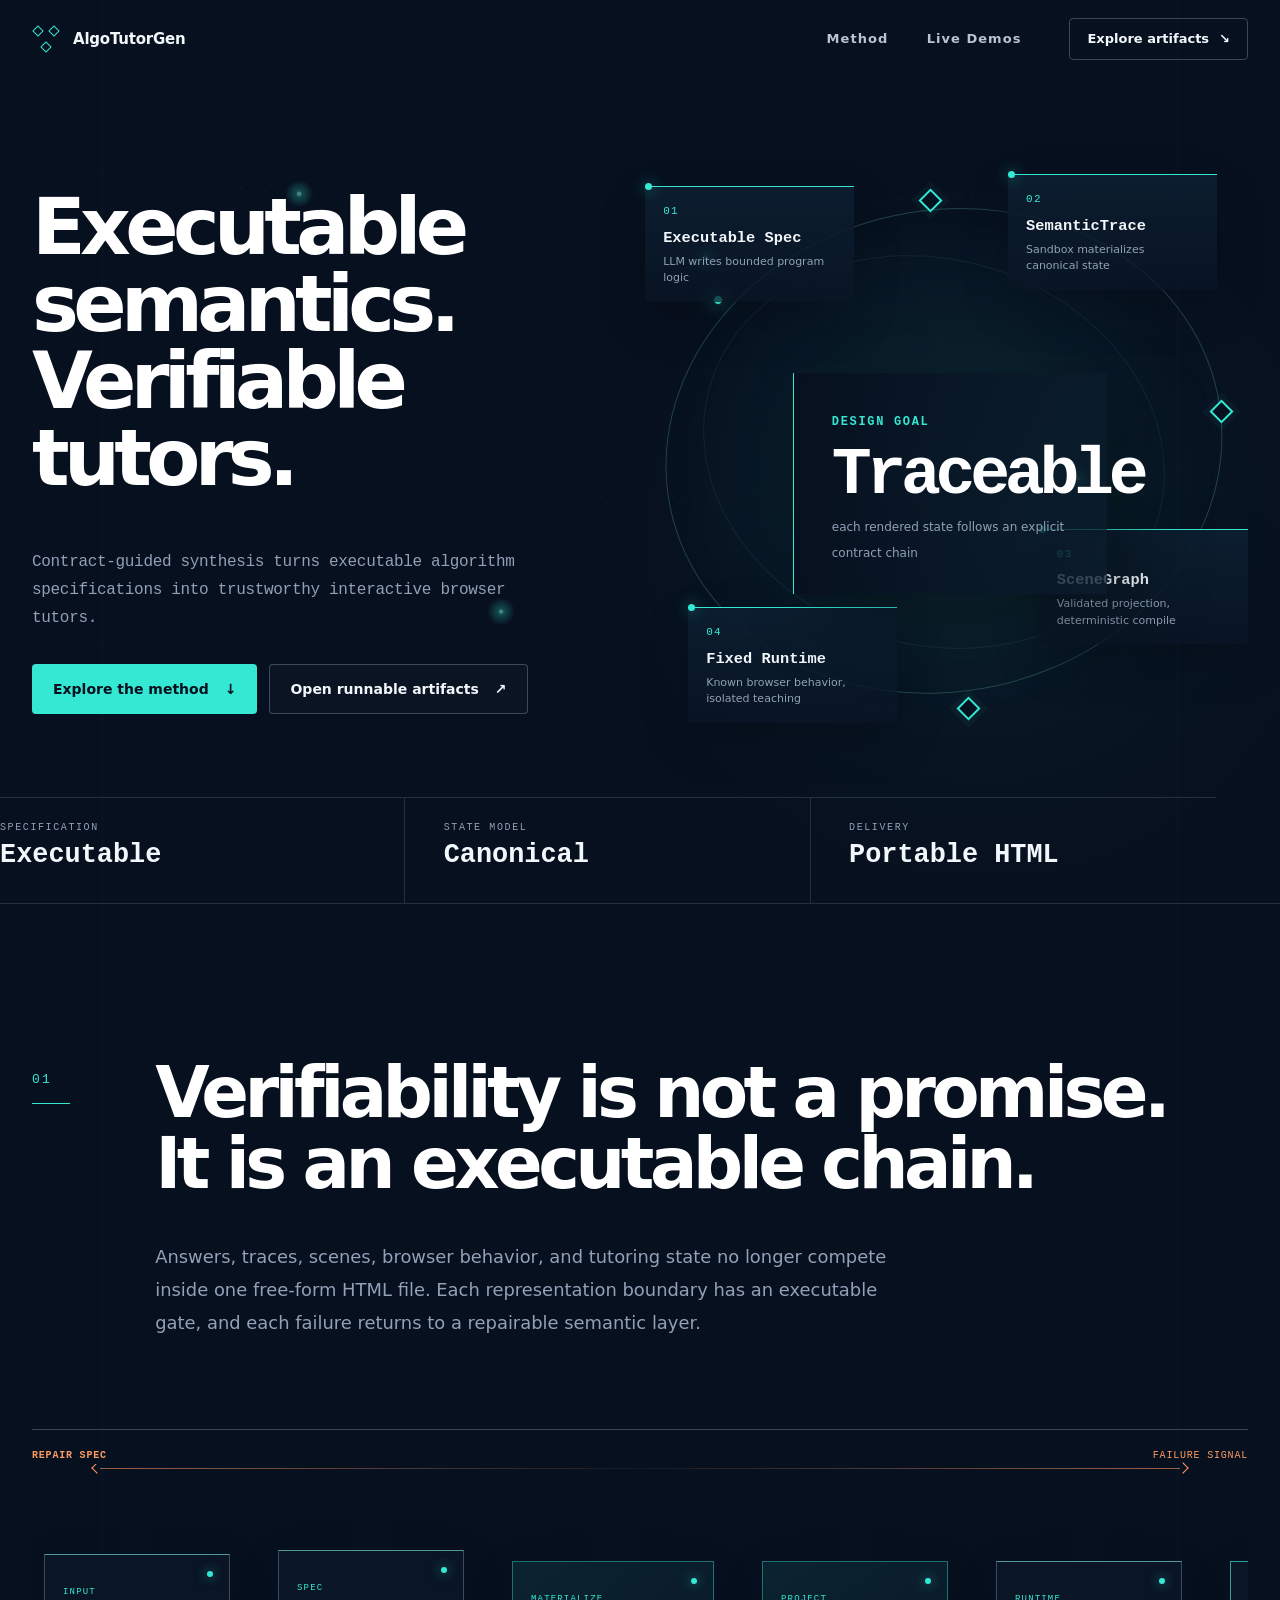
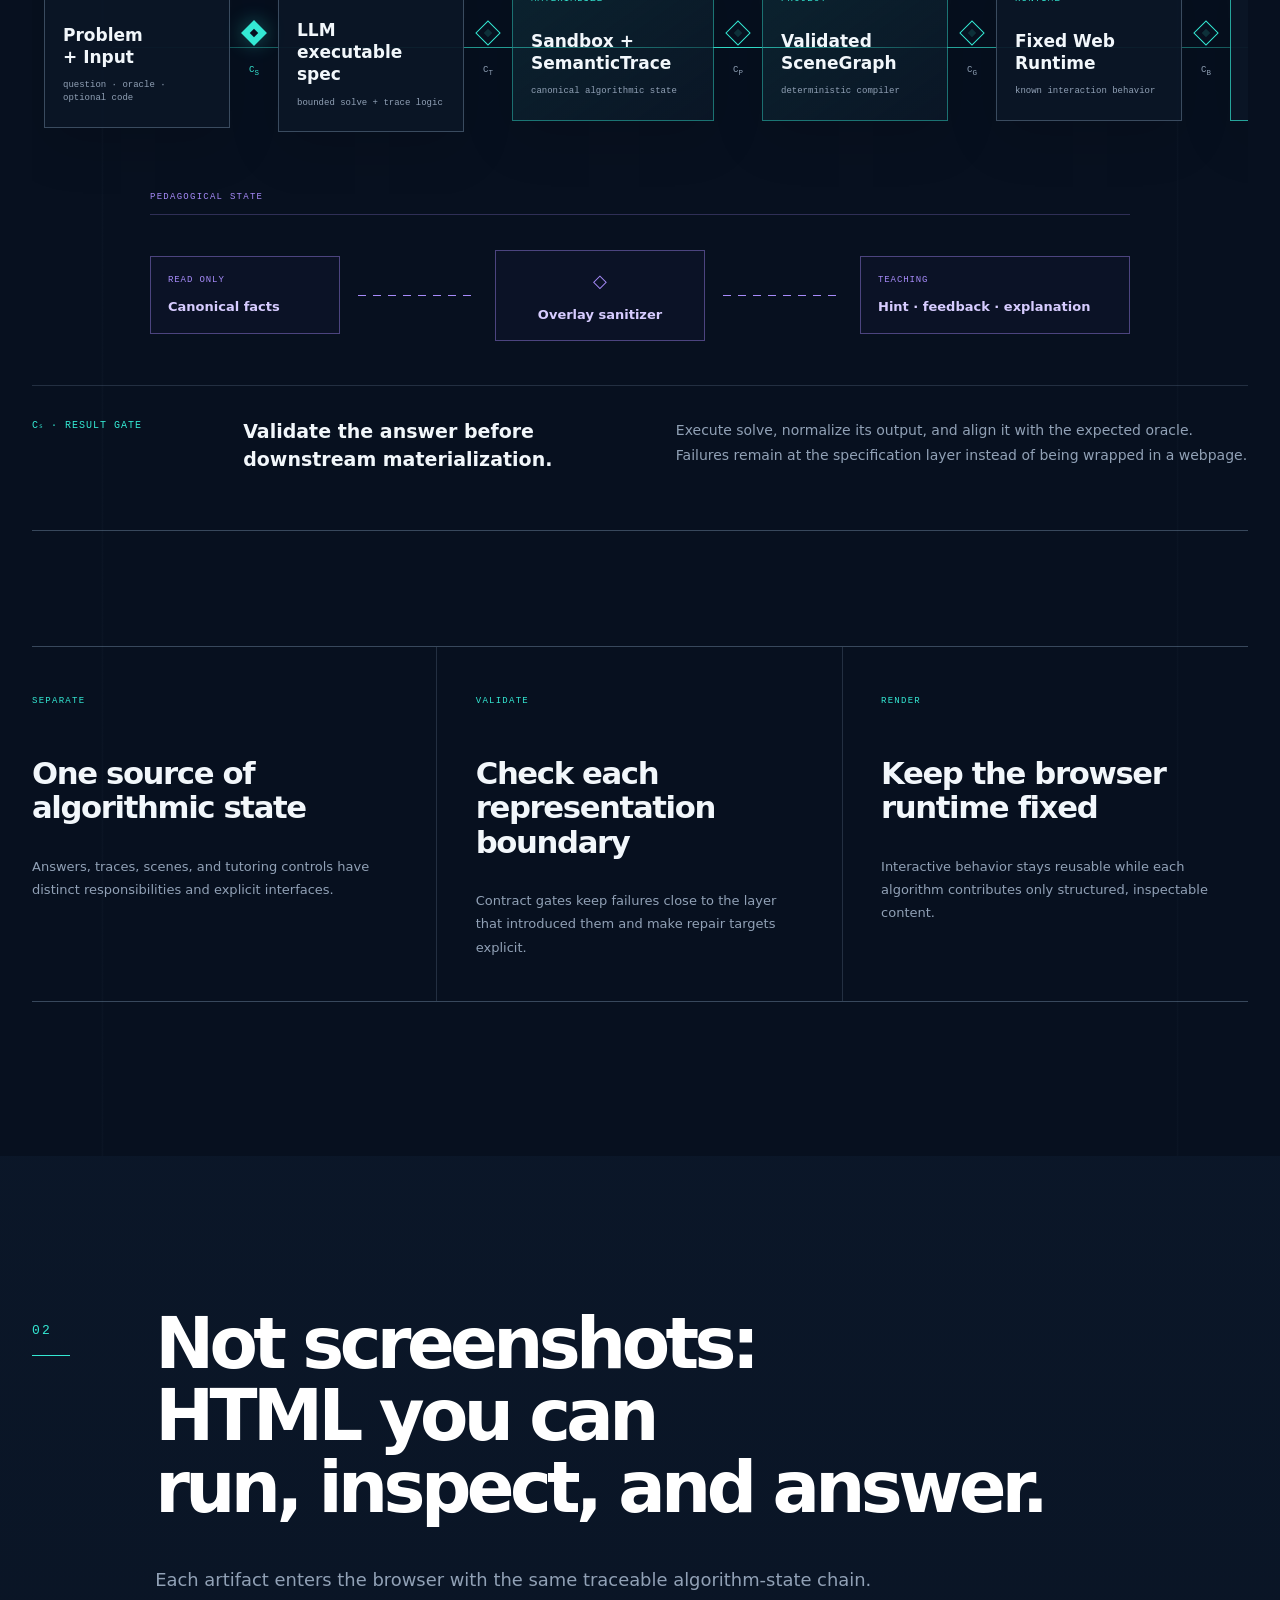
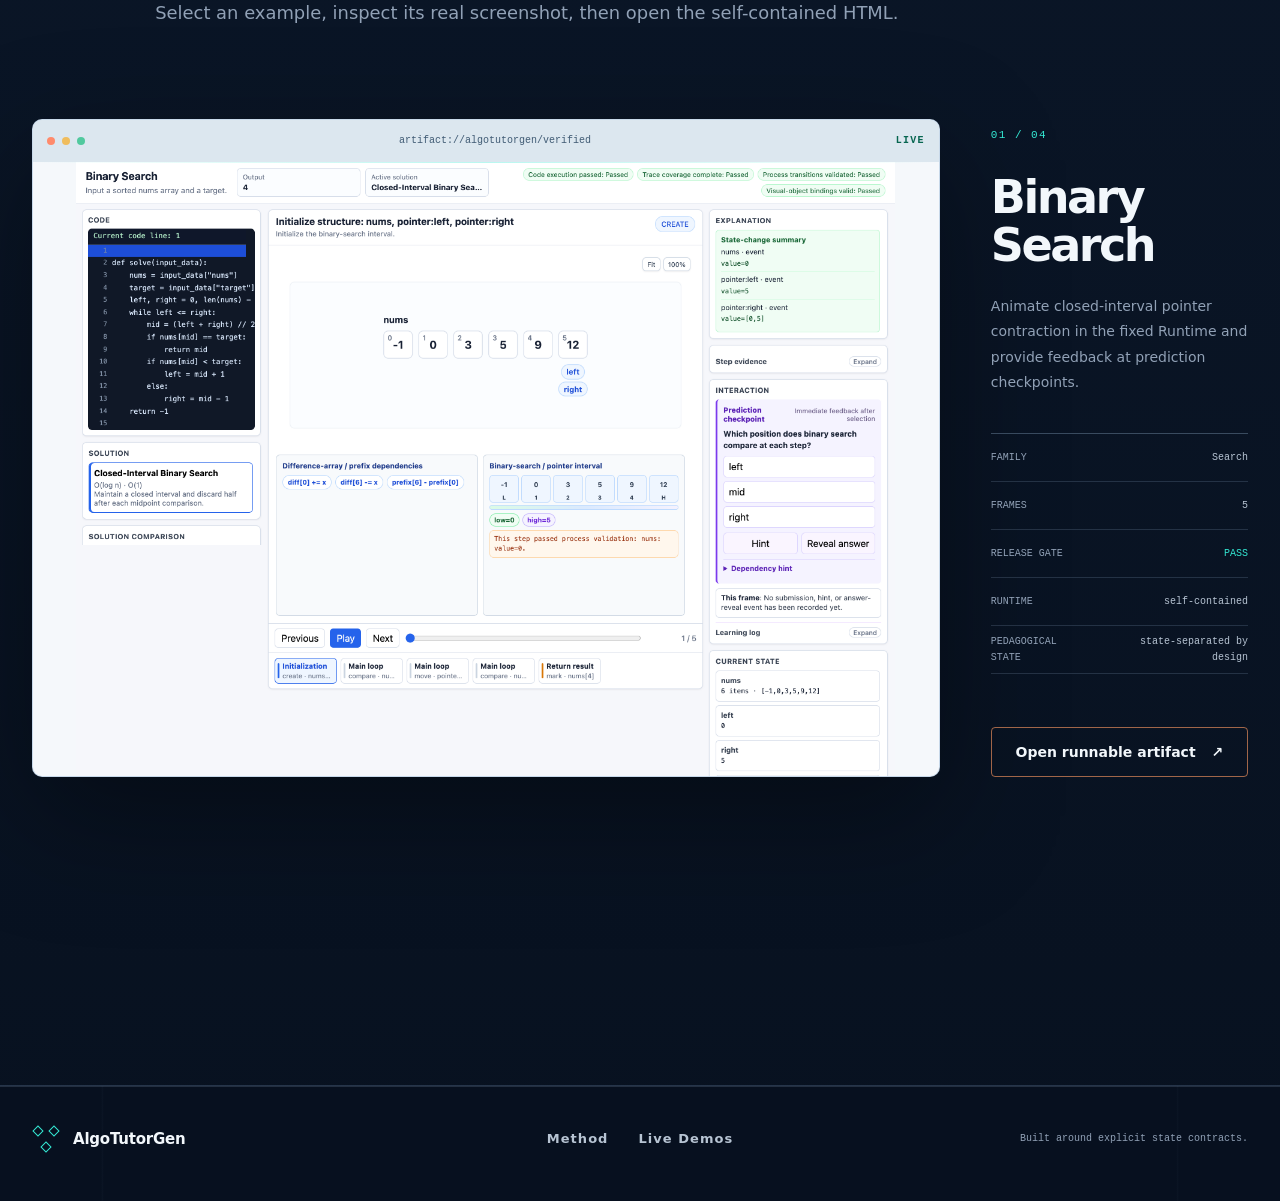
<file: index.html>
<!doctype html>
<html lang="en">
<head>
  <meta charset="utf-8">
  <meta name="viewport" content="width=device-width, initial-scale=1">
  <meta name="theme-color" content="#07101f">
  <meta name="robots" content="noindex, nofollow, noarchive, nosnippet">
  <meta name="referrer" content="no-referrer">
  <meta name="description" content="AlgoTutorGen turns executable algorithm specifications into interactive browser tutors. Explore the contract-guided workflow and four runnable HTML demos.">
  <meta property="og:type" content="website">
  <meta property="og:title" content="AlgoTutorGen">
  <meta property="og:description" content="Executable semantics. Interactive tutors. Explore the workflow and runnable demos.">
  <title>AlgoTutorGen · Interactive Algorithm Tutors</title>
  <link rel="icon" href="./favicon.ico">
  <link rel="stylesheet" href="./styles.css">
  <script>document.documentElement.classList.add('js');if(matchMedia('(prefers-reduced-motion: reduce)').matches)document.documentElement.classList.add('reduce-motion');</script>
</head>
<body>
  <a class="skip-link" href="#main">Skip to content</a>
  <div class="scroll-progress" aria-hidden="true"><span id="scroll-progress-bar"></span></div>

  <header class="site-header" id="top">
    <div class="header-inner">
      <a class="brand" href="#main" aria-label="AlgoTutorGen home">
        <span class="brand-mark" aria-hidden="true"><i></i><i></i><i></i></span>
        <span>AlgoTutorGen</span>
      </a>
      <nav class="desktop-nav" aria-label="Primary navigation">
        <a href="#method">Method</a>
        <a href="#artifacts">Live Demos</a>
      </nav>
      <div class="header-actions">
        <a class="header-action" href="#artifacts">Explore artifacts <span aria-hidden="true">↘</span></a>
        <button class="menu-toggle" type="button" aria-expanded="false" aria-controls="mobile-nav" aria-label="Open navigation menu">
          <span></span><span></span>
        </button>
      </div>
    </div>
    <nav class="mobile-nav" id="mobile-nav" aria-label="Mobile navigation" hidden>
      <a href="#method">Method</a>
      <a href="#artifacts">Live Demos</a>
    </nav>
  </header>

  <main id="main">
    <section class="hero" aria-labelledby="hero-title">
      <canvas id="trace-canvas" aria-hidden="true"></canvas>
      <div class="hero-grid page-shell">
        <div class="hero-copy" data-reveal>
          <h1 class="hero-title" id="hero-title">Executable semantics.<br>Verifiable tutors.</h1>
          <p class="hero-lede">Contract-guided synthesis turns executable algorithm specifications into trustworthy interactive browser tutors.</p>
          <div class="hero-actions">
            <a class="button button-primary" href="#method">Explore the method <span aria-hidden="true">↓</span></a>
            <a class="button button-ghost" href="#artifacts">Open runnable artifacts <span aria-hidden="true">↗</span></a>
          </div>
        </div>

        <div class="hero-visual" data-reveal>
          <div class="orbit-halo" aria-hidden="true"></div>
          <div class="contract-orbit" aria-label="Contract chain from an executable specification to a fixed Web Runtime">
            <div class="orbit-path" aria-hidden="true">
              <span class="trace-dot trace-dot-a"></span>
              <span class="trace-dot trace-dot-b"></span>
            </div>
            <div class="orbit-node orbit-node-spec">
              <span class="orbit-index">01</span>
              <strong>Executable Spec</strong>
              <small>LLM writes bounded program logic</small>
            </div>
            <span class="orbit-gate gate-a" aria-label="Result contract gate"></span>
            <div class="orbit-node orbit-node-trace">
              <span class="orbit-index">02</span>
              <strong>SemanticTrace</strong>
              <small>Sandbox materializes canonical state</small>
            </div>
            <span class="orbit-gate gate-b" aria-label="Trace contract gate"></span>
            <div class="orbit-node orbit-node-scene">
              <span class="orbit-index">03</span>
              <strong>SceneGraph</strong>
              <small>Validated projection, deterministic compile</small>
            </div>
            <span class="orbit-gate gate-c" aria-label="Scene contract gate"></span>
            <div class="orbit-node orbit-node-runtime">
              <span class="orbit-index">04</span>
              <strong>Fixed Runtime</strong>
              <small>Known browser behavior, isolated teaching</small>
            </div>
            <div class="design-card">
              <span class="design-label">DESIGN GOAL</span>
              <strong>Traceable</strong>
              <small>each rendered state follows an explicit contract chain</small>
            </div>
          </div>
        </div>
      </div>

      <dl class="feature-rail page-shell">
        <div><dt>specification</dt><dd>Executable</dd></div>
        <div><dt>state model</dt><dd>Canonical</dd></div>
        <div><dt>delivery</dt><dd>Portable HTML</dd></div>
      </dl>
    </section>

    <section id="method" class="section method-section" aria-labelledby="method-title">
      <div class="page-shell">
        <header class="section-heading method-heading" data-reveal>
          <span class="section-number" aria-hidden="true">01</span>
          <div>
            <h2 id="method-title">Verifiability is not a promise.<br>It is an executable chain.</h2>
            <p>Answers, traces, scenes, browser behavior, and tutoring state no longer compete inside one free-form HTML file. Each representation boundary has an executable gate, and each failure returns to a repairable semantic layer.</p>
          </div>
        </header>

        <div class="pipeline-shell" data-reveal>
          <div class="repair-loop" aria-hidden="true"><span>failure signal</span><i></i><b>repair spec</b></div>
          <div class="pipeline-scroll" tabindex="0" aria-label="Scroll horizontally to inspect the complete method chain">
            <div class="pipeline" aria-label="Method chain from a problem to interactive HTML">
              <div class="pipe-node pipe-input"><span>INPUT</span><strong>Problem<br>+ Input</strong><small>question · oracle · optional code</small></div>
              <button class="gate-button is-active" type="button" data-gate="result" aria-pressed="true" aria-label="Inspect the Result gate"><i></i><span>C<sub>S</sub></span></button>
              <div class="pipe-node"><span>SPEC</span><strong>LLM executable<br>spec</strong><small>bounded solve + trace logic</small></div>
              <button class="gate-button" type="button" data-gate="trace" aria-pressed="false" aria-label="Inspect the Trace gate"><i></i><span>C<sub>T</sub></span></button>
              <div class="pipe-node pipe-cyan"><span>MATERIALIZE</span><strong>Sandbox +<br>SemanticTrace</strong><small>canonical algorithmic state</small></div>
              <button class="gate-button" type="button" data-gate="process" aria-pressed="false" aria-label="Inspect the Process gate"><i></i><span>C<sub>P</sub></span></button>
              <div class="pipe-node pipe-cyan"><span>PROJECT</span><strong>Validated<br>SceneGraph</strong><small>deterministic compiler</small></div>
              <button class="gate-button" type="button" data-gate="scene" aria-pressed="false" aria-label="Inspect the Scene gate"><i></i><span>C<sub>G</sub></span></button>
              <div class="pipe-node"><span>RUNTIME</span><strong>Fixed Web<br>Runtime</strong><small>known interaction behavior</small></div>
              <button class="gate-button" type="button" data-gate="release" aria-pressed="false" aria-label="Inspect the Release gate"><i></i><span>C<sub>B</sub></span></button>
              <div class="pipe-node pipe-output"><span>ARTIFACT</span><strong>Interactive<br>HTML</strong><small>self-contained browser tutor</small></div>
            </div>
          </div>

          <div class="teaching-branch" aria-label="Read-only pedagogical-state branch">
            <span class="branch-label">PEDAGOGICAL STATE</span>
            <div class="branch-node"><small>READ ONLY</small><strong>Canonical facts</strong></div>
            <i aria-hidden="true"></i>
            <div class="branch-sanitizer"><span aria-hidden="true">◇</span><strong>Overlay sanitizer</strong></div>
            <i aria-hidden="true"></i>
            <div class="branch-node"><small>TEACHING</small><strong>Hint · feedback · explanation</strong></div>
          </div>

          <div class="gate-detail" id="gate-detail" aria-live="polite">
            <span>C<sub>S</sub> · RESULT GATE</span>
            <strong>Validate the answer before downstream materialization.</strong>
            <p>Execute <code>solve</code>, normalize its output, and align it with the expected oracle. Failures remain at the specification layer instead of being wrapped in a polished page.</p>
          </div>
        </div>

        <div class="principle-grid" data-reveal>
          <article>
            <span class="principle-code">SEPARATE</span>
            <strong>One source of algorithmic state</strong>
            <p>Answers, traces, scenes, and tutoring controls have distinct responsibilities and explicit interfaces.</p>
          </article>
          <article>
            <span class="principle-code">VALIDATE</span>
            <strong>Check each representation boundary</strong>
            <p>Contract gates keep failures close to the layer that introduced them and make repair targets explicit.</p>
          </article>
          <article>
            <span class="principle-code">RENDER</span>
            <strong>Keep the browser runtime fixed</strong>
            <p>Interactive behavior stays reusable while each algorithm contributes only structured, inspectable content.</p>
          </article>
        </div>
      </div>
    </section>

    <section id="artifacts" class="section artifacts-section" aria-labelledby="artifacts-title">
      <div class="page-shell">
        <header class="section-heading artifacts-heading" data-reveal>
          <span class="section-number" aria-hidden="true">02</span>
          <div>
            <h2 id="artifacts-title">Not screenshots: HTML you can<br>run, inspect, and answer.</h2>
            <p>Each artifact enters the browser with the same traceable algorithm-state chain. Select an example, inspect its real screenshot, then open the self-contained HTML.</p>
          </div>
        </header>

        <div class="artifact-stage" id="artifact-panel" role="tabpanel" aria-label="Selected runnable artifact" data-reveal>
          <div class="browser-frame">
            <div class="browser-chrome" aria-hidden="true">
              <span class="window-dot"></span><span class="window-dot"></span><span class="window-dot"></span>
              <div class="browser-address">artifact://algotutorgen/verified</div>
              <span class="browser-status">LIVE</span>
            </div>
            <div class="artifact-image-wrap">
              <img id="artifact-image" src="./assets/binary-search.png" alt="Interactive binary-search tutor screenshot" loading="lazy">
              <span class="image-scanline" aria-hidden="true"></span>
            </div>
          </div>

          <aside class="artifact-inspector" aria-label="Selected artifact details">
            <span class="artifact-index" id="artifact-index">01 / 04</span>
            <h3 id="artifact-title">Binary Search</h3>
            <p id="artifact-summary">Animate closed-interval pointer contraction in the fixed runtime and provide feedback at a prediction checkpoint.</p>
            <dl>
              <div><dt>family</dt><dd id="artifact-family">Search</dd></div>
              <div><dt>frames</dt><dd id="artifact-frames">5</dd></div>
              <div><dt>release gate</dt><dd class="pass">PASS</dd></div>
              <div><dt>runtime</dt><dd>self-contained</dd></div>
              <div><dt>pedagogical state</dt><dd>state-separated by design</dd></div>
            </dl>
            <a class="button button-outline-orange" id="artifact-link" href="./artifacts/binary-search.html" target="_blank" rel="noreferrer">Open runnable artifact <span aria-hidden="true">↗</span></a>
          </aside>
        </div>

        <div class="artifact-rail" role="tablist" aria-label="Runnable algorithm artifacts" data-reveal>
          <div class="artifact-tab is-active">
            <button type="button" role="tab" data-artifact="binary-search" aria-selected="true" aria-controls="artifact-panel" tabindex="0"><span>01</span><img src="./assets/binary-search.png" alt="" aria-hidden="true"><strong>Binary Search</strong><small>Search</small></button>
            <a href="./artifacts/binary-search.html" target="_blank" rel="noreferrer" aria-label="Open the Binary Search HTML directly">↗</a>
          </div>
          <div class="artifact-tab">
            <button type="button" role="tab" data-artifact="dijkstra" aria-selected="false" aria-controls="artifact-panel" tabindex="-1"><span>02</span><img src="./assets/dijkstra-shortest-path.png" alt="" aria-hidden="true"><strong>Dijkstra Shortest Path</strong><small>Graph</small></button>
            <a href="./artifacts/dijkstra-shortest-path.html" target="_blank" rel="noreferrer" aria-label="Open the Dijkstra Shortest Path HTML directly">↗</a>
          </div>
          <div class="artifact-tab">
            <button type="button" role="tab" data-artifact="unique-paths" aria-selected="false" aria-controls="artifact-panel" tabindex="-1"><span>03</span><img src="./assets/unique-paths.png" alt="" aria-hidden="true"><strong>Unique Paths</strong><small>Dynamic Programming</small></button>
            <a href="./artifacts/unique-paths.html" target="_blank" rel="noreferrer" aria-label="Open the Unique Paths HTML directly">↗</a>
          </div>
          <div class="artifact-tab">
            <button type="button" role="tab" data-artifact="trie" aria-selected="false" aria-controls="artifact-panel" tabindex="-1"><span>04</span><img src="./assets/trie-prefix-match.png" alt="" aria-hidden="true"><strong>Trie Prefix Match</strong><small>String / Tree</small></button>
            <a href="./artifacts/trie-prefix-match.html" target="_blank" rel="noreferrer" aria-label="Open the Trie Prefix Match HTML directly">↗</a>
          </div>
        </div>
      </div>
    </section>

  </main>

  <footer class="site-footer">
    <div class="page-shell footer-grid">
      <a class="brand" href="#top" aria-label="Return to the top"><span class="brand-mark" aria-hidden="true"><i></i><i></i><i></i></span><span>AlgoTutorGen</span></a>
      <nav aria-label="Footer navigation"><a href="#method">Method</a><a href="#artifacts">Live Demos</a></nav>
      <p>Built around explicit state contracts.</p>
    </div>
  </footer>

  <noscript><p class="noscript-note">The method overview and demo links remain readable without JavaScript. Enable it to inspect gates and explore artifacts.</p></noscript>
  <script defer src="./app.js"></script>
</body>
</html>
</file>
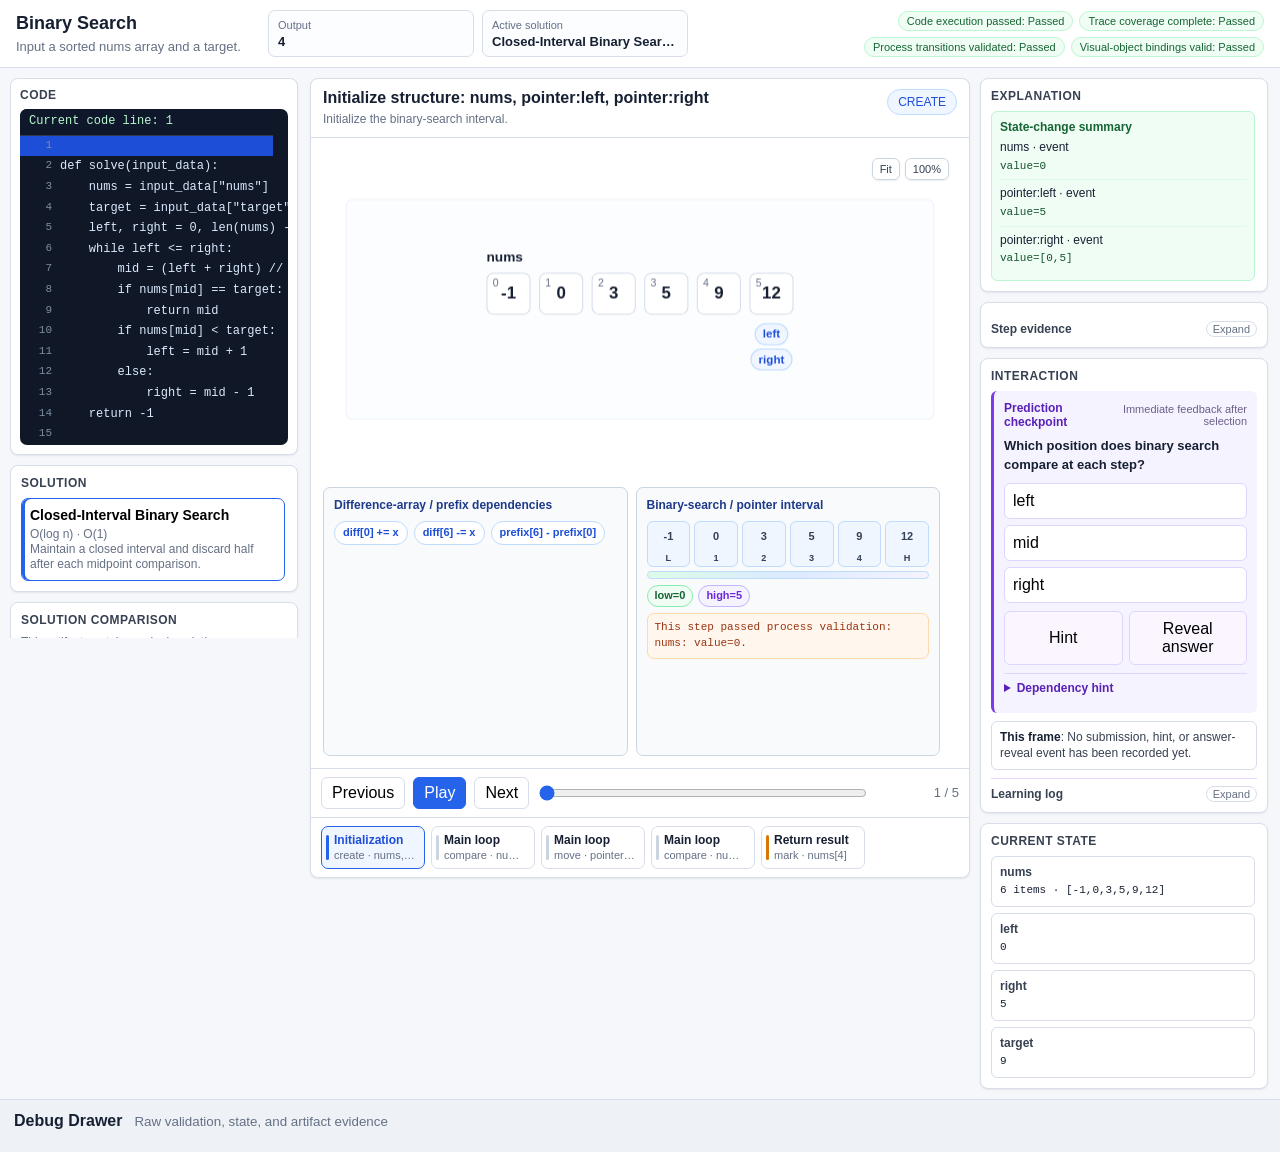
<file: artifacts/binary-search.html>
<!doctype html>
<html lang="en">
<head>
<meta charset="utf-8">
<meta name="viewport" content="width=device-width, initial-scale=1">
<meta name="robots" content="noindex, nofollow, noarchive, nosnippet">
<meta name="referrer" content="no-referrer">
<title>Binary Search</title>
<link rel="icon" href="../favicon.ico">
<style>
:root {
  --bg:#f6f7fb; --panel:#fff; --ink:#172033; --muted:#657085; --line:#d7deea;
  --blue:#2563eb; --green:#16a34a; --amber:#d97706; --red:#dc2626; --violet:#7c3aed;
  --shadow:0 1px 2px rgba(15,23,42,.08);
}
* { box-sizing:border-box; }
body { margin:0; font-family:-apple-system,BlinkMacSystemFont,"Segoe UI","Microsoft YaHei",sans-serif; color:var(--ink); background:var(--bg); }
button,input,textarea { font:inherit; }
.app { min-height:100vh; display:grid; grid-template-rows:auto 1fr auto; }
.topbar { background:#fff; border-bottom:1px solid var(--line); padding:10px 16px; display:grid; grid-template-columns:minmax(240px,1fr) minmax(260px,420px) auto; gap:12px; align-items:center; }
.top-title { min-width:0; }
h1 { margin:0; font-size:18px; letter-spacing:0; }
.subtitle { margin:5px 0 0; color:var(--muted); font-size:13px; }
.top-summary { display:grid; grid-template-columns:repeat(2,minmax(0,1fr)); gap:8px; min-width:0; }
.summary-card { border:1px solid var(--line); border-radius:7px; background:#fbfdff; padding:7px 9px; min-width:0; }
.summary-card span { display:block; color:var(--muted); font-size:11px; line-height:1.3; }
.summary-card strong { display:block; margin-top:2px; font-size:13px; overflow:hidden; text-overflow:ellipsis; white-space:nowrap; }
.badges { display:flex; flex-wrap:wrap; justify-content:flex-end; gap:6px; }
.badge { border:1px solid var(--line); border-radius:999px; padding:3px 8px; background:#fff; color:var(--muted); font-size:11px; }
.badge.ok { color:#166534; border-color:#bbf7d0; background:#f0fdf4; }
.badge.warn { color:#92400e; border-color:#fde68a; background:#fffbeb; }
.workspace { display:grid; grid-template-columns:minmax(280px,300px) minmax(660px,1fr) minmax(280px,300px); gap:10px; padding:10px; min-height:0; align-items:start; }
.col { display:grid; gap:10px; align-content:start; min-width:0; }
.task-col,.teaching-col { align-content:start; padding-right:2px; }
.task-col { max-height:min(560px, calc(100vh - 86px)); }
.task-col { overflow:auto; }
.teaching-col { overflow:visible; }
.panel { background:var(--panel); border:1px solid var(--line); border-radius:8px; box-shadow:var(--shadow); min-width:0; }
.section { padding:10px; }
.section h2 { margin:0 0 8px; color:#374151; font-size:12px; letter-spacing:.04em; text-transform:uppercase; }
.tabs { display:grid; gap:6px; max-height:160px; overflow:auto; padding-right:2px; }
.tab { border:1px solid var(--line); border-radius:7px; background:#fff; padding:8px; cursor:pointer; text-align:left; }
.tab.active { border-color:var(--blue); box-shadow:inset 3px 0 0 var(--blue); }
.tab strong { display:block; font-size:14px; }
.tab span { display:block; margin-top:4px; color:var(--muted); font-size:12px; line-height:1.25; }
.variant-compare { display:grid; gap:6px; min-width:0; max-width:100%; max-height:160px; overflow:auto; padding-right:2px; }
.variant-compare-card { border:1px solid var(--line); border-radius:7px; background:#fff; padding:8px; display:grid; gap:6px; min-width:0; max-width:100%; overflow-wrap:anywhere; }
.variant-compare-card.active { border-color:#86efac; background:#f0fdf4; }
.variant-compare-card > * { min-width:0; max-width:100%; }
.variant-compare-card strong { display:block; font-size:13px; color:#172033; }
.variant-compare-meta { display:grid; gap:4px; min-width:0; color:var(--muted); font-size:12px; line-height:1.35; }
.variant-compare-meta span { min-width:0; overflow-wrap:anywhere; }
.variant-compare-status { width:auto; justify-self:start; max-width:100%; min-width:0; border:1px solid #bbf7d0; border-radius:999px; padding:2px 7px; color:#166534; background:#f0fdf4; font-size:11px; overflow-wrap:anywhere; }
.variant-compare-status.warn { border-color:#fde68a; color:#92400e; background:#fffbeb; }
.variant-compare-card button { width:100%; border:1px solid #bfdbfe; border-radius:6px; background:#eff6ff; color:#1d4ed8; padding:6px 8px; cursor:pointer; text-align:center; }
.variant-compare-card button:focus-visible { outline:2px solid #2563eb; outline-offset:2px; }
pre { margin:0; white-space:pre-wrap; overflow:auto; font-size:12px; line-height:1.4; }
.jsonbox { max-height:120px; border:1px solid var(--line); border-radius:6px; padding:8px; background:#fbfdff; }
.jsonbox.compact { max-height:96px; }
.hero { height:clamp(460px,calc(100dvh - 20px),800px); min-height:0; display:grid; grid-template-rows:auto minmax(0,1fr) auto auto; }
.step-head { padding:10px 12px; border-bottom:1px solid var(--line); display:grid; grid-template-columns:1fr auto; gap:10px; }
.step-head h2 { margin:0; font-size:16px; }
.step-head p { margin:4px 0 0; color:var(--muted); font-size:12px; line-height:1.35; max-height:36px; overflow:auto; }
.pill { border-radius:999px; border:1px solid #bfdbfe; background:#eff6ff; color:#1d4ed8; padding:5px 10px; height:fit-content; font-size:12px; text-transform:uppercase; }
.canvas { padding:12px; overflow:hidden; min-height:0; height:auto; }
.stage-grid { height:100%; min-height:0; display:grid; grid-template-rows:minmax(0,1fr) minmax(160px,min(46%,300px)); gap:8px; }
.scene-fit { position:relative; width:100%; height:100%; overflow:hidden; min-width:0; min-height:0; cursor:grab; touch-action:none; }
.scene-fit.dragging { cursor:grabbing; }
.scene-fit.scroll-fit { overflow:auto; scrollbar-gutter:stable; }
.scene-fit.pan-scroll { overflow:auto; scrollbar-gutter:stable both-edges; }
.view-tools { position:absolute; top:8px; right:8px; z-index:8; display:flex; gap:5px; pointer-events:auto; }
.view-tools button { border:1px solid #cbd5e1; border-radius:6px; background:rgba(255,255,255,.92); color:#334155; padding:4px 7px; font-size:11px; cursor:pointer; box-shadow:0 1px 2px rgba(15,23,42,.08); }
.view-tools button:hover { border-color:#93c5fd; color:#1d4ed8; background:#eff6ff; }
.stage-supplement { min-height:0; overflow:auto; overscroll-behavior:contain; scrollbar-gutter:stable; display:grid; gap:8px; padding-right:2px; }
.stage-supplement:has(.support-dock) > .visual-quality-telemetry,
.stage-supplement:has(.support-dock) > #dependency-detail { display:none; }
.stage-supplement:has(.visual-card) > #dependency-detail { display:none; }
.spatial-wrap { display:grid; gap:6px; min-height:0; }
.spatial-stage { width:100%; height:clamp(240px,34vh,330px); border:1px solid var(--line); border-radius:8px; background:#0b1220; display:block; }
.spatial-label { color:var(--muted); font-size:12px; }
.spatial-fallback { color:#92400e; background:#fffbeb; border:1px solid #fde68a; border-radius:6px; padding:8px 10px; font-size:12px; }
.controls { border-top:1px solid var(--line); padding:8px 10px; display:grid; grid-template-columns:auto auto auto 1fr auto; gap:8px; align-items:center; }
.controls button { border:1px solid var(--line); background:#fff; border-radius:6px; padding:6px 10px; cursor:pointer; }
.controls .primary { border-color:var(--blue); background:var(--blue); color:#fff; }
.range { width:100%; accent-color:var(--blue); }
.counter { color:var(--muted); font-size:13px; min-width:86px; text-align:right; }
.timeline { border-top:1px solid var(--line); display:flex; gap:6px; padding:8px 10px; overflow-x:auto; }
.tick { position:relative; width:104px; min-width:104px; min-height:42px; border:1px solid var(--line); border-radius:7px; background:#fff; color:var(--muted); cursor:pointer; font-size:11px; text-align:left; padding:6px 7px 6px 12px; display:grid; gap:2px; align-content:center; }
.tick::before { content:''; position:absolute; left:4px; top:8px; bottom:8px; width:3px; border-radius:999px; background:#cbd5e1; }
.tick.keyframe::before { background:var(--amber); }
.tick.active { background:#eff6ff; border-color:var(--blue); color:#1d4ed8; }
.tick.active::before { background:var(--blue); }
.tick-label { color:#172033; font-size:12px; font-weight:700; line-height:1.2; overflow:hidden; text-overflow:ellipsis; white-space:nowrap; }
.tick.active .tick-label { color:#1d4ed8; }
.tick-op { color:var(--muted); font-size:11px; line-height:1.2; overflow:hidden; text-overflow:ellipsis; white-space:nowrap; }
.objects { display:grid; gap:10px; width:max-content; max-width:none; min-width:0; transform-origin:top left; }
.scene-scroll-surface { position:relative; width:100%; height:100%; min-width:100%; min-height:100%; }
.scene-scroll-surface > .objects,
.scene-fit > .objects { position:absolute; top:0; left:0; }
.scene-world { will-change:transform; }
.primary-scene { align-items:start; padding-top:56px; }
.compound-scene { width:min(760px,78vw); grid-template-columns:repeat(auto-fit,minmax(min(280px,100%),1fr)); align-items:start; gap:12px; }
.primitive-panel { min-width:0; max-width:100%; overflow:visible; border:1px solid #eef2f7; border-radius:7px; background:#fbfdff; padding:10px; }
.primary-scene > .primitive-panel { min-width:min(560px,74vw); min-height:210px; display:grid; align-content:center; justify-content:center; }
.primary-scene > .primitive-panel.primitive-graph,
.primary-scene > .primitive-panel.primitive-tree,
.primary-scene > .primitive-panel.primitive-recursion_tree,
.primary-scene > .primitive-panel.primitive-geometry,
.primary-scene > .primitive-panel.primitive-linked_list { min-width:min(760px,82vw); min-height:360px; }
.primary-scene.compound-scene > .primitive-panel { min-width:min(360px,42vw); min-height:180px; padding:8px; justify-content:stretch; }
.primary-scene.compound-scene > .primitive-panel.primitive-graph,
.primary-scene.compound-scene > .primitive-panel.primitive-tree,
.primary-scene.compound-scene > .primitive-panel.primitive-recursion_tree,
.primary-scene.compound-scene > .primitive-panel.primitive-geometry,
.primary-scene.compound-scene > .primitive-panel.primitive-linked_list { min-width:min(420px,46vw); min-height:240px; }
.primary-scene.compound-scene > .primitive-panel.primitive-matrix,
.primary-scene.compound-scene > .primitive-panel.primitive-array,
.primary-scene.compound-scene > .primitive-panel.primitive-string,
.primary-scene.compound-scene > .primitive-panel.primitive-string_list { min-width:min(300px,34vw); min-height:170px; }
.primary-scene.compound-scene .view-title { font-size:12px; margin-bottom:6px; }
.primary-scene.compound-scene .graph-svg,
.primary-scene.compound-scene .tree-svg,
.primary-scene.compound-scene .geometry-svg,
.primary-scene.compound-scene .heap-svg,
.primary-scene.compound-scene .cycle-list-svg { height:clamp(190px,28vh,260px); }
.primary-scene.compound-scene .array-wrap { width:100%; }
.primary-scene.compound-scene .array { width:100%; max-width:100%; }
.primary-scene.compound-scene .cell { min-width:38px; min-height:36px; }
.dock-grid .graph-svg,
.dock-grid .tree-svg,
.dock-grid .geometry-svg,
.dock-grid .heap-svg,
.dock-grid .cycle-list-svg { height:96px; }
.scene-fit > .semantic-anchor-band { position:absolute; top:10px; left:10px; z-index:6; }
.semantic-anchor-band { width:min(520px,54vw); max-height:72px; overflow:hidden; border:1px solid #bfdbfe; border-radius:8px; background:rgba(239,246,255,.96); padding:8px 10px; display:flex; flex-wrap:wrap; align-items:center; gap:7px; box-shadow:0 1px 4px rgba(15,23,42,.10); }
.semantic-anchor-label { color:#1e3a8a; font-size:12px; font-weight:800; margin-right:2px; }
.semantic-anchor-chip { border:1px solid #bfdbfe; border-radius:999px; background:#fff; color:#1d4ed8; padding:4px 9px; font-size:12px; font-weight:750; overflow-wrap:anywhere; }
.semantic-anchor-chip[target-kind="dependency"] { border-color:#fcd34d; background:#fffbeb; color:#92400e; }
.semantic-anchor-chip[target-kind="target"] { border-color:#93c5fd; background:#dbeafe; color:#1d4ed8; }
.support-dock { min-height:0; max-height:100%; overflow:auto; border:1px solid #e2e8f0; border-radius:7px; background:#f8fafc; padding:8px; scrollbar-gutter:stable; }
.support-dock h3,.raw-state-dock h3 { margin:0 0 6px; color:#475569; font-size:12px; }
.dock-grid { display:grid; grid-template-columns:repeat(auto-fit,minmax(min(180px,100%),1fr)); gap:8px; min-width:0; }
.dock-grid .primitive-panel { padding:7px; background:#fff; }
.dock-grid .view-title { font-size:12px; margin-bottom:5px; }
.raw-state-dock { min-height:0; max-height:84px; overflow:hidden; border:1px dashed #cbd5e1; border-radius:7px; background:#fff; padding:7px 8px; }
.raw-state-dock summary { color:#64748b; font-size:12px; }
.primitive-panel .view-title { font-size:13px; margin-bottom:8px; }
.view-title { margin:0 0 10px; font-size:15px; }
.frame-stage-card { width:min(520px,70vw); min-height:168px; display:grid; align-content:center; justify-items:center; gap:10px; border:1px solid #bfdbfe; border-radius:8px; background:#eff6ff; color:#1e3a8a; padding:18px; text-align:center; }
.primary-scene.compound-scene .frame-stage-card { width:100%; min-height:132px; padding:12px; }
.dock-grid .frame-stage-card { width:100%; min-height:56px; padding:8px; gap:4px; }
.frame-stage-card strong { font-size:20px; max-width:100%; overflow-wrap:anywhere; }
.primary-scene.compound-scene .frame-stage-card strong { font-size:16px; line-height:1.25; }
.dock-grid .frame-stage-card strong { font-size:12px; line-height:1.2; }
.frame-stage-card span { font-size:12px; color:#475569; overflow-wrap:anywhere; }
.answer-badge { position:absolute; top:10px; right:10px; z-index:6; max-width:min(320px,42vw); border:1px solid #86efac; border-radius:8px; background:rgba(240,253,244,.96); color:#14532d; padding:8px 10px; box-shadow:0 1px 4px rgba(15,23,42,.12); font-size:12px; line-height:1.35; overflow-wrap:anywhere; }
.answer-badge strong { display:block; margin-bottom:2px; color:#166534; font-size:12px; }
.array { display:flex; flex-wrap:wrap; gap:8px; align-items:flex-end; }
.array-wrap { display:grid; gap:8px; width:fit-content; max-width:100%; }
.cell { position:relative; min-width:42px; min-height:40px; border:1px solid var(--line); border-radius:7px; background:#fff; display:grid; place-items:center; font-weight:650; }
.primary-scene.compound-scene .array-wrap { width:100%; min-width:0; }
.primary-scene.compound-scene .array { width:100%; max-width:100%; min-width:0; }
.primary-scene.compound-scene .cell { min-width:38px; min-height:36px; }
.cell .idx { position:absolute; top:3px; left:5px; color:var(--muted); font-size:10px; font-weight:500; }
.pointer-row { display:grid; gap:8px; }
.pointer-slot { min-width:42px; min-height:24px; display:flex; flex-wrap:wrap; align-items:flex-start; justify-content:center; gap:3px; }
.primary-scene.compound-scene .pointer-row { display:flex; flex-wrap:wrap; width:100%; gap:6px; }
.primary-scene.compound-scene .pointer-slot { width:38px; min-width:38px; min-height:20px; }
.pointer-tag { border:1px solid #bfdbfe; background:#eff6ff; color:#1d4ed8; border-radius:999px; padding:2px 7px; font-size:11px; line-height:1.4; font-weight:650; }
.hot { border-color:var(--blue)!important; background:#eff6ff!important; color:#1d4ed8; }
.dep { border-color:var(--amber)!important; background:#fffbeb!important; }
.answer { border-color:var(--green)!important; background:#f0fdf4!important; }
.conflict { border-color:var(--red)!important; background:#fef2f2!important; }
.matrix { display:grid; gap:4px; width:fit-content; max-width:none; overflow:visible; }
.mcell { width:44px; height:34px; border:1px solid var(--line); border-radius:5px; background:#fff; display:grid; place-items:center; font-size:12px; font-weight:620; }
.mcell.pattern-dp-formula-substitution.role-dp-target { border-color:#2563eb; background:#dbeafe; color:#1d4ed8; }
.mcell.pattern-dp-formula-substitution.role-dp-dependency { border-color:#f59e0b; background:#fffbeb; }
.set-grid { display:grid; grid-template-columns:repeat(auto-fit,minmax(98px,1fr)); gap:8px; width:min(720px,78vw); max-width:100%; }
.set-card { min-height:52px; border:1px solid var(--line); border-radius:7px; background:#fff; padding:7px; display:grid; grid-template-columns:auto 1fr; gap:6px; align-items:center; }
.set-card.hot,.set-card.answer { border-color:#16a34a; background:#f0fdf4; }
.set-index { min-width:24px; height:24px; border-radius:999px; border:1px solid #cbd5e1; background:#f8fafc; color:#64748b; display:grid; place-items:center; font-size:11px; font-weight:700; }
.set-values { display:flex; flex-wrap:wrap; gap:4px; align-items:center; min-width:0; }
.set-token { min-width:26px; min-height:24px; border:1px solid #bfdbfe; border-radius:6px; background:#eff6ff; color:#1d4ed8; display:grid; place-items:center; padding:2px 6px; font-size:12px; font-weight:700; }
.set-empty { color:#94a3b8; font-size:12px; font-weight:700; }
.cell.pattern-string-window { border-color:#f59e0b; background:#fffbeb; }
.cell.pattern-string-alignment.role-cursor { border-color:#2563eb; background:#dbeafe; color:#1d4ed8; }
.stack { width:min(360px,100%); display:flex; flex-direction:column-reverse; gap:6px; }
.queue { max-width:100%; display:flex; flex-wrap:wrap; gap:8px; align-items:center; }
.stack-item { border:1px solid var(--line); border-radius:6px; padding:9px 10px; background:#fff; }
.mapgrid { display:grid; gap:6px; }
.maprow { display:grid; grid-template-columns:minmax(80px,130px) 1fr; gap:8px; align-items:start; border:1px solid var(--line); border-radius:6px; padding:7px 8px; background:#fff; }
.graph-svg { width:100%; height:clamp(300px,42vh,380px); border:1px solid var(--line); border-radius:8px; background:#fbfdff; }
.edge { stroke:#b8c1d1; stroke-width:1.6; }
.edge.matching-edge,.edge.accepted-edge { stroke:#16a34a; stroke-width:4; }
.edge.rejected-edge { stroke:#dc2626; stroke-width:3; stroke-dasharray:6 5; }
.node circle { fill:#fff; stroke:#94a3b8; stroke-width:2; }
.node.hot circle { fill:#dbeafe; stroke:var(--blue); stroke-width:3; }
.node.dep circle { fill:#fffbeb; stroke:var(--amber); }
.node.answer circle { fill:#dcfce7; stroke:var(--green); }
.node.role-answer circle,.node.pattern-answer-projection circle { fill:#dcfce7; stroke:var(--green); stroke-width:3; }
.node.pattern-graph-frontier circle { stroke:#0f766e; stroke-width:3; }
.node.pattern-graph-path-highlight circle,.node.pattern-backtracking-choice circle { stroke:#16a34a; stroke-width:3; }
.node.pattern-backtracking-undo circle { stroke:#dc2626; stroke-dasharray:4 3; }
.edge.hot,.edge.dep,.edge.pattern-graph-relax-edge { stroke:#f59e0b; stroke-width:3; }
.edge.answer,.edge.pattern-graph-path-highlight,.edge.pattern-network-flow-augmenting-path { stroke:#16a34a; stroke-width:3; }
.edge.role-answer,.edge.pattern-answer-projection { stroke:#16a34a; stroke-width:3.2; }
.edge.pattern-network-flow-edge-label { stroke:#2563eb; stroke-width:2.4; }
.edge-label { fill:#334155; font-size:12px; font-weight:700; paint-order:stroke; stroke:#fff; stroke-width:3px; }
.flow-bottleneck-label rect { fill:#f0fdf4; stroke:#16a34a; stroke-width:1.2; rx:7; }
.flow-bottleneck-label text { fill:#166534; font-size:11px; font-weight:800; paint-order:stroke; stroke:#fff; stroke-width:2px; }
.return-bubble rect { fill:#f0fdf4; stroke:#16a34a; stroke-width:1.2; rx:7; }
.return-bubble text { fill:#166534; font-size:11px; font-weight:700; }
.tree-svg,.geometry-svg { width:100%; height:clamp(300px,42vh,380px); border:1px solid var(--line); border-radius:8px; background:#fbfdff; }
.geo-axis { stroke:#e5e7eb; stroke-width:1; }
.geo-segment { stroke:#64748b; stroke-width:2; fill:none; }
.geo-hull { stroke:#16a34a; stroke-width:2.4; fill:none; }
.geo-sweep { stroke:#dc2626; stroke-width:2; stroke-dasharray:6 5; }
.geo-candidate-point circle { fill:#dbeafe; stroke:#2563eb; stroke-width:3; r:10; }
.geo-hull-ghost-svg circle { fill:#f8fafc; stroke:#94a3b8; stroke-width:2; stroke-dasharray:4 3; opacity:.82; }
.geo-cross-vector { stroke:#dc2626; stroke-width:2.4; marker-end:url(#geo-arrowhead); }
.geo-cross-label { fill:#b91c1c; font-size:12px; font-weight:800; paint-order:stroke; stroke:#fff; stroke-width:3px; }
.heap { display:grid; gap:10px; justify-items:center; width:fit-content; max-width:100%; }
.heap-level { display:flex; gap:8px; justify-content:center; }
.linked-list-view { display:flex; align-items:center; gap:8px; min-width:max-content; padding:8px 2px 16px; }
.linked-node-wrap { display:grid; justify-items:center; gap:5px; }
.pointer-badges { min-height:22px; display:flex; flex-wrap:wrap; gap:4px; justify-content:center; }
.pointer-badge { border:1px solid #bfdbfe; border-radius:999px; background:#eff6ff; color:#1d4ed8; padding:1px 6px; font-size:11px; font-weight:700; }
.linked-node { min-width:54px; min-height:42px; border:1px solid var(--line); border-radius:7px; background:#fff; display:grid; place-items:center; font-weight:700; padding:4px 8px; }
.linked-arrow { color:#64748b; font-size:18px; font-weight:800; }
.linked-arrow.ghost { color:#dc2626; text-decoration:line-through; opacity:.78; }
.linked-arrow.cycle { color:#7c3aed; }
.cycle-list-svg { width:100%; height:clamp(300px,42vh,380px); border:1px solid var(--line); border-radius:8px; background:#fbfdff; }
.cycle-edge { stroke:#64748b; stroke-width:2.2; fill:none; marker-end:url(#cycle-arrowhead); }
.cycle-edge.cycle { stroke:#7c3aed; stroke-width:3; stroke-dasharray:7 5; }
.cycle-node circle { fill:#fff; stroke:#94a3b8; stroke-width:2.4; }
.cycle-node.hot circle { fill:#dbeafe; stroke:#2563eb; stroke-width:3.2; }
.cycle-token { fill:#1d4ed8; font-size:11px; font-weight:800; paint-order:stroke; stroke:#fff; stroke-width:3px; }
.math-bit-panel { border:1px solid #dbeafe; border-radius:7px; background:#eff6ff; padding:9px 10px; display:grid; gap:8px; }
.math-bit-panel h3 { margin:0; color:#1e3a8a; font-size:12px; }
.math-bit-grid { display:grid; gap:7px; }
.gcd-chain,.fast-power-row { display:flex; flex-wrap:wrap; align-items:center; gap:6px; color:#172033; font-size:12px; }
.math-token { border:1px solid #bfdbfe; border-radius:999px; background:#fff; color:#1d4ed8; padding:2px 8px; font-weight:700; }
.gcd-hero { width:min(760px,82vw); min-height:260px; display:grid; align-content:center; gap:14px; border:1px solid #bfdbfe; border-radius:8px; background:#f8fbff; padding:22px; }
.gcd-formula-line { display:flex; flex-wrap:wrap; align-items:center; gap:8px; font-family:ui-monospace,SFMono-Regular,Menlo,Consolas,monospace; font-size:24px; font-weight:800; color:#172033; }
.gcd-formula-line .remainder { border:2px solid #f59e0b; background:#fffbeb; color:#92400e; border-radius:8px; padding:2px 8px; }
.gcd-transition { display:flex; flex-wrap:wrap; align-items:center; gap:8px; color:#1e3a8a; font-size:15px; font-weight:750; }
.gcd-backsub { border:1px solid #c7d2fe; border-radius:7px; background:#eef2ff; color:#312e81; padding:8px 10px; font-size:13px; line-height:1.4; }
.bit-row { display:grid; grid-template-columns:64px 1fr; gap:7px; align-items:center; color:#172033; font-size:12px; }
.bit-cells { display:flex; gap:3px; }
.bit-cell { width:22px; height:24px; border:1px solid #cbd5e1; border-radius:5px; background:#fff; display:grid; place-items:center; font-family:ui-monospace,SFMono-Regular,Menlo,Consolas,monospace; font-size:12px; font-weight:700; }
.bit-cell.on { border-color:#2563eb; background:#dbeafe; color:#1d4ed8; }
.sieve-grid { display:flex; flex-wrap:wrap; gap:5px; }
.sieve-num { width:30px; height:28px; border:1px solid #cbd5e1; border-radius:6px; background:#fff; display:grid; place-items:center; font-size:12px; font-weight:700; }
.sieve-num.prime { border-color:#16a34a; background:#f0fdf4; color:#166534; }
.sieve-num.composite { color:#94a3b8; text-decoration:line-through; background:#f8fafc; }
.dependency-flow { display:grid; gap:7px; margin-top:10px; max-width:100%; min-width:0; border:1px solid #fed7aa; border-radius:7px; background:#fff7ed; padding:9px 10px; }
.dependency-flow h3 { margin:0; color:#9a3412; font-size:12px; letter-spacing:0; }
.dependency-edge { display:flex; flex-wrap:wrap; align-items:center; gap:6px; min-width:0; color:#7c2d12; font-size:12px; line-height:1.45; overflow-wrap:anywhere; }
.dependency-node { min-width:0; max-width:100%; border:1px solid var(--line); border-radius:999px; padding:2px 8px; background:#fff; color:#172033; overflow-wrap:anywhere; }
.dependency-node.dep { border-color:#fcd34d; background:#fffbeb; color:#92400e; }
.dependency-node.target { border-color:#86efac; background:#f0fdf4; color:#166534; }
.dependency-arrow { color:#c2410c; font-weight:700; }
.dependency-detail { border:1px solid #c7d2fe; border-radius:7px; background:#eef2ff; color:#312e81; padding:9px 10px; font-size:12px; line-height:1.45; overflow-wrap:anywhere; }
.dependency-detail strong { display:block; margin-bottom:5px; color:#1e1b4b; font-size:12px; }
.dependency-detail p { margin:3px 0; }
.visual-patterns { display:grid; grid-template-columns:repeat(auto-fit,minmax(min(220px,100%),1fr)); gap:8px; margin-top:10px; min-width:0; }
.visual-card { border:1px solid #dbeafe; border-radius:7px; background:#eff6ff; padding:9px 10px; color:#172033; font-size:12px; line-height:1.45; overflow-wrap:anywhere; }
.visual-card strong { display:block; margin-bottom:5px; color:#1e3a8a; font-size:12px; }
.visual-card code { display:block; margin-top:4px; color:#1e3a8a; white-space:pre-wrap; font-family:ui-monospace,SFMono-Regular,Menlo,Consolas,monospace; font-size:11px; }
.visual-chip-row { display:flex; flex-wrap:wrap; gap:5px; margin-top:5px; }
.visual-chip { border:1px solid #bfdbfe; border-radius:999px; background:#fff; padding:2px 7px; color:#1d4ed8; font-size:11px; }
.binary-pointer-panel,.digit-dp-card,.monotonic-stack-panel,.heap-sift-panel,.graph-metric-overlay,.tree-dp-overlay,.dp-dependency-window,.string-specialized-card,.fenwick-lowbit-panel,.sparse-table-blocks,.diff-prefix-panel,.geometry-relation-card,.network-augmenting-path-panel { background:#f8fafc; border-color:#cbd5e1; }
.dp-window-grid { display:grid; grid-template-columns:repeat(auto-fit,minmax(72px,1fr)); gap:6px; margin-top:6px; }
.dp-window-cell { min-height:38px; border:1px solid #d7deea; border-radius:6px; background:#fff; display:grid; gap:2px; place-items:center; font-size:11px; font-weight:700; }
.dp-current-cell { border-color:#2563eb; background:#dbeafe; color:#1d4ed8; }
.dp-dependency-arrow { display:inline-flex; align-items:center; gap:4px; color:#92400e; font-weight:700; }
.string-specialized-tracks,.range-hop-row,.sparse-block-row,.diff-impact-row,.augmenting-path-chain,.flow-delta-row { display:flex; flex-wrap:wrap; gap:6px; align-items:center; margin-top:6px; }
.string-track { border:1px solid #bfdbfe; border-radius:7px; background:#fff; padding:5px 7px; display:grid; gap:3px; min-width:110px; }
.kmp-fallback-arc,.rolling-hash-track,.z-box-band,.manacher-radius-arc { border:1px solid #fed7aa; border-radius:999px; background:#fff7ed; color:#9a3412; padding:5px 10px; font-size:12px; font-weight:800; }
.z-box-band { border-color:#fb923c; background:#ffedd5; }
.manacher-radius-arc { border-color:#c084fc; background:#f5f3ff; color:#6d28d9; }
.fenwick-hop-arrow,.sparse-query-block,.diff-impact-point,.flow-delta-pill { border:1px solid #bfdbfe; border-radius:999px; background:#fff; color:#1d4ed8; padding:3px 8px; font-size:11px; font-weight:700; }
.geometry-relation-row { display:flex; flex-wrap:wrap; gap:6px; align-items:center; margin-top:6px; }
.cross-turn-badge { border:1px solid #fecaca; border-radius:999px; background:#fef2f2; color:#b91c1c; padding:3px 8px; font-size:11px; font-weight:700; }
.geo-cross-arrow { color:#dc2626; font-weight:800; }
.hull-ghost-point { border:1px dashed #94a3b8; border-radius:999px; background:#f8fafc; color:#64748b; padding:3px 8px; font-size:11px; }
.bottleneck-badge { border:1px solid #86efac; border-radius:999px; background:#f0fdf4; color:#166534; padding:3px 8px; font-size:11px; font-weight:700; }
.graph-node-inline-metrics { fill:#475569; font-size:10px; font-weight:700; paint-order:stroke; stroke:#fff; stroke-width:3px; }
.visual-quality-telemetry { display:none; border:1px dashed #cbd5e1; border-radius:7px; background:#fff; color:#64748b; padding:6px 8px; font-size:11px; flex-wrap:wrap; gap:6px; }
.visual-quality-telemetry .visual-chip { color:#475569; border-color:#d7deea; background:#f8fafc; }
.pointer-track { display:grid; grid-template-columns:repeat(var(--slot-count, 8), minmax(30px,1fr)); gap:4px; margin-top:6px; align-items:end; }
.pointer-slot-cell { min-height:46px; border:1px solid #d7deea; border-radius:6px; background:#fff; display:grid; grid-template-rows:1fr auto; place-items:center; font-size:11px; font-weight:700; color:#334155; position:relative; overflow:hidden; }
.pointer-slot-cell.excluded { background:#f1f5f9; color:#94a3b8; }
.pointer-slot-cell.in-range { border-color:#bfdbfe; background:#eff6ff; }
.search-interval-band { grid-column:span var(--slot-count, 8); height:8px; border-radius:999px; background:linear-gradient(90deg,#dcfce7,#dbeafe,#f5f3ff); border:1px solid #bfdbfe; }
.pointer-marker-row { display:flex; flex-wrap:wrap; gap:5px; margin-top:6px; }
.pointer-marker { border:1px solid #bfdbfe; border-radius:999px; background:#fff; padding:2px 7px; font-size:11px; font-weight:700; }
.marker-low { border-color:#86efac; color:#166534; background:#f0fdf4; }
.marker-mid { border-color:#93c5fd; color:#1d4ed8; background:#eff6ff; }
.marker-high { border-color:#c4b5fd; color:#6d28d9; background:#f5f3ff; }
.digit-dp-state { display:grid; grid-template-columns:repeat(auto-fit,minmax(86px,1fr)); gap:6px; margin-top:6px; }
.digit-dp-pill { border:1px solid #bfdbfe; border-radius:7px; background:#fff; padding:6px 7px; display:grid; gap:2px; }
.digit-dp-pill span { color:#64748b; font-size:10px; text-transform:uppercase; }
.digit-dp-pill strong { color:#1e3a8a; font-size:13px; }
.digit-row { display:flex; flex-wrap:wrap; gap:4px; margin-top:6px; }
.digit-cell { width:28px; height:28px; border:1px solid #cbd5e1; border-radius:6px; background:#fff; display:grid; place-items:center; font-weight:700; }
.digit-cell.hot { border-color:#2563eb; background:#dbeafe; color:#1d4ed8; }
.mono-layout { display:grid; grid-template-columns:minmax(0,1fr) minmax(92px,150px); gap:8px; align-items:start; }
.mono-array { display:flex; flex-wrap:wrap; gap:5px; }
.mono-cell { min-width:32px; min-height:34px; border:1px solid #d7deea; border-radius:6px; background:#fff; display:grid; place-items:center; font-weight:700; position:relative; }
.mono-cell.current { border-color:#2563eb; background:#dbeafe; color:#1d4ed8; }
.mono-stack { display:grid; gap:4px; align-content:end; }
.mono-stack-item { border:1px solid #fcd34d; border-radius:6px; background:#fffbeb; padding:4px 6px; font-size:11px; color:#92400e; }
.stack-pop-arrow { margin-top:6px; color:#c2410c; font-weight:700; font-size:12px; }
.heap-sift-row { display:flex; flex-wrap:wrap; align-items:center; gap:5px; margin-top:6px; }
.heap-sift-node { min-width:30px; min-height:30px; border:1px solid #cbd5e1; border-radius:999px; background:#fff; display:grid; place-items:center; font-size:12px; font-weight:700; }
.heap-sift-path { border-color:#2563eb; background:#dbeafe; color:#1d4ed8; }
.heap-svg { width:100%; height:clamp(300px,42vh,380px); border:1px solid var(--line); border-radius:8px; background:#fbfdff; }
.heap-edge { stroke:#94a3b8; stroke-width:2; }
.heap-edge.heap-sift-path { stroke:#2563eb; stroke-width:3.2; }
.heap-node circle { fill:#fff; stroke:#94a3b8; stroke-width:2.4; }
.heap-node.hot circle,.heap-node.heap-sift-path circle { fill:#dbeafe; stroke:#2563eb; stroke-width:3.2; }
.kruskal-edge-track,.backtracking-track,.bitmask-transition-track { display:flex; flex-wrap:wrap; gap:6px; align-items:center; margin-top:6px; }
.kruskal-edge-pill,.backtracking-pill,.bitmask-pill { border:1px solid #cbd5e1; border-radius:999px; background:#fff; color:#334155; padding:4px 8px; font-size:11px; font-weight:750; }
.kruskal-edge-pill.current { border-color:#93c5fd; background:#eff6ff; color:#1d4ed8; }
.kruskal-edge-pill.accept { border-color:#86efac; background:#f0fdf4; color:#166534; }
.kruskal-edge-pill.reject { border-color:#fecaca; background:#fef2f2; color:#991b1b; }
.graph-metric-grid,.tree-dp-grid { display:grid; grid-template-columns:repeat(auto-fit,minmax(92px,1fr)); gap:5px; margin-top:6px; }
.graph-node-metric,.tree-dp-badge { border:1px solid #d7deea; border-radius:7px; background:#fff; padding:5px 6px; font-size:11px; line-height:1.35; }
.graph-node-metric strong,.tree-dp-badge strong { display:block; color:#172033; font-size:12px; margin:0 0 2px; }
.relax-formula { margin-top:6px; border:1px solid #fed7aa; border-radius:7px; background:#fff7ed; color:#9a3412; padding:6px 7px; font-family:ui-monospace,SFMono-Regular,Menlo,Consolas,monospace; font-size:11px; overflow-wrap:anywhere; }
.frontier-dock { display:flex; flex-wrap:wrap; gap:5px; margin-top:6px; }
.frontier-dock .visual-chip { border-color:#99f6e4; color:#0f766e; background:#f0fdfa; }
.string-alignment { display:grid; gap:4px; overflow-x:auto; padding-bottom:2px; }
.string-row { display:flex; gap:4px; align-items:center; min-height:28px; }
.string-row-label { width:52px; flex:0 0 52px; color:#475569; font-weight:700; }
.visual-char { width:26px; height:24px; border:1px solid #cbd5e1; border-radius:5px; background:#fff; display:grid; place-items:center; font-weight:700; }
.visual-char.window { border-color:#f59e0b; background:#fffbeb; }
.visual-char.cursor { border-color:#2563eb; background:#dbeafe; color:#1d4ed8; }
.clickable-object { cursor:pointer; }
.clickable-object:hover { outline:2px solid #60a5fa; outline-offset:1px; }
.code-panel { padding:9px; }
.code-panel h2 { margin-bottom:7px; }
.code { max-width:100%; background:#101827; color:#dbeafe; border-radius:7px; overflow:auto; scrollbar-gutter:stable; }
.code pre { overflow:auto; }
.code-sync { display:flex; align-items:center; gap:8px; padding:5px 9px; border-bottom:1px solid rgba(148,163,184,.25); background:#0f172a; color:#bfdbfe; font-family:ui-monospace,SFMono-Regular,Menlo,Consolas,monospace; font-size:12px; line-height:1.3; }
.code-sync.ok { color:#bbf7d0; }
.code-sync.warn { color:#fde68a; background:#1f2937; }
.line { display:grid; grid-template-columns:28px minmax(max-content,1fr); gap:8px; width:max-content; min-width:100%; padding:1px 8px 1px 4px; font-family:ui-monospace,SFMono-Regular,Menlo,Consolas,monospace; font-size:12px; line-height:1.55; }
.lineno { color:#7f8ea3; text-align:right; font-size:11px; user-select:none; }
.code-text { min-width:max-content; white-space:pre; }
.line.active { background:#1d4ed8; color:#fff; }
.line.fallback { background:#1f2937; color:#cbd5e1; }
.line.fallback .lineno { color:#fde68a; }
.state-grid { display:grid; gap:6px; overflow:visible; padding-right:2px; }
.state-row { border:1px solid var(--line); border-radius:6px; padding:8px; background:#fff; }
.state-row strong { display:block; margin-bottom:4px; color:#374151; font-size:12px; }
.state-row code { display:block; color:#172033; overflow-wrap:anywhere; font-family:ui-monospace,SFMono-Regular,Menlo,Consolas,monospace; font-size:11px; line-height:1.35; }
.interaction { border-left:3px solid var(--violet); background:#f5f3ff; padding:10px; border-radius:6px; }
.interaction button { display:block; width:100%; margin:6px 0; border:1px solid #ddd6fe; background:#fff; border-radius:6px; padding:8px; text-align:left; cursor:pointer; }
.interaction button:focus-visible { outline:2px solid #7c3aed; outline-offset:2px; }
.interaction input { width:100%; min-width:0; padding:8px; border:1px solid var(--line); border-radius:6px; background:#fff; }
.checkpoint-prompt { display:block; margin:0 0 8px; color:#172033; font-size:13px; line-height:1.45; }
.checkpoint-meta { display:flex; align-items:center; justify-content:space-between; gap:8px; margin-bottom:8px; color:#5b21b6; font-size:12px; }
.checkpoint-meta span { font-weight:800; }
.checkpoint-meta small { color:#6d5f89; font-size:11px; text-align:right; }
.checkpoint-option.selected { border-color:#7c3aed; background:#ede9fe; color:#4c1d95; }
.checkpoint-option.correct { border-color:#86efac; background:#f0fdf4; color:#166534; }
.checkpoint-option.wrong { border-color:#fecaca; background:#fef2f2; color:#991b1b; }
.checkpoint-actions { display:grid; grid-template-columns:repeat(2,minmax(0,1fr)); gap:6px; margin-top:8px; }
.checkpoint-actions button { margin:0; text-align:center; background:#faf5ff; }
.checkpoint-input-row { display:grid; grid-template-columns:minmax(0,1fr) auto; gap:6px; align-items:center; }
.checkpoint-input-row button { width:auto; min-width:58px; margin:0; text-align:center; }
.checkpoint-deps { border-top:1px solid #ddd6fe; margin-top:8px; padding-top:7px; }
.checkpoint-deps summary { color:#5b21b6; font-size:12px; font-weight:700; cursor:pointer; }
.checkpoint-deps p { margin:6px 0 0; color:#4c1d95; font-size:12px; line-height:1.45; overflow-wrap:anywhere; }
.feedback { margin-top:8px; color:#4c1d95; font-size:13px; }
.feedback.correct { color:#166534; }
.feedback.wrong { color:#991b1b; }
.feedback.hint { color:#4c1d95; background:#faf5ff; border:1px solid #ddd6fe; border-radius:6px; padding:7px 8px; }
.feedback-source { display:block; margin-top:4px; color:var(--muted); font-size:11px; }
.learning-log-frame { margin-top:8px; border:1px solid #d7deea; border-radius:6px; background:#fff; padding:7px 8px; color:#374151; font-size:12px; line-height:1.4; }
.learning-log-frame strong { color:#172033; }
.learning-log-details { border-top:1px solid #e9d5ff; padding-top:7px; }
.learning-log-summary { display:grid; grid-template-columns:repeat(2,minmax(0,1fr)); gap:6px; }
.log-stat { border:1px solid #d7deea; border-radius:6px; background:#fff; padding:6px 7px; min-width:0; }
.log-stat span { display:block; color:var(--muted); font-size:11px; line-height:1.3; }
.log-stat strong { display:block; margin-top:2px; color:#172033; font-size:13px; }
.learning-log-actions { display:grid; grid-template-columns:repeat(2,minmax(0,1fr)); gap:6px; margin:7px 0; }
.learning-log-actions button { margin:0; border:1px solid #d7deea; border-radius:6px; background:#fff; color:#374151; padding:6px 8px; text-align:center; cursor:pointer; }
.learning-log-actions button:hover { border-color:#93c5fd; color:#1d4ed8; background:#eff6ff; }
.learning-log-preview { max-height:112px; overflow:auto; border:1px solid #d7deea; border-radius:6px; background:#fbfdff; padding:7px; color:#334155; font-size:11px; line-height:1.45; }
.log-line { margin:0 0 4px; overflow-wrap:anywhere; }
.log-line:last-child { margin-bottom:0; }
.learning-log-empty { margin:0; color:var(--muted); font-size:12px; }
.teaching { display:grid; gap:6px; overflow:visible; padding-right:2px; }
.teach-row { border:1px solid var(--line); border-radius:6px; padding:8px; background:#fff; }
.teach-row.formula { border-color:#bfdbfe; background:#eff6ff; }
.teach-row.invariant { border-color:#bbf7d0; background:#f0fdf4; }
.teach-row.common_mistake { border-color:#fecaca; background:#fef2f2; }
.teach-row.hint { border-color:#ddd6fe; background:#f5f3ff; }
.teach-row strong { display:block; margin-bottom:4px; color:#374151; font-size:12px; }
.teach-row p { margin:0; color:#172033; font-size:13px; line-height:1.45; }
.teach-row code { display:block; color:#1e3a8a; white-space:pre-wrap; overflow-wrap:anywhere; font-family:ui-monospace,SFMono-Regular,Menlo,Consolas,monospace; font-size:12px; line-height:1.45; }
.formula-expander summary { cursor:pointer; display:flex; align-items:center; justify-content:space-between; gap:8px; list-style:none; }
.formula-expander summary::-webkit-details-marker { display:none; }
.formula-expander summary span { border:1px solid #bfdbfe; border-radius:999px; background:#fff; color:#1d4ed8; padding:2px 7px; font-size:11px; }
.formula-expansion { display:grid; gap:5px; margin-top:7px; }
.formula-expansion-row { display:grid; grid-template-columns:minmax(74px,110px) minmax(0,1fr); gap:7px; align-items:start; color:#172033; font-size:12px; line-height:1.4; }
.formula-expansion-row span:first-child { color:#475569; font-weight:700; }
.formula-expansion-row code { color:#1e3a8a; }
.change-summary { border:1px solid #bbf7d0; border-radius:6px; padding:8px; background:#f0fdf4; }
.change-summary strong { display:block; margin-bottom:5px; color:#166534; font-size:12px; }
.change-row { display:grid; gap:3px; padding:5px 0; border-top:1px solid #dcfce7; font-size:12px; line-height:1.4; }
.change-row:first-of-type { border-top:0; padding-top:0; }
.change-row code { overflow-wrap:anywhere; font-family:ui-monospace,SFMono-Regular,Menlo,Consolas,monospace; font-size:11px; color:#14532d; }
.evidence,.step-evidence { display:grid; gap:6px; overflow:visible; padding-right:2px; }
.evidence-block { border:1px solid var(--line); border-radius:6px; padding:7px; background:#fff; min-width:0; }
.evidence-block strong { display:block; margin-bottom:5px; color:#374151; font-size:12px; }
.evidence-line { display:grid; grid-template-columns:minmax(82px,120px) minmax(0,1fr); gap:8px; align-items:start; padding:3px 0; font-size:12px; line-height:1.4; }
.evidence-line span:first-child { color:var(--muted); }
.evidence-line code,.diff-row code { overflow-wrap:anywhere; font-family:ui-monospace,SFMono-Regular,Menlo,Consolas,monospace; font-size:11px; }
.evidence-list { margin:0; padding-left:17px; color:#172033; font-size:12px; line-height:1.45; }
.evidence-list li { margin:3px 0; }
.status-line { display:grid; gap:6px; }
.status-item { display:flex; align-items:center; gap:7px; color:#172033; font-size:12px; line-height:1.4; }
.status-dot { width:8px; height:8px; border-radius:999px; background:#d97706; flex:0 0 auto; }
.status-item.ok .status-dot { background:#16a34a; }
.status-item.warn .status-dot { background:#d97706; }
.chip-row { display:flex; flex-wrap:wrap; gap:5px; }
.chip { border:1px solid var(--line); border-radius:999px; padding:2px 7px; color:var(--muted); background:#fff; font-size:11px; }
.chip.ok { color:#166534; border-color:#bbf7d0; background:#f0fdf4; }
.chip.warn { color:#92400e; border-color:#fde68a; background:#fffbeb; }
.chip.bad { color:#991b1b; border-color:#fecaca; background:#fef2f2; }
.diff-row { display:grid; gap:4px; padding:6px 0; border-top:1px solid #eef2f7; font-size:12px; }
.diff-row:first-child { border-top:0; padding-top:0; }
.diff-kind { width:max-content; border-radius:999px; padding:1px 6px; background:#eff6ff; color:#1d4ed8; font-size:11px; }
.mlgrid { display:grid; grid-template-columns:repeat(auto-fit,minmax(150px,1fr)); gap:8px; }
.mlitem { border:1px solid var(--line); border-radius:6px; padding:8px; background:#fbfdff; min-width:0; }
.mlitem strong { display:block; color:#374151; font-size:12px; margin-bottom:5px; }
.spark { width:100%; height:56px; border:1px solid var(--line); border-radius:5px; background:#fff; }
.debug-drawer { border-top:1px solid var(--line); background:#eef2f7; padding:0 10px 10px; }
.debug-drawer summary { list-style:none; display:flex; gap:12px; align-items:baseline; padding:12px 4px; cursor:pointer; color:#172033; }
.debug-drawer summary::-webkit-details-marker { display:none; }
.debug-drawer summary span { font-weight:700; }
.debug-drawer summary small { color:var(--muted); }
.debug-grid { display:grid; grid-template-columns:repeat(4,minmax(0,1fr)); gap:10px; }
.debug-json { max-height:260px; }
.debug-download { display:inline-block; margin:0 0 8px; color:#1d4ed8; font-size:12px; text-decoration:none; }
.debug-download:hover { text-decoration:underline; }
.compact-details { margin-top:8px; }
.compact-details summary { list-style:none; display:flex; align-items:center; justify-content:space-between; gap:8px; cursor:pointer; color:#374151; font-size:12px; font-weight:700; }
.compact-details summary::-webkit-details-marker { display:none; }
.compact-details summary::after { content:'Expand'; border:1px solid var(--line); border-radius:999px; padding:1px 6px; color:var(--muted); background:#fff; font-size:11px; font-weight:500; }
.compact-details[open] summary::after { content:'Collapse'; }
.compact-details > :not(summary) { margin-top:7px; }
@media (max-width:1100px) {
  .workspace { grid-template-columns:1fr; }
  .topbar { grid-template-columns:1fr; }
  .badges { justify-content:flex-start; }
  .debug-grid { grid-template-columns:1fr; }
  .task-col { max-height:360px; overflow:auto; padding-right:2px; }
  .teaching-col { max-height:none; overflow:visible; padding-right:2px; }
}
@media (max-width:560px) {
  .topbar,.workspace { padding:10px; }
  .top-summary { grid-template-columns:1fr; }
  .hero { min-height:0; grid-template-rows:auto minmax(300px,380px) auto auto; }
  .canvas { height:380px; max-height:none; min-height:300px; }
  .spatial-stage { height:280px; }
  .controls { grid-template-columns:repeat(3,1fr); }
  .controls .range { grid-column:1 / -1; }
  .counter { grid-column:1 / -1; text-align:left; min-width:0; }
  .controls button { min-width:0; padding:8px 6px; }
  .checkpoint-input-row,.learning-log-summary,.learning-log-actions { grid-template-columns:1fr; }
  .checkpoint-input-row button { width:100%; }
  .maprow,.evidence-line { grid-template-columns:1fr; }
}
</style>
</head>
<body>
<div class="app" data-render-target="teaching_2d">
  <header class="topbar">
    <div class="top-title"><h1 id="title"></h1><p id="subtitle" class="subtitle"></p></div>
    <div class="top-summary" aria-label="Current task summary">
      <div class="summary-card"><span>Output</span><strong id="top-result"></strong></div>
      <div class="summary-card"><span>Active solution</span><strong id="top-solution"></strong></div>
    </div>
    <div id="badges" class="badges"></div>
  </header>
  <main class="workspace">
    <aside class="col task-col">
      <section id="code-panel" class="panel section code-panel">
        <h2>Code</h2>
        <div id="code" class="code"></div>
      </section>
      <section class="panel section">
        <h2>Solution</h2>
        <div id="tabs" class="tabs"></div>
      </section>
      <section id="variant-compare-panel" class="panel section variant-compare-panel">
        <h2>Solution comparison</h2>
        <div id="variant-compare" class="variant-compare"></div>
      </section>
    </aside>
    <section class="col">
      <div class="panel hero">
        <div class="step-head">
          <div><h2 id="step-title"></h2><p id="step-desc"></p></div>
          <div id="op" class="pill"></div>
        </div>
        <div id="canvas" class="canvas"></div>
        <div class="controls">
          <button id="prev">Previous</button>
          <button id="play" class="primary">Play</button>
          <button id="next">Next</button>
          <input id="range" class="range" type="range" min="0" value="0">
          <div id="counter" class="counter"></div>
        </div>
        <div id="timeline" class="timeline" aria-label="Semantic timeline"></div>
      </div>
    </section>
    <aside class="col teaching-col">
      <section id="teaching-panel" class="panel section"><h2>Explanation</h2><div id="teaching"></div></section>
      <section id="step-evidence-panel" class="panel section">
        <details class="compact-details step-evidence-details">
          <summary>Step evidence</summary>
          <div id="step-evidence" class="step-evidence"></div>
        </details>
      </section>
      <section class="panel section"><h2>Interaction</h2><div id="interaction"></div></section>
      <section class="panel section"><h2>Current state</h2><div id="state" class="state-grid"></div></section>
    </aside>
  </main>
  <details id="debug-drawer" class="debug-drawer">
    <summary><span>Debug Drawer</span><small>Raw validation, state, and artifact evidence</small></summary>
    <div class="debug-grid">
      <section class="panel section"><h2>raw validation report</h2><div id="debug-evidence" class="evidence"></div><pre id="debug-validation-json" class="jsonbox debug-json"></pre></section>
      <section class="panel section"><h2>raw state JSON</h2><div id="debug-state" class="state-grid"></div></section>
      <section class="panel section"><h2>release gate</h2><div id="debug-release" class="evidence"></div></section>
      <section class="panel section"><h2>artifact JSON</h2><a id="debug-artifact-download" class="debug-download" download="algolab-artifact.json">Download artifact JSON</a><pre id="debug-artifact" class="jsonbox debug-json"></pre></section>
    </div>
  </details>
</div>
<script>
(function () {
  if (window.THREE && window.THREE.WebGLRenderer) {
    window.AlgoLabSpatialRuntime = { source: 'threejs' };
    return;
  }

  function hexToRgba(color, alpha) {
    const raw = String(color || '#94a3b8').replace('#', '');
    const full = raw.length === 3 ? raw.split('').map(c => c + c).join('') : raw.padEnd(6, '0').slice(0, 6);
    const value = parseInt(full, 16);
    return [((value >> 16) & 255) / 255, ((value >> 8) & 255) / 255, (value & 255) / 255, alpha ?? 1];
  }
  function compile(gl, type, source) {
    const shader = gl.createShader(type);
    gl.shaderSource(shader, source);
    gl.compileShader(shader);
    if (!gl.getShaderParameter(shader, gl.COMPILE_STATUS)) throw new Error(gl.getShaderInfoLog(shader) || 'shader compile failed');
    return shader;
  }
  function program(gl) {
    const vertex = compile(gl, gl.VERTEX_SHADER, `
      attribute vec3 a_position;
      uniform float u_pointSize;
      void main() {
        gl_Position = vec4(a_position.xy, 0.0, 1.0);
        gl_PointSize = u_pointSize;
      }`);
    const fragment = compile(gl, gl.FRAGMENT_SHADER, `
      precision mediump float;
      uniform vec4 u_color;
      uniform float u_round;
      void main() {
        if (u_round > 0.5) {
          vec2 d = gl_PointCoord - vec2(0.5);
          if (dot(d, d) > 0.25) discard;
        }
        gl_FragColor = u_color;
      }`);
    const result = gl.createProgram();
    gl.attachShader(result, vertex);
    gl.attachShader(result, fragment);
    gl.linkProgram(result);
    if (!gl.getProgramParameter(result, gl.LINK_STATUS)) throw new Error(gl.getProgramInfoLog(result) || 'program link failed');
    return result;
  }

  class Vector3 {
    constructor(x = 0, y = 0, z = 0) { this.x = x; this.y = y; this.z = z; }
    set(x, y, z) { this.x = x; this.y = y; this.z = z; return this; }
    clone() { return new Vector3(this.x, this.y, this.z); }
  }
  class Scene {
    constructor() { this.children = []; }
    add(...items) { this.children.push(...items.filter(Boolean)); }
    clear() { this.children = []; }
  }
  class PerspectiveCamera {
    constructor(fov = 45, aspect = 1, near = 0.1, far = 100) {
      this.fov = fov; this.aspect = aspect; this.near = near; this.far = far;
      this.position = new Vector3(0, 0, 8);
      this.target = new Vector3(0, 0, 0);
    }
    lookAt(target) { this.target = target && target.clone ? target.clone() : new Vector3(); }
    updateProjectionMatrix() {}
  }
  class Geometry {
    constructor(kind, options = {}) { this.kind = kind; this.options = options; this.size = options.size || options.radius || 1; }
  }
  class SphereGeometry extends Geometry {
    constructor(radius = 1) { super('sphere', { radius, size: radius }); }
  }
  class BoxGeometry extends Geometry {
    constructor(width = 1, height = 1, depth = 1) { super('box', { width, height, depth, size: Math.max(width, height, depth) }); }
  }
  class CylinderGeometry extends Geometry {
    constructor(radiusTop = 1, radiusBottom = 1, height = 1) { super('cylinder', { radiusTop, radiusBottom, height, size: Math.max(radiusTop, radiusBottom, height * 0.35) }); }
  }
  class BufferGeometry {
    constructor() { this.points = []; }
    setFromPoints(points) { this.points = points; return this; }
  }
  class MeshBasicMaterial {
    constructor(options = {}) { this.color = options.color || '#94a3b8'; this.opacity = options.opacity ?? 1; }
  }
  class LineBasicMaterial extends MeshBasicMaterial {}
  class Mesh {
    constructor(geometry, material) {
      this.geometry = geometry; this.material = material;
      this.position = new Vector3();
      this.userData = {};
    }
  }
  class Line extends Mesh {}
  class WebGLRenderer {
    constructor(options = {}) {
      this.canvas = options.canvas || document.createElement('canvas');
      this.gl = this.canvas.getContext('webgl', { antialias: options.antialias !== false, preserveDrawingBuffer: true })
        || this.canvas.getContext('experimental-webgl', { preserveDrawingBuffer: true });
      if (!this.gl) throw new Error('WebGL unavailable');
      this.program = program(this.gl);
      this.positionLocation = this.gl.getAttribLocation(this.program, 'a_position');
      this.colorLocation = this.gl.getUniformLocation(this.program, 'u_color');
      this.pointSizeLocation = this.gl.getUniformLocation(this.program, 'u_pointSize');
      this.roundLocation = this.gl.getUniformLocation(this.program, 'u_round');
      this.buffer = this.gl.createBuffer();
      this.clearColor = [0.043, 0.071, 0.125, 1];
    }
    setPixelRatio() {}
    setClearColor(color, alpha = 1) { this.clearColor = hexToRgba(color, alpha); }
    setSize(width, height, updateStyle = true) {
      this.canvas.width = Math.max(1, Math.floor(width));
      this.canvas.height = Math.max(1, Math.floor(height));
      if (updateStyle) {
        this.canvas.style.width = `${this.canvas.width}px`;
        this.canvas.style.height = `${this.canvas.height}px`;
      }
      this.gl.viewport(0, 0, this.canvas.width, this.canvas.height);
    }
    render(scene, camera) {
      const gl = this.gl;
      gl.useProgram(this.program);
      gl.clearColor(this.clearColor[0], this.clearColor[1], this.clearColor[2], this.clearColor[3]);
      gl.clear(gl.COLOR_BUFFER_BIT | gl.DEPTH_BUFFER_BIT);
      gl.bindBuffer(gl.ARRAY_BUFFER, this.buffer);
      gl.enableVertexAttribArray(this.positionLocation);
      gl.vertexAttribPointer(this.positionLocation, 3, gl.FLOAT, false, 0, 0);
      const lines = scene.children.filter(item => item instanceof Line);
      const meshes = scene.children.filter(item => !(item instanceof Line)).sort((a, b) => (a.position.z || 0) - (b.position.z || 0));
      for (const line of lines) this.drawLine(line, camera);
      for (const mesh of meshes) this.drawMesh(mesh, camera);
      gl.flush();
    }
    project(point, camera) {
      const aspect = Math.max(0.5, camera.aspect || 1);
      const depth = Math.max(1.3, camera.position.z - (point.z || 0));
      const scale = 7 / depth;
      return {
        x: Math.max(-1, Math.min(1, (point.x * scale) / (4.8 * aspect))),
        y: Math.max(-1, Math.min(1, (point.y * scale) / 3.25)),
        scale,
      };
    }
    drawLine(line, camera) {
      const points = (line.geometry && line.geometry.points) || [];
      if (points.length < 2) return;
      const a = this.project(points[0], camera);
      const b = this.project(points[1], camera);
      this.gl.bufferData(this.gl.ARRAY_BUFFER, new Float32Array([a.x, a.y, 0, b.x, b.y, 0]), this.gl.STREAM_DRAW);
      this.gl.uniform4fv(this.colorLocation, hexToRgba(line.material.color, line.material.opacity));
      this.gl.uniform1f(this.pointSizeLocation, 1);
      this.gl.uniform1f(this.roundLocation, 0);
      this.gl.drawArrays(this.gl.LINES, 0, 2);
    }
    drawMesh(mesh, camera) {
      const p = this.project(mesh.position, camera);
      const base = mesh.geometry && mesh.geometry.kind === 'box' ? 34 : 42;
      const size = Math.max(16, Math.min(78, base * (mesh.geometry?.size || 1) * (0.65 + p.scale * 0.35)));
      this.gl.bufferData(this.gl.ARRAY_BUFFER, new Float32Array([p.x, p.y, 0]), this.gl.STREAM_DRAW);
      this.gl.uniform4fv(this.colorLocation, hexToRgba(mesh.material.color, mesh.material.opacity));
      this.gl.uniform1f(this.pointSizeLocation, size);
      this.gl.uniform1f(this.roundLocation, mesh.geometry && mesh.geometry.kind === 'box' ? 0 : 1);
      this.gl.drawArrays(this.gl.POINTS, 0, 1);
    }
  }

  window.THREE = {
    Vector3,
    Scene,
    PerspectiveCamera,
    WebGLRenderer,
    SphereGeometry,
    BoxGeometry,
    CylinderGeometry,
    BufferGeometry,
    MeshBasicMaterial,
    LineBasicMaterial,
    Mesh,
    Line,
  };
  window.AlgoLabSpatialRuntime = { source: 'inline-three-compatible-webgl' };
})();
</script>
<script>
const ARTIFACT = {"schema_version":"algolab-build-v1","problem_title":"Binary Search","input_contract":"Input a sorted nums array and a target.","input_data":{"nums":[-1,0,3,5,9,12],"target":9},"expected_result":4,"verifier_result":4,"variants":[{"id":"binary_search","name":"Closed-Interval Binary Search","strategy":"Maintain a closed interval and discard half after each midpoint comparison.","time_complexity":"O(log n)","space_complexity":"O(1)","code":"\ndef solve(input_data):\n    nums = input_data[\"nums\"]\n    target = input_data[\"target\"]\n    left, right = 0, len(nums) - 1\n    while left <= right:\n        mid = (left + right) // 2\n        if nums[mid] == target:\n            return mid\n        if nums[mid] < target:\n            left = mid + 1\n        else:\n            right = mid - 1\n    return -1\n","tracker_code":"\ndef trace(input_data):\n    nums = input_data[\"nums\"]\n    target = input_data[\"target\"]\n    left, right = 0, len(nums) - 1\n    events = [{\"step\": 0, \"op\": \"create\", \"targets\": [{\"id\": \"nums\"}, {\"id\": \"pointer:left\"}, {\"id\": \"pointer:right\"}], \"value\": [left, right], \"state\": {\"nums\": nums, \"left\": left, \"right\": right, \"target\": target}, \"reason\": \"Initialize the binary-search interval.\", \"code_line\": 1}]\n    result = -1\n    while left <= right:\n        mid = (left + right) // 2\n        events.append({\"step\": len(events), \"op\": \"compare\", \"targets\": [{\"id\": f\"nums[{mid}]\"}, {\"id\": \"pointer:mid\"}], \"value\": mid, \"state\": {\"nums\": nums, \"left\": left, \"right\": right, \"mid\": mid, \"target\": target}, \"role\": \"candidate\", \"reason\": \"Compare the midpoint value with the target.\", \"code_line\": 3})\n        if nums[mid] == target:\n            result = mid\n            events.append({\"step\": len(events), \"op\": \"mark\", \"targets\": [{\"id\": f\"nums[{mid}]\"}], \"state\": {\"nums\": nums, \"left\": left, \"right\": right, \"mid\": mid, \"target\": target}, \"role\": \"answer\", \"reason\": \"The midpoint equals the target; return its index.\", \"code_line\": 4})\n            break\n        if nums[mid] < target:\n            left = mid + 1\n        else:\n            right = mid - 1\n        events.append({\"step\": len(events), \"op\": \"move\", \"targets\": [{\"id\": \"pointer:left\"}, {\"id\": \"pointer:right\"}], \"value\": [left, right], \"state\": {\"nums\": nums, \"left\": left, \"right\": right, \"target\": target}, \"role\": \"current\", \"reason\": \"Shrink the search interval according to the comparison.\", \"code_line\": 6})\n    if result == -1:\n        events.append({\"step\": len(events), \"op\": \"explain\", \"state\": {\"nums\": nums, \"left\": left, \"right\": right, \"target\": target}, \"reason\": \"The search interval is empty; the target is absent.\", \"code_line\": 9})\n    return {\"schema_version\": \"semantic-trace-v1\", \"algorithm\": \"Binary Search\", \"input_data\": input_data, \"result\": result, \"pseudocode\": [\"Maintain the closed interval [left, right]\", \"Discard half of the interval after comparing the midpoint\"], \"events\": events}\n","result":4,"trace":{"schema_version":"semantic-trace-v1","algorithm":"Binary Search","input_data":{"nums":[-1,0,3,5,9,12],"target":9},"result":4,"pseudocode":["Maintain the closed interval [left, right]","Discard half of the interval after comparing the midpoint"],"events":[{"step":0,"op":"create","targets":[{"id":"nums"},{"id":"pointer:left"},{"id":"pointer:right"}],"value":[0,5],"before":null,"after":null,"deps":[],"role":"","reason":"Initialize the binary-search interval.","state":{"nums":[-1,0,3,5,9,12],"left":0,"right":5,"target":9},"code_line":1,"interaction":null,"teaching":null},{"step":1,"op":"compare","targets":[{"id":"nums[2]"},{"id":"pointer:mid"}],"value":2,"before":null,"after":null,"deps":[],"role":"candidate","reason":"Compare the midpoint value with the target.","state":{"nums":[-1,0,3,5,9,12],"left":0,"right":5,"mid":2,"target":9},"code_line":3,"interaction":null,"teaching":null},{"step":2,"op":"move","targets":[{"id":"pointer:left"},{"id":"pointer:right"}],"value":[3,5],"before":null,"after":null,"deps":[],"role":"current","reason":"Shrink the search interval according to the comparison.","state":{"nums":[-1,0,3,5,9,12],"left":3,"right":5,"target":9},"code_line":6,"interaction":null,"teaching":null},{"step":3,"op":"compare","targets":[{"id":"nums[4]"},{"id":"pointer:mid"}],"value":4,"before":null,"after":null,"deps":[],"role":"candidate","reason":"Compare the midpoint value with the target.","state":{"nums":[-1,0,3,5,9,12],"left":3,"right":5,"mid":4,"target":9},"code_line":3,"interaction":null,"teaching":null},{"step":4,"op":"mark","targets":[{"id":"nums[4]"}],"value":null,"before":null,"after":null,"deps":[],"role":"answer","reason":"The midpoint equals the target; return its index.","state":{"nums":[-1,0,3,5,9,12],"left":3,"right":5,"mid":4,"target":9},"code_line":4,"interaction":null,"teaching":null}]}}],"scenes":{"binary_search":{"schema_version":"scene-graph-v1","algorithm":"Binary Search","input_data":{"nums":[-1,0,3,5,9,12],"target":9},"result":4,"pseudocode":["Maintain the closed interval [left, right]","Discard half of the interval after comparing the midpoint"],"frames":[{"step":0,"title":"Initialize structure: nums, pointer:left, pointer:right","description":"Initialize the binary-search interval.","operation":"create","code_line":1,"objects":[{"id":"nums","type":"container","value":null,"label":"nums","parent":"","row":null,"col":null,"index":null,"source":"","target":"","role":"","meta":{"layout":"array"}},{"id":"nums[0]","type":"cell","value":-1,"label":"","parent":"nums","row":null,"col":null,"index":0,"source":"","target":"","role":"","meta":{}},{"id":"nums[1]","type":"cell","value":0,"label":"","parent":"nums","row":null,"col":null,"index":1,"source":"","target":"","role":"","meta":{}},{"id":"nums[2]","type":"cell","value":3,"label":"","parent":"nums","row":null,"col":null,"index":2,"source":"","target":"","role":"","meta":{}},{"id":"nums[3]","type":"cell","value":5,"label":"","parent":"nums","row":null,"col":null,"index":3,"source":"","target":"","role":"","meta":{}},{"id":"nums[4]","type":"cell","value":9,"label":"","parent":"nums","row":null,"col":null,"index":4,"source":"","target":"","role":"","meta":{}},{"id":"nums[5]","type":"cell","value":12,"label":"","parent":"nums","row":null,"col":null,"index":5,"source":"","target":"","role":"","meta":{}},{"id":"left","type":"label","value":0,"label":"left","parent":"","row":null,"col":null,"index":null,"source":"","target":"","role":"","meta":{}},{"id":"right","type":"label","value":5,"label":"right","parent":"","row":null,"col":null,"index":null,"source":"","target":"","role":"","meta":{}},{"id":"target","type":"label","value":9,"label":"target","parent":"","row":null,"col":null,"index":null,"source":"","target":"","role":"","meta":{}},{"id":"pointer:left","type":"pointer","value":null,"label":"left","parent":"nums","row":null,"col":null,"index":5,"source":"","target":"nums[5]","role":"","meta":{"array":"nums"}},{"id":"pointer:right","type":"pointer","value":null,"label":"right","parent":"nums","row":null,"col":null,"index":5,"source":"","target":"nums[5]","role":"","meta":{"array":"nums"}},{"id":"callout:0","type":"callout","value":"Initialize the binary-search interval.","label":"Explanation","parent":"","row":null,"col":null,"index":null,"source":"","target":"","role":"reason","meta":{}}],"marks":[],"state":{"nums":[-1,0,3,5,9,12],"left":0,"right":5,"target":9},"interaction":{"type":"choice","prompt":"Which position does binary search compare at each step?","options":["left","mid","right"],"answer":"mid","explanation":"The midpoint determines whether the next iteration keeps the left or right half.","wrong_explanation":"Binary search must compare mid in every iteration; inspecting a boundary alone cannot eliminate half of the interval.","option_explanations":{"left":"left is the current interval boundary, not the comparison point for this iteration.","right":"right is the current interval boundary, not the comparison point for this iteration."}},"teaching":{"what":"Initialize structure: nums, pointer:left, pointer:right","why":"Initialize the binary-search interval.","formula":"","invariant":"","common_mistake":"","hint":"Focus on nums, pointer:left, pointer:right"},"evidence":{"operation":"create","targets":["nums","pointer:left","pointer:right"],"deps":[],"role":"","value":[0,5],"before":null,"after":null,"changes":[{"target":"nums","operation":"create","source":"event","value":0},{"target":"pointer:left","operation":"create","source":"event","value":5},{"target":"pointer:right","operation":"create","source":"event","value":[0,5]}],"reason":"Initialize the binary-search interval.","code_line":1,"timeline":{"phase":"Initialization","operation":"create","keyframe":true,"keyframe_label":"Initialize the binary-search interval.","targets":["nums","pointer:left","pointer:right"],"role":""},"process":{"status":"Validated","kind":"General process evidence","summary":"This step passed process validation: nums: value=0.","checks":[{"label":"Target objects","text":"nums, pointer:left, pointer:right"},{"label":"State evidence","text":"nums: value=0"}]},"visual_patterns":[]}},{"step":1,"title":"Compare candidate: nums[2], pointer:mid","description":"Compare the midpoint value with the target.","operation":"compare","code_line":3,"objects":[{"id":"nums","type":"container","value":null,"label":"nums","parent":"","row":null,"col":null,"index":null,"source":"","target":"","role":"","meta":{"layout":"array"}},{"id":"nums[0]","type":"cell","value":-1,"label":"","parent":"nums","row":null,"col":null,"index":0,"source":"","target":"","role":"","meta":{}},{"id":"nums[1]","type":"cell","value":0,"label":"","parent":"nums","row":null,"col":null,"index":1,"source":"","target":"","role":"","meta":{}},{"id":"nums[2]","type":"cell","value":3,"label":"","parent":"nums","row":null,"col":null,"index":2,"source":"","target":"","role":"","meta":{}},{"id":"nums[3]","type":"cell","value":5,"label":"","parent":"nums","row":null,"col":null,"index":3,"source":"","target":"","role":"","meta":{}},{"id":"nums[4]","type":"cell","value":9,"label":"","parent":"nums","row":null,"col":null,"index":4,"source":"","target":"","role":"","meta":{}},{"id":"nums[5]","type":"cell","value":12,"label":"","parent":"nums","row":null,"col":null,"index":5,"source":"","target":"","role":"","meta":{}},{"id":"left","type":"label","value":0,"label":"left","parent":"","row":null,"col":null,"index":null,"source":"","target":"","role":"","meta":{}},{"id":"right","type":"label","value":5,"label":"right","parent":"","row":null,"col":null,"index":null,"source":"","target":"","role":"","meta":{}},{"id":"mid","type":"label","value":2,"label":"mid","parent":"","row":null,"col":null,"index":null,"source":"","target":"","role":"","meta":{}},{"id":"target","type":"label","value":9,"label":"target","parent":"","row":null,"col":null,"index":null,"source":"","target":"","role":"","meta":{}},{"id":"pointer:mid","type":"pointer","value":null,"label":"mid","parent":"nums","row":null,"col":null,"index":2,"source":"","target":"nums[2]","role":"","meta":{"array":"nums"}},{"id":"callout:1","type":"callout","value":"Compare the midpoint value with the target.","label":"Explanation","parent":"","row":null,"col":null,"index":null,"source":"","target":"","role":"reason","meta":{}}],"marks":[{"target":"nums[2]","role":"candidate","label":""},{"target":"pointer:mid","role":"candidate","label":""}],"state":{"nums":[-1,0,3,5,9,12],"left":0,"right":5,"mid":2,"target":9},"interaction":{"type":"input","prompt":"What is the target index in this example?","answer":"4","explanation":"The expected value gives the target index in the array."},"teaching":{"what":"Compare candidate: nums[2], pointer:mid","why":"Compare the midpoint value with the target.","formula":"","invariant":"","common_mistake":"","hint":"Focus on nums[2], pointer:mid"},"evidence":{"operation":"compare","targets":["nums[2]","pointer:mid"],"deps":[],"role":"candidate","value":2,"before":null,"after":null,"changes":[{"target":"nums[2]","operation":"compare","source":"event","value":2},{"target":"pointer:mid","operation":"compare","source":"event","value":2}],"reason":"Compare the midpoint value with the target.","code_line":3,"timeline":{"phase":"Main loop","operation":"compare","keyframe":false,"keyframe_label":"Compare the midpoint value with the target.","targets":["nums[2]","pointer:mid"],"role":"candidate"},"process":{"status":"Validated","kind":"General process evidence","summary":"This step passed process validation: nums[2]: value=2.","checks":[{"label":"Target objects","text":"nums[2], pointer:mid"},{"label":"State evidence","text":"nums[2]: value=2"}]},"visual_patterns":[]}},{"step":2,"title":"Move pointers: pointer:left, pointer:right","description":"Shrink the search interval according to the comparison.","operation":"move","code_line":6,"objects":[{"id":"nums","type":"container","value":null,"label":"nums","parent":"","row":null,"col":null,"index":null,"source":"","target":"","role":"","meta":{"layout":"array"}},{"id":"nums[0]","type":"cell","value":-1,"label":"","parent":"nums","row":null,"col":null,"index":0,"source":"","target":"","role":"","meta":{}},{"id":"nums[1]","type":"cell","value":0,"label":"","parent":"nums","row":null,"col":null,"index":1,"source":"","target":"","role":"","meta":{}},{"id":"nums[2]","type":"cell","value":3,"label":"","parent":"nums","row":null,"col":null,"index":2,"source":"","target":"","role":"","meta":{}},{"id":"nums[3]","type":"cell","value":5,"label":"","parent":"nums","row":null,"col":null,"index":3,"source":"","target":"","role":"","meta":{}},{"id":"nums[4]","type":"cell","value":9,"label":"","parent":"nums","row":null,"col":null,"index":4,"source":"","target":"","role":"","meta":{}},{"id":"nums[5]","type":"cell","value":12,"label":"","parent":"nums","row":null,"col":null,"index":5,"source":"","target":"","role":"","meta":{}},{"id":"left","type":"label","value":3,"label":"left","parent":"","row":null,"col":null,"index":null,"source":"","target":"","role":"","meta":{}},{"id":"right","type":"label","value":5,"label":"right","parent":"","row":null,"col":null,"index":null,"source":"","target":"","role":"","meta":{}},{"id":"target","type":"label","value":9,"label":"target","parent":"","row":null,"col":null,"index":null,"source":"","target":"","role":"","meta":{}},{"id":"pointer:left","type":"pointer","value":null,"label":"left","parent":"nums","row":null,"col":null,"index":3,"source":"","target":"nums[3]","role":"","meta":{"array":"nums"}},{"id":"pointer:right","type":"pointer","value":null,"label":"right","parent":"nums","row":null,"col":null,"index":5,"source":"","target":"nums[5]","role":"","meta":{"array":"nums"}},{"id":"callout:2","type":"callout","value":"Shrink the search interval according to the comparison.","label":"Explanation","parent":"","row":null,"col":null,"index":null,"source":"","target":"","role":"reason","meta":{}}],"marks":[{"target":"pointer:left","role":"current","label":""},{"target":"pointer:right","role":"current","label":""}],"state":{"nums":[-1,0,3,5,9,12],"left":3,"right":5,"target":9},"interaction":null,"teaching":{"what":"Move pointers: pointer:left, pointer:right","why":"Shrink the search interval according to the comparison.","formula":"","invariant":"","common_mistake":"","hint":"Focus on pointer:left, pointer:right"},"evidence":{"operation":"move","targets":["pointer:left","pointer:right"],"deps":[],"role":"current","value":[3,5],"before":null,"after":null,"changes":[{"target":"pointer:left","operation":"move","source":"event","value":3},{"target":"pointer:right","operation":"move","source":"event","value":5}],"reason":"Shrink the search interval according to the comparison.","code_line":6,"timeline":{"phase":"Main loop","operation":"move","keyframe":false,"keyframe_label":"Shrink the search interval according to the comparison.","targets":["pointer:left","pointer:right"],"role":"current"},"process":{"status":"Validated","kind":"Interval-shrink validation","summary":"Interval-shrink validation passed: pointers pointer:left and pointer:right moved, and the new interval still contains every possible answer.","checks":[{"label":"New interval","text":"[left, right] = [3, 5]"},{"label":"Target objects","text":"pointer:left, pointer:right"},{"label":"State evidence","text":"pointer:left: value=3"}]},"visual_patterns":[]}},{"step":3,"title":"Compare candidate: nums[4], pointer:mid","description":"Compare the midpoint value with the target.","operation":"compare","code_line":3,"objects":[{"id":"nums","type":"container","value":null,"label":"nums","parent":"","row":null,"col":null,"index":null,"source":"","target":"","role":"","meta":{"layout":"array"}},{"id":"nums[0]","type":"cell","value":-1,"label":"","parent":"nums","row":null,"col":null,"index":0,"source":"","target":"","role":"","meta":{}},{"id":"nums[1]","type":"cell","value":0,"label":"","parent":"nums","row":null,"col":null,"index":1,"source":"","target":"","role":"","meta":{}},{"id":"nums[2]","type":"cell","value":3,"label":"","parent":"nums","row":null,"col":null,"index":2,"source":"","target":"","role":"","meta":{}},{"id":"nums[3]","type":"cell","value":5,"label":"","parent":"nums","row":null,"col":null,"index":3,"source":"","target":"","role":"","meta":{}},{"id":"nums[4]","type":"cell","value":9,"label":"","parent":"nums","row":null,"col":null,"index":4,"source":"","target":"","role":"","meta":{}},{"id":"nums[5]","type":"cell","value":12,"label":"","parent":"nums","row":null,"col":null,"index":5,"source":"","target":"","role":"","meta":{}},{"id":"left","type":"label","value":3,"label":"left","parent":"","row":null,"col":null,"index":null,"source":"","target":"","role":"","meta":{}},{"id":"right","type":"label","value":5,"label":"right","parent":"","row":null,"col":null,"index":null,"source":"","target":"","role":"","meta":{}},{"id":"mid","type":"label","value":4,"label":"mid","parent":"","row":null,"col":null,"index":null,"source":"","target":"","role":"","meta":{}},{"id":"target","type":"label","value":9,"label":"target","parent":"","row":null,"col":null,"index":null,"source":"","target":"","role":"","meta":{}},{"id":"pointer:mid","type":"pointer","value":null,"label":"mid","parent":"nums","row":null,"col":null,"index":4,"source":"","target":"nums[4]","role":"","meta":{"array":"nums"}},{"id":"callout:3","type":"callout","value":"Compare the midpoint value with the target.","label":"Explanation","parent":"","row":null,"col":null,"index":null,"source":"","target":"","role":"reason","meta":{}}],"marks":[{"target":"nums[4]","role":"candidate","label":""},{"target":"pointer:mid","role":"candidate","label":""}],"state":{"nums":[-1,0,3,5,9,12],"left":3,"right":5,"mid":4,"target":9},"interaction":null,"teaching":{"what":"Compare candidate: nums[4], pointer:mid","why":"Compare the midpoint value with the target.","formula":"","invariant":"","common_mistake":"","hint":"Focus on nums[4], pointer:mid"},"evidence":{"operation":"compare","targets":["nums[4]","pointer:mid"],"deps":[],"role":"candidate","value":4,"before":null,"after":null,"changes":[{"target":"nums[4]","operation":"compare","source":"event","value":4},{"target":"pointer:mid","operation":"compare","source":"event","value":4}],"reason":"Compare the midpoint value with the target.","code_line":3,"timeline":{"phase":"Main loop","operation":"compare","keyframe":false,"keyframe_label":"Compare the midpoint value with the target.","targets":["nums[4]","pointer:mid"],"role":"candidate"},"process":{"status":"Validated","kind":"General process evidence","summary":"This step passed process validation: nums[4]: value=4.","checks":[{"label":"Target objects","text":"nums[4], pointer:mid"},{"label":"State evidence","text":"nums[4]: value=4"}]},"visual_patterns":[]}},{"step":4,"title":"Mark object: nums[4]","description":"The midpoint equals the target; return its index.","operation":"mark","code_line":4,"objects":[{"id":"nums","type":"container","value":null,"label":"nums","parent":"","row":null,"col":null,"index":null,"source":"","target":"","role":"","meta":{"layout":"array"}},{"id":"nums[0]","type":"cell","value":-1,"label":"","parent":"nums","row":null,"col":null,"index":0,"source":"","target":"","role":"","meta":{}},{"id":"nums[1]","type":"cell","value":0,"label":"","parent":"nums","row":null,"col":null,"index":1,"source":"","target":"","role":"","meta":{}},{"id":"nums[2]","type":"cell","value":3,"label":"","parent":"nums","row":null,"col":null,"index":2,"source":"","target":"","role":"","meta":{}},{"id":"nums[3]","type":"cell","value":5,"label":"","parent":"nums","row":null,"col":null,"index":3,"source":"","target":"","role":"","meta":{}},{"id":"nums[4]","type":"cell","value":9,"label":"","parent":"nums","row":null,"col":null,"index":4,"source":"","target":"","role":"","meta":{}},{"id":"nums[5]","type":"cell","value":12,"label":"","parent":"nums","row":null,"col":null,"index":5,"source":"","target":"","role":"","meta":{}},{"id":"left","type":"label","value":3,"label":"left","parent":"","row":null,"col":null,"index":null,"source":"","target":"","role":"","meta":{}},{"id":"right","type":"label","value":5,"label":"right","parent":"","row":null,"col":null,"index":null,"source":"","target":"","role":"","meta":{}},{"id":"mid","type":"label","value":4,"label":"mid","parent":"","row":null,"col":null,"index":null,"source":"","target":"","role":"","meta":{}},{"id":"target","type":"label","value":9,"label":"target","parent":"","row":null,"col":null,"index":null,"source":"","target":"","role":"","meta":{}},{"id":"callout:4","type":"callout","value":"The midpoint equals the target; return its index.","label":"Explanation","parent":"","row":null,"col":null,"index":null,"source":"","target":"","role":"reason","meta":{}}],"marks":[{"target":"nums[4]","role":"answer","label":""}],"state":{"nums":[-1,0,3,5,9,12],"left":3,"right":5,"mid":4,"target":9},"interaction":null,"teaching":{"what":"Mark object: nums[4]","why":"The midpoint equals the target; return its index.","formula":"","invariant":"","common_mistake":"","hint":"Focus on nums[4]"},"evidence":{"operation":"mark","targets":["nums[4]"],"deps":[],"role":"answer","value":null,"before":null,"after":null,"changes":[],"reason":"The midpoint equals the target; return its index.","code_line":4,"timeline":{"phase":"Return result","operation":"mark","keyframe":true,"keyframe_label":"The midpoint equals the target; return its index.","targets":["nums[4]"],"role":"answer"},"process":{"status":"Validated","kind":"General process evidence","summary":"This step passed process validation: mark acts on nums[4].","checks":[{"label":"Target objects","text":"nums[4]"}]},"visual_patterns":[]}}]}},"validation":{"errors":[],"warnings":[],"checks":["contract: contract schema_version / Pydantic schema passed","contract: input_schema defines the input fields","contract: output_schema defines the output representation","contract: request.input_data matches the input_schema fields","contract: request.expected_result matches the contract test_cases","contract: contract test_cases can be executed in subsequent stages","contract: test_cases[0] oracle passed","contract: test_cases[1] oracle passed","contract: test_cases[2] oracle passed","contract: request oracle passed","Independent verifier passed","Closed-Interval Binary Search: solve/trace/process/scene all passed","contract tests: 3/3 passed","demo readiness: Closed-Interval Binary Search: demo readiness schema passed"],"degradations":[],"contract_validation":{"schema_version":"contract-validation-report-v1","errors":[],"warnings":[],"checks":["contract schema_version / Pydantic schema passed","input_schema defines the input fields","output_schema defines the output representation","request.input_data matches the input_schema fields","request.expected_result matches the contract test_cases","contract test_cases can be executed in subsequent stages","test_cases[0] oracle passed","test_cases[1] oracle passed","test_cases[2] oracle passed","request oracle passed"],"release_gate":{"contract_ready":true,"schema_ready":true,"oracle_ready":true,"expected_consistent":true,"generated_tests_pass":true,"blocking_reasons":[]}},"contract_test_results":[{"case_index":0,"variant_id":"binary_search","ok":true,"input":{"nums":[-1,0,3,5,9,12],"target":9},"expected":4,"oracle_result":4,"solve_result":4,"error":""},{"case_index":1,"variant_id":"binary_search","ok":true,"input":{"nums":[-1,0,3,5,9,12],"target":2},"expected":-1,"oracle_result":-1,"solve_result":-1,"error":""},{"case_index":2,"variant_id":"binary_search","ok":true,"input":{"nums":[5],"target":5},"expected":0,"oracle_result":0,"solve_result":0,"error":""}],"demo_readiness":{"status":"pass","errors":[],"warnings":[],"checks":["Closed-Interval Binary Search: demo readiness schema passed"],"variants":[{"variant_id":"binary_search","variant_name":"Closed-Interval Binary Search","status":"pass","errors":[],"warnings":[],"checks":["demo readiness schema passed"],"phase_coverage":{"initialization":true,"main_loop":true,"transition":true,"answer":true}}]},"release_gate":{"artifact_ready":true,"process_ready":true,"trace_ready":true,"visual_ready":true,"multi_solution_ready":false,"release_ready":true,"blocking_reasons":[]}},"correctness_contract":{"schema_version":"correctness-contract-v1","input_schema":{"nums":"int[]","target":"int"},"output_schema":"int","preconditions":[],"postconditions":[{"expression":"Binary Search solve output must satisfy the deterministic verifier","severity":"blocking"}],"oracle_strategy":"generated_verifier","oracle_code":"\ndef verify(input_data):\n    nums = input_data[\"nums\"]\n    target = input_data[\"target\"]\n    for i, x in enumerate(nums):\n        if x == target:\n            return i\n    return -1\n","test_cases":[{"input":{"nums":[-1,0,3,5,9,12],"target":9},"expected":4,"name":"binary_search_sample_0","note":""},{"input":{"nums":[-1,0,3,5,9,12],"target":2},"expected":-1,"name":"binary_search_sample_1","note":""},{"input":{"nums":[5],"target":5},"expected":0,"name":"binary_search_sample_2","note":""}],"metamorphic_relations":[],"process_invariants":["expected layout: array"]},"visual_plan":{"schema_version":"visual-plan-v1","mode":"teaching","stage":"teaching_2d","metaphor":"Binary-search verified teaching workspace","camera":{"type":"fixed","default_view":"top_down","focus_policy":"current_target","allow_controls":true},"animation":{"pace":"medium","transition":"smooth","emphasize":["current","dependency","answer"]},"teaching":{"level":"beginner","show_invariant":true,"quiz_density":"low"},"layout_preferences":{"array":"array"},"baseline_target":"teaching_2d"},"render_report":{"schema_version":"render-report-v1","requested_target":"teaching_2d","actual_target":"teaching_2d","baseline_target":"teaching_2d","used_baseline_renderer":false,"fallback_reasons":[],"browser_smoke":{"checked":false,"passed":null,"reason":"dashboard bundle generation does not run browser smoke"},"visual_plan_validation":{"schema_version":"visual-plan-validation-v1","ok":true,"errors":[],"warnings":[],"requested_target":"teaching_2d","actual_target":"teaching_2d","baseline_target":"teaching_2d","used_baseline_renderer":false,"fallback_reasons":[]},"release_ready":true}};
const RUNTIME_TARGET = "teaching_2d";
const LAYOUT_RENDERERS = {"array": "array", "batch": "ml", "computational_graph": "graph", "decision_boundary": "ml", "deque": "queue", "generic": "map", "geometry": "geometry", "gradient_vector": "ml", "graph": "graph", "heap": "heap", "linked_list": "linked_list", "loss_curve": "ml", "map": "map", "matrix": "matrix", "ml": "ml", "parameter": "ml", "prediction": "ml", "queue": "queue", "recursion_tree": "tree", "set_grid": "set_grid", "stack": "stack", "string": "string", "string_list": "string", "tensor": "ml", "training_epoch": "ml", "tree": "tree", "trie": "tree", "union_find": "tree"};
let variantIndex = 0;
let stepIndex = 0;
let timer = null;
const LEARNING_LOG_KEY = `algolab.learningLog.${simpleHash(stableJson({title: ARTIFACT.problem_title || '', input: ARTIFACT.input_data || {}, variants: (ARTIFACT.variants || []).map(v => v.id || '')}))}`;
let learningLog = loadLearningLog();
let frameVisit = { key:'', touched:false };
const SPATIAL_STATE = { renderer:null, scene:null, camera:null, canvas:null, resizeBound:false, fallbackReason:'', primitives:{}, layouts:[] };
const VIEW_STATE = { scale:1, x:0, y:0, userPan:false, auto:null, boundFit:null, drag:null };
window.SPATIAL_STATE = SPATIAL_STATE;
window.VIEW_STATE = VIEW_STATE;
const $ = id => document.getElementById(id);
const setText = (id, value) => { const node = $(id); if (node) node.textContent = value; };
const esc = x => String(x ?? '').replace(/[&<>"']/g, c => ({'&':'&amp;','<':'&lt;','>':'&gt;','"':'&quot;',"'":'&#39;'}[c]));
const pretty = x => JSON.stringify(x, null, 2);
const sceneIds = () => Object.keys(ARTIFACT.scenes || {});
const variant = () => ARTIFACT.variants[variantIndex];
const scene = () => ARTIFACT.scenes[variant().id];
const frames = () => scene().frames || [];
const frame = () => frames()[stepIndex];
const isSpatialTarget = () => RUNTIME_TARGET === 'spatial_3d' || RUNTIME_TARGET === 'hybrid_2_5d';

function boot() {
  setText('title', ARTIFACT.problem_title || 'Algorithm Visualization Lab');
  setText('subtitle', ARTIFACT.input_contract || 'Compiled from a semantic trace; this page renders only the SceneGraph');
  setText('debug-artifact', pretty(ARTIFACT));
  const artifactDownload = $('debug-artifact-download');
  if (artifactDownload) artifactDownload.href = `data:application/json;charset=utf-8,${encodeURIComponent(pretty(ARTIFACT))}`;
  renderBadges();
  renderEvidence();
  renderTabs();
  renderVariantCompare();
  selectVariant(0);
}
function renderBadges() {
  const g = ARTIFACT.validation.release_gate || {};
  const items = [
    ['Code execution passed', g.artifact_ready],
    ['Trace coverage complete', g.trace_ready],
    ['Process transitions validated', g.process_ready],
    ['Visual-object bindings valid', g.visual_ready],
  ];
  $('badges').innerHTML = items.map(([k,v]) => `<span class="badge ${v?'ok':'warn'}">${k}: ${v?'Passed':'Needs review'}</span>`).join('');
}
function renderTabs() {
  $('tabs').innerHTML = ARTIFACT.variants.map((v,i) => `<button class="tab ${i===variantIndex?'active':''}" onclick="selectVariant(${i})"><strong>${esc(v.name)}</strong><span>${esc(v.time_complexity)} · ${esc(v.space_complexity)}<br>${esc(v.strategy)}</span></button>`).join('');
}
function renderVariantCompare() {
  const node = $('variant-compare');
  if (!node) return;
  const variants = ARTIFACT.variants || [];
  if (variants.length < 2) {
    node.innerHTML = '<p style="color:var(--muted);margin:0;font-size:12px;">This artifact contains a single solution; no comparison is needed.</p>';
    return;
  }
  const baseline = variants[0] || {};
  node.innerHTML = variants.map((v, i) => {
    const sceneForVariant = ARTIFACT.scenes && ARTIFACT.scenes[v.id] || {};
    const sceneFrames = sceneForVariant.frames || [];
    const stepCount = sceneFrames.length;
    const keyStepCount = sceneFrames.filter(isKeyCompareFrame).length || stepCount;
    const consistent = stableJson(v.result) === stableJson(baseline.result);
    return `<article class="variant-compare-card ${i === variantIndex ? 'active' : ''}" data-variant-id="${esc(v.id)}" data-scene-id="${esc(v.id)}" data-step-count="${stepCount}" data-key-step-count="${keyStepCount}"><strong>${esc(v.name || v.id)}</strong><div class="variant-compare-meta"><span>Complexity: ${esc(v.time_complexity || 'Not specified')} / ${esc(v.space_complexity || 'Not specified')}</span><span>Key steps: ${keyStepCount} / ${stepCount}</span><span>SceneGraph: ${esc(v.id)}</span></div><span class="variant-compare-status ${consistent ? '' : 'warn'}">Result consistency: ${consistent ? 'Consistent' : 'Inconsistent'} · ${esc(compactValue(v.result))}</span><button type="button" onclick="selectVariant(${i})">View this solution</button></article>`;
  }).join('');
}
function isKeyCompareFrame(f) {
  const evidence = f && f.evidence || {};
  const timeline = evidence.timeline || {};
  if (timeline.keyframe) return true;
  if (timeline.keyframe === false) return false;
  const op = textOrEmpty(evidence.operation || f && f.operation);
  return ['set','mark','move','compare','push','pop','enter','exit'].includes(op);
}
function selectVariant(i) {
  recordSkipIfNeeded(stepIndex, 'variant');
  variantIndex = i; stepIndex = 0; stop();
  renderTabs();
  renderVariantCompare();
  $('top-result').textContent = compactValue(variant().result);
  $('top-solution').textContent = `${variant().name || variant().id} · ${variant().time_complexity || 'Complexity not specified'}`;
  $('range').max = Math.max(0, frames().length - 1);
  renderEvidence();
  renderStep();
}
function go(i, reason = 'navigate') {
  const target = Math.max(0, Math.min(i, frames().length - 1));
  if (target === stepIndex) {
    renderStep();
    return;
  }
  const from = stepIndex;
  recordSkipIfNeeded(target, reason);
  stepIndex = target;
  renderStep();
  logLearningEvent('navigate', { reason, from_step: from, to_step: target }, { markTouched:false });
}
function renderStep() {
  const f = frame();
  if (!f) return;
  beginFrameVisit();
  $('step-title').textContent = frameTitle(f);
  $('step-desc').textContent = frameDescription(f);
  $('op').textContent = frameOperation(f);
  $('counter').textContent = `${stepIndex + 1} / ${frames().length}`;
  $('range').value = stepIndex;
  renderCanvas(f);
  renderState(f.state || {});
  renderDebugState(f.state || {});
  renderTeaching(f);
  renderStepEvidence(f);
  renderInteraction(f.interaction);
  const code = variant().code || '';
  renderCode(code, codeLineInfo(f, code));
  renderTimeline();
  renderLearningLog();
}
function frameTitle(f) {
  const teaching = f && f.teaching || {};
  if (textOrEmpty(teaching.what)) return textOrEmpty(teaching.what);
  return textOrEmpty(f && f.title) || frameOperation(f) || `Step ${stepIndex + 1}`;
}
function frameDescription(f) {
  const teaching = f && f.teaching || {};
  if (textOrEmpty(teaching.why)) return textOrEmpty(teaching.why);
  return textOrEmpty(f && f.description);
}
function frameOperation(f) {
  return textOrEmpty(f && f.operation) || 'explain';
}
function frameCodeLine(f) {
  const value = Number(f && f.code_line);
  return Number.isInteger(value) && value > 0 ? value : 1;
}
function codeLineInfo(f, code) {
  const lines = String(code || '').split('\n');
  const lineCount = Math.max(1, lines.length);
  const raw = Number(f && f.code_line);
  if (Number.isInteger(raw) && raw > 0 && raw <= lineCount) {
    return { active: raw, label: `Current code line: ${raw}`, status: 'ok', raw };
  }
  if (Number.isInteger(raw) && raw > 0) {
    const active = Math.min(Math.max(raw, 1), lineCount);
    return { active, label: `Current code line: code_line is out of range (${raw}); falling back to line ${active}`, status: 'warn', raw };
  }
  return { active: 1, label: 'Current code line: missing or invalid code_line; falling back to line 1', status: 'warn', raw: null };
}
function markClass(id, marks) {
  const found = (marks || []).find(m => m.target === id);
  if (!found) return '';
  if (found.role === 'dependency') return 'dep';
  if (found.role === 'answer' || found.role === 'visited') return 'answer';
  if (found.role === 'conflict') return 'conflict';
  return 'hot';
}
function groupedObjects(f) {
  const groups = {};
  for (const o of f.objects || []) {
    const parent = o.parent || (o.type === 'node' || o.type === 'edge' ? 'graph' : o.id);
    if (!groups[parent]) groups[parent] = [];
    groups[parent].push(o);
  }
  return groups;
}
function renderCanvas(f) {
  if (isSpatialTarget() && renderSpatialCanvas(f)) {
    return;
  }
  renderTeachingCanvas(f);
}
function renderTeachingCanvas(f) {
  const groups = groupedObjects(f);
  const containers = (f.objects || []).filter(o => o.type === 'container');
  const classified = classifyStageContainers(f, containers);
  const fitMode = fitModeForFrame(f, classified.primary);
  const familyRenderer = familyRendererForFrame(f, classified);
  let html = `<div class="stage-grid" data-family-renderer="${esc(familyRenderer)}" data-visual-quality="${esc(familyRenderer)}" data-raw-state-not-primary="${classified.raw.length ? 'raw_state_not_primary' : 'none'}" data-teaching-relation="${dependencyEdges(f).length || (f.evidence && (f.evidence.process || (f.evidence.visual_patterns || []).length)) ? 'teaching_relation_visible' : 'none'}">`;
  html += `<div class="scene-fit"><div class="view-tools" aria-label="Main-view controls"><button type="button" onclick="resetSceneView()">Fit</button><button type="button" onclick="zoomSceneToOne()">100%</button></div><div class="scene-scroll-surface"><div class="objects scene-world primary-scene ${classified.primary.length > 1 ? 'compound-scene' : ''}" data-primitive-count="${classified.primary.length}" data-fit-mode="${esc(fitMode)}">`;
  html += renderPrimaryStage(classified.primary, groups, f.marks || [], f.objects || []);
  html += '</div></div></div>';
  html += '<div class="stage-supplement">';
  html += renderMathBitPanel(f);
  html += renderVisualPatternPanel(f);
  html += renderVisualQualityTelemetry(f, classified);
  html += renderDependencyFlow(f);
  html += renderSupportDock(classified.support, groups, f.marks || []);
  html += renderRawStateDock(classified.raw, groups, f.marks || []);
  html += '<div id="dependency-detail" class="dependency-detail">Select the current object or a dependency to inspect what it depends on and what it affects.</div>';
  html += '</div>';
  html += '</div>';
  $('canvas').innerHTML = html;
  fitSceneToCanvas();
}
function familyRendererForFrame(f, classified) {
  const layouts = new Set((classified && classified.primary || []).map(c => String(c && c.meta && c.meta.layout || 'generic')));
  const state = f && f.state || {};
  const familyHint = visualFamilyHint(f);
  if (familyHint) return familyHint;
  const patterns = new Set((f && f.evidence && f.evidence.visual_patterns || []).map(item => String(item && item.pattern || item)).filter(Boolean));
  for (const obj of f && f.objects || []) for (const pattern of objectPatterns(obj)) patterns.add(pattern);
  if (patterns.has('network_flow_augmenting_path') || patterns.has('network_flow_edge_label') || state.augmenting_path) return 'network_flow';
  if (layouts.has('geometry')) return 'geometry';
  if (state.mask !== undefined || state.next_mask !== undefined || state.state_mask !== undefined || state.visited_mask !== undefined) return 'bitmask_dp';
  if (state.sorted_edges || state.mst_edges || state.accepted_edges || state.rejected_edges) return 'kruskal';
  if (patterns.has('range_query_path') || patterns.has('range_update_path') || state.query_path || state.update_path) return 'range_structure';
  if (layouts.has('trie')) return 'trie';
  if (layouts.has('graph')) return 'graph';
  if (layouts.has('tree') || layouts.has('recursion_tree')) return treeDpNodeValues(state).length ? 'tree_dp' : 'tree';
  if (state.tight !== undefined || state.memo_hit !== undefined || state.memo_key !== undefined) return 'digit_dp';
  if (layouts.has('set_grid')) return 'math_bit';
  if (layouts.has('matrix')) return 'dp_matrix';
  if (layouts.has('string') || layouts.has('string_list')) return 'string_specialized';
  if (layouts.has('linked_list')) return 'linked_list';
  if (Array.isArray(state.stack) || Array.isArray(state.monotonic_stack)) return 'monotonic_stack';
  if (Array.isArray(state.heap) || Array.isArray(state.min_heap) || Array.isArray(state.max_heap) || Array.isArray(state.priority_queue)) return 'heap';
  return Array.from(layouts).filter(Boolean).join('+') || 'generic';
}
function renderVisualQualityTelemetry(f, classified) {
  const family = familyRendererForFrame(f, classified);
  const primaryCount = classified && classified.primary ? classified.primary.length : 0;
  const supportCount = classified && classified.support ? classified.support.length : 0;
  const rawCount = classified && classified.raw ? classified.raw.length : 0;
  const hasTarget = !!((f && f.evidence && f.evidence.targets || []).length || (f && f.marks || []).some(m => m.role !== 'dependency'));
  const hasRelation = dependencyEdges(f).length || !!(f && f.evidence && (f.evidence.process || (f.evidence.visual_patterns || []).length));
  const chips = [
    visualChip(`family_renderer=${family}`),
    visualChip(`primary=${primaryCount}`),
    visualChip(`support=${supportCount}`),
    visualChip(`raw_dock=${rawCount}`),
    visualChip(`active_target=${hasTarget ? 'visible_or_pending' : 'none'}`),
    visualChip(`teaching_relation=${hasRelation ? 'visible' : 'none'}`),
    visualChip('fit_mode=pending'),
    visualChip('fit_scale=pending'),
    visualChip('utilization=pending'),
  ].join('');
  return `<section id="visual-quality-telemetry" class="visual-quality-telemetry" data-visual-quality="visual_quality" data-family-renderer="${esc(family)}">${chips}</section>`;
}
function classifyStageContainers(f, containers) {
  const rows = (containers || []).map(c => ({ container:c, role:stageRoleForContainer(f, c) }));
  let primary = rows.filter(item => item.role === 'primary').map(item => item.container);
  const support = rows.filter(item => item.role === 'support').map(item => item.container);
  const raw = rows.filter(item => item.role === 'raw').map(item => item.container);
  if (primary.length > 1) {
    const demoted = primary.filter(c => isSecondaryPrimaryContainer(f, c, primary));
    if (demoted.length && primary.length - demoted.length >= 1) {
      primary = primary.filter(c => !demoted.includes(c));
      support.unshift(...demoted);
    }
  }
  if (!primary.length && support.length) primary = [support.shift()];
  if (!primary.length && raw.length) primary = [raw.shift()];
  return { primary, support, raw };
}
function isSecondaryPrimaryContainer(f, c, allPrimary) {
  if (!c || !Array.isArray(allPrimary) || allPrimary.length <= 1) return false;
  const id = String(c.id || '');
  const label = String(c.label || '');
  const layout = String(c && c.meta && c.meta.layout || 'generic');
  const hasStructuralPrimary = allPrimary.some(other => {
    const otherLayout = String(other && other.meta && other.meta.layout || 'generic');
    return other !== c && ['graph','tree','trie','union_find','recursion_tree','linked_list','geometry','computational_graph'].includes(otherLayout);
  });
  if ((layout === 'frame' || id.startsWith('frame:')) && (hasStructuralPrimary || !containerIsActive(f, c)) && allPrimary.some(other => other !== c)) return true;
  const hasGraphPrimary = allPrimary.some(other => {
    const otherLayout = String(other && other.meta && other.meta.layout || 'generic');
    return other !== c && (otherLayout === 'graph' || otherLayout === 'computational_graph');
  });
  const linearAuxLayouts = new Set(['array','string','string_list','queue','deque','stack','heap']);
  if (hasGraphPrimary && linearAuxLayouts.has(layout)) return true;
  if (!isUnionFindLikeContainer(f, c)) return false;
  return allPrimary.some(other => other !== c && !isUnionFindLikeContainer(f, other));
}
function isUnionFindLikeContainer(f, c) {
  const id = String(c && c.id || '');
  const label = String(c && c.label || '');
  const text = `${id} ${label}`.toLowerCase();
  if (text === 'uf uf' || text.includes('\u5e76\u67e5\u96c6') || text.includes('union_find') || text.includes('union-find') || text.includes('disjoint')) return true;
  if (/\buf\b/.test(text) || /\bparent\b/.test(text) && /\brank\b/.test(text)) return true;
  const state = f && f.state || {};
  const value = state[id] !== undefined ? state[id] : state[label];
  return Boolean(value && typeof value === 'object' && !Array.isArray(value) && (Array.isArray(value.parent) || Array.isArray(value['parent'])) && (Array.isArray(value.rank) || Array.isArray(value['rank'])));
}
function stageRoleForContainer(f, c) {
  const id = String(c && c.id || '');
  const label = String(c && c.label || '');
  const text = `${id} ${label}`;
  const layout = String(c && c.meta && c.meta.layout || 'generic');
  if (isAnswerLikeContainer(id)) return 'support';
  const active = containerIsActive(f, c);
  if (/\u9012\u5f52\u6808|call[_ -]?stack|recursion[_ -]?stack/i.test(text)) return 'support';
  if (layout === 'frame' || id.startsWith('frame:')) return active ? 'primary' : 'support';
  const renderer = LAYOUT_RENDERERS[layout] || LAYOUT_RENDERERS.generic || 'map';
  const rawIds = new Set(['capacity','cap','capacities','flow','flows','residual','residual_capacity','residuals','memo','cache','call_stack','query_path','update_path','cover_path','nodes','edges','visited','dist','parent']);
  const rawLayouts = new Set(['map','generic']);
  const primaryLayouts = new Set(['graph','tree','recursion_tree','geometry','matrix','set_grid','array','string','string_list','heap','stack','queue','deque','trie','union_find','linked_list','ml','computational_graph']);
  const supportLayouts = new Set(['stack','queue','deque','heap','array','matrix','string','string_list']);
  const isRaw = rawIds.has(id) || rawLayouts.has(renderer) || rawLayouts.has(layout);
  if (active && primaryLayouts.has(layout)) return 'primary';
  if (active && !isRaw) return 'primary';
  if (primaryLayouts.has(layout) && !isRaw) return 'primary';
  if (supportLayouts.has(layout) && !isRaw) return 'support';
  if (isRaw) return 'raw';
  return 'support';
}
function containerIsActive(f, c) {
  const id = String(c && c.id || '');
  const evidence = f && f.evidence || {};
  const targets = new Set([...(evidence.targets || []), ...((f && f.marks || []).filter(m => m.role !== 'dependency').map(m => m.target))].map(String));
  const deps = new Set([...(evidence.deps || []), ...((f && f.marks || []).filter(m => m.role === 'dependency').map(m => m.target))].map(String));
  return targetTouchesContainer(id, targets) || targetTouchesContainer(id, deps);
}
function isAnswerLikeContainer(id) {
  const raw = String(id || '');
  return ['answer','ans','result'].includes(raw)
    || raw.startsWith('answer[')
    || raw.startsWith('ans[')
    || raw.startsWith('result[');
}
function targetTouchesContainer(containerId, ids) {
  if (!containerId || !ids) return false;
  for (const id of ids) {
    if (id === containerId || id.startsWith(`${containerId}[`) || id.startsWith(`${containerId}:`)) return true;
    if (id.startsWith('pointer:') && containerId && id.endsWith(containerId)) return true;
  }
  return false;
}
function renderPrimaryStage(primary, groups, marks, objects) {
  const f = frame();
  if (!primary.length && isGcdLikeFrame(f)) return renderGcdHero(f);
  const body = primary.length ? primary.map(c => renderPrimitivePanel(c, groups[c.id] || [], marks, 'primary')).join('') : renderLooseObjects(objects || [], marks);
  return body;
}
function renderSemanticAnchorBand(f) {
  const evidence = f && f.evidence || {};
  const marks = f && f.marks || [];
  const answerTarget = answerTargetForFrame(f);
  const hasAnswerBadge = answerValueForFrame(f).value !== undefined || !!answerTarget;
  const targets = unique([...(Array.isArray(evidence.targets) ? evidence.targets : []), ...marks.filter(m => m.role !== 'dependency').map(m => m.target)])
    .filter(id => !(hasAnswerBadge && isAnswerLikeContainer(id)))
    .slice(0, 6);
  const deps = unique([...(Array.isArray(evidence.deps) ? evidence.deps : []), ...marks.filter(m => m.role === 'dependency').map(m => m.target)]).slice(0, 6);
  if (!targets.length && !deps.length) return '';
  const targetChips = targets.map(id => semanticAnchorChip(f, id, 'target')).join('');
  const depChips = deps.map(id => semanticAnchorChip(f, id, 'dependency')).join('');
  return `<section class="semantic-anchor-band" data-stage-role="anchor" data-visual-pattern="semantic_target_anchor" aria-label="Current semantic anchors">${targetChips ? `<span class="semantic-anchor-label">Current objects</span>${targetChips}` : ''}${depChips ? `<span class="semantic-anchor-label">Dependencies</span>${depChips}` : ''}</section>`;
}
function semanticAnchorChip(f, id, kind) {
  return `<span class="semantic-anchor-chip clickable-object" target-kind="${esc(kind)}" ${clickableAttrs(id)}>${dependencyLabel(f, id)}</span>`;
}
function renderAnswerBadge(f) {
  const answer = answerValueForFrame(f);
  const answerTarget = answerTargetForFrame(f);
  if (answer.value === undefined && !answerTarget) return '';
  const label = answer.key || (answerTarget ? String(answerTarget).replace(/\[.*$/, '') : 'answer');
  const value = answer.value === undefined ? 'Result updated' : compactValue(answer.value);
  return `<section class="answer-badge clickable-object" data-stage-role="answer-badge" data-answer-like="true" ${clickableAttrs(answerTarget || label)}><strong>Result</strong><span>${esc(label)} = ${esc(value)}</span></section>`;
}
function answerValueForFrame(f) {
  const state = f && f.state || {};
  for (const key of ['answer','ans','result']) {
    if (Object.prototype.hasOwnProperty.call(state, key)) return { key, value:state[key] };
  }
  return { key:'', value:undefined };
}
function answerTargetForFrame(f) {
  const evidence = f && f.evidence || {};
  const ids = [
    ...(Array.isArray(evidence.targets) ? evidence.targets : []),
    ...((f && f.marks || []).filter(m => m.role === 'answer').map(m => m.target)),
  ].map(String);
  return ids.find(id => isAnswerLikeContainer(id)) || '';
}
function isGcdLikeFrame(f) {
  const state = f && f.state || {};
  const a = numberOrNull(state.a ?? state.x);
  const b = numberOrNull(state.b ?? state.y);
  const hasGcdHint = hasVisualFamilyPattern(f, 'gcd_state') || hasVisualFamily(f, 'gcd');
  if (hasGcdHint && (a !== null || b !== null)) return true;
  return a !== null && b !== null && (
    state.remainder !== undefined || state.mod !== undefined || state.gcd !== undefined ||
    state.quotient !== undefined || state.q !== undefined || state.x_coeff !== undefined || state.y_coeff !== undefined
  );
}
function renderGcdHero(f) {
  const state = f && f.state || {};
  const a = numberOrNull(state.a ?? state.x);
  const b = numberOrNull(state.b ?? state.y);
  const aText = a === null ? '?' : String(a);
  const bText = b === null ? '?' : String(b);
  const q = numberOrNull(state.quotient ?? state.q ?? (a !== null && b ? Math.floor(a / b) : null));
  const r = numberOrNull(state.remainder ?? state.mod ?? (a !== null && b ? a % b : null));
  let formulaLine = `<span>a</span><span>=</span><span>${esc(aText)}</span>`;
  let next = 'Waiting for b to enter the same remainder chain';
  if (a !== null && b !== null && b !== 0) {
    formulaLine = `<span>${a}</span><span>=</span><span>${q ?? '?'}</span><span>×</span><span>${b}</span><span>+</span><span class="remainder">${r ?? '?'}</span>`;
    next = `Pass remainder ${r ?? '?'} to the next iteration: gcd(${b}, ${r ?? '?'})`;
  } else if (a !== null && b === 0) {
    formulaLine = `<span>gcd</span><span>(</span><span>${a}</span><span>,</span><span>0</span><span>)</span><span>=</span><span class="remainder">${a}</span>`;
    next = `Stop: the second number is 0, so the answer is ${a}`;
  } else if (a === null && b !== null) {
    formulaLine = `<span>b</span><span>=</span><span>${b}</span>`;
  }
  const coeff = state.x_coeff !== undefined || state.y_coeff !== undefined || state.coeff_x !== undefined || state.coeff_y !== undefined
    ? `<div class="gcd-backsub">Back-substitution: gcd = ${esc(compactValue(state.x_coeff ?? state.coeff_x ?? '?'))}·a + ${esc(compactValue(state.y_coeff ?? state.coeff_y ?? '?'))}·b</div>`
    : '';
  const answer = answerValueForFrame(f);
  const answerBadge = answer.value !== undefined ? `<div class="gcd-backsub">Result: ${esc(answer.key || 'answer')} = ${esc(compactValue(answer.value))}</div>` : '';
  return `<section class="gcd-hero" data-stage-role="primary" data-visual-pattern="gcd_chain"><div class="gcd-formula-line">${formulaLine}</div><div class="gcd-transition"><span>${esc(next)}</span></div>${coeff}${answerBadge}</section>`;
}
function renderSupportDock(support, groups, marks) {
  if (!support.length) return '';
  return `<section class="support-dock" aria-label="Supporting state"><h3>Supporting state</h3><div class="dock-grid">${support.map(c => renderPrimitivePanel(c, groups[c.id] || [], marks, 'support')).join('')}</div></section>`;
}
function renderRawStateDock(raw, groups, marks) {
  if (!raw.length) return '';
  return `<details class="raw-state-dock"><summary>Raw state evidence (excluded from the primary stage by default)</summary><div class="dock-grid">${raw.map(c => renderPrimitivePanel(c, groups[c.id] || [], marks, 'raw')).join('')}</div></details>`;
}
function fitModeForFrame(f, primary) {
  if ((primary || []).length > 1) return 'contain';
  return 'contain';
}
function fitSceneToCanvas() {
  const host = $('canvas');
  const fit = host && host.querySelector('.scene-fit');
  const scene = fit && fit.querySelector('.objects');
  const surface = fit && fit.querySelector('.scene-scroll-surface');
  if (!host || !fit || !scene) return;
  bindScenePanZoom(fit, scene);
  fit.classList.remove('scroll-fit', 'pan-scroll');
  fit.scrollLeft = 0;
  fit.scrollTop = 0;
  syncSceneOverlays(fit);
  VIEW_STATE.userPan = false;
  scene.style.transform = 'none';
  scene.style.width = '';
  scene.style.height = '';
  if (surface) {
    surface.style.width = '';
    surface.style.height = '';
  }
  const availableWidth = Math.max(1, fit.clientWidth);
  const availableHeight = Math.max(1, fit.clientHeight);
  const bounds = measureVisualBounds(scene);
  const safePad = 18;
  const topSafePad = Math.max(safePad, sceneOverlayBottom(fit) + 10);
  const fitWidth = Math.max(1, availableWidth - safePad * 2);
  const fitHeight = Math.max(1, availableHeight - topSafePad - safePad);
  const rawScale = Math.min(fitWidth / bounds.width, fitHeight / bounds.height) * 0.985;
  const fitMode = scene.dataset.fitMode || 'contain';
  const minReadableScale = 1;
  const maxUsefulScale = 1.85;
  const minContainScale = 0.08;
  const needsReadableFallback = rawScale < minReadableScale;
  const scrollFit = needsReadableFallback;
  const effectiveFitMode = scrollFit ? 'pan-scroll' : 'contain';
  fit.classList.toggle('scroll-fit', scrollFit);
  fit.classList.toggle('pan-scroll', scrollFit);
  const scale = scrollFit ? minReadableScale : clampNumber(rawScale, minContainScale, maxUsefulScale);
  const contentWidth = Math.max(1, Math.ceil(Math.max(scene.scrollWidth, bounds.left + bounds.width, bounds.width)));
  const contentHeight = Math.max(1, Math.ceil(Math.max(scene.scrollHeight, bounds.top + bounds.height, bounds.height)));
  const translateX = scrollFit ? safePad - bounds.left * scale : safePad - bounds.left * scale + Math.max(0, (availableWidth - bounds.width * scale - safePad * 2) / 2);
  let translateY = scrollFit ? topSafePad - bounds.top * scale : topSafePad - bounds.top * scale + Math.max(0, (availableHeight - topSafePad - bounds.height * scale - safePad) / 2);
  applySceneTransform(scene, scale, translateX, translateY);
  const overlayDelta = fixedOverlayClearanceDelta(fit, scene);
  if (overlayDelta > 0) {
    translateY += overlayDelta;
    applySceneTransform(scene, scale, translateX, translateY);
  }
  const effectiveTopSafePad = topSafePad + overlayDelta;
  scene.style.width = `${contentWidth}px`;
  scene.style.height = `${contentHeight}px`;
  const surfaceWidth = scrollFit ? Math.max(availableWidth + 1, Math.ceil(bounds.width * scale + safePad * 2)) : availableWidth;
  const surfaceHeight = scrollFit ? Math.max(availableHeight + 1, Math.ceil(bounds.height * scale + effectiveTopSafePad + safePad)) : availableHeight;
  if (surface) {
    surface.style.width = `${surfaceWidth}px`;
    surface.style.height = `${surfaceHeight}px`;
    surface.dataset.scrollWidth = String(surfaceWidth);
    surface.dataset.scrollHeight = String(surfaceHeight);
  }
  scene.dataset.fitScale = String(scale);
  scene.dataset.fitMode = effectiveFitMode;
  scene.dataset.requestedFitMode = fitMode;
  scene.dataset.cameraMode = effectiveFitMode;
  scene.dataset.visualBoundsLeft = String(bounds.left);
  scene.dataset.visualBoundsTop = String(bounds.top);
  scene.dataset.visualBoundsWidth = String(bounds.width);
  scene.dataset.visualBoundsHeight = String(bounds.height);
  scene.dataset.topSafePad = String(effectiveTopSafePad);
  scene.dataset.overlayClearanceDelta = String(overlayDelta);
  scene.dataset.utilization = String(Math.min(1, (bounds.width * scale * bounds.height * scale) / Math.max(1, availableWidth * availableHeight)));
  VIEW_STATE.auto = { scale, x:translateX, y:translateY, bounds, mode:effectiveFitMode, scrollFit, surfaceWidth, surfaceHeight, safePad, topSafePad:effectiveTopSafePad, overlayDelta };
  updateVisualQualityTelemetry(scene);
  if (scrollFit) requestAnimationFrame(() => scrollFocusedTarget(fit, scene));
}
function syncSceneOverlays(fit) {
  if (!fit) return;
  const offset = fit.scrollLeft || fit.scrollTop ? `translate(${fit.scrollLeft}px, ${fit.scrollTop}px)` : '';
  for (const node of fit.querySelectorAll(':scope > .view-tools, :scope > .semantic-anchor-band, :scope > .answer-badge')) {
    node.style.transform = offset;
  }
}
function sceneOverlayBottom(fit) {
  if (!fit) return 0;
  const fitRect = fit.getBoundingClientRect();
  const overlays = Array.from(fit.querySelectorAll(':scope > .semantic-anchor-band, :scope > .answer-badge'));
  const bottoms = overlays.map(node => node.getBoundingClientRect()).filter(rect => rect.width > 0 && rect.height > 0).map(rect => rect.bottom - fitRect.top);
  return bottoms.length ? Math.max(...bottoms) : 0;
}
function fixedOverlayClearanceDelta(fit, scene) {
  if (!fit || !scene) return 0;
  const overlays = Array.from(fit.querySelectorAll(':scope > .semantic-anchor-band, :scope > .answer-badge'))
    .map(node => node.getBoundingClientRect())
    .filter(rect => rect.width > 0 && rect.height > 0);
  if (!overlays.length) return 0;
  const selectors = [
    '.primary-scene svg .node',
    '.primary-scene svg text',
    '.primary-scene [data-object-id]',
    '.primary-scene .cell',
    '.primary-scene .mcell',
    '.primary-scene .gcd-hero'
  ];
  const contentRects = Array.from(scene.querySelectorAll(selectors.join(','))).filter(node => {
    if (node.closest('.semantic-anchor-band') || node.closest('.answer-badge')) return false;
    const style = getComputedStyle(node);
    const rect = node.getBoundingClientRect();
    return rect.width > 0 && rect.height > 0 && style.display !== 'none' && style.visibility !== 'hidden';
  }).map(node => node.getBoundingClientRect());
  let delta = 0;
  const gap = 10;
  for (const overlay of overlays) {
    for (const rect of contentRects) {
      const horizontalOverlap = rect.right > overlay.left + 1 && rect.left < overlay.right - 1;
      const verticalConflict = rect.top < overlay.bottom + gap && rect.bottom > overlay.top - 1;
      if (horizontalOverlap && verticalConflict) delta = Math.max(delta, overlay.bottom + gap - rect.top);
    }
  }
  return Math.ceil(Math.max(0, delta));
}
function measureVisualBounds(scene) {
  const selectors = [
    '.primary-scene > .primitive-panel[data-stage-role="primary"]',
    '.primary-scene svg',
    '.primary-scene [data-object-id]',
    '.primary-scene .cell',
    '.primary-scene .mcell',
    '.primary-scene .node',
    '.primary-scene .edge-label',
    '.primary-scene .gcd-hero'
  ];
  const sceneRect = scene.getBoundingClientRect();
  const candidates = Array.from(scene.querySelectorAll(selectors.join(','))).filter(node => {
    if (node.closest('.semantic-anchor-band')) return false;
    if (node.closest('.answer-badge')) return false;
    const objectId = String(node.getAttribute('data-object-id') || '');
    const panelId = String(node.closest('[data-object-id]') && node.closest('[data-object-id]').getAttribute('data-object-id') || '');
    if (isAnswerLikeContainer(objectId) || isAnswerLikeContainer(panelId)) return false;
    const style = getComputedStyle(node);
    const rect = node.getBoundingClientRect();
    return rect.width > 0 && rect.height > 0 && style.display !== 'none' && style.visibility !== 'hidden';
  });
  const rects = candidates.map(node => node.getBoundingClientRect()).filter(rect => rect.width > 0 && rect.height > 0);
  if (!rects.length) {
    return { left:0, top:0, width:Math.max(1, scene.scrollWidth), height:Math.max(1, scene.scrollHeight) };
  }
  const left = Math.min(...rects.map(rect => rect.left)) - sceneRect.left;
  const top = Math.min(...rects.map(rect => rect.top)) - sceneRect.top;
  const right = Math.max(...rects.map(rect => rect.right)) - sceneRect.left;
  const bottom = Math.max(...rects.map(rect => rect.bottom)) - sceneRect.top;
  return { left, top, width:Math.max(1, right - left), height:Math.max(1, bottom - top) };
}
function applySceneTransform(scene, scale, x, y) {
  scene.style.transform = `translate(${x}px, ${y}px) scale(${scale})`;
  VIEW_STATE.scale = scale;
  VIEW_STATE.x = x;
  VIEW_STATE.y = y;
  if (scene) {
    scene.dataset.fitScale = String(scale);
    scene.dataset.panX = String(x);
    scene.dataset.panY = String(y);
    if (VIEW_STATE.auto && VIEW_STATE.auto.scrollFit) syncSceneScrollSurface(scene, scale);
  }
}
function syncSceneScrollSurface(scene, scale) {
  const fit = document.querySelector('#canvas .scene-fit');
  const surface = fit && fit.querySelector('.scene-scroll-surface');
  const auto = VIEW_STATE.auto;
  if (!surface || !auto || !auto.bounds) return;
  const safePad = auto.safePad || 18;
  const topSafePad = auto.topSafePad || safePad;
  const width = Math.max((fit && fit.clientWidth || 0) + 1, Math.ceil(auto.bounds.width * scale + safePad * 2));
  const height = Math.max((fit && fit.clientHeight || 0) + 1, Math.ceil(auto.bounds.height * scale + topSafePad + safePad));
  surface.style.width = `${width}px`;
  surface.style.height = `${height}px`;
  surface.dataset.scrollWidth = String(width);
  surface.dataset.scrollHeight = String(height);
  if (scene) scene.dataset.cameraMode = auto.scrollFit ? 'pan-scroll' : (auto.mode || 'contain');
}
function bindScenePanZoom(fit, scene) {
  if (!fit || !scene || fit.dataset.panZoomBound === 'true') return;
  fit.dataset.panZoomBound = 'true';
  fit.addEventListener('scroll', () => syncSceneOverlays(fit));
  fit.addEventListener('wheel', event => {
    if (!fit.contains(event.target)) return;
    event.preventDefault();
    const rect = fit.getBoundingClientRect();
    const mx = event.clientX - rect.left;
    const my = event.clientY - rect.top;
    const oldScale = VIEW_STATE.scale || 1;
    const newScale = clampNumber(oldScale * (event.deltaY > 0 ? 0.9 : 1.1), 0.12, 3.2);
    const x = mx - (mx - VIEW_STATE.x) * (newScale / oldScale);
    const y = my - (my - VIEW_STATE.y) * (newScale / oldScale);
    VIEW_STATE.userPan = true;
    applySceneTransform(scene, newScale, x, y);
    updateVisualQualityTelemetry(scene);
  }, { passive:false });
  fit.addEventListener('pointerdown', event => {
    if (event.button !== 0 || event.target.closest('.view-tools')) return;
    fit.setPointerCapture(event.pointerId);
    fit.classList.add('dragging');
    VIEW_STATE.drag = {
      pointerId:event.pointerId,
      startX:event.clientX,
      startY:event.clientY,
      x:VIEW_STATE.x,
      y:VIEW_STATE.y,
      scrollLeft:fit.scrollLeft,
      scrollTop:fit.scrollTop,
      scrollMode:fit.classList.contains('pan-scroll')
    };
  });
  fit.addEventListener('pointermove', event => {
    const drag = VIEW_STATE.drag;
    if (!drag || drag.pointerId !== event.pointerId) return;
    VIEW_STATE.userPan = true;
    if (drag.scrollMode) {
      fit.scrollLeft = Math.max(0, drag.scrollLeft + drag.startX - event.clientX);
      fit.scrollTop = Math.max(0, drag.scrollTop + drag.startY - event.clientY);
      return;
    }
    applySceneTransform(scene, VIEW_STATE.scale, drag.x + event.clientX - drag.startX, drag.y + event.clientY - drag.startY);
  });
  const endDrag = event => {
    const drag = VIEW_STATE.drag;
    if (!drag || drag.pointerId !== event.pointerId) return;
    VIEW_STATE.drag = null;
    fit.classList.remove('dragging');
  };
  fit.addEventListener('pointerup', endDrag);
  fit.addEventListener('pointercancel', endDrag);
  fit.addEventListener('dblclick', event => {
    if (event.target.closest('.view-tools')) return;
    resetSceneView();
  });
}
function resetSceneView() {
  const scene = document.querySelector('#canvas .objects');
  if (!scene || !VIEW_STATE.auto) return fitSceneToCanvas();
  VIEW_STATE.userPan = false;
  applySceneTransform(scene, VIEW_STATE.auto.scale, VIEW_STATE.auto.x, VIEW_STATE.auto.y);
  scene.dataset.fitMode = VIEW_STATE.auto.mode || scene.dataset.fitMode || 'contain';
  const fit = document.querySelector('#canvas .scene-fit');
  if (fit) {
    fit.classList.toggle('scroll-fit', !!VIEW_STATE.auto.scrollFit);
    fit.classList.toggle('pan-scroll', !!VIEW_STATE.auto.scrollFit);
    fit.scrollLeft = 0;
    fit.scrollTop = 0;
    syncSceneOverlays(fit);
    if (VIEW_STATE.auto.scrollFit) requestAnimationFrame(() => scrollFocusedTarget(fit, scene));
  }
  updateVisualQualityTelemetry(scene);
}
function zoomSceneToOne() {
  const scene = document.querySelector('#canvas .objects');
  const fit = document.querySelector('#canvas .scene-fit');
  if (!scene || !fit) return;
  const auto = VIEW_STATE.auto || { x:18, y:18 };
  VIEW_STATE.userPan = true;
  applySceneTransform(scene, 1, auto.x, auto.y);
  updateVisualQualityTelemetry(scene);
}
window.resetSceneView = resetSceneView;
function updateVisualQualityTelemetry(scene) {
  const telemetry = $('visual-quality-telemetry');
  if (!telemetry || !scene) return;
  const family = telemetry.dataset.familyRenderer || '';
  const scale = Number(scene.dataset.fitScale || 0);
  const utilization = Number(scene.dataset.utilization || 0);
  const chips = [
    visualChip(`family_renderer=${family}`),
    visualChip(`fit_mode=${scene.dataset.fitMode || 'unknown'}`),
    visualChip(`fit_scale=${scale ? scale.toFixed(2) : 'unknown'}`),
    visualChip(`utilization=${utilization ? utilization.toFixed(2) : '0.00'}`),
    visualChip(`requested=${scene.dataset.requestedFitMode || 'unknown'}`),
  ].join('');
  telemetry.innerHTML = chips;
}
function scrollFocusedTarget(fit, scene) {
  const focus = focusedSceneObject(scene);
  if (!focus) return;
  const fitRect = fit.getBoundingClientRect();
  const focusRect = focus.getBoundingClientRect();
  const safeTop = fitRect.top + sceneOverlayBottom(fit) + 10;
  const safeLeft = fitRect.left + 8;
  const safeRight = fitRect.right - 8;
  const safeBottom = fitRect.bottom - 8;
  const focusCenterViewportX = focusRect.left + focusRect.width / 2;
  const focusCenterViewportY = focusRect.top + focusRect.height / 2;
  if (
    focusCenterViewportX >= safeLeft && focusCenterViewportX <= safeRight &&
    focusCenterViewportY >= safeTop && focusCenterViewportY <= safeBottom
  ) return;
  const centerX = focusRect.left + focusRect.width / 2 - fitRect.left + fit.scrollLeft;
  const centerY = focusRect.top + focusRect.height / 2 - fitRect.top + fit.scrollTop;
  fit.scrollLeft = Math.max(0, centerX - fit.clientWidth / 2);
  fit.scrollTop = Math.max(0, centerY - fit.clientHeight / 2);
  syncSceneOverlays(fit);
  const overlayDelta = fixedOverlayClearanceDelta(fit, scene);
  if (overlayDelta > 0) {
    fit.scrollTop = Math.max(0, fit.scrollTop - overlayDelta);
    syncSceneOverlays(fit);
  }
}
function focusedSceneObject(scene) {
  const f = frame();
  const evidence = f && f.evidence || {};
  const orderedIds = [
    ...(Array.isArray(evidence.targets) ? evidence.targets : []),
    ...((f && f.marks || []).filter(m => m.role !== 'dependency').map(m => m.target)),
    ...(Array.isArray(evidence.deps) ? evidence.deps : []),
    ...((f && f.marks || []).filter(m => m.role === 'dependency').map(m => m.target)),
  ].filter(Boolean).map(String);
  for (const id of orderedIds) {
    const direct = sceneObjectBySemanticId(scene, id);
    if (direct) return direct;
  }
  return scene.querySelector('.hot[data-object-id], .dep[data-object-id], [data-object-id]');
}
function sceneObjectBySemanticId(scene, id) {
  const direct = sceneObjectById(scene, id);
  if (direct) return direct;
  const proxies = semanticProxyIds(id);
  for (const proxyId of proxies) {
    const proxy = sceneObjectById(scene, proxyId);
    if (proxy) return proxy;
  }
  if (String(id) === 'answer' || String(id) === 'result') {
    return scene.querySelector(answerStateProxySelectors()) || semanticFallbackObject(scene, id);
  }
  return semanticFallbackObject(scene, id);
}
function semanticFallbackObject(scene, id) {
  const raw = String(id || '');
  if (!scene) return null;
  if (raw.startsWith('frame:')) {
    const framePhaseMatch = raw.match(/^frame:(?:phase\/)?([^()]+)$/);
    if (framePhaseMatch && framePhaseMatch[1]) {
      const phaseText = framePhaseMatch[1].replace(/_/g, ' ');
      const node = Array.from(scene.querySelectorAll('[data-object-id]')).find(item => String(item.getAttribute('data-object-id') || '').includes(phaseText));
      if (node) return node;
    }
    return scene.querySelector('.primary-scene [data-stage-role="primary"], [data-stage-role="primary"], [data-object-id]');
  }
  const stateProxy = sceneObjectById(scene, raw)
    || sceneObjectById(scene, `pointer:${raw}`)
    || sceneObjectById(scene, `node:${raw}`);
  if (stateProxy) return stateProxy;
  const localCell = localStateCellProxy(scene, raw);
  if (localCell) return localCell;
  const prefixProxy = Array.from(scene.querySelectorAll('[data-object-id]')).find(item => {
    const objectId = String(item.getAttribute('data-object-id') || '');
    return objectId === raw || objectId.startsWith(`${raw}[`) || objectId.endsWith(`:${raw}`);
  });
  if (prefixProxy) return prefixProxy;
  if (raw === 'answer' || raw === 'result') return scene.querySelector(answerStateProxySelectors());
  return null;
}
function localStateCellProxy(scene, raw) {
  const f = frame();
  const evidence = f && f.evidence || {};
  const eventCell = indexedReferenceCellProxy(scene, evidence.value);
  if (eventCell) return eventCell;
  const state = f && f.state || {};
  const value = state[raw];
  if (!Number.isInteger(Number(value))) return null;
  const containerId = primaryLinearContainerId(f);
  if (!containerId) return null;
  return sceneObjectById(scene, `${containerId}[${Number(value)}]`);
}
function indexedReferenceCellProxy(scene, value) {
  if (!value || typeof value !== 'object' || Array.isArray(value)) return null;
  const container = value.on ?? value.container ?? value.array ?? value.source;
  const idx = value.idx ?? value.index ?? value.i;
  if (!container || !Number.isInteger(Number(idx))) return null;
  return sceneObjectById(scene, `${container}[${Number(idx)}]`);
}
function primaryLinearContainerId(f) {
  const state = f && f.state || {};
  for (const key of ['dp','nums','arr','array','values','temperatures','prices','heights']) {
    const value = state[key];
    if (Array.isArray(value) && value.every(item => !Array.isArray(item) && (item === null || typeof item !== 'object'))) return key;
  }
  const container = (f && f.objects || []).find(o => o && o.type === 'container' && o.meta && ['array','string'].includes(o.meta.layout));
  return container ? container.id : '';
}
function answerStateProxySelectors() {
  return '.answer-badge[data-object-id], .role-answer[data-object-id], .pattern-answer-projection[data-object-id], .answer[data-object-id], [data-object-id="answer"], [data-object-id="ans"], [data-object-id="result"], [data-object-id^="answer["], [data-object-id^="ans["], [data-object-id^="result["], .hot[data-object-id], .node.role-answer, .node.pattern-answer-projection, .node.answer, .node.hot, .cell.answer, .mcell.answer';
}
function semanticProxyIds(id) {
  const raw = String(id || '');
  const proxies = [];
  const edgeMatch = raw.match(/^edge:([^>]+)->(.+)$/);
  if (edgeMatch && edgeMatch[1] && edgeMatch[2]) {
    proxies.push(`edge-label:${edgeMatch[1]}->${edgeMatch[2]}`, `node:${edgeMatch[1]}`, `node:${edgeMatch[2]}`);
  }
  const frameMatch = raw.match(/^frame:[^(]+\(([^()]*)\)$/);
  if (frameMatch && frameMatch[1]) {
    proxies.push(`node:${frameMatch[1]}`, frameMatch[1]);
  }
  const plainNodeMatch = raw.match(/^(?:current|node|vertex)[_:]([A-Za-z0-9_.-]+)$/);
  if (plainNodeMatch && plainNodeMatch[1]) proxies.push(`node:${plainNodeMatch[1]}`);
  return proxies;
}
function sceneObjectById(scene, id) {
  return Array.from(scene.querySelectorAll('[data-object-id]')).find(node => node.getAttribute('data-object-id') === String(id));
}
function clampNumber(value, min, max) {
  return Math.max(min, Math.min(max, Number.isFinite(value) ? value : 1));
}
function renderPrimitivePanel(c, children, marks, stageRole='primary') {
  const layout = c.meta && c.meta.layout || 'generic';
  return `<section class="primitive-panel clickable-object ${primitivePanelClass(c)} ${markClass(c.id, marks)} ${objectMetaClass(c)}" ${clickableAttrs(c.id)} data-layout="${esc(layout)}" data-stage-role="${esc(stageRole)}">${renderContainer(c, children, marks)}</section>`;
}
function primitivePanelClass(c) {
  const layout = c && c.meta && c.meta.layout || 'generic';
  return `primitive-${String(layout).replace(/[^a-zA-Z0-9_-]/g, '-')}`;
}
function renderVisualPatternPanel(f) {
  const cards = [
    renderFormulaSubstitutionPattern(f),
    renderGraphVisualPattern(f),
    renderStringAlignmentPattern(f),
    renderTreeReturnPattern(f),
    renderBacktrackingPattern(f),
    renderKruskalTrackPattern(f),
    renderRangeStructurePattern(f),
    renderNetworkFlowPattern(f),
    renderDpDependencyWindowPattern(f),
    renderBitmaskTransitionPattern(f),
    renderStringSpecializedPattern(f),
    renderFenwickLowbitPattern(f),
    renderSparseTableBlocksPattern(f),
    renderDiffPrefixPattern(f),
    renderGeometryRelationPattern(f),
    renderNetworkFlowAugmentingPathPattern(f),
    renderBinaryPointerPattern(f),
    renderDigitDpPattern(f),
    renderMonotonicStackPattern(f),
    renderHeapSiftPattern(f),
    renderGraphMetricOverlay(f),
    renderTreeDpOverlay(f),
  ].filter(Boolean);
  if (!cards.length) return '';
  return `<section class="visual-patterns" aria-label="Family-level visual patterns">${cards.join('')}</section>`;
}
function renderFormulaSubstitutionPattern(f) {
  const targets = objectsWithPattern(f, 'dp_formula_substitution').filter(o => o.meta && o.meta.pattern_role === 'dp_target');
  const arrows = objectsWithPattern(f, 'dp_dependency_arrow');
  if (!targets.length && !arrows.length) return '';
  const formula = textOrEmpty(f.teaching && f.teaching.formula) || textOrEmpty((targets[0] && targets[0].meta && targets[0].meta.formula) || '');
  const substitution = textOrEmpty((targets[0] && targets[0].meta && targets[0].meta.substitution) || '');
  const chips = targets.map(o => visualChip(o.id)).join('') + arrows.slice(0, 4).map(o => visualChip(`${o.source} → ${o.target}`)).join('');
  return `<article class="visual-card dp-formula-substitution" data-visual-pattern="dp_formula_substitution"><strong>DP dependency substitution</strong>${formula ? `<code>${esc(formula)}</code>` : ''}${substitution ? `<code>${esc(substitution)}</code>` : ''}<div class="visual-chip-row">${chips}</div></article>`;
}
function renderGraphVisualPattern(f) {
  const frontier = objectsWithPattern(f, 'graph_frontier');
  const relax = objectsWithPattern(f, 'graph_relax_edge');
  const path = objectsWithPattern(f, 'graph_path_highlight');
  if (!frontier.length && !relax.length && !path.length) return '';
  return `<article class="visual-card graph-visual-pattern" data-visual-pattern="graph_relax"><strong>Graph frontier / relaxation / path</strong><div class="visual-chip-row">${frontier.slice(0, 6).map(o => visualChip(`frontier ${o.id}`)).join('')}${relax.slice(0, 6).map(o => visualChip(`relax ${edgeDisplayLabel(o) || o.id}`)).join('')}${path.slice(0, 6).map(o => visualChip(`path ${o.id}`)).join('')}</div></article>`;
}
function renderStringAlignmentPattern(f) {
  const rows = objectsWithPattern(f, 'string_alignment').filter(o => o.type === 'container' && o.meta && o.meta.layout === 'string');
  if (rows.length < 2) return '';
  const body = rows.map(row => {
    const cells = (f.objects || []).filter(o => o.parent === row.id && o.type === 'cell').sort((a,b)=>(a.index??0)-(b.index??0));
    const offset = Math.max(0, Number(row.meta && row.meta.alignment_offset) || 0);
    const spacer = offset ? `<span style="width:${offset * 30}px;flex:0 0 ${offset * 30}px"></span>` : '';
    return `<div class="string-row" data-row-role="${esc(row.meta && row.meta.row_role || row.id)}"><span class="string-row-label">${esc(row.label || row.id)}</span>${spacer}${cells.map(cell => `<span class="visual-char ${objectMetaClass(cell)} ${objectPatterns(cell).includes('string_window') ? 'window' : ''} ${objectPatterns(cell).includes('string_alignment') ? 'cursor' : ''}" data-object-id="${esc(cell.id)}">${esc(cell.value)}</span>`).join('')}</div>`;
  }).join('');
  const fallback = objectsWithPattern(f, 'string_fallback_arc').map(o => visualChip(`${o.source} ↩ ${o.target}`)).join('');
  return `<article class="visual-card string-alignment-card" data-visual-pattern="string_alignment"><strong>Two-row string alignment / window</strong><div class="string-alignment">${body}</div>${fallback ? `<div class="visual-chip-row">${fallback}</div>` : ''}</article>`;
}
function renderTreeReturnPattern(f) {
  const nodes = objectsWithPattern(f, 'tree_return_value').filter(o => o.meta && o.meta.return_value !== undefined);
  if (!nodes.length) return '';
  return `<article class="visual-card tree-return-pattern" data-visual-pattern="tree_return_value"><strong>Tree-recursion return values</strong><div class="visual-chip-row">${nodes.slice(0, 8).map(o => visualChip(`${o.id} = ${compactValue(o.meta.return_value)}`)).join('')}</div></article>`;
}
function renderBacktrackingPattern(f) {
  const choices = objectsWithPattern(f, 'backtracking_choice');
  const undo = objectsWithPattern(f, 'backtracking_undo');
  const state = f && f.state || {};
  const path = Array.isArray(state.path) ? state.path : Array.isArray(state.current_path) ? state.current_path : Array.isArray(state.partial) ? state.partial : [];
  const candidates = Array.isArray(state.candidates) ? state.candidates : Array.isArray(state.remaining) ? state.remaining : [];
  const depth = state.depth ?? state.level ?? path.length;
  if (!choices.length && !undo.length && !path.length && !candidates.length) return '';
  const track = [
    `<span class="backtracking-pill">depth=${esc(compactValue(depth))}</span>`,
    path.length ? `<span class="backtracking-pill">path: ${esc(path.map(compactValue).join(' → '))}</span>` : '',
    candidates.length ? `<span class="backtracking-pill">Candidates: ${esc(candidates.slice(0, 8).map(compactValue).join(', '))}</span>` : '',
  ].join('');
  return `<article class="visual-card backtracking-pattern" data-visual-pattern="backtracking_choice"><strong>Backtracking path / candidates / undo</strong><div class="backtracking-track">${track}</div><div class="visual-chip-row">${choices.slice(0, 6).map(o => visualChip(`Choose ${o.id}`)).join('')}${undo.slice(0, 6).map(o => visualChip(`Undo ${o.id}`)).join('')}</div></article>`;
}
function renderKruskalTrackPattern(f) {
  const state = f && f.state || {};
  const edges = state.sorted_edges || state.edge_order || state.edges;
  const current = state.current_edge ?? state.edge ?? state.current;
  const accepted = state.accepted_edges || state.mst_edges || state.selected_edges || state.mst;
  const rejected = state.rejected_edges || state.skipped_edges || state.conflict_edges;
  if (!Array.isArray(edges) || !edges.length || (!accepted && !rejected && current === undefined && !hasVisualFamily(f, 'kruskal'))) return '';
  const pills = edges.slice(0, 12).map(edge => {
    const label = kruskalEdgeLabel(edge);
    const cls = edgeMatchesValue(edge, current) ? 'current' : edgeInListValue(edge, accepted) ? 'accept' : edgeInListValue(edge, rejected) ? 'reject' : '';
    return `<span class="kruskal-edge-pill ${cls}">${esc(label)}</span>`;
  }).join('');
  return `<article class="visual-card kruskal-track-panel" data-visual-pattern="kruskal_edge_order"><strong>Kruskal edge order / acceptance track</strong><div class="kruskal-edge-track">${pills}</div></article>`;
}
function kruskalEdgeLabel(edge) {
  if (Array.isArray(edge)) return edge.length >= 3 ? `${edge[0]}-${edge[1]} w=${edge[2]}` : edge.join('-');
  if (edge && typeof edge === 'object') return `${edge.u ?? edge.source ?? edge[0] ?? '?'}-${edge.v ?? edge.target ?? edge[1] ?? '?'}${edge.w !== undefined || edge.weight !== undefined ? ` w=${edge.w ?? edge.weight}` : ''}`;
  return compactValue(edge);
}
function edgeInListValue(edge, list) {
  if (!list) return false;
  const values = Array.isArray(list) ? list : Object.values(list);
  return values.some(item => edgeMatchesValue(edge, item));
}
function edgeMatchesValue(edge, value) {
  if (value === undefined || value === null) return false;
  const label = kruskalEdgeLabel(edge);
  if (String(value) === label || String(value) === compactValue(edge)) return true;
  return edgePairMatches(edge, String(value.u ?? value.source ?? value[0] ?? ''), String(value.v ?? value.target ?? value[1] ?? ''));
}
function renderRangeStructurePattern(f) {
  const query = objectsWithPattern(f, 'range_query_path');
  const update = objectsWithPattern(f, 'range_update_path');
  const cover = objectsWithPattern(f, 'range_cover_path');
  if (!query.length && !update.length && !cover.length) return '';
  return `<article class="visual-card range-structure-pattern" data-visual-pattern="range_structure"><strong>Range-structure query / update paths</strong><div class="visual-chip-row">${query.slice(0, 8).map(o => visualChip(`query ${o.id}`)).join('')}${update.slice(0, 8).map(o => visualChip(`update ${o.id}`)).join('')}${cover.slice(0, 8).map(o => visualChip(`cover ${o.id}`)).join('')}</div></article>`;
}
function renderNetworkFlowPattern(f) {
  const edges = objectsWithPattern(f, 'network_flow_edge_label').filter(o => o.type === 'edge');
  if (!edges.length) return '';
  return `<article class="visual-card network-flow-pattern" data-visual-pattern="network_flow_edge_label"><strong>Network-flow residual / capacity</strong><div class="visual-chip-row">${edges.slice(0, 8).map(o => visualChip(`${o.id} ${edgeDisplayLabel(o)}`)).join('')}</div></article>`;
}
function renderDpDependencyWindowPattern(f) {
  const targets = objectsWithPattern(f, 'dp_formula_substitution').filter(o => o.type === 'cell' || o.meta && o.meta.pattern_role === 'dp_target');
  const arrows = objectsWithPattern(f, 'dp_dependency_arrow');
  const evidence = f && f.evidence || {};
  const deps = (evidence.deps || []).filter(id => String(id).includes('[')).slice(0, 6);
  const targetIds = (evidence.targets || []).filter(id => String(id).includes('[')).slice(0, 3);
  if (!targets.length && !arrows.length && !deps.length && !targetIds.length) return '';
  const targetCells = (targets.length ? targets.map(o => o.id) : targetIds).slice(0, 4);
  const depCells = arrows.length ? arrows.slice(0, 6).map(o => o.source || o.id) : deps;
  const cells = [
    ...depCells.map(id => `<span class="dp-window-cell">${esc(id)}</span>`),
    ...targetCells.map(id => `<span class="dp-window-cell dp-current-cell">${esc(id)}</span>`),
  ].join('');
  const arrowRow = depCells.length && targetCells.length
    ? `<div class="visual-chip-row"><span class="dp-dependency-arrow">${esc(depCells.join(' + '))} → ${esc(targetCells.join(', '))}</span></div>`
    : '';
  const formula = textOrEmpty(f && f.teaching && f.teaching.formula) || graphRelaxFormula(f, f && f.state || {});
  return `<article class="visual-card dp-dependency-window" data-visual-pattern="dp_dependency_window"><strong>Current DP cell / dependency window</strong><div class="dp-window-grid">${cells}</div>${arrowRow}${formula ? `<div class="relax-formula">${esc(formula)}</div>` : ''}</article>`;
}
function renderBitmaskTransitionPattern(f) {
  const state = f && f.state || {};
  const mask = numberOrNull(state.mask ?? state.subset ?? state.state_mask);
  const u = state.u ?? state.current_city ?? state.last ?? state.i;
  const v = state.v ?? state.next_city ?? state.next ?? state.j;
  const hasBitmask = mask !== null || state.next_mask !== undefined || state.new_mask !== undefined || state.visited_mask !== undefined || hasVisualFamily(f, 'state_compression') || hasVisualFamily(f, 'bitmask_dp');
  if (!hasBitmask) return '';
  const nextMask = numberOrNull(state.next_mask ?? state.new_mask ?? (mask !== null && v !== undefined && Number.isInteger(Number(v)) ? (mask | (1 << Number(v))) : null));
  const n = numberOrNull(state.n ?? state.city_count ?? state.num_cities) ?? 4;
  const visited = mask === null ? [] : Array.from({length:Math.min(16, Math.max(1, n))}, (_, i) => (mask & (1 << i)) ? i : null).filter(v => v !== null);
  const formula = `dp[${mask ?? '?'}][${compactValue(u ?? '?')}] + dist[${compactValue(u ?? '?')}][${compactValue(v ?? '?')}] → dp[${nextMask ?? '?'}][${compactValue(v ?? '?')}]`;
  return `<article class="visual-card bitmask-transition-panel" data-visual-pattern="bitmask_transition"><strong>Bitmask-state transition</strong><div class="bitmask-transition-track"><span class="bitmask-pill">mask=${esc(compactValue(mask))}</span><span class="bitmask-pill">bin=${mask === null ? '?' : mask.toString(2).padStart(Math.min(16, n), '0')}</span><span class="bitmask-pill">visited={${esc(visited.join(', '))}}</span><span class="bitmask-pill">${esc(formula)}</span></div></article>`;
}
function renderStringSpecializedPattern(f) {
  const state = f && f.state || {};
  const hasString = typeof state.text === 'string' || typeof state.pattern === 'string' || typeof state.s === 'string';
  const fallback = state.fallback_from !== undefined || state.fallback_to !== undefined || objectsWithPattern(f, 'string_fallback_arc').length;
  const hasHash = state.rolling_hash !== undefined || state.window_hash !== undefined || state.pattern_hash !== undefined;
  const zBox = state.z_box || state.zbox || (state.l !== undefined && state.r !== undefined && (state.z || state.Z));
  const manacher = state.center !== undefined || state.radius !== undefined || state.mirror !== undefined || state.C !== undefined || state.R !== undefined || Array.isArray(state.P) || hasVisualFamilyPattern(f, 'manacher_radius');
  if (!hasString && !fallback && !hasHash && !zBox && !manacher) return '';
  const tracks = [];
  if (hasString) tracks.push(`<span class="string-track"><strong>text/pattern</strong><span>i=${esc(compactValue(state.i ?? state.idx ?? ''))} · j=${esc(compactValue(state.j ?? ''))}</span></span>`);
  if (fallback) tracks.push(`<span class="kmp-fallback-arc">KMP fallback ${esc(compactValue(state.fallback_from ?? '?'))} ↩ ${esc(compactValue(state.fallback_to ?? '?'))}</span>`);
  if (hasHash) tracks.push(`<span class="rolling-hash-track">rolling hash ${esc(compactValue(state.window_hash ?? state.rolling_hash))} / pattern ${esc(compactValue(state.pattern_hash))}</span>`);
  if (zBox) {
    const box = Array.isArray(zBox) ? zBox : [state.l, state.r];
    tracks.push(`<span class="z-box-band">Z-box [${esc(compactValue(box[0]))}, ${esc(compactValue(box[1]))}] · i=${esc(compactValue(state.i ?? state.idx ?? '?'))}</span>`);
  }
  if (manacher) {
    const center = state.center ?? state.C ?? state.c;
    const index = state.i ?? state.idx ?? state.index;
    const radius = state.radius ?? (Array.isArray(state.P) && Number.isInteger(Number(index)) ? state.P[Number(index)] : undefined);
    const mirror = state.mirror ?? (center !== undefined && index !== undefined ? 2 * Number(center) - Number(index) : undefined);
    const right = state.right ?? state.R ?? state.r;
    tracks.push(`<span class="manacher-radius-arc">Centerline center=${esc(compactValue(center ?? '?'))} · i=${esc(compactValue(index ?? '?'))} · radius P[i]=${esc(compactValue(radius ?? '?'))} · R=${esc(compactValue(right ?? '?'))} · mirror=${esc(compactValue(mirror ?? '?'))}</span>`);
  }
  return `<article class="visual-card string-specialized-card" data-visual-pattern="string_specialized"><strong>String-specific relations</strong><div class="string-specialized-tracks">${tracks.join('')}</div></article>`;
}
function renderFenwickLowbitPattern(f) {
  const state = f && f.state || {};
  const bit = state.bit || state.fenwick || state.fenwick_tree;
  const index = pointerIndexValue(state, ['idx','index','i','pos']);
  const explicitPath = Array.isArray(state.query_path) ? state.query_path : Array.isArray(state.update_path) ? state.update_path : Array.isArray(state.path) ? state.path : null;
  const lowbit = numberOrNull(state.lowbit ?? (index === null ? null : (index & -index)));
  if (!Array.isArray(bit) && !explicitPath && index === null && !hasVisualFamilyPattern(f, 'fenwick_lowbit')) return '';
  const path = explicitPath || (index !== null && lowbit !== null ? [index, index + lowbit, index - lowbit].filter(n => n > 0) : []);
  const fallbackPath = path.length ? path : [1, 2, 4].filter(n => !Array.isArray(bit) || n < bit.length);
  const arrows = fallbackPath.slice(0, 8).map((value, i) => `<span class="fenwick-hop-arrow">${esc(compactValue(value))}${i < fallbackPath.length - 1 ? ' →' : ''}</span>`).join('');
  const covers = Array.isArray(bit) ? bit.slice(1, 9).map((value, i) => {
    const idx = i + 1;
    const width = idx & -idx;
    return visualChip(`bit[${idx}] covers [${idx - width + 1},${idx}]`);
  }).join('') : primaryLinearValues(f, ['nums','values','arr']).slice(0, 6).map((_, i) => {
    const idx = i + 1;
    const width = idx & -idx;
    return visualChip(`bit[${idx}] covers [${idx - width + 1},${idx}]`);
  }).join('');
  return `<article class="visual-card fenwick-lowbit-panel" data-visual-pattern="fenwick_lowbit"><strong>Fenwick lowbit jumps</strong><div class="range-hop-row">${arrows || visualChip(`idx=${compactValue(index)} lowbit=${compactValue(lowbit)}`)}</div><div class="visual-chip-row">${covers}</div></article>`;
}
function renderSparseTableBlocksPattern(f) {
  const state = f && f.state || {};
  const table = state.st || state.sparse_table || state.sparse;
  const l = pointerIndexValue(state, ['l','left','query_l']);
  const r = pointerIndexValue(state, ['r','right','query_r']);
  const k = pointerIndexValue(state, ['k','level','log']);
  const explicit = state.query_blocks || state.blocks;
  const hasSparse = Array.isArray(table) || Array.isArray(explicit) || (l !== null && r !== null && k !== null);
  if (!hasSparse) return '';
  const blocks = Array.isArray(explicit) ? explicit.slice(0, 2) : [[l, l === null || k === null ? r : l + Math.pow(2, k) - 1], [r === null || k === null ? l : r - Math.pow(2, k) + 1, r]];
  return `<article class="visual-card sparse-table-blocks" data-visual-pattern="sparse_table_blocks"><strong>Sparse Table query blocks</strong><div class="sparse-block-row">${blocks.map(block => `<span class="sparse-query-block">[${esc(compactValue(block[0]))}, ${esc(compactValue(block[1]))}]</span>`).join('')}</div></article>`;
}
function renderDiffPrefixPattern(f) {
  const state = f && f.state || {};
  const diff = state.diff || state.difference || state.diff_array;
  const prefix = state.prefix || state.prefix_sum || state.prefix_sums;
  const l = pointerIndexValue(state, ['l','left','range_l']);
  const r = pointerIndexValue(state, ['r','right','range_r']);
  const delta = state.delta ?? state.add ?? state.value;
  if (!Array.isArray(diff) && !Array.isArray(prefix) && (l === null || r === null)) return '';
  const impacts = [
    l !== null ? `<span class="diff-impact-point">diff[${l}] += ${esc(compactValue(delta ?? 'x'))}</span>` : '',
    r !== null ? `<span class="diff-impact-point">diff[${r + 1}] -= ${esc(compactValue(delta ?? 'x'))}</span>` : '',
    l !== null && r !== null ? `<span class="diff-impact-point">prefix[${r + 1}] - prefix[${l}]</span>` : '',
  ].filter(Boolean).join('');
  if (!impacts) return '';
  return `<article class="visual-card diff-prefix-panel" data-visual-pattern="diff_prefix"><strong>Difference-array / prefix dependencies</strong><div class="diff-impact-row">${impacts}</div></article>`;
}
function renderGeometryRelationPattern(f) {
  const state = f && f.state || {};
  const geometry = state.geometry || state.points && { points:state.points };
  const points = geometry && Array.isArray(geometry.points) ? geometry.points : [];
  const hull = geometry && Array.isArray(geometry.hull) ? geometry.hull : [];
  const isGeometryFrame = hasVisualFamily(f, 'geometry') || (f && f.objects || []).some(o => o && o.meta && o.meta.layout === 'geometry') || points.length > 0 || hull.length > 0 || state.geometry !== undefined;
  const current = state.current ?? state.candidate;
  const popped = state.popped ?? state.removed ?? state.pop_point;
  const cross = state.cross ?? state.cross_product ?? state.orientation;
  const hasRelationSignal = hasVisualFamilyPattern(f, 'geometry_relation') || cross !== undefined || popped !== undefined || current !== undefined;
  if (!isGeometryFrame || !hasRelationSignal) return '';
  const turn = cross === undefined ? '' : Number(cross) > 0 ? 'left turn' : Number(cross) < 0 ? 'right turn' : 'collinear';
  const row = [
    hull.length ? visualChip(`hull: ${hull.join('→')}`) : '',
    current !== undefined ? visualChip(`candidate=${compactValue(current)}`) : '',
    cross !== undefined ? `<span class="cross-turn-badge">${esc(turn)} · cross=${esc(compactValue(cross))}</span>` : '',
    cross !== undefined ? `<span class="geo-cross-arrow">Cross-product direction →</span>` : '',
    popped !== undefined ? `<span class="hull-ghost-point">popped ghost ${esc(compactValue(popped))}</span>` : '',
  ].filter(Boolean).join('');
  if (!row) return '';
  return `<article class="visual-card geometry-relation-card" data-visual-pattern="geometry_relation"><strong>Geometric orientation / hull relation</strong><div class="geometry-relation-row">${row}</div></article>`;
}
function renderNetworkFlowAugmentingPathPattern(f) {
  const state = f && f.state || {};
  const path = Array.isArray(state.augmenting_path) ? state.augmenting_path : Array.isArray(state.path) && objectsWithPattern(f, 'network_flow_augmenting_path').length ? state.path : [];
  const edges = objectsWithPattern(f, 'network_flow_edge_label').filter(o => o.type === 'edge');
  if (!path.length && !edges.length) return '';
  const bottleneck = state.bottleneck ?? state.delta ?? state.augment ?? state.pushed;
  const chain = path.length ? path.map(node => `<span class="flow-delta-pill">${esc(compactValue(node))}</span>`).join('<span>→</span>') : edges.slice(0, 4).map(edge => `<span class="flow-delta-pill">${esc(edge.id)}</span>`).join('<span>→</span>');
  const deltas = edges.slice(0, 6).map(edge => `<span class="flow-delta-pill">${esc(edge.id)} ${esc(edgeDisplayLabel(edge))}</span>`).join('');
  return `<article class="visual-card network-augmenting-path-panel" data-visual-pattern="network_flow_augmenting_path"><strong>Augmenting path / bottleneck</strong><div class="augmenting-path-chain">${chain}${bottleneck !== undefined ? `<span class="bottleneck-badge">bottleneck=${esc(compactValue(bottleneck))}</span>` : ''}</div><div class="flow-delta-row">${deltas}</div></article>`;
}
function renderBinaryPointerPattern(f) {
  const state = f && f.state || {};
  const low = pointerIndexValue(state, ['low','lo','left','l']);
  const mid = pointerIndexValue(state, ['mid','middle']);
  const high = pointerIndexValue(state, ['high','hi','right','r']);
  if (low === null && mid === null && high === null) return '';
  const values = primaryLinearValues(f);
  const size = Math.max(values.length, ...[low, mid, high].filter(Number.isFinite).map(x => x + 1), 1);
  const capped = Math.min(size, 32);
  const lowBound = low === null ? 0 : low;
  const highBound = high === null ? capped - 1 : Math.min(high, capped - 1);
  const cells = Array.from({length:capped}, (_, i) => {
    const inRange = i >= lowBound && i <= highBound;
    const value = i < values.length ? values[i] : i;
    const marker = i === low ? 'L' : i === mid ? 'M' : i === high ? 'H' : '';
    return `<span class="pointer-slot-cell ${inRange ? 'in-range' : 'excluded'}"><span>${esc(value)}</span><small>${marker || i}</small></span>`;
  }).join('');
  const compare = binaryCompareText(f, state, mid);
  const markers = [
    low !== null ? `<span class="pointer-marker marker-low">low=${low}</span>` : '',
    mid !== null ? `<span class="pointer-marker marker-mid">mid=${mid}</span>` : '',
    high !== null ? `<span class="pointer-marker marker-high">high=${high}</span>` : '',
  ].join('');
  return `<article class="visual-card binary-pointer-panel" data-visual-pattern="binary_pointer"><strong>Binary-search / pointer interval</strong><div class="pointer-track" style="--slot-count:${capped}">${cells}<span class="search-interval-band"></span></div><div class="pointer-marker-row">${markers}</div>${compare ? `<div class="relax-formula">${esc(compare)}</div>` : ''}</article>`;
}
function renderDigitDpPattern(f) {
  const state = digitDpStateForFrame(f);
  const pos = pointerIndexValue(state, ['pos','position','digit_pos','idx']);
  const hasDigitState = pos !== null || ['tight','started','lead','limit','memo_hit','memo_key'].some(key => state[key] !== undefined);
  if (!hasDigitState && !hasVisualFamily(f, 'digit_dp')) return '';
  const digits = digitSequenceForState(state);
  const pills = [
    ['pos', pos ?? 0],
    ['tight', state.tight ?? state.limit],
    ['started', state.started ?? state.lead],
    ['memo', state.memo_hit ?? state.memo_key],
    ['state', state.dp_state ?? state.state_key],
  ].filter(([,value]) => value !== undefined && value !== null && value !== '');
  const digitRow = digits.length ? `<div class="digit-row">${digits.slice(0, 24).map((digit, index) => `<span class="digit-cell ${index === pos ? 'hot' : ''}">${esc(digit)}</span>`).join('')}</div>` : '';
  return `<article class="visual-card digit-dp-card" data-visual-pattern="digit_dp_state"><strong>Current digit-DP state</strong>${digitRow}<div class="digit-dp-state">${pills.map(([key,value]) => `<span class="digit-dp-pill"><span>${esc(key)}</span><strong>${esc(compactValue(value))}</strong></span>`).join('')}</div></article>`;
}
function digitDpStateForFrame(f) {
  const original = f && f.state || {};
  const extracted = digitDpStateFromTargets(f) || digitDpStateFromStack(original);
  if (!extracted) return original;
  return Object.assign({}, original, extracted);
}
function digitDpStateFromTargets(f) {
  const ids = [
    ...((f && f.evidence && Array.isArray(f.evidence.targets)) ? f.evidence.targets : []),
    ...((f && f.evidence && Array.isArray(f.evidence.deps)) ? f.evidence.deps : []),
  ].map(String);
  for (const id of ids) {
    const parsed = digitDpStateFromCallText(id);
    if (parsed) return parsed;
  }
  return null;
}
function digitDpStateFromStack(state) {
  const stack = state && (state.call_stack || state.recursion_stack || state['\u9012\u5f52\u6808']);
  if (!Array.isArray(stack) || !stack.length) return null;
  for (let i = stack.length - 1; i >= 0; i -= 1) {
    const parsed = digitDpStateFromCallText(stack[i]);
    if (parsed) return parsed;
  }
  return null;
}
function digitDpStateFromCallText(value) {
  const raw = String(value || '');
  const match = raw.match(/dfs\(([^()]*)\)/i) || raw.match(/dp\(([^()]*)\)/i);
  if (!match || !match[1]) return null;
  const result = {};
  for (const part of match[1].split(',')) {
    const cleaned = part.trim();
    if (!cleaned) continue;
    const pair = cleaned.split('=');
    if (pair.length >= 2) {
      const key = pair[0].trim().replace(/^_+/, '');
      result[key] = parseDigitDpScalar(pair.slice(1).join('=').trim());
    } else if (result.pos === undefined) {
      result.pos = parseDigitDpScalar(cleaned);
    }
  }
  return Object.keys(result).length ? result : null;
}
function parseDigitDpScalar(value) {
  const text = String(value || '').trim();
  if (/^-?\d+$/.test(text)) return Number(text);
  if (/^(true|false)$/i.test(text)) return /^true$/i.test(text);
  return text;
}
function renderMonotonicStackPattern(f) {
  const state = f && f.state || {};
  const stack = Array.isArray(state.stack) ? state.stack : Array.isArray(state.monotonic_stack) ? state.monotonic_stack : hasVisualFamily(f, 'monotonic_stack') ? [] : null;
  const values = primaryLinearValues(f, ['temperatures','nums','arr','array','prices','heights']);
  if (!stack || !values.length) return '';
  const current = pointerIndexValue(state, ['i','idx','index','current_index']);
  const answer = Array.isArray(state.answer) ? state.answer : Array.isArray(state.ans) ? state.ans : null;
  const cells = values.slice(0, 28).map((value, i) => `<span class="mono-cell ${i === current ? 'current' : ''}">${esc(value)}<small>${i}</small></span>`).join('');
  const stackItems = stack.slice(-8).map(item => `<span class="mono-stack-item">${esc(compactValue(item))}</span>`).join('');
  const change = eventChangeRows(f).find(row => String(row.target || '').includes('answer') || String(row.target || '').includes('ans'));
  const arrow = change ? `<div class="stack-pop-arrow">pop → ${esc(change.target)}: ${esc(compactValue(change.before))} → ${esc(compactValue(change.after))}</div>` : '';
  const compare = current !== null && stack.length ? `<div class="relax-formula">Compare current=${current} with stack top ${esc(compactValue(stack[stack.length - 1]))}</div>` : '';
  const answerHint = answer ? `<div class="visual-chip-row">${visualChip(`answer: ${compactValue(answer)}`)}</div>` : '';
  return `<article class="visual-card monotonic-stack-panel" data-visual-pattern="monotonic_stack"><strong>Monotonic-stack scan</strong><div class="mono-layout"><div class="mono-array">${cells}</div><div class="mono-stack">${stackItems}</div></div>${compare}${arrow}${answerHint}</article>`;
}
function renderHeapSiftPattern(f) {
  const state = f && f.state || {};
  const heap = Array.isArray(state.heap) ? state.heap : Array.isArray(state.min_heap) ? state.min_heap : Array.isArray(state.max_heap) ? state.max_heap : null;
  const values = heap && heap.length ? heap : hasVisualFamily(f, 'heap') ? primaryLinearValues(f, ['heap','min_heap','max_heap','nums','values','arr']) : [];
  if (!values || !values.length) return '';
  const path = heapPathForState(state, values.length);
  const capacity = state.k ?? state.capacity ?? state.heap_capacity;
  const evicted = state.evicted ?? state.removed ?? state.popped;
  const row = values.slice(0, 31).map((value, i) => `<span class="heap-sift-node ${path.includes(i) ? 'heap-sift-path' : ''}">${esc(compactValue(value))}</span>`).join('');
  const chips = [
    capacity !== undefined ? visualChip(`k=${capacity}`) : '',
    evicted !== undefined ? visualChip(`Evicted=${compactValue(evicted)}`) : '',
    path.length ? visualChip(`sift path=${path.join('→')}`) : '',
  ].join('');
  return `<article class="visual-card heap-sift-panel" data-visual-pattern="heap_sift_path"><strong>Heap sift-up / sift-down path</strong><div class="heap-sift-row">${row}</div><div class="visual-chip-row">${chips}</div></article>`;
}
function renderGraphMetricOverlay(f) {
  const state = f && f.state || {};
  const metricKeys = ['dist','distance','dfn','low','indegree','color'];
  const metrics = metricKeys.filter(key => state[key] && typeof state[key] === 'object' && !Array.isArray(state[key]));
  const frontier = graphFrontierValues(state);
  const relax = graphRelaxFormula(f, state);
  if (!metrics.length && !frontier.length && !relax) return '';
  const nodeIds = unique(metrics.flatMap(key => Object.keys(state[key] || {}))).slice(0, 12);
  const rows = nodeIds.map(node => {
    const parts = metrics.map(key => state[key][node] !== undefined ? `${key}=${compactValue(state[key][node])}` : '').filter(Boolean).join(' · ');
    return `<span class="graph-node-metric"><strong>${esc(node)}</strong>${esc(parts)}</span>`;
  }).join('');
  const frontierDock = frontier.length ? `<div class="frontier-dock">${frontier.slice(0, 10).map(value => visualChip(`frontier ${value}`)).join('')}</div>` : '';
  return `<article class="visual-card graph-metric-overlay" data-visual-pattern="graph_metric_overlay"><strong>Graph-node metrics / frontier</strong><div class="graph-metric-grid">${rows}</div>${frontierDock}${relax ? `<div class="relax-formula">${esc(relax)}</div>` : ''}</article>`;
}
function renderTreeDpOverlay(f) {
  const state = f && f.state || {};
  const nodeValues = treeDpNodeValues(state);
  if (!nodeValues.length) return '';
  const rows = nodeValues.slice(0, 12).map(([node, value]) => {
    const take = value && typeof value === 'object' ? value.take ?? value.rob ?? value.include : undefined;
    const skip = value && typeof value === 'object' ? value.skip ?? value.not_rob ?? value.exclude : undefined;
    const ret = value && typeof value === 'object' ? value.return_value ?? value.best ?? value.value : value;
    const parts = [
      take !== undefined ? `take=${compactValue(take)}` : '',
      skip !== undefined ? `skip=${compactValue(skip)}` : '',
      ret !== undefined ? `return=${compactValue(ret)}` : '',
    ].filter(Boolean).join(' · ');
    return `<span class="tree-dp-badge"><strong>${esc(node)}</strong>${esc(parts || compactValue(value))}</span>`;
  }).join('');
  return `<article class="visual-card tree-dp-overlay" data-visual-pattern="tree_dp_overlay"><strong>Tree DP take / skip / return</strong><div class="tree-dp-grid">${rows}</div></article>`;
}
function renderMathBitPanel(f) {
  const items = mathBitItems(f);
  if (!items.length) return '';
  return `<section class="math-bit-panel" aria-label="Math and bit-state machine"><h3>Math / bit-state machine</h3><div class="math-bit-grid">${items.join('')}</div></section>`;
}
function mathBitItems(frameOrState) {
  const f = frameOrState && frameOrState.evidence ? frameOrState : null;
  const state = f ? (f.state || {}) : (frameOrState || {});
  const items = [];
  const a = numberOrNull(state.a ?? state.x);
  const b = numberOrNull(state.b ?? state.y);
  if (a !== null && b !== null && (state.remainder !== undefined || state.mod !== undefined || state.gcd !== undefined)) {
    const r = numberOrNull(state.remainder ?? state.mod ?? (b ? a % b : 0));
    const q = numberOrNull(state.quotient ?? state.q ?? (b ? Math.floor(a / b) : 0));
    items.push(`<div class="gcd-chain" data-math-kind="gcd"><span class="math-token">${a} = ${q} × ${b} + ${r}</span><span>Pass the remainder to the next iteration</span><span class="math-token">gcd(${b}, ${r})</span></div>`);
  }
  if (state.lowbit !== undefined || state.negative_x !== undefined || state.neg_x !== undefined || hasVisualFamilyPattern(f, 'lowbit_state')) {
    const x = numberOrNull(state.x ?? state.value ?? state.remaining ?? state.n);
    const neg = numberOrNull(state.negative_x ?? state.neg_x ?? (x === null ? null : -x));
    const low = numberOrNull(state.lowbit ?? (x === null ? null : (x & -x)));
    items.push(renderBitRows([['x', x], ['-x', neg], ['x & -x', low]]));
  }
  if (state.exponent !== undefined || state.exp !== undefined || state.power !== undefined || state.base !== undefined && state.result !== undefined) {
    const exp = numberOrNull(state.exponent ?? state.exp);
    const bits = exp === null ? '' : exp.toString(2);
    items.push(`<div class="fast-power-row" data-math-kind="fast_power"><span class="math-token">base=${esc(state.base ?? '')}</span><span class="math-token">result=${esc(state.result ?? 1)}</span>${bits ? `<span class="math-token">exp₂=${esc(bits)}</span>` : ''}<span>When the current bit is 1, multiply it into result; otherwise, square base only.</span></div>`);
  }
  const sieve = state.sieve || state.is_prime || state.prime || state.composite;
  if (Array.isArray(sieve)) {
    items.push(renderSieveGrid(sieve, state.current_prime ?? state.prime_i ?? state.p));
  }
  return items;
}
function renderBitRows(rows) {
  const clean = rows.filter(([,value]) => value !== null && value !== undefined);
  if (!clean.length) return '';
  const width = Math.max(4, ...clean.map(([,value]) => Math.abs(Number(value)).toString(2).length));
  return `<div data-math-kind="lowbit">${clean.map(([label,value]) => {
    const bits = unsignedBits(Number(value), width);
    return `<div class="bit-row"><span>${esc(label)}</span><span class="bit-cells">${bits.map(bit => `<span class="bit-cell ${bit === '1' ? 'on' : ''}">${bit}</span>`).join('')}</span></div>`;
  }).join('')}</div>`;
}
function unsignedBits(value, width) {
  const mask = width >= 30 ? value : (value & ((1 << width) - 1));
  return Math.abs(mask).toString(2).padStart(width, '0').slice(-width).split('');
}
function renderSieveGrid(values, currentPrime) {
  const current = numberOrNull(currentPrime);
  const cells = values.map((value, index) => {
    const isPrime = value === true || value === 1 || value === 'prime';
    const cls = isPrime ? 'prime' : 'composite';
    const hot = current !== null && index % current === 0 && index >= current * current ? ' hot' : '';
    return `<span class="sieve-num ${cls}${hot}">${index}</span>`;
  }).join('');
  return `<div class="sieve-grid" data-math-kind="sieve">${cells}</div>`;
}
function numberOrNull(value) {
  const n = Number(value);
  return Number.isFinite(n) ? n : null;
}
function pointerIndexValue(state, keys) {
  for (const key of keys || []) {
    const n = numberOrNull(state && state[key]);
    if (n !== null && Number.isInteger(n)) return n;
  }
  return null;
}
function visualFamilyHint(f) {
  const evidence = f && f.evidence || {};
  return String(evidence.visual_family || '').trim();
}
function hasVisualFamily(f, family) {
  return visualFamilyHint(f) === family;
}
function hasVisualFamilyPattern(f, pattern) {
  const evidence = f && f.evidence || {};
  if (String(evidence.visual_family_pattern || '') === pattern) return true;
  return (evidence.visual_patterns || []).some(item => String(item && item.pattern || item) === pattern);
}
function primaryLinearValues(f, preferredKeys) {
  const state = f && f.state || {};
  const keys = [...(preferredKeys || []), 'nums','arr','array','values','temperatures','prices','heights','dp'];
  for (const key of keys) {
    if (Array.isArray(state[key]) && state[key].every(item => !Array.isArray(item) && (item === null || typeof item !== 'object'))) return state[key];
  }
  const containers = (f && f.objects || []).filter(o => o.type === 'container' && o.meta && ['array','string'].includes(o.meta.layout));
  const container = containers[0];
  if (!container) return [];
  return (f.objects || [])
    .filter(o => o.parent === container.id && o.type === 'cell')
    .sort((a,b)=>(a.index??0)-(b.index??0))
    .map(o => o.value);
}
function binaryCompareText(f, state, mid) {
  const teaching = f && f.teaching || {};
  if (teaching.formula) return teaching.formula;
  const evidence = f && f.evidence || {};
  if (evidence.process && evidence.process.summary) return evidence.process.summary;
  const target = state.target ?? state.target_value ?? state.x ?? state.n;
  if (mid !== null && target !== undefined) return `judge(mid=${mid}, target=${compactValue(target)})`;
  return '';
}
function digitSequenceForState(state) {
  const raw = state.digits ?? state.num_digits ?? state.number ?? state.n ?? state.s;
  if (Array.isArray(raw)) return raw.map(String);
  if (raw === undefined || raw === null || typeof raw === 'object') return [];
  return String(raw).split('');
}
function heapPathForState(state, heapLength) {
  const explicit = state.sift_path ?? state.heap_path ?? state.path;
  if (Array.isArray(explicit)) return explicit.map(Number).filter(n => Number.isInteger(n) && n >= 0 && n < heapLength);
  const index = pointerIndexValue(state, ['heap_index','idx','i']);
  if (index === null) return [];
  const path = [];
  let cur = index;
  while (cur >= 0 && path.length < 12) {
    path.push(cur);
    if (cur === 0) break;
    cur = Math.floor((cur - 1) / 2);
  }
  return path.reverse();
}
function graphFrontierValues(state) {
  for (const key of ['frontier','queue','deque','stack','pq','priority_queue','open_set']) {
    const value = state[key];
    if (Array.isArray(value)) return value.map(compactValue);
  }
  return [];
}
function graphRelaxFormula(f, state) {
  const teaching = f && f.teaching || {};
  if (teaching.formula) return teaching.formula;
  const evidence = f && f.evidence || {};
  const edge = (evidence.deps || []).find(id => String(id).startsWith('edge:'));
  const target = (evidence.targets || []).find(id => String(id).startsWith('node:'));
  if (edge && target) return `${edge} relaxes ${target}`;
  const current = state.current ?? state.u ?? state.node;
  const next = state.next ?? state.v ?? state.neighbor;
  const weight = state.weight ?? state.w;
  if (current !== undefined && next !== undefined) return `dist[${current}] + ${weight ?? 'w'} < dist[${next}]`;
  return '';
}
function treeDpNodeValues(state) {
  for (const key of ['tree_dp','dp_tree','node_dp','returns','return_values']) {
    const value = state[key];
    if (value && typeof value === 'object' && !Array.isArray(value)) return Object.entries(value);
  }
  const take = state.take ?? state.rob ?? state.include;
  const skip = state.skip ?? state.not_rob ?? state.exclude;
  const node = state.node ?? state.current ?? state.current_node;
  if (node !== undefined && (take !== undefined || skip !== undefined || state.return_value !== undefined)) {
    return [[String(node), { take, skip, return_value:state.return_value ?? state.best }]];
  }
  return [];
}
function objectsWithPattern(f, pattern) {
  return (f.objects || []).filter(o => objectPatterns(o).includes(pattern));
}
function objectPatterns(o) {
  const meta = o && o.meta || {};
  const raw = Array.isArray(meta.visual_patterns) ? [...meta.visual_patterns] : (meta.visual_patterns ? [meta.visual_patterns] : []);
  if (meta.visual_pattern) raw.push(meta.visual_pattern);
  return [...new Set(raw.map(String).filter(Boolean))];
}
function objectMetaClass(o) {
  const patternClasses = objectPatterns(o).map(value => `pattern-${cssToken(value)}`);
  const role = o && o.meta && o.meta.pattern_role ? [`role-${cssToken(o.meta.pattern_role)}`] : [];
  return [...patternClasses, ...role].join(' ');
}
function cssToken(value) {
  return String(value || '').replace(/_/g, '-').replace(/[^a-zA-Z0-9-]/g, '-').toLowerCase();
}
function visualChip(value) {
  return `<span class="visual-chip">${esc(value)}</span>`;
}
function edgeDisplayLabel(edge) {
  if (!edge) return '';
  const meta = edge.meta || {};
  if (edge.label) return String(edge.label);
  if (meta.edge_label) return String(meta.edge_label);
  const parts = [];
  if (meta.flow !== undefined || meta.capacity !== undefined) parts.push(`${meta.flow ?? 0}/${meta.capacity ?? '?'}`);
  if (meta.residual !== undefined) parts.push(`res ${meta.residual}`);
  if (meta.weight !== undefined) parts.push(String(meta.weight));
  return parts.join(' · ');
}
function renderDependencyFlow(f) {
  const edges = dependencyEdges(f);
  if (!edges.length) return '';
  return `<div class="dependency-flow" aria-label="Dependency relationships"><h3>Dependency relationships</h3>${edges.map(edge => `<div class="dependency-edge" data-source="${esc(edge.source)}" data-target="${esc(edge.target)}"><span class="dependency-node dep clickable-object" ${clickableAttrs(edge.source)}>${dependencyLabel(f, edge.source)}</span><span class="dependency-arrow">→</span><span class="dependency-node target clickable-object" ${clickableAttrs(edge.target)}>${dependencyLabel(f, edge.target)}</span></div>`).join('')}</div>`;
}
function dependencyEdges(f) {
  const arrows = (f.objects || []).filter(o => o.type === 'arrow' && o.source && o.target);
  if (arrows.length) return arrows.map(o => ({ source:String(o.source), target:String(o.target) }));
  const evidence = f.evidence || {};
  const deps = Array.isArray(evidence.deps) ? evidence.deps.filter(Boolean) : [];
  const targets = Array.isArray(evidence.targets) ? evidence.targets.filter(Boolean) : [];
  const edges = [];
  for (const dep of deps) for (const target of targets) edges.push({ source:String(dep), target:String(target) });
  return edges;
}
function objectById(f) {
  return new Map((f.objects || []).map(o => [o.id, o]));
}
function dependencyLabel(f, id) {
  const object = objectById(f).get(id);
  if (!object) return esc(id);
  const base = object.label || object.id || id;
  if (object.value === undefined || object.value === null || object.value === '') return esc(base);
  return esc(`${base} = ${compactValue(object.value)}`);
}
function clickableAttrs(id) {
  if (!id) return '';
  return `data-object-id="${esc(id)}" onclick="showDependencyDetail('${encodeURIComponent(id)}')"`;
}
function roleForObject(f, id) {
  const mark = (f.marks || []).find(m => m.target === id);
  return mark && mark.role ? mark.role : '';
}
function showDependencyDetail(encodedId) {
  const f = frame();
  const id = canonicalDetailObjectId(decodeURIComponent(encodedId), f);
  const edges = dependencyEdges(f);
  const deps = unique(edges.filter(edge => edge.target === id).map(edge => edge.source));
  const impacts = unique(edges.filter(edge => edge.source === id).map(edge => edge.target));
  const role = roleForObject(f, id);
  const object = objectById(f).get(id);
  const container = objectContainerInfo(f, object);
  const objectId = object && object.id;
  const change = eventChangeRows(f).find(row => row.target === id || objectId && row.target === objectId);
  const detail = $('dependency-detail');
  if (!detail) return;
  const depText = deps.length ? deps.map(x => `${dependencyLabel(f, x)} <code>${esc(x)}</code>`).join(', ') : 'None';
  const impactText = impacts.length ? impacts.map(x => `${dependencyLabel(f, x)} <code>${esc(x)}</code>`).join(', ') : 'None';
  const roleText = role ? `<p>Role: ${esc(role)}</p>` : '<p>Role: Not specified</p>';
  const valueText = object && object.value !== undefined ? `<p>Value: <code>${esc(compactValue(object.value))}</code></p>` : '';
  const containerText = container ? `<p>Container: <code>${esc(container.id)}</code> · layout <code>${esc(container.layout)}</code></p>` : '';
  const beforeAfterText = change && (change.before !== undefined || change.after !== undefined)
    ? `<p>before: <code>${esc(compactValue(change.before))}</code></p><p>after: <code>${esc(compactValue(change.after))}</code></p>`
    : '';
  detail.innerHTML = `<strong>${dependencyLabel(f, id)} <code>${esc(id)}</code></strong>${roleText}${valueText}${containerText}${beforeAfterText}<p>Dependencies: ${depText}</p><p>Affected objects: ${impactText}</p><p>Source: SceneGraph marks, dependency arrows, and evidence.deps / evidence.targets.</p>`;
}
function canonicalDetailObjectId(rawId, f) {
  const raw = String(rawId || '');
  if (!['answer','ans','result'].includes(raw)) return raw;
  const evidence = f && f.evidence || {};
  const candidates = [
    ...(Array.isArray(evidence.targets) ? evidence.targets : []),
    ...((f && f.marks || []).filter(m => m.role === 'answer').map(m => m.target)),
  ].map(String);
  return candidates.find(id => isAnswerLikeContainer(id) && id !== raw) || raw;
}
function objectContainerInfo(f, object) {
  if (!object) return null;
  const parent = object.parent || '';
  const container = (f.objects || []).find(o => o.type === 'container' && o.id === parent);
  if (!container) return parent ? { id:parent, layout:'unknown' } : null;
  return { id:container.id, layout:container.meta && container.meta.layout || 'generic' };
}
function unique(items) {
  return [...new Set((items || []).filter(Boolean).map(String))];
}
function renderSpatialCanvas(f) {
  try {
    if (!ensureSpatialRuntime()) return false;
    resizeSpatialRenderer();
    const marks = f.marks || [];
    const objects = f.objects || [];
    const drawable = objects.filter(o => ['node','cell','pointer','edge'].includes(o.type));
    const nodes = drawable.filter(o => o.type === 'node' || o.type === 'cell');
    if (!nodes.length) return false;

    const step = f.step || 0;
    const containers = spatialContainers(objects);
    SPATIAL_STATE.primitives = {};
    SPATIAL_STATE.layouts = Object.values(containers).map(c => c.layout).filter(Boolean);
    const positions = spatialPositions(nodes, step, containers);
    const scene = SPATIAL_STATE.scene;
    scene.clear();
    SPATIAL_STATE.renderer.setClearColor(spatialClearColor(step), 1);
    updateSpatialCamera(nodes, positions, marks, step);
    drawSpatialPlanes(scene, containers, nodes, positions, marks, step);
    drawSpatialDocks(scene, containers, nodes, positions, marks, step);

    for (const edge of drawable.filter(o => o.type === 'edge')) {
      const a = positions[edge.source], b = positions[edge.target];
      if (a && b) drawSpatialEdge(scene, a, b, edge, marks, containers[edge.parent]);
    }
    for (const arrow of objects.filter(o => o.type === 'arrow')) {
      const a = spatialEndpoint(arrow.source, positions), b = spatialEndpoint(arrow.target, positions);
      if (a && b) drawSpatialPathTrail(scene, a, b, arrow, marks, step);
    }
    nodes.forEach((o, i) => drawSpatialNode(scene, positions[o.id], o, marks, i, step, containers[o.parent]));
    for (const pointer of drawable.filter(o => o.type === 'pointer')) {
      const target = positions[pointer.target] || positions[`${pointer.parent}[${pointer.index}]`];
      if (target) drawSpatialPointer(scene, target, pointer, marks, step);
    }
    SPATIAL_STATE.renderer.render(scene, SPATIAL_STATE.camera);
    const label = document.getElementById('spatial-label');
    label.textContent = `${RUNTIME_TARGET} · Three.js WebGL · step ${step + 1} · ${f.title || f.operation || ''}`;
    const flow = document.getElementById('spatial-dependency-flow');
    if (flow) flow.innerHTML = renderDependencyFlow(f);
    return true;
  } catch (err) {
    SPATIAL_STATE.fallbackReason = err && err.message ? err.message : String(err);
    return false;
  }
}
function ensureSpatialRuntime() {
  if (!window.THREE || !window.THREE.WebGLRenderer) {
    SPATIAL_STATE.fallbackReason = 'Three.js runtime unavailable';
    return false;
  }
  const canvasHost = $('canvas');
  if (!document.getElementById('spatial-canvas')) {
    canvasHost.innerHTML = '<div class="spatial-wrap"><canvas id="spatial-canvas" class="spatial-stage"></canvas><div id="spatial-label" class="spatial-label"></div><div id="spatial-dependency-flow"></div></div>';
  }
  const canvas = document.getElementById('spatial-canvas');
  if (SPATIAL_STATE.renderer && SPATIAL_STATE.canvas === canvas) return true;
  try {
    SPATIAL_STATE.canvas = canvas;
    SPATIAL_STATE.scene = new THREE.Scene();
    SPATIAL_STATE.camera = new THREE.PerspectiveCamera(45, 1, 0.1, 100);
    SPATIAL_STATE.camera.position.set(0, 0, 7.5);
    SPATIAL_STATE.camera.lookAt(new THREE.Vector3(0, 0, 0));
    SPATIAL_STATE.renderer = new THREE.WebGLRenderer({ canvas, antialias:true, preserveDrawingBuffer:true });
    SPATIAL_STATE.renderer.setPixelRatio(window.devicePixelRatio || 1);
    resizeSpatialRenderer();
    if (!SPATIAL_STATE.resizeBound) {
      window.addEventListener('resize', () => {
        if (isSpatialTarget() && document.getElementById('spatial-canvas')) renderStep();
      });
      SPATIAL_STATE.resizeBound = true;
    }
    return true;
  } catch (err) {
    SPATIAL_STATE.renderer = null;
    SPATIAL_STATE.scene = null;
    SPATIAL_STATE.camera = null;
    SPATIAL_STATE.fallbackReason = err && err.message ? err.message : String(err);
    return false;
  }
}
function resizeSpatialRenderer() {
  const canvas = SPATIAL_STATE.canvas;
  const renderer = SPATIAL_STATE.renderer;
  const camera = SPATIAL_STATE.camera;
  if (!canvas || !renderer || !camera) return;
  const rect = canvas.getBoundingClientRect();
  const width = Math.max(360, Math.floor(rect.width || canvas.parentElement.clientWidth || 720));
  const height = Math.max(330, Math.floor(rect.height || 330));
  if (canvas.width !== width || canvas.height !== height) {
    renderer.setSize(width, height, false);
    camera.aspect = width / Math.max(1, height);
    camera.updateProjectionMatrix();
  }
}
function spatialClearColor(step) {
  const palette = ['#0b1220', '#102033', '#111827', '#172554', '#052e2b'];
  return palette[step % palette.length];
}
function spatialContainers(objects) {
  const result = {};
  for (const obj of objects || []) {
    if (obj.type !== 'container') continue;
    result[obj.id] = { id: obj.id, label: obj.label || obj.id, layout: obj.meta && obj.meta.layout || 'generic' };
  }
  return result;
}
function spatialPrimitive(name) {
  SPATIAL_STATE.primitives[name] = (SPATIAL_STATE.primitives[name] || 0) + 1;
}
function spatialGroup(nodes, containers, layoutName) {
  return nodes.filter(node => {
    const layout = containers[node.parent] && containers[node.parent].layout;
    return layout === layoutName;
  });
}
function spatialPositions(nodes, step, containers) {
  const pos = {};
  const byParent = new Map();
  nodes.forEach(node => {
    const parent = node.parent || 'scene';
    if (!byParent.has(parent)) byParent.set(parent, []);
    byParent.get(parent).push(node);
  });
  const parentIds = Array.from(byParent.keys());
  parentIds.forEach((parent, groupIndex) => {
    const group = byParent.get(parent);
    const layout = containers[parent] && containers[parent].layout || 'generic';
    const offsetX = parentIds.length === 1 ? 0 : (groupIndex - (parentIds.length - 1) / 2) * 2.35;
    if (layout === 'matrix') return positionMatrixGroup(pos, group, offsetX);
    if (layout === 'queue') return positionLinearGroup(pos, group, offsetX, -1.9, 0.72);
    if (layout === 'stack') return positionStackGroup(pos, group, offsetX);
    if (layout === 'recursion_tree' || layout === 'tree' || layout === 'trie' || layout === 'union_find') return positionTreeGroup(pos, group, offsetX, layout);
    if (layout === 'geometry') return positionGeometryGroup(pos, group, offsetX);
    if (layout === 'array') return positionLinearGroup(pos, group, offsetX, -1.35, 0.62);
    positionOrbitGroup(pos, group, step, offsetX);
  });
  return pos;
}
function spatialEndpoint(id, positions) {
  if (!id) return null;
  if (positions[id]) return positions[id];
  const raw = String(id);
  if (raw.startsWith('frame:')) {
    const match = raw.match(/\(([^()]*)\)/);
    const key = match && match[1] ? match[1] : raw.replace(/^frame:[^(]+/, '').replace(/[()]/g, '');
    if (positions[`node:${key}`]) return positions[`node:${key}`];
    if (positions[key]) return positions[key];
  }
  return null;
}
function positionOrbitGroup(pos, group, step, offsetX) {
  const n = Math.max(group.length, 1);
  group.forEach((node, i) => {
    const angle = -Math.PI / 2 + 2 * Math.PI * i / n;
    const ring = n > 14 ? 1.95 + (i % 3) * 0.24 : 1.9;
    const wave = Math.sin(step * 0.45 + i * 0.7) * 0.18;
    pos[node.id] = new THREE.Vector3(offsetX + Math.cos(angle) * ring, Math.sin(angle) * 1.35 + wave, Math.sin(angle) * 1.1);
  });
}
function positionLinearGroup(pos, group, offsetX, y, spacing) {
  const sorted = [...group].sort((a,b)=>(a.index??0)-(b.index??0));
  const start = -((sorted.length - 1) * spacing) / 2;
  sorted.forEach((node, i) => {
    pos[node.id] = new THREE.Vector3(offsetX + start + i * spacing, y, ((i % 2) - 0.5) * 0.18);
  });
}
function positionStackGroup(pos, group, offsetX) {
  const sorted = [...group].sort((a,b)=>(a.index??0)-(b.index??0));
  sorted.forEach((node, i) => {
    pos[node.id] = new THREE.Vector3(offsetX, -1.75 + i * 0.48, i * 0.08);
  });
}
function positionMatrixGroup(pos, group, offsetX) {
  const rows = Math.max(1, ...group.map(o => (o.row ?? 0) + 1));
  const cols = Math.max(1, ...group.map(o => (o.col ?? 0) + 1));
  group.forEach(node => {
    const row = node.row ?? 0, col = node.col ?? 0;
    pos[node.id] = new THREE.Vector3(offsetX + (col - (cols - 1) / 2) * 0.55, 1.1 - (row - (rows - 1) / 2) * 0.45, -0.75);
  });
}
function positionTreeGroup(pos, group, offsetX, layout) {
  const sorted = [...group].sort((a,b)=>String(a.id).localeCompare(String(b.id)));
  sorted.forEach((node, i) => {
    const depth = Math.max(0, String(node.id).split('_').length - 1);
    const levelWidth = Math.max(1, sorted.filter(n => Math.max(0, String(n.id).split('_').length - 1) === depth).length);
    const levelIndex = sorted.filter((n, j) => j <= i && Math.max(0, String(n.id).split('_').length - 1) === depth).length - 1;
    const spread = layout === 'union_find' ? 0.82 : 0.68;
    pos[node.id] = new THREE.Vector3(offsetX + (levelIndex - (levelWidth - 1) / 2) * spread, 1.65 - depth * 0.62, depth * 0.2);
  });
}
function positionGeometryGroup(pos, group, offsetX) {
  const xs = group.map(o => Number(o.meta && o.meta.x)).filter(Number.isFinite);
  const ys = group.map(o => Number(o.meta && o.meta.y)).filter(Number.isFinite);
  const minX = Math.min(...xs, 0), maxX = Math.max(...xs, 1), minY = Math.min(...ys, 0), maxY = Math.max(...ys, 1);
  group.forEach((node, i) => {
    const x = Number(node.meta && node.meta.x);
    const y = Number(node.meta && node.meta.y);
    if (Number.isFinite(x) && Number.isFinite(y)) {
      pos[node.id] = new THREE.Vector3(offsetX + (x - minX) / Math.max(1, maxX - minX) * 3 - 1.5, (y - minY) / Math.max(1, maxY - minY) * 2.4 - 1.2, 0.25);
    } else {
      pos[node.id] = new THREE.Vector3(offsetX + i * 0.4, 0, 0);
    }
  });
}
function updateSpatialCamera(nodes, positions, marks, step) {
  spatialPrimitive('camera_focus');
  const camera = SPATIAL_STATE.camera;
  const focusObj = nodes.find(o => markClass(o.id, marks) === 'hot') || nodes.find(o => markClass(o.id, marks)) || nodes[0];
  const focus = positions[focusObj.id] || new THREE.Vector3(0, 0, 0);
  const orbit = step * 0.08;
  camera.position.set(Math.sin(orbit) * 1.3, 0.35 + Math.cos(orbit) * 0.2, 7.2);
  camera.lookAt(focus);
}
function spatialColor(role, fallback) {
  if (role === 'answer') return '#22c55e';
  if (role === 'dep') return '#f59e0b';
  if (role === 'hot') return '#60a5fa';
  if (role === 'conflict') return '#ef4444';
  return fallback;
}
function containerColor(container) {
  const layout = container && container.layout;
  if (layout === 'matrix') return '#475569';
  if (layout === 'queue') return '#0f766e';
  if (layout === 'stack') return '#7c3aed';
  if (layout === 'geometry') return '#0369a1';
  if (layout === 'recursion_tree' || layout === 'tree' || layout === 'trie' || layout === 'union_find') return '#2563eb';
  return '#334155';
}
function drawSpatialPlanes(scene, containers, nodes, positions, marks, step) {
  const matrixCells = spatialGroup(nodes, containers, 'matrix');
  if (matrixCells.length) {
    spatialPrimitive('matrix_plane');
    const plane = new THREE.Mesh(new THREE.BoxGeometry(3.9, 2.7, 0.08), new THREE.MeshBasicMaterial({ color:'#1e293b', opacity:0.9 }));
    plane.position.set(0, 0.95, -1.05);
    scene.add(plane);
  }
  const geometryPoints = spatialGroup(nodes, containers, 'geometry');
  if (geometryPoints.length) {
    spatialPrimitive('matrix_plane');
    const plane = new THREE.Mesh(new THREE.BoxGeometry(3.7, 2.7, 0.05), new THREE.MeshBasicMaterial({ color:'#0f172a', opacity:0.92 }));
    plane.position.set(0, 0, -0.1);
    scene.add(plane);
  }
}
function drawSpatialDocks(scene, containers, nodes, positions, marks, step) {
  const queueNodes = spatialGroup(nodes, containers, 'queue');
  if (queueNodes.length) {
    spatialPrimitive('queue_dock');
    const dock = new THREE.Mesh(new THREE.BoxGeometry(Math.max(1.2, queueNodes.length * 0.68), 0.18, 0.28), new THREE.MeshBasicMaterial({ color:'#0f766e', opacity:0.85 }));
    dock.position.set(0, -2.25, -0.28);
    scene.add(dock);
  }
  const stackNodes = spatialGroup(nodes, containers, 'stack');
  if (stackNodes.length) {
    spatialPrimitive('stack_tower');
    const tower = new THREE.Mesh(new THREE.BoxGeometry(0.78, Math.max(0.5, stackNodes.length * 0.5), 0.2), new THREE.MeshBasicMaterial({ color:'#7c3aed', opacity:0.82 }));
    tower.position.set(0, -1.52 + stackNodes.length * 0.24, -0.24);
    scene.add(tower);
  }
}
function drawSpatialEdge(scene, a, b, edge, marks, container) {
  spatialPrimitive('edge');
  const role = markClass(edge.id, marks);
  const geometry = new THREE.BufferGeometry().setFromPoints([a, b]);
  const material = new THREE.LineBasicMaterial({ color: spatialColor(role, containerColor(container) || '#94a3b8'), opacity: role ? 1 : 0.72 });
  scene.add(new THREE.Line(geometry, material));
}
function drawSpatialPathTrail(scene, a, b, arrow, marks, step) {
  spatialPrimitive('path_trail');
  const middle = new THREE.Vector3((a.x + b.x) / 2, (a.y + b.y) / 2 + 0.14, (a.z + b.z) / 2 + 0.18);
  const material = new THREE.LineBasicMaterial({ color:'#f97316', opacity:0.92 });
  scene.add(new THREE.Line(new THREE.BufferGeometry().setFromPoints([a, middle]), material));
  scene.add(new THREE.Line(new THREE.BufferGeometry().setFromPoints([middle, b]), material));
}
function drawSpatialNode(scene, p, obj, marks, index, step, container) {
  if (!p) return;
  const role = markClass(obj.id, marks);
  const lift = Math.sin((step + index) * 0.7) * 0.12;
  const isCell = obj.type === 'cell';
  spatialPrimitive(isCell ? 'cell_block' : 'node');
  const geometry = isCell ? new THREE.BoxGeometry(1.08, 0.64, 0.44) : new THREE.SphereGeometry(0.44, 24, 12);
  const fallback = isCell ? '#cbd5e1' : containerColor(container);
  const material = new THREE.MeshBasicMaterial({ color: spatialColor(role, fallback), opacity: 0.96 });
  const mesh = new THREE.Mesh(geometry, material);
  mesh.position.set(p.x, p.y + lift, p.z);
  mesh.userData = { id: obj.id, label: obj.label || obj.value };
  scene.add(mesh);
}
function drawSpatialPointer(scene, target, pointer, marks, step) {
  spatialPrimitive('pointer_beam');
  const above = new THREE.Vector3(target.x, target.y + 0.95, target.z + 0.15);
  const geometry = new THREE.BufferGeometry().setFromPoints([above, target]);
  const material = new THREE.LineBasicMaterial({ color: '#38bdf8', opacity: 1 });
  scene.add(new THREE.Line(geometry, material));
  const marker = new THREE.Mesh(new THREE.SphereGeometry(0.16, 16, 8), new THREE.MeshBasicMaterial({ color: '#38bdf8' }));
  marker.position.set(above.x, above.y + Math.sin(step * 0.6) * 0.08, above.z);
  scene.add(marker);
}
function renderContainer(c, children, marks) {
  const layout = c.meta && c.meta.layout;
  const cells = children.filter(o => o.type === 'cell');
  const renderer = LAYOUT_RENDERERS[layout] || LAYOUT_RENDERERS.generic || 'map';
  if (renderer === 'matrix') return renderMatrix(c, cells, marks);
  if (renderer === 'set_grid') return renderSetGrid(c, children, marks);
  if (renderer === 'array') return renderArray(c, cells, marks);
  if (renderer === 'string') return renderString(c, cells, marks);
  if (renderer === 'heap') return renderHeap(c, cells, marks);
  if (renderer === 'queue') return renderQueue(c, cells, marks);
  if (renderer === 'stack') return renderStack(c, cells, marks);
  if (renderer === 'graph') return renderGraph(c, children, marks);
  if (renderer === 'tree') return renderTree(c, children, marks, layout);
  if (renderer === 'linked_list') return renderLinkedList(c, children, marks);
  if (renderer === 'geometry') return renderGeometry(c, children, marks);
  if (renderer === 'ml') return renderML(c, children, marks);
  if (layout === 'frame') return renderFrameStage(c);
  if (renderer === 'map') return renderMap(c, children, marks);
  return renderMap(c, children, marks);
}
function renderFrameStage(c) {
  return `<div class="frame-stage-card"><strong>${esc(c.label || c.id.replace(/^frame:/,''))}</strong><span>Phase transition / recursion frame</span></div>`;
}
function renderArray(c, cells, marks) {
  cells.sort((a,b)=>cellLinearIndex(a)-cellLinearIndex(b));
  const state = frame().state || {};
  if (shouldRenderFunctionalCycleArray(c, cells, state)) return renderFunctionalCycleArray(c, cells, marks, state);
  const pointers = currentPointersFor(c.id);
  const pointerByIndex = new Map();
  for (const p of pointers) {
    if (!pointerByIndex.has(p.index)) pointerByIndex.set(p.index, []);
    pointerByIndex.get(p.index).push(p);
  }
  const cellHtml = cells.map((o, i) => `<div class="cell clickable-object ${markClass(o.id, marks)} ${objectMetaClass(o)}" ${clickableAttrs(o.id)}><span class="idx">${esc(cellDisplayIndex(o, i))}</span>${esc(o.value)}</div>`).join('');
  const pointerHtml = cells.map(o => `<div class="pointer-slot">${(pointerByIndex.get(o.index) || []).map(p => `<span class="pointer-tag clickable-object" ${clickableAttrs(p.id)}>${esc(p.label || p.id.replace('pointer:',''))}</span>`).join('')}</div>`).join('');
  return `<div><h3 class="view-title">${esc(c.label || c.id)}</h3><div class="array-wrap"><div class="array">${cellHtml}</div><div class="pointer-row" style="grid-template-columns:repeat(${Math.max(cells.length,1)},42px)">${pointerHtml}</div></div></div>`;
}
function cellLinearIndex(cell) {
  const index = Number(cell && cell.index);
  if (Number.isInteger(index)) return index;
  const row = Number(cell && cell.row);
  const col = Number(cell && cell.col);
  if (Number.isInteger(row) && Number.isInteger(col)) return row * 1000 + col;
  if (Number.isInteger(row)) return row;
  if (Number.isInteger(col)) return col;
  return 0;
}
function cellDisplayIndex(cell, fallback) {
  if (cell && cell.index !== undefined && cell.index !== null) return compactValue(cell.index);
  const row = Number(cell && cell.row);
  const col = Number(cell && cell.col);
  if (Number.isInteger(row) && Number.isInteger(col)) return col === 0 ? String(row) : `${row},${col}`;
  if (Number.isInteger(row)) return String(row);
  if (Number.isInteger(col)) return String(col);
  return String(fallback);
}
function shouldRenderFunctionalCycleArray(c, cells, state) {
  if (!c || !cells || !cells.length || state.slow === undefined || state.fast === undefined) return false;
  const values = cells.map(cell => Number(cell.value));
  return values.every(value => Number.isInteger(value) && value >= 0 && value < cells.length);
}
function renderFunctionalCycleArray(c, cells, marks, state) {
  const w=760,h=380,cx=w/2,cy=h/2+8,rx=250,ry=128;
  const pos={};
  cells.forEach((cell, i) => {
    const a=-Math.PI/2 + 2*Math.PI*i/Math.max(1, cells.length);
    pos[i]=[cx+rx*Math.cos(a), cy+ry*Math.sin(a)];
  });
  const edges = cells.map((cell, i) => {
    const target = Number(cell.value);
    const a=pos[i], b=pos[target]; if(!a||!b) return '';
    const mx=(a[0]+b[0])/2, my=(a[1]+b[1])/2 - (i === target ? 60 : 34);
    const cls = target <= i ? 'cycle' : '';
    return `<path class="cycle-edge ${cls} clickable-object" ${clickableAttrs(`${c.id}[${i}]`)} d="M${a[0]},${a[1]} Q${mx},${my} ${b[0]},${b[1]}"></path>`;
  }).join('');
  const pointerNames = new Map();
  for (const name of ['slow','fast']) {
    const idx = Number(state[name]);
    if (!Number.isInteger(idx) || !pos[idx]) continue;
    if (!pointerNames.has(idx)) pointerNames.set(idx, []);
    pointerNames.get(idx).push(name);
  }
  const nodes = cells.map((cell, i) => {
    const p=pos[i];
    const tokens=(pointerNames.get(i) || []).map((name, j) => `<text class="cycle-token" x="0" y="${-46 - j * 15}" text-anchor="middle">${esc(name)}</text>`).join('');
    const cls = `${markClass(cell.id, marks)} ${objectMetaClass(cell)} ${pointerNames.has(i) ? 'hot' : ''}`;
    return `<g class="cycle-node node clickable-object ${cls}" ${clickableAttrs(cell.id)} transform="translate(${p[0]},${p[1]})"><circle r="34"></circle><text text-anchor="middle" y="-4" font-size="14" font-weight="800">${i}</text><text text-anchor="middle" y="15" font-size="11" fill="#64748b">→ ${esc(cell.value)}</text>${tokens}</g>`;
  }).join('');
  const meet = Number(state.slow) === Number(state.fast) ? `<text x="${cx}" y="${h - 26}" text-anchor="middle" fill="#166534" font-size="13" font-weight="800">slow and fast meet at: ${esc(compactValue(state.slow))}</text>` : '';
  return `<div><h3 class="view-title">${esc(c.label || 'Cyclic indexed linked list')}</h3><svg class="cycle-list-svg" viewBox="0 0 ${w} ${h}"><defs><marker id="cycle-arrowhead" markerWidth="8" markerHeight="8" refX="7" refY="4" orient="auto"><path d="M0,0 L8,4 L0,8 Z" fill="#64748b"></path></marker></defs>${edges}${nodes}${meet}</svg></div>`;
}
function renderMatrix(c, cells, marks) {
  const rows = Math.max(0, ...cells.map(o => o.row ?? 0)) + 1;
  const cols = Math.max(0, ...cells.map(o => o.col ?? 0)) + 1;
  const by = new Map(cells.map(o => [`${o.row},${o.col}`, o]));
  let body = '';
  for (let r=0; r<rows; r++) for (let col=0; col<cols; col++) {
    const o = by.get(`${r},${col}`) || {id:'', value:''};
    body += `<div class="mcell clickable-object ${markClass(o.id, marks)} ${objectMetaClass(o)}" ${clickableAttrs(o.id)}>${esc(o.value)}</div>`;
  }
  return `<div><h3 class="view-title">${esc(c.label || c.id)}</h3><div class="matrix" style="grid-template-columns:repeat(${Math.max(cols,1)},44px)">${body}</div></div>`;
}
function renderSetGrid(c, children, marks) {
  const rows = new Map();
  for (const o of children || []) {
    if (!Number.isInteger(Number(o.row))) continue;
    const row = Number(o.row);
    if (!rows.has(row)) rows.set(row, { label:null, cells:[] });
    if (o.type === 'label') rows.get(row).label = o;
    if (o.type === 'cell') rows.get(row).cells.push(o);
  }
  const cards = Array.from(rows.entries()).sort((a,b)=>a[0]-b[0]).map(([row, entry]) => {
    const label = entry.label || { id:`${c.id}[${row}]`, value:'[]', label:String(row) };
    const cells = (entry.cells || []).sort((a,b)=>(a.col??0)-(b.col??0));
    const values = cells.length
      ? cells.map(o => `<span class="set-token clickable-object ${markClass(o.id, marks)} ${objectMetaClass(o)}" ${clickableAttrs(o.id)}>${esc(o.value)}</span>`).join('')
      : `<span class="set-empty">${esc(label.value || '[]')}</span>`;
    return `<article class="set-card clickable-object ${markClass(label.id, marks)} ${objectMetaClass(label)}" ${clickableAttrs(label.id)} data-set-row="${row}"><span class="set-index">${esc(label.label || row)}</span><span class="set-values">${values}</span></article>`;
  }).join('');
  return `<div><h3 class="view-title">${esc(c.label || c.id)}</h3><div class="set-grid" data-visual-pattern="set_grid">${cards}</div></div>`;
}
function renderString(c, cells, marks) {
  return renderArray(c, cells, marks);
}
function renderHeap(c, cells, marks) {
  cells.sort((a,b)=>(a.index??0)-(b.index??0));
  const w=760,h=380;
  const state = frame().state || {};
  const path = heapPathForState(state, Math.max(cells.length, 1));
  const pathEdges = new Set(path.slice(1).map(i => `${Math.floor((i - 1) / 2)}-${i}`));
  const pos={};
  cells.forEach((cell, i) => {
    const level = Math.floor(Math.log2(i + 1));
    const first = Math.pow(2, level) - 1;
    const indexInLevel = i - first;
    const count = Math.pow(2, level);
    pos[i] = [((indexInLevel + 1) * w) / (count + 1), 52 + level * 78];
  });
  const edges = cells.slice(1).map((cell, i0) => {
    const i = i0 + 1;
    const parent = Math.floor((i - 1) / 2);
    const a=pos[parent], b=pos[i]; if(!a||!b) return '';
    const cls = pathEdges.has(`${parent}-${i}`) ? 'heap-sift-path' : '';
    return `<line class="heap-edge ${cls}" x1="${a[0]}" y1="${a[1]}" x2="${b[0]}" y2="${b[1]}"></line>`;
  }).join('');
  const nodes = cells.map((cell, i) => {
    const p=pos[i];
    const cls = `${markClass(cell.id, marks)} ${objectMetaClass(cell)} ${path.includes(i) ? 'heap-sift-path' : ''}`;
    return `<g class="heap-node clickable-object ${cls}" ${clickableAttrs(cell.id)} transform="translate(${p[0]},${p[1]})"><circle r="28"></circle><text text-anchor="middle" dominant-baseline="central" font-size="14" font-weight="750">${esc(cell.value)}</text><text y="45" text-anchor="middle" fill="#64748b" font-size="11">${i}</text></g>`;
  }).join('');
  return `<div><h3 class="view-title">${esc(c.label || c.id)}</h3><svg class="heap-svg" viewBox="0 0 ${w} ${h}">${edges}${nodes}</svg></div>`;
}
function renderStack(c, cells, marks) {
  cells.sort((a,b)=>(a.index??0)-(b.index??0));
  return `<div><h3 class="view-title">${esc(c.label || c.id)}</h3><div class="stack">${cells.map(o => `<div class="stack-item clickable-object ${markClass(o.id, marks)} ${objectMetaClass(o)}" ${clickableAttrs(o.id)}>${esc(o.value)}</div>`).join('')}</div></div>`;
}
function renderQueue(c, cells, marks) {
  cells.sort((a,b)=>(a.index??0)-(b.index??0));
  const body = cells.map((o,i) => `<div class="cell clickable-object ${markClass(o.id, marks)} ${objectMetaClass(o)}" ${clickableAttrs(o.id)}><span class="idx">${i===0?'Head':i===cells.length-1?'Tail':o.index}</span>${esc(o.value)}</div>`).join('');
  return `<div><h3 class="view-title">${esc(c.label || c.id)}</h3><div class="queue">${body}</div></div>`;
}
function renderLinkedList(c, children, marks) {
  const nodes = children.filter(o => o.type === 'node');
  const edges = children.filter(o => o.type === 'edge');
  const state = frame().state || {};
  const outgoing = new Map(edges.map(e => [e.source, e]));
  const incoming = new Set(edges.map(e => e.target));
  let current = nodes.find(n => !incoming.has(n.id)) || nodes[0];
  const ordered = [];
  const seen = new Set();
  while (current && !seen.has(current.id) && ordered.length <= nodes.length) {
    ordered.push(current);
    seen.add(current.id);
    const edge = outgoing.get(current.id);
    current = edge ? nodes.find(n => n.id === edge.target) : null;
  }
  for (const node of nodes) if (!seen.has(node.id)) ordered.push(node);
  if (shouldRenderCycleLinkedList(state, ordered, edges)) return renderCycleLinkedList(c, ordered, edges, marks, state);
  const pointers = linkedListPointers(state, ordered);
  const edgeBySource = new Map(edges.map(e => [e.source, e]));
  const body = ordered.map((node, index) => {
    const badges = (pointers.get(node.id) || []).map(name => `<span class="pointer-badge">${esc(name)}</span>`).join('');
    const edge = edgeBySource.get(node.id);
    const arrowCls = edge && edge.meta && edge.meta.old_direction ? 'ghost' : edge && edge.meta && edge.meta.cycle ? 'cycle' : '';
    const arrow = index < ordered.length - 1 ? `<span class="linked-arrow ${arrowCls}">${arrowCls === 'cycle' ? '↻' : '→'}</span>` : '';
    return `<div class="linked-node-wrap"><div class="pointer-badges">${badges}</div><div class="linked-node clickable-object ${markClass(node.id, marks)} ${objectMetaClass(node)}" ${clickableAttrs(node.id)}>${esc(node.label || node.id.replace('node:',''))}</div></div>${arrow}`;
  }).join('');
  return `<div><h3 class="view-title">${esc(c.label || 'Linked list')}</h3><div class="linked-list-view">${body}</div></div>`;
}
function shouldRenderCycleLinkedList(state, ordered, edges) {
  if (!ordered.length) return false;
  if (state && (state.has_cycle === true || state.cycle_entry !== undefined || state.meeting !== undefined)) return true;
  if (state && state.slow !== undefined && state.fast !== undefined) return true;
  const indexById = new Map(ordered.map((node, i) => [node.id, i]));
  return edges.some(edge => edge.meta && edge.meta.cycle || indexById.has(edge.source) && indexById.has(edge.target) && indexById.get(edge.target) <= indexById.get(edge.source));
}
function renderCycleLinkedList(c, ordered, edges, marks, state) {
  const w=760,h=380,cx=w/2,cy=h/2+6,rx=250,ry=126;
  const pos={};
  ordered.forEach((node, i) => {
    const a=-Math.PI/2 + 2*Math.PI*i/Math.max(1, ordered.length);
    pos[node.id]=[cx+rx*Math.cos(a),cy+ry*Math.sin(a)];
  });
  const indexById = new Map(ordered.map((node, i) => [node.id, i]));
  const edgeSvg = edges.map(edge => {
    const a=pos[edge.source], b=pos[edge.target]; if(!a||!b) return '';
    const cycle = edge.meta && edge.meta.cycle || indexById.get(edge.target) <= indexById.get(edge.source);
    const cls = cycle ? 'cycle' : '';
    if (cycle) {
      const mx=(a[0]+b[0])/2, my=(a[1]+b[1])/2 - 72;
      return `<path class="cycle-edge ${cls} clickable-object" ${clickableAttrs(edge.id)} d="M${a[0]},${a[1]} Q${mx},${my} ${b[0]},${b[1]}"></path>`;
    }
    return `<line class="cycle-edge clickable-object" ${clickableAttrs(edge.id)} x1="${a[0]}" y1="${a[1]}" x2="${b[0]}" y2="${b[1]}"></line>`;
  }).join('');
  const pointers = linkedListPointers(state, ordered);
  const nodeSvg = ordered.map(node => {
    const p=pos[node.id];
    const cls=markClass(node.id, marks);
    const tokens=(pointers.get(node.id) || []).map((name, i) => `<text class="cycle-token" x="0" y="${-40 - i * 14}" text-anchor="middle">${esc(name)}</text>`).join('');
    return `<g class="cycle-node node clickable-object ${cls} ${objectMetaClass(node)}" ${clickableAttrs(node.id)} transform="translate(${p[0]},${p[1]})"><circle r="29"></circle><text text-anchor="middle" dominant-baseline="central" font-size="14" font-weight="750">${esc(node.label || node.id.replace('node:',''))}</text>${tokens}</g>`;
  }).join('');
  const meet = state.meeting !== undefined ? `<text x="${cx}" y="${h - 24}" text-anchor="middle" fill="#166534" font-size="13" font-weight="800">Meeting point / cycle-entry evidence: ${esc(compactValue(state.meeting ?? state.cycle_entry))}</text>` : '';
  return `<div><h3 class="view-title">${esc(c.label || 'Cyclic linked list')}</h3><svg class="cycle-list-svg" viewBox="0 0 ${w} ${h}"><defs><marker id="cycle-arrowhead" markerWidth="8" markerHeight="8" refX="7" refY="4" orient="auto"><path d="M0,0 L8,4 L0,8 Z" fill="#64748b"></path></marker></defs>${edgeSvg}${nodeSvg}${meet}</svg></div>`;
}
function linkedListPointers(state, orderedNodes) {
  const nodeIds = new Set((orderedNodes || []).map(n => n.id));
  const byPlain = new Map((orderedNodes || []).map(n => [String(n.id).replace(/^node:/, ''), n.id]));
  const result = new Map();
  for (const key of ['head','prev','curr','current','next','slow','fast','tail']) {
    const raw = state && state[key];
    const id = raw !== undefined && raw !== null ? (nodeIds.has(String(raw)) ? String(raw) : byPlain.get(String(raw)) || `node:${raw}`) : '';
    if (!id || !nodeIds.has(id)) continue;
    if (!result.has(id)) result.set(id, []);
    result.get(id).push(key === 'current' ? 'curr' : key);
  }
  return result;
}
function renderMap(c, children, marks) {
  const rows = children.filter(o => o.id !== c.id && o.type !== 'arrow');
  return `<div><h3 class="view-title">${esc(c.label || c.id)}</h3><div class="mapgrid">${rows.map(o => `<div class="maprow clickable-object ${markClass(o.id, marks)} ${objectMetaClass(o)}" ${clickableAttrs(o.id)}><strong>${esc(o.label || o.id)}</strong><span>${esc(typeof o.value === 'object' ? JSON.stringify(o.value) : o.value)}</span></div>`).join('')}</div></div>`;
}
function renderML(c, children, marks) {
  const rows = children.filter(o => o.id !== c.id && o.type !== 'arrow' && o.type !== 'edge');
  const body = rows.map(o => {
    if (o.type === 'loss_curve') return `<div class="mlitem clickable-object ${markClass(o.id, marks)} ${objectMetaClass(o)}" ${clickableAttrs(o.id)}><strong>${esc(o.label || 'loss')}</strong>${renderSparkline(o.value)}</div>`;
    const shape = o.meta && Array.isArray(o.meta.shape) && o.meta.shape.length ? `shape ${o.meta.shape.join('×')} · ` : '';
    return `<div class="mlitem clickable-object ${markClass(o.id, marks)} ${objectMetaClass(o)}" ${clickableAttrs(o.id)}><strong>${esc(o.label || o.id)}</strong><span>${esc(shape + compactValue(o.value))}</span></div>`;
  }).join('');
  return `<div><h3 class="view-title">${esc(c.label || 'ML state')}</h3><div class="mlgrid">${body}</div></div>`;
}
function compactValue(value) {
  if (value === null || value === undefined) return '';
  const text = typeof value === 'object' ? JSON.stringify(value) : String(value);
  return text.length > 80 ? text.slice(0, 77) + '...' : text;
}
function stateValueSummary(value) {
  if (Array.isArray(value)) {
    const rows = value.length;
    const cols = Array.isArray(value[0]) ? value[0].length : null;
    const shape = cols !== null ? `${rows}×${cols}` : `${rows} items`;
    return `${shape} · ${compactValue(value)}`;
  }
  if (value && typeof value === 'object') {
    const keys = Object.keys(value);
    return keys.length ? `${keys.length} fields · ${compactValue(value)}` : '{}';
  }
  return compactValue(value);
}
function renderSparkline(value) {
  const values = Array.isArray(value) ? value.map(Number).filter(Number.isFinite) : [];
  if (!values.length) return `<span>${esc(compactValue(value))}</span>`;
  const w=140,h=48,p=5,min=Math.min(...values),max=Math.max(...values);
  const pts = values.map((v,i) => {
    const x = p + i * (w - 2*p) / Math.max(1, values.length - 1);
    const y = h - p - (v - min) * (h - 2*p) / Math.max(1e-9, max - min);
    return `${x},${y}`;
  }).join(' ');
  return `<svg class="spark" viewBox="0 0 ${w} ${h}"><polyline points="${pts}" fill="none" stroke="#2563eb" stroke-width="2"></polyline></svg>`;
}
function renderGraph(c, children, marks) {
  let nodes = children.filter(o => o.type === 'node');
  const edges = children.filter(o => o.type === 'edge');
  const nodeIds = new Set(nodes.map(n => n.id));
  for (const edge of edges) {
    for (const endpoint of [edge.source, edge.target]) {
      if (!endpoint || nodeIds.has(endpoint)) continue;
      nodeIds.add(endpoint);
      nodes.push({ id:endpoint, type:'node', parent:c.id, label:String(endpoint).replace(/^node:/, '') });
    }
  }
  const state = frame().state || {};
  const bottleneck = state.bottleneck ?? state.delta ?? state.augment ?? state.pushed;
  const w=760,h=380;
  const nodeRadius = nodes.length <= 5 ? 50 : nodes.length <= 10 ? 42 : 36;
  const hasMetricText = nodes.some(n => graphNodeMetricText(frame(), n));
  const pos=graphPositions(c, nodes, edges, state, w, h, nodeRadius, hasMetricText ? 30 : 10);
  const edgeSvg = edges.map(e => {
    const a=pos[e.source], b=pos[e.target]; if(!a||!b) return '';
    const cls = `${markClass(e.id, marks)} ${objectMetaClass(e)} ${graphEdgeSemanticClass(e, state)}`;
    return `<line class="edge clickable-object ${cls}" ${clickableAttrs(e.id)} x1="${a[0]}" y1="${a[1]}" x2="${b[0]}" y2="${b[1]}"></line>`;
  }).join('');
  const edgeLabels = edges.map(e => {
    const a=pos[e.source], b=pos[e.target], label=edgeDisplayLabel(e); if(!a||!b||!label) return '';
    return `<text class="edge-label clickable-object ${objectMetaClass(e)}" ${clickableAttrs(`edge-label:${e.id.replace(/^edge:/,'')}`)} x="${(a[0]+b[0])/2}" y="${(a[1]+b[1])/2 - 6}" text-anchor="middle">${esc(label)}</text>`;
  }).join('');
  const bottleneckLabels = bottleneck === undefined ? '' : edges.filter(e => objectPatterns(e).includes('network_flow_augmenting_path')).map(e => {
    const a=pos[e.source], b=pos[e.target]; if(!a||!b) return '';
    const x=(a[0]+b[0])/2, y=(a[1]+b[1])/2 + 18;
    return `<g class="flow-bottleneck-label" transform="translate(${x},${y})"><rect x="-30" y="-12" width="60" height="22" rx="7"></rect><text text-anchor="middle" y="3">Bottleneck ${esc(compactValue(bottleneck))}</text></g>`;
  }).join('');
  const nodeSvg = nodes.map(n => {
    const p=pos[n.id]; const cls=`${markClass(n.id, marks)} ${objectMetaClass(n)}`;
    const metric = graphNodeMetricText(frame(), n);
    const metricText = metric ? `<text class="graph-node-inline-metrics" y="${nodeRadius + 17}" text-anchor="middle">${esc(metric)}</text>` : '';
    return `<g class="node clickable-object ${cls}" ${clickableAttrs(n.id)} transform="translate(${p[0]},${p[1]})"><circle r="${nodeRadius}"></circle><text text-anchor="middle" dominant-baseline="central" font-size="14" font-weight="750">${esc(n.label || n.id.replace('node:',''))}</text>${metricText}</g>`;
  }).join('');
  return `<div><h3 class="view-title">${esc(c.label || 'Graph')}</h3><svg class="graph-svg" viewBox="0 0 ${w} ${h}">${edgeSvg}${edgeLabels}${bottleneckLabels}${nodeSvg}</svg></div>`;
}
function graphPositions(c, nodes, edges, state, w, h, nodeRadius, bottomExtra) {
  const partition = bipartitePartitions(nodes, edges, state);
  if (partition) return bipartiteGraphPositions(nodes, partition.left, partition.right, w, h, nodeRadius, bottomExtra);
  const padX = nodeRadius + 26;
  const padTop = nodeRadius + 14;
  const padBottom = nodeRadius + bottomExtra;
  const cx=w/2, cy=padTop + Math.max(1, h - padTop - padBottom) / 2;
  const rx=Math.max(24, w / 2 - padX);
  const ry=Math.max(24, (h - padTop - padBottom) / 2);
  const pos={};
  nodes.forEach((n,i)=>{ const a=-Math.PI/2 + 2*Math.PI*i/Math.max(1,nodes.length); pos[n.id]=[cx+rx*Math.cos(a),cy+ry*Math.sin(a)]; });
  return pos;
}
function bipartiteGraphPositions(nodes, leftIds, rightIds, w, h, nodeRadius, bottomExtra) {
  const nodeByKey = graphNodeKeyMap(nodes);
  const left = unique(leftIds.map(id => nodeByKey.get(String(id)) || nodeByKey.get(`node:${id}`) || String(id)).filter(id => nodeByKey.has(id) || nodes.some(n => n.id === id)));
  const right = unique(rightIds.map(id => nodeByKey.get(String(id)) || nodeByKey.get(`node:${id}`) || String(id)).filter(id => nodeByKey.has(id) || nodes.some(n => n.id === id)));
  const assigned = new Set([...left, ...right]);
  const leftovers = nodes.map(n => n.id).filter(id => !assigned.has(id));
  leftovers.forEach((id, i) => (left.length <= right.length ? left : right).push(id));
  const pos={};
  const place = (ids, x) => {
    const padTop = nodeRadius + 14;
    const padBottom = nodeRadius + bottomExtra;
    const usable = Math.max(1, h - padTop - padBottom);
    const gap = usable / Math.max(1, ids.length - 1);
    ids.forEach((id, i) => pos[id] = [x, ids.length === 1 ? padTop + usable / 2 : padTop + i * gap]);
  };
  place(left, w * 0.27);
  place(right, w * 0.73);
  return pos;
}
function bipartitePartitions(nodes, edges, state) {
  const direct = directBipartitePartition(state);
  if (direct) return direct;
  const namedPartition = namedBipartitePartition(nodes);
  if (namedPartition) return namedPartition;
  const colorPartition = colorBipartitePartition(nodes, state);
  if (colorPartition) return colorPartition;
  const matchingPartition = matchingBipartitePartition(nodes, state);
  if (matchingPartition) return matchingPartition;
  return null;
}
function namedBipartitePartition(nodes) {
  const left = [], right = [];
  for (const node of nodes || []) {
    const raw = String(node.label || node.id || '').replace(/^node:/, '');
    if (/^(l|left)[_:-]?\w*/i.test(raw)) left.push(node.id);
    else if (/^(r|right)[_:-]?\w*/i.test(raw)) right.push(node.id);
  }
  return left.length && right.length ? { left, right } : null;
}
function directBipartitePartition(state) {
  const left = state.left ?? state.Left ?? state.U ?? state.left_set ?? state.left_partition;
  const right = state.right ?? state.Right ?? state.V ?? state.right_set ?? state.right_partition;
  const partition = state.partition || state.partitions || state.bipartition;
  const leftList = Array.isArray(left) ? left : partition && Array.isArray(partition.left) ? partition.left : partition && Array.isArray(partition.L) ? partition.L : null;
  const rightList = Array.isArray(right) ? right : partition && Array.isArray(partition.right) ? partition.right : partition && Array.isArray(partition.R) ? partition.R : null;
  if (leftList && rightList && (leftList.length || rightList.length)) return { left:leftList.map(String), right:rightList.map(String) };
  return null;
}
function colorBipartitePartition(nodes, state) {
  const colors = state.color || state.colors || state.colour;
  if (!colors || typeof colors !== 'object' || Array.isArray(colors)) return null;
  const groups = new Map();
  for (const node of nodes) {
    const candidates = graphNodeKeyCandidates(node);
    const key = candidates.find(id => Object.prototype.hasOwnProperty.call(colors, id));
    if (key === undefined) continue;
    const color = String(colors[key]);
    if (!groups.has(color)) groups.set(color, []);
    groups.get(color).push(node.id);
  }
  const entries = Array.from(groups.values()).filter(Boolean);
  if (entries.length !== 2) return null;
  return { left:entries[0], right:entries[1] };
}
function matchingBipartitePartition(nodes, state) {
  const matching = state.matching || state.matches || state.match || state.pair || state.pairs;
  if (!matching) return null;
  const left = [], right = [];
  if (Array.isArray(matching)) {
    matching.forEach(item => {
      if (Array.isArray(item) && item.length >= 2) { left.push(String(item[0])); right.push(String(item[1])); }
      else if (item && typeof item === 'object') { left.push(String(item.u ?? item.left ?? item[0] ?? '')); right.push(String(item.v ?? item.right ?? item[1] ?? '')); }
    });
  } else if (typeof matching === 'object') {
    Object.entries(matching).forEach(([k,v]) => { left.push(String(k)); right.push(String(v)); });
  }
  if (!left.length && !right.length) return null;
  return { left:left.filter(Boolean), right:right.filter(Boolean) };
}
function graphNodeKeyMap(nodes) {
  const map = new Map();
  for (const node of nodes) for (const key of graphNodeKeyCandidates(node)) map.set(key, node.id);
  return map;
}
function graphNodeKeyCandidates(node) {
  const raw = String(node && node.id || '');
  const plain = raw.replace(/^node:/, '');
  const label = String(node && node.label || '');
  return unique([raw, plain, label]);
}
function graphEdgeSemanticClass(edge, state) {
  const classes = [];
  if (edgeInCollection(edge, state.accepted_edges || state.mst_edges || state.selected_edges)) classes.push('accepted-edge');
  if (edgeInCollection(edge, state.rejected_edges || state.skipped_edges || state.conflict_edges)) classes.push('rejected-edge');
  if (edgeInMatching(edge, state)) classes.push('matching-edge');
  return classes.join(' ');
}
function edgeInMatching(edge, state) {
  const matching = state.matching || state.matches || state.match || state.pair || state.pairs;
  if (!matching) return false;
  const u = String(edge.source || '').replace(/^node:/, '');
  const v = String(edge.target || '').replace(/^node:/, '');
  if (Array.isArray(matching)) return matching.some(item => edgePairMatches(item, u, v));
  if (typeof matching === 'object') return Object.entries(matching).some(([a,b]) => edgeEndpointPairMatches(String(a), String(b), u, v));
  return false;
}
function edgeInCollection(edge, collection) {
  if (!collection) return false;
  const u = String(edge.source || '').replace(/^node:/, '');
  const v = String(edge.target || '').replace(/^node:/, '');
  const values = Array.isArray(collection) ? collection : Object.values(collection);
  return values.some(item => edgePairMatches(item, u, v) || String(item) === edge.id || String(item) === `${u}-${v}` || String(item) === `${u}->${v}`);
}
function edgePairMatches(item, u, v) {
  if (Array.isArray(item) && item.length >= 2) return edgeEndpointPairMatches(String(item[0]), String(item[1]), u, v);
  if (item && typeof item === 'object') return edgeEndpointPairMatches(String(item.u ?? item.source ?? item.left ?? ''), String(item.v ?? item.target ?? item.right ?? ''), u, v);
  return false;
}
function edgeEndpointPairMatches(a, b, u, v) {
  return (a === u && b === v) || (a === v && b === u);
}
function graphNodeMetricText(f, node) {
  const state = f && f.state || {};
  const rawId = String(node && node.id || '');
  const plainId = rawId.replace(/^node:/, '');
  const label = String(node && node.label || '');
  const candidates = unique([rawId, plainId, label].filter(Boolean));
  const parts = [];
  for (const key of ['dist','distance','dfn','low','indegree','color']) {
    const table = state[key];
    if (!table || typeof table !== 'object' || Array.isArray(table)) continue;
    const found = candidates.find(id => Object.prototype.hasOwnProperty.call(table, id));
    if (found === undefined) continue;
    const shortKey = key === 'distance' ? 'dist' : key;
    parts.push(`${shortKey}=${compactValue(table[found])}`);
  }
  return parts.slice(0, 3).join(' · ');
}
function renderTree(c, children, marks, layout) {
  const nodes = children.filter(o => o.type === 'node');
  const edges = children.filter(o => o.type === 'edge');
  const w=760,h=380;
  const roots = inferRoots(nodes, edges);
  const levels = treeLevels(nodes, edges, roots);
  const pos={};
  const hasTreeMetricText = nodes.some(n => treeNodeMetricText(frame(), n, layout));
  const hasReturnBubble = nodes.some(n => n.meta && n.meta.return_value !== undefined);
  const topPad = hasReturnBubble ? 58 : 44;
  const bottomPad = hasTreeMetricText ? 72 : 44;
  const usableHeight = Math.max(1, h - topPad - bottomPad);
  levels.forEach((levelNodes, depth) => {
    const y = levels.length === 1 ? topPad + usableHeight / 2 : topPad + depth * usableHeight / Math.max(1, levels.length - 1);
    levelNodes.forEach((n, i) => {
      const x = (i + 1) * w / (levelNodes.length + 1);
      pos[n.id] = [x, y];
    });
  });
  nodes.forEach((n, i) => { if (!pos[n.id]) pos[n.id]=[(i+1)*w/(nodes.length+1), h-bottomPad]; });
  const edgeSvg = edges.map(e => {
    const a=pos[e.source], b=pos[e.target]; if(!a||!b) return '';
    const cls = `${markClass(e.id, marks)} ${objectMetaClass(e)}`;
    return `<line class="edge clickable-object ${cls}" ${clickableAttrs(e.id)} x1="${a[0]}" y1="${a[1]}" x2="${b[0]}" y2="${b[1]}"></line>`;
  }).join('');
  const edgeLabels = edges.map(e => {
    const a=pos[e.source], b=pos[e.target], label=edgeDisplayLabel(e); if(!a||!b||!label) return '';
    return `<text class="edge-label ${objectMetaClass(e)}" x="${(a[0]+b[0])/2}" y="${(a[1]+b[1])/2 - 6}" text-anchor="middle">${esc(label)}</text>`;
  }).join('');
  const nodeSvg = nodes.map(n => {
    const p=pos[n.id]; const cls=`${markClass(n.id, marks)} ${objectMetaClass(n)}`;
    const bubble = n.meta && n.meta.return_value !== undefined ? `<g class="return-bubble" transform="translate(17,-34)"><rect x="-4" y="-12" width="${Math.max(34, String(compactValue(n.meta.return_value)).length * 7 + 10)}" height="20" rx="7"></rect><text x="3" y="2">${esc(compactValue(n.meta.return_value))}</text></g>` : '';
    const metric = treeNodeMetricText(frame(), n, layout);
    const metricText = metric ? `<text class="graph-node-inline-metrics" y="52" text-anchor="middle">${esc(metric)}</text>` : '';
    return `<g class="node clickable-object ${cls}" ${clickableAttrs(n.id)} transform="translate(${p[0]},${p[1]})"><circle r="34"></circle><text text-anchor="middle" dominant-baseline="central" font-size="14" font-weight="750">${esc(n.label || n.id.replace('node:',''))}</text>${metricText}${bubble}</g>`;
  }).join('');
  const label = layout === 'trie' ? 'Trie' : layout === 'union_find' ? 'Union–find' : layout === 'recursion_tree' ? 'Recursion tree' : 'Tree';
  return `<div><h3 class="view-title">${esc(c.label || label)}</h3><svg class="tree-svg" viewBox="0 0 ${w} ${h}">${edgeSvg}${edgeLabels}${nodeSvg}</svg></div>`;
}
function treeNodeMetricText(f, node, layout) {
  const state = f && f.state || {};
  const graphMetric = graphNodeMetricText(f, node);
  if (graphMetric) return graphMetric;
  const rawId = String(node && node.id || '');
  const plainId = rawId.replace(/^node:/, '');
  const dpEntries = treeDpNodeValues(state);
  const found = dpEntries.find(([key]) => String(key) === rawId || String(key) === plainId || `node:${key}` === rawId);
  if (found) {
    const value = found[1];
    if (value && typeof value === 'object') {
      const take = value.take ?? value.rob ?? value.include;
      const skip = value.skip ?? value.not_rob ?? value.exclude;
      const ret = value.return_value ?? value.best ?? value.value;
      return [take !== undefined ? `take=${compactValue(take)}` : '', skip !== undefined ? `skip=${compactValue(skip)}` : '', ret !== undefined ? `ret=${compactValue(ret)}` : ''].filter(Boolean).slice(0, 2).join(' · ');
    }
    return `dp=${compactValue(value)}`;
  }
  if (layout === 'trie' && (node.meta && (node.meta.is_word || node.meta.terminal || node.meta.word_end) || /\*$/.test(String(node.label || '')))) return 'word end';
  return '';
}
function inferRoots(nodes, edges) {
  const targets = new Set(edges.map(e => e.target));
  const roots = nodes.filter(n => !targets.has(n.id));
  return roots.length ? roots : nodes.slice(0,1);
}
function treeLevels(nodes, edges, roots) {
  const bySource = new Map();
  edges.forEach(e => { if(!bySource.has(e.source)) bySource.set(e.source, []); bySource.get(e.source).push(e.target); });
  const nodeById = new Map(nodes.map(n => [n.id, n]));
  const seen = new Set();
  let frontier = roots.map(r => r.id);
  const levels = [];
  while (frontier.length && levels.length < 10) {
    const levelNodes = frontier.filter(id => nodeById.has(id) && !seen.has(id)).map(id => nodeById.get(id));
    if (!levelNodes.length) break;
    levels.push(levelNodes);
    frontier.forEach(id => seen.add(id));
    frontier = frontier.flatMap(id => bySource.get(id) || []);
  }
  const rest = nodes.filter(n => !seen.has(n.id));
  if (rest.length) levels.push(rest);
  return levels.length ? levels : [nodes];
}
function renderGeometry(c, children, marks) {
  const points = children.filter(o => o.type === 'node' && o.meta && Number.isFinite(Number(o.meta.x)) && Number.isFinite(Number(o.meta.y)));
  const edges = children.filter(o => o.type === 'edge');
  const sweeps = children.filter(o => o.meta && o.meta.layout === 'sweep_line');
  const state = frame().state || {};
  const candidate = state.candidate ?? state.current;
  const popped = state.popped ?? state.removed ?? state.pop_point;
  const cross = state.cross ?? state.cross_product ?? state.orientation;
  const w=720,h=340,pad=36;
  const xs = points.map(p => Number(p.meta.x)), ys = points.map(p => Number(p.meta.y));
  for (const s of sweeps) {
    if (s.meta.axis === 'x' && Number.isFinite(Number(s.meta.x))) xs.push(Number(s.meta.x));
    if (s.meta.axis === 'y' && Number.isFinite(Number(s.meta.y))) ys.push(Number(s.meta.y));
  }
  const minX=Math.min(...xs,0), maxX=Math.max(...xs,1), minY=Math.min(...ys,0), maxY=Math.max(...ys,1);
  const sx=x => pad + (Number(x)-minX) * (w-2*pad) / Math.max(1, maxX-minX);
  const sy=y => h - pad - (Number(y)-minY) * (h-2*pad) / Math.max(1, maxY-minY);
  const byId = new Map(points.map(p => [p.id, p]));
  const byAlias = new Map(points.flatMap(p => [[p.id, p], [p.meta && p.meta.alias, p], [String(p.label || ''), p], [`point:${p.label}`, p]].filter(item => item[0])));
  const pointLookup = value => byAlias.get(String(value)) || byAlias.get(`point:${value}`);
  const edgeSvg = edges.map(e => {
    const a=byId.get(e.source), b=byId.get(e.target); if(!a||!b) return '';
    const cls = e.meta && e.meta.shape === 'hull' ? 'geo-hull' : 'geo-segment';
    return `<line class="${cls} clickable-object" ${clickableAttrs(e.id)} x1="${sx(a.meta.x)}" y1="${sy(a.meta.y)}" x2="${sx(b.meta.x)}" y2="${sy(b.meta.y)}"></line>`;
  }).join('');
  const sweepSvg = sweeps.map(s => {
    if (s.meta.axis === 'x') {
      const x=sx(s.meta.x);
      return `<line class="geo-sweep" x1="${x}" y1="${pad}" x2="${x}" y2="${h-pad}"></line><text x="${x+6}" y="${pad+14}" font-size="12" fill="#dc2626">${esc(s.label || 'Sweep line')}</text>`;
    }
    const y=sy(s.meta.y);
    return `<line class="geo-sweep" x1="${pad}" y1="${y}" x2="${w-pad}" y2="${y}"></line><text x="${pad+6}" y="${y-6}" font-size="12" fill="#dc2626">${esc(s.label || 'Sweep line')}</text>`;
  }).join('');
  const pointSvg = points.map(p => {
    const cls=markClass(p.id, marks); const x=sx(p.meta.x), y=sy(p.meta.y);
    const relationCls = pointLookup(candidate) === p ? 'geo-candidate-point' : pointLookup(popped) === p ? 'geo-hull-ghost-svg' : '';
    return `<g class="node clickable-object ${cls} ${relationCls}" ${clickableAttrs(p.id)} transform="translate(${x},${y})"><circle r="7"></circle><text x="10" y="-8" font-size="12">${esc(p.label)}</text></g>`;
  }).join('');
  const candidatePoint = pointLookup(candidate);
  const poppedPoint = pointLookup(popped);
  const relationSvg = candidatePoint && poppedPoint && cross !== undefined ? (() => {
    const x1=sx(poppedPoint.meta.x), y1=sy(poppedPoint.meta.y), x2=sx(candidatePoint.meta.x), y2=sy(candidatePoint.meta.y);
    const label = Number(cross) > 0 ? 'Left turn' : Number(cross) < 0 ? 'Right turn' : 'Collinear';
    return `<line class="geo-cross-vector" x1="${x1}" y1="${y1}" x2="${x2}" y2="${y2}"></line><text class="geo-cross-label" x="${(x1+x2)/2+8}" y="${(y1+y2)/2-8}">${esc(label)} cross=${esc(compactValue(cross))}</text>`;
  })() : '';
  return `<div><h3 class="view-title">${esc(c.label || 'Geometric plane')}</h3><svg class="geometry-svg" viewBox="0 0 ${w} ${h}"><defs><marker id="geo-arrowhead" markerWidth="8" markerHeight="8" refX="7" refY="4" orient="auto"><path d="M0,0 L8,4 L0,8 Z" fill="#dc2626"></path></marker></defs><line class="geo-axis" x1="${pad}" y1="${h-pad}" x2="${w-pad}" y2="${h-pad}"></line><line class="geo-axis" x1="${pad}" y1="${pad}" x2="${pad}" y2="${h-pad}"></line>${edgeSvg}${sweepSvg}${relationSvg}${pointSvg}</svg></div>`;
}
function renderLooseObjects(objects, marks) {
  const fake = {id:'State', label:'State', meta:{layout:'map'}};
  return renderPrimitivePanel(fake, objects, marks, 'primary');
}
function currentPointersFor(containerId) {
  const f = frame();
  return (f.objects || []).filter(o => o.type === 'pointer' && (o.parent === containerId || (o.meta && o.meta.array === containerId)) && Number.isInteger(o.index));
}
function renderTimeline() {
  $('timeline').innerHTML = frames().map((f,i) => {
    const meta = timelineMeta(f);
    const label = timelineLabel(f, i, meta);
    const op = timelineOperation(f, meta);
    const title = `${i + 1} / ${frames().length} · ${label} · ${op}`;
    return `<button class="tick ${i===stepIndex?'active':''} ${meta.keyframe ? 'keyframe' : 'ordinary'}" data-step="${i}" data-phase="${esc(textOrEmpty(meta.phase) || label)}" title="${esc(title)}" aria-label="${esc(title)}" onclick="go(${i}, 'timeline')"><span class="tick-label">${esc(label)}</span><span class="tick-op">${esc(op)}</span></button>`;
  }).join('');
  requestAnimationFrame(syncActiveTimelineTick);
}
function syncActiveTimelineTick() {
  const timeline = $('timeline');
  if (!timeline) return;
  const active = timeline.querySelector('.tick.active');
  if (!active) return;
  const centered = active.offsetLeft - (timeline.clientWidth - active.offsetWidth) / 2;
  const maximum = Math.max(0, timeline.scrollWidth - timeline.clientWidth);
  timeline.scrollLeft = Math.min(maximum, Math.max(0, centered));
}
function timelineMeta(f) {
  const evidence = f && f.evidence || {};
  return evidence.timeline || {};
}
function timelineLabel(f, i, meta) {
  return textOrEmpty(meta.phase) || textOrEmpty(meta.keyframe_label) || fallbackTimelineLabel(f, i);
}
function timelineOperation(f, meta) {
  const op = textOrEmpty(meta.operation) || textOrEmpty(f && f.operation);
  const targets = Array.isArray(meta.targets) ? meta.targets.filter(Boolean).slice(0, 2).join(', ') : '';
  return targets ? `${op || 'step'} · ${targets}` : (op || 'step');
}
function fallbackTimelineLabel(f, i) {
  return `${i + 1} · ${frameTitle(f)}`;
}
function textOrEmpty(value) {
  return typeof value === 'string' ? value.trim() : '';
}
function renderState(state) {
  const entries = Object.entries(state || {});
  $('state').innerHTML = entries.length ? entries.map(([k,v]) => `<div class="state-row"><strong>${esc(k)}</strong><code>${esc(stateValueSummary(v))}</code></div>`).join('') : '<p style="color:var(--muted);margin:0;">No state snapshot is available for this step.</p>';
}
function renderDebugState(state) {
  const node = $('debug-state');
  if (!node) return;
  node.innerHTML = `<div class="state-row"><strong>frame ${stepIndex + 1}</strong><pre>${esc(pretty(state || {}))}</pre></div>`;
}
function renderEvidence() {
  const v = variant() || {};
  const validation = ARTIFACT.validation || {};
  const gate = validation.release_gate || {};
  const contract = ARTIFACT.correctness_contract || null;
  const contractGate = validation.contract_validation && validation.contract_validation.release_gate || null;
  const tests = validation.contract_test_results || [];
  const checks = validation.checks || [];
  const warnings = validation.warnings || [];
  const errors = validation.errors || [];
  const degradations = validation.degradations || [];
  const renderReport = ARTIFACT.render_report || {};
  const testPassed = tests.filter(t => t.ok).length;
  const answerRows = [
    ['expected', ARTIFACT.expected_result],
    ['verifier', ARTIFACT.verifier_result],
    ['actual', v.result],
  ].filter(([,value]) => value !== undefined && value !== null);
  const statusItems = [
    ['Code execution passed', gate.artifact_ready],
    ['Trace coverage complete', gate.trace_ready],
    ['Process transitions validated', gate.process_ready],
    ['Visual-object bindings valid', gate.visual_ready],
  ];
  let html = '';
  html += `<div class="evidence-block"><strong>Reliability summary</strong><div class="status-line">${statusItems.map(([label,ok]) => `<div class="status-item ${ok ? 'ok' : 'warn'}"><span class="status-dot"></span><span>${esc(label)}: ${ok ? 'Passed' : 'Needs review'}</span></div>`).join('')}</div></div>`;
  html += `<div class="evidence-block"><strong>Answer cross-check</strong>${answerRows.length ? answerRows.map(([k,val]) => evidenceLine(k, valueCode(val))).join('') : '<p style="color:var(--muted);margin:0;font-size:12px;">No expected/verifier evidence is available.</p>'}</div>`;
  let debugHtml = '';
  debugHtml += `<div class="evidence-block"><strong>Release gate</strong><div class="chip-row">${gateChips(gate).join('')}</div>${(gate.blocking_reasons || []).length ? `<ul class="evidence-list">${gate.blocking_reasons.map(x => `<li>${esc(x)}</li>`).join('')}</ul>` : ''}</div>`;
  if (contract) {
    debugHtml += `<div class="evidence-block"><strong>CorrectnessContract</strong>${evidenceLine('schema', esc(contract.schema_version || ''))}${evidenceLine('oracle', esc(contract.oracle_strategy || ''))}${contractGate ? `<div class="chip-row">${gateChips(contractGate).join('')}</div>` : ''}${contract.process_invariants && contract.process_invariants.length ? `<ul class="evidence-list">${contract.process_invariants.map(x => `<li>${esc(x)}</li>`).join('')}</ul>` : ''}</div>`;
  }
  debugHtml += `<div class="evidence-block"><strong>Contract tests</strong>${tests.length ? evidenceLine('passed', `${testPassed}/${tests.length}`) + `<ul class="evidence-list">${tests.slice(0, 6).map(renderContractTest).join('')}${tests.length > 6 ? `<li>${tests.length - 6} additional entries omitted</li>` : ''}</ul>` : '<p style="color:var(--muted);margin:0;font-size:12px;">This artifact has no multi-input contract tests.</p>'}</div>`;
  debugHtml += `<div class="evidence-block"><strong>Pipeline checks</strong>${checks.length ? `<ul class="evidence-list">${checks.map(x => `<li>${esc(x)}</li>`).join('')}</ul>` : '<p style="color:var(--muted);margin:0;font-size:12px;">No checks are available.</p>'}</div>`;
  if (degradations.length) {
    debugHtml += `<div class="evidence-block"><strong>Degradation policy</strong><ul class="evidence-list">${degradations.map(item => `<li><span class="chip warn">${esc(item.type || 'degraded')}</span> ${esc(item.reason || '')}${item.source ? ` <code>${esc(item.source)}</code>` : ''}</li>`).join('')}</ul></div>`;
  }
  if (warnings.length || errors.length) {
    debugHtml += `<div class="evidence-block"><strong>Warnings / errors</strong><ul class="evidence-list">${errors.map(x => `<li>Error: ${esc(x)}</li>`).join('')}${warnings.map(x => `<li>Warning: ${esc(x)}</li>`).join('')}</ul></div>`;
  }
  if (renderReport.requested_target || renderReport.actual_target) {
    debugHtml += `<div class="evidence-block"><strong>Render target</strong>${evidenceLine('requested', esc(renderReport.requested_target || ''))}${evidenceLine('actual', esc(renderReport.actual_target || RUNTIME_TARGET))}${renderReport.used_baseline_renderer ? evidenceLine('baseline', 'true') : ''}</div>`;
  }
  const evidenceNode = $('evidence');
  if (evidenceNode) evidenceNode.innerHTML = html;
  const debugEvidence = $('debug-evidence');
  if (debugEvidence) debugEvidence.innerHTML = debugHtml;
  setText('debug-validation-json', pretty(validation));
  const debugRelease = $('debug-release');
  if (debugRelease) debugRelease.innerHTML = `<div class="evidence-block"><strong>release gate raw</strong><pre>${esc(pretty(gate))}</pre></div>`;
}
function gateChips(gate) {
  const keys = ['schema_ready','oracle_ready','expected_consistent','generated_tests_pass','contract_ready','artifact_ready','process_ready','trace_ready','visual_ready','multi_solution_ready','release_ready'];
  return keys.filter(k => gate[k] !== undefined).map(k => `<span class="chip ${gate[k] ? 'ok' : 'warn'}">${esc(k)}: ${gate[k] ? 'PASS' : 'NO'}</span>`);
}
function renderContractTest(item) {
  const cls = item.ok ? 'ok' : 'bad';
  const actual = item.solve_result !== undefined ? item.solve_result : item.actual;
  const reference = item.oracle_result !== null && item.oracle_result !== undefined ? item.oracle_result : item.expected;
  const bits = [`case ${item.case_index ?? '?'}`, item.variant_id || '', item.ok ? 'PASS' : 'FAIL'].filter(Boolean).join(' · ');
  return `<li><span class="chip ${cls}">${esc(bits)}</span><br><code>actual=${esc(compactValue(actual))} · reference=${esc(compactValue(reference))}</code>${item.error ? `<br><code>${esc(item.error)}</code>` : ''}</li>`;
}
function evidenceLine(label, value) {
  return `<div class="evidence-line"><span>${esc(label)}</span><code>${value}</code></div>`;
}
function valueCode(value) {
  return esc(compactValue(value));
}
function renderProcessEvidence(f) {
  const process = f && f.evidence && f.evidence.process || null;
  if (!process || !process.summary) return '';
  const checks = Array.isArray(process.checks) ? process.checks : [];
  const checkRows = checks.length ? `<ul class="evidence-list">${checks.map(item => `<li><strong>${esc(item.label || 'Check')}</strong>: ${esc(item.text || '')}</li>`).join('')}</ul>` : '';
  const status = process.status ? evidenceLine('status', esc(process.status)) : '';
  const kind = process.kind ? evidenceLine('kind', esc(process.kind)) : '';
  return `<div class="evidence-block"><strong>Process-validation evidence</strong><p style="color:var(--muted);margin:0 0 6px;font-size:12px;">Validation for this step</p>${status}${kind}${evidenceLine('summary', esc(process.summary))}${checkRows}</div>`;
}
function renderStepEvidence(f) {
  const evidence = f.evidence || {};
  const previous = stepIndex > 0 ? frames()[stepIndex - 1] : null;
  const marks = f.marks || [];
  const targets = evidence.targets || marks.filter(m => m.role !== 'dependency').map(m => m.target);
  const deps = evidence.deps || marks.filter(m => m.role === 'dependency').map(m => m.target);
  const changedTargetIds = targetChanges(targets, previous && previous.state || {}, f.state || {});
  let html = '';
  html += `<div class="evidence-block"><strong>Step semantics</strong>${evidenceLine('operation', esc(evidence.operation || frameOperation(f)))}${evidenceLine('code_line', esc(evidence.code_line || frameCodeLine(f)))}${evidenceLine('targets', esc((targets || []).join(', ') || 'None'))}${evidenceLine('deps', esc((deps || []).join(', ') || 'None'))}${evidence.role ? evidenceLine('role', esc(evidence.role)) : ''}</div>`;
  html += renderProcessEvidence(f);
  if (evidence.value !== undefined || evidence.before !== undefined || evidence.after !== undefined) {
    html += `<div class="evidence-block"><strong>Event values</strong>${evidence.value !== undefined ? evidenceLine('value', valueCode(evidence.value)) : ''}${evidence.before !== undefined ? evidenceLine('before', valueCode(evidence.before)) : ''}${evidence.after !== undefined ? evidenceLine('after', valueCode(evidence.after)) : ''}</div>`;
  }
  const changeRows = eventChangeRows(f);
  html += `<div class="evidence-block"><strong>State-change summary</strong>${changeRows.length ? changeRows.slice(0, 4).map(renderChangeRow).join('') : '<p style="color:var(--muted);margin:0;font-size:12px;">No observable state change occurred in this step.</p>'}${changeRows.length > 4 ? `<p style="color:var(--muted);margin:5px 0 0;font-size:12px;">${changeRows.length - 4} additional changes omitted.</p>` : ''}</div>`;
  html += `<div class="evidence-block"><strong>Target-write validation</strong>${changedTargetIds.length ? `<ul class="evidence-list">${changedTargetIds.map(x => `<li>${esc(x)}</li>`).join('')}</ul>` : '<p style="color:var(--muted);margin:0;font-size:12px;">This step has no parseable state write for its targets, or it represents pointer/node movement.</p>'}</div>`;
  $('step-evidence').innerHTML = html;
}
function renderChangeSummary(f) {
  const rows = eventChangeRows(f);
  if (!rows.length) return '';
  return `<div class="change-summary"><strong>State-change summary</strong>${rows.slice(0, 6).map(renderChangeRow).join('')}${rows.length > 6 ? `<p style="color:#166534;margin:6px 0 0;font-size:12px;">${rows.length - 6} additional changes omitted.</p>` : ''}</div>`;
}
function eventChangeRows(f) {
  const evidence = f.evidence || {};
  if (Array.isArray(evidence.changes) && evidence.changes.length) return evidence.changes.map(normalizeChangeRow);
  const fields = [];
  if (evidence.before !== undefined) fields.push(['before', evidence.before]);
  if (evidence.after !== undefined) fields.push(['after', evidence.after]);
  if (evidence.value !== undefined) fields.push(['value', evidence.value]);
  if (fields.length) {
    const targets = Array.isArray(evidence.targets) && evidence.targets.length ? evidence.targets : ['state'];
    return targets.map((target, index) => normalizeChangeRow({
      target,
      before: pickIndexedValue(evidence.before, index, targets.length),
      after: pickIndexedValue(evidence.after, index, targets.length),
      value: pickIndexedValue(evidence.value, index, targets.length),
      source:'event',
    }));
  }
  const previous = stepIndex > 0 ? frames()[stepIndex - 1] : null;
  return stateDiff(previous && previous.state || {}, f.state || {}).map(diff => normalizeChangeRow({
    target:diff.key, before:diff.before, after:diff.after, kind:diff.kind, source:'state_diff',
  }));
}
function normalizeChangeRow(row) {
  return {
    target:String(row && row.target !== undefined ? row.target : 'state'),
    before:row && row.before,
    after:row && row.after,
    value:row && row.value,
    kind:row && row.kind || '',
    source:row && row.source || '',
  };
}
function pickIndexedValue(value, index, total) {
  if (Array.isArray(value) && total > 1 && index < value.length) return value[index];
  return value;
}
function renderChangeRow(row) {
  const parts = [];
  if (row.before !== undefined || row.after !== undefined) parts.push(`${compactValue(row.before)} → ${compactValue(row.after)}`);
  if (row.value !== undefined) parts.push(`value=${compactValue(row.value)}`);
  const suffix = [row.kind, row.source === 'state_diff' ? 'state diff' : 'event'].filter(Boolean).join(' · ');
  return `<div class="change-row" data-source="${esc(row.source || '')}"><span>${esc(row.target)}${suffix ? ` · ${esc(suffix)}` : ''}</span><code>${esc(parts.join(' · ') || 'Changed')}</code></div>`;
}
function stateDiff(prev, next) {
  const keys = Array.from(new Set([...Object.keys(prev || {}), ...Object.keys(next || {})])).sort();
  const result = [];
  for (const key of keys) {
    const before = prev ? prev[key] : undefined;
    const after = next ? next[key] : undefined;
    if (stableJson(before) === stableJson(after)) continue;
    result.push({ key, before, after, kind: before === undefined ? 'Added' : after === undefined ? 'Removed' : 'Updated' });
  }
  return result;
}
function renderDiff(diff) {
  return `<div class="diff-row"><span class="diff-kind">${esc(diff.kind)} · ${esc(diff.key)}</span><code>${esc(compactValue(diff.before))} → ${esc(compactValue(diff.after))}</code></div>`;
}
function targetChanges(targets, prev, next) {
  return (targets || []).map(id => {
    const before = resolveStateTarget(prev, id);
    const after = resolveStateTarget(next, id);
    if (!before.exists && !after.exists) return '';
    if (stableJson(before.value) === stableJson(after.value)) return '';
    return `${id}: ${compactValue(before.value)} → ${compactValue(after.value)}`;
  }).filter(Boolean);
}
function resolveStateTarget(state, id) {
  if (!state || !id) return { exists:false };
  if (Object.prototype.hasOwnProperty.call(state, id)) return { exists:true, value:state[id] };
  const parsed = parseIndexedTarget(id);
  if (!parsed) return { exists:false };
  let value = state[parsed.name];
  if (value === undefined) return { exists:false };
  for (const idx of parsed.indices) {
    if (value === undefined || value === null) return { exists:false };
    value = value[idx];
  }
  return { exists:true, value };
}
function parseIndexedTarget(id) {
  const match = String(id).match(/^([A-Za-z_][\w]*)((?:\[[^\]]+\])+)$/
  );
  if (!match) return null;
  const indices = Array.from(match[2].matchAll(/\[([^\]]+)\]/g)).map(item => /^-?\d+$/.test(item[1]) ? Number(item[1]) : item[1]);
  return { name:match[1], indices };
}
function stableJson(value) {
  if (value === undefined) return '__undefined__';
  try { return JSON.stringify(sortJson(value)); } catch (_) { return String(value); }
}
function sortJson(value) {
  if (Array.isArray(value)) return value.map(sortJson);
  if (value && typeof value === 'object') {
    return Object.fromEntries(Object.keys(value).sort().map(k => [k, sortJson(value[k])]));
  }
  return value;
}
function teachingFieldRows(f) {
  const teaching = f.teaching || {};
  const hasInteraction = Boolean(f && f.interaction);
  return [
    { key:'formula', label:'Formula / rule', value:teaching.formula || '', code:true },
    { key:'invariant', label:'Invariant', value:teaching.invariant || '', code:false },
    { key:'common_mistake', label:'Common mistake', value:hasInteraction ? '' : teaching.common_mistake || '', code:false },
    { key:'hint', label:'Hint', value:hasInteraction ? '' : teaching.hint || '', code:false },
  ].filter(row => String(row.value || '').trim());
}
function renderTeachingField(row, f) {
  if (row.key === 'formula') return renderFormulaExpansion(f, row);
  const value = esc(row.value);
  const body = row.code ? `<code>${value}</code>` : `<p>${value}</p>`;
  return `<div class="teach-row ${esc(row.key)}"><strong>${esc(row.label)}</strong>${body}</div>`;
}
function renderFormulaExpansion(f, row) {
  const evidence = f && f.evidence || {};
  const process = evidence.process || {};
  const targets = Array.isArray(evidence.targets) ? evidence.targets.filter(Boolean) : [];
  const deps = Array.isArray(evidence.deps) ? evidence.deps.filter(Boolean) : [];
  const rows = [
    formulaExpansionRow('Formula', row.value),
    formulaExpansionRow('Substitution', formulaSubstitutionForFrame(f)),
    formulaExpansionRow('Targets', targets.join(', ')),
    formulaExpansionRow('Dependencies', deps.join(', ')),
    formulaExpansionRow('Event values', formulaValueSummary(evidence)),
    formulaExpansionRow('Process check', process.summary || ''),
  ].filter(Boolean);
  const checks = Array.isArray(process.checks) && process.checks.length
    ? `<div class="formula-expansion-row"><span>Checks</span><code>${esc(process.checks.map(item => [item.label, item.text].filter(Boolean).join(': ')).join('; '))}</code></div>`
    : '';
  return `<details class="teach-row formula formula-expander" data-trace-step="${esc(f && f.step)}" data-source="teaching/evidence/SceneGraph"><summary><strong>${esc(row.label)}</strong><span>Expand</span></summary><code>${esc(row.value)}</code><div class="formula-expansion">${rows.join('')}${checks}<div class="formula-expansion-row"><span>Source</span><code>SceneGraph frame.teaching / frame.evidence / visual object meta, Reads only from the current trace.</code></div></div></details>`;
}
function formulaExpansionRow(label, value) {
  const text = String(value ?? '').trim();
  if (!text) return '';
  return `<div class="formula-expansion-row"><span>${esc(label)}</span><code>${esc(text)}</code></div>`;
}
function formulaSubstitutionForFrame(f) {
  const candidates = objectsWithPattern(f || {}, 'dp_formula_substitution')
    .map(o => o.meta && o.meta.substitution)
    .filter(value => String(value ?? '').trim());
  if (candidates.length) return String(candidates[0]);
  const teaching = f && f.teaching || {};
  return teaching.substitution || '';
}
function formulaValueSummary(evidence) {
  const parts = [];
  if (evidence.before !== undefined) parts.push(`before=${compactValue(evidence.before)}`);
  if (evidence.after !== undefined) parts.push(`after=${compactValue(evidence.after)}`);
  if (evidence.value !== undefined) parts.push(`value=${compactValue(evidence.value)}`);
  return parts.join(' · ');
}
function teachingRows(f) {
  return teachingFieldRows(f);
}
function renderTeaching(f) {
  const content = `${teachingRows(f).map(row => renderTeachingField(row, f)).join('')}${renderChangeSummary(f)}`;
  $('teaching').innerHTML = content
    ? `<div class="teaching">${content}</div>`
    : '<p style="color:var(--muted);margin:0;font-size:12px;">This step has no additional formula, invariant, or state change.</p>';
}
function simpleHash(text) {
  let hash = 2166136261;
  const value = String(text || '');
  for (let i = 0; i < value.length; i += 1) {
    hash ^= value.charCodeAt(i);
    hash = Math.imul(hash, 16777619);
  }
  return (hash >>> 0).toString(36);
}
function loadLearningLog() {
  try {
    const parsed = JSON.parse(localStorage.getItem(LEARNING_LOG_KEY) || '[]');
    return Array.isArray(parsed) ? parsed.slice(-240) : [];
  } catch (_) {
    return [];
  }
}
function saveLearningLog() {
  try { localStorage.setItem(LEARNING_LOG_KEY, JSON.stringify(learningLog.slice(-240))); } catch (_) {}
}
function currentFrameKey(index = stepIndex) {
  const v = variant() || {};
  const f = frames()[index] || {};
  return `${v.id || variantIndex}:${f.step ?? index}`;
}
function beginFrameVisit() {
  const key = currentFrameKey();
  if (frameVisit.key !== key) frameVisit = { key, touched:false };
}
function markFrameTouched() {
  const key = currentFrameKey();
  if (frameVisit.key !== key) frameVisit = { key, touched:true };
  frameVisit.touched = true;
}
function recordSkipIfNeeded(nextStep, reason) {
  const f = frame();
  if (!f || !f.interaction) return;
  if (frameVisit.key !== currentFrameKey() || frameVisit.touched) return;
  logLearningEvent('skip', { reason, next_step: nextStep }, { markTouched:false });
  frameVisit.touched = true;
}
function logLearningEvent(action, detail = {}, options = {}) {
  const v = variant() || {};
  const f = frame() || {};
  const interaction = f.interaction || {};
  const event = {
    timestamp:new Date().toISOString(),
    action,
    frame_key:currentFrameKey(),
    variant_id:v.id || '',
    variant_name:v.name || v.id || '',
    step_index:stepIndex,
    trace_step:f.step ?? stepIndex,
    operation:frameOperation(f),
    interaction_type:interaction.type || '',
    prompt:interaction.prompt || '',
    ...detail,
  };
  learningLog.push(event);
  learningLog = learningLog.slice(-240);
  if (options.markTouched !== false) markFrameTouched();
  saveLearningLog();
  renderLearningLog();
}
function renderLearningLogShell() {
  return `<div id="learning-log-frame" class="learning-log-frame"></div><details class="compact-details learning-log-details" data-learning-log="true"><summary>Learning log</summary><div id="learning-log-summary" class="learning-log-summary"></div><div class="learning-log-actions"><button type="button" onclick="exportLearningLog()">Export log</button><button type="button" onclick="clearLearningLog()">Clear</button></div><div id="learning-log-preview" class="learning-log-preview"></div></details>`;
}
function renderLearningLog() {
  const frameNode = $('learning-log-frame');
  if (frameNode) frameNode.innerHTML = frameLearningStatusHtml();
  const summary = $('learning-log-summary');
  if (summary) {
    const stats = learningStats();
    summary.innerHTML = [
      logStat('Submissions', stats.submits),
      logStat('Accuracy', stats.submits ? `${Math.round(stats.correct / stats.submits * 100)}%` : 'None'),
      logStat('Hints/answers', `${stats.hints}/${stats.reveals}`),
      logStat('Skips', stats.skips),
    ].join('');
  }
  const preview = $('learning-log-preview');
  if (preview) {
    preview.innerHTML = learningLog.length
      ? learningLog.slice(-8).reverse().map(formatLearningEvent).join('')
      : '<p class="learning-log-empty">No learning actions yet.</p>';
  }
}
function frameLearningStatusHtml() {
  const events = learningLog.filter(event => event.frame_key === currentFrameKey() && ['submit','hint','reveal','skip'].includes(event.action));
  if (!events.length) return '<strong>This frame</strong>: No submission, hint, or answer-reveal event has been recorded yet.';
  const last = events[events.length - 1];
  if (last.action === 'submit') return `<strong>This frame</strong>: Submitted ${esc(compactValue(last.submitted))}; ${last.correct ? 'correct' : 'needs correction'}.`;
  if (last.action === 'hint') return '<strong>This frame</strong>: Viewed a hint.';
  if (last.action === 'reveal') return '<strong>This frame</strong>: Viewed the reference answer.';
  return '<strong>This frame</strong>: Left without answering.';
}
function learningStats() {
  const submits = learningLog.filter(event => event.action === 'submit');
  return {
    submits:submits.length,
    correct:submits.filter(event => event.correct).length,
    hints:learningLog.filter(event => event.action === 'hint').length,
    reveals:learningLog.filter(event => event.action === 'reveal').length,
    skips:learningLog.filter(event => event.action === 'skip').length,
  };
}
function logStat(label, value) {
  return `<div class="log-stat"><span>${esc(label)}</span><strong>${esc(value)}</strong></div>`;
}
function formatLearningEvent(event) {
  const time = new Date(event.timestamp).toLocaleTimeString('zh-CN', { hour12:false });
  const action = {
    submit:event.correct ? 'Correct submission' : 'Incorrect submission',
    hint:'View hint',
    reveal:'Reveal answer',
    skip:'Skips',
    navigate:'Navigate',
    play:'Play',
  }[event.action] || event.action;
  const extra = event.action === 'submit' ? ` · ${compactValue(event.submitted)}` : '';
  return `<p class="log-line"><strong>${esc(time)}</strong> · ${esc(event.variant_name || event.variant_id)} · Step ${Number(event.step_index || 0) + 1} · ${esc(action)}${esc(extra)}</p>`;
}
function exportLearningLog() {
  const payload = {
    schema_version:'algolab-learning-log-v1',
    problem_title:ARTIFACT.problem_title || '',
    input_data:ARTIFACT.input_data || {},
    exported_at:new Date().toISOString(),
    events:learningLog,
  };
  const blob = new Blob([JSON.stringify(payload, null, 2)], { type:'application/json' });
  const url = URL.createObjectURL(blob);
  const a = document.createElement('a');
  a.href = url;
  a.download = `algolab-learning-log-${Date.now()}.json`;
  document.body.appendChild(a);
  a.click();
  a.remove();
  setTimeout(() => URL.revokeObjectURL(url), 1000);
}
function clearLearningLog() {
  learningLog = [];
  frameVisit = { key:currentFrameKey(), touched:false };
  saveLearningLog();
  renderLearningLog();
}
function renderInteraction(interaction) {
  const logShell = renderLearningLogShell();
  if (!interaction) {
    $('interaction').innerHTML = `<p style="color:var(--muted);margin:0;">This step has no interaction prompt; continue observing the state changes.</p>${logShell}`;
    renderLearningLog();
    return;
  }
  const opts = Array.isArray(interaction.options) ? interaction.options : [];
  const choiceHtml = interaction.type === 'choice' ? `<div class="checkpoint-options">${opts.map(o => `<button class="checkpoint-option" data-option="${esc(o)}" aria-pressed="false" onclick="checkChoice('${encodeURIComponent(String(o))}')">${esc(o)}</button>`).join('')}</div>` : '';
  const inputHtml = interaction.type === 'input' ? '<div class="checkpoint-input-row"><input id="free-answer" placeholder="Enter your prediction first" onkeydown="if(event.key===\'Enter\') checkInput()"><button type="button" onclick="checkInput()">Check</button></div>' : '';
  const judgeHtml = interaction.type === 'judge' ? '<div class="checkpoint-actions"><button type="button" onclick="checkJudge(true)">True</button><button type="button" onclick="checkJudge(false)">False</button></div>' : '';
  const actions = '<div class="checkpoint-actions"><button type="button" onclick="showInteractionHint()">Hint</button><button type="button" onclick="revealInteractionAnswer()">Reveal answer</button></div>';
  $('interaction').innerHTML = `<div class="interaction" data-learning-checkpoint="prediction" data-interaction-type="${esc(interaction.type || '')}" data-trace-step="${frame().step}"><div class="checkpoint-meta"><span>Prediction checkpoint</span><small>${esc(interactionTypeLabel(interaction.type))}</small></div><strong class="checkpoint-prompt">${esc(interaction.prompt || 'Reflection question')}</strong>${choiceHtml}${inputHtml}${judgeHtml}${actions}${renderCheckpointDependencyDetails(frame())}<div id="feedback" class="feedback"></div></div>${logShell}`;
  renderLearningLog();
}
function interactionTypeLabel(type) {
  if (type === 'choice') return 'Immediate feedback after selection';
  if (type === 'input') return 'Enter a predicted value';
  if (type === 'judge') return 'Judge true or false';
  return 'Predict first, then inspect the feedback';
}
function renderCheckpointDependencyDetails(f) {
  const evidence = f && f.evidence || {};
  const marks = f && f.marks || [];
  const targets = Array.isArray(evidence.targets) && evidence.targets.length ? evidence.targets : marks.filter(m => m.role !== 'dependency').map(m => m.target);
  const deps = Array.isArray(evidence.deps) && evidence.deps.length ? evidence.deps : marks.filter(m => m.role === 'dependency').map(m => m.target);
  const lines = [
    targets && targets.length ? `Current prediction target: ${targets.slice(0, 5).join(', ')}` : '',
    deps && deps.length ? `Inspect these dependencies first: ${deps.slice(0, 5).join(', ')}` : '',
  ].filter(Boolean);
  if (!lines.length) return '';
  return `<details class="checkpoint-deps"><summary>Dependency hint</summary><p>${esc(lines.join('; '))}</p></details>`;
}
function checkChoice(encoded) {
  const value = decodeURIComponent(encoded);
  const ans = frame().interaction.answer;
  const ok = Array.isArray(ans) ? ans.map(String).includes(value) : String(ans) === value;
  markChoiceSelection(value, ok);
  const source = setFeedback(ok, ok ? correctFeedback(value) : wrongFeedback(value), value);
  logLearningEvent('submit', { submitted:value, correct:ok, source });
}
function checkInput() {
  const value = $('free-answer').value.trim();
  const ans = String(frame().interaction.answer ?? '').trim();
  const ok = value === ans;
  const source = setFeedback(ok, ok ? correctFeedback(value) : `Reference answer: ${ans}.${wrongFeedback(value)}`, value);
  logLearningEvent('submit', { submitted:value, expected:ans, correct:ok, source });
}
function checkJudge(value) {
  const ans = frame().interaction.answer;
  const expected = ans === true || String(ans).toLowerCase() === 'true' || String(ans) === '\u6b63\u786e';
  const ok = value === expected;
  const source = setFeedback(ok, ok ? correctFeedback(value) : wrongFeedback(value), value);
  logLearningEvent('submit', { submitted:value, expected, correct:ok, source });
}
function markChoiceSelection(value, ok) {
  document.querySelectorAll('#interaction .checkpoint-option').forEach(button => {
    const selected = button.dataset.option === String(value);
    button.classList.toggle('selected', selected);
    button.classList.toggle('correct', selected && ok);
    button.classList.toggle('wrong', selected && !ok);
    button.setAttribute('aria-pressed', selected ? 'true' : 'false');
  });
}
function correctFeedback(value) {
  const interaction = frame().interaction || {};
  const optionText = optionExplanation(interaction, value);
  return optionText || interaction.explanation || '';
}
function wrongFeedback(value) {
  const interaction = frame().interaction || {};
  const teaching = frame().teaching || {};
  return optionExplanation(interaction, value)
    || interaction.wrong_explanation
    || teaching.common_mistake
    || interaction.explanation
    || 'No explanation is available for this incorrect option.';
}
function showInteractionHint() {
  const teaching = frame().teaching || {};
  const evidence = frame().evidence || {};
  const deps = Array.isArray(evidence.deps) ? evidence.deps.filter(Boolean) : [];
  const targets = Array.isArray(evidence.targets) ? evidence.targets.filter(Boolean) : [];
  const msg = teaching.hint
    || teaching.invariant
    || teaching.common_mistake
    || (deps.length ? `Inspect these dependencies first: ${deps.slice(0, 4).join(', ')}.` : '')
    || (targets.length ? `Inspect the current targets first: ${targets.slice(0, 4).join(', ')}.` : '')
    || 'Inspect the highlighted objects and state changes before making a prediction.';
  setNeutralFeedback(msg, 'teaching.hint/evidence');
  logLearningEvent('hint', { source:'teaching.hint/evidence' });
}
function revealInteractionAnswer() {
  const interaction = frame().interaction || {};
  const answer = interaction.answer;
  const answerText = Array.isArray(answer) ? answer.map(compactValue).join(' / ') : compactValue(answer);
  const explanation = interaction.explanation || correctFeedback(answer) || '';
  setNeutralFeedback(`Reference answer: ${answerText}.${explanation}`, 'interaction.answer');
  logLearningEvent('reveal', { answer:answerText, source:'interaction.answer' });
}
function optionExplanation(interaction, value) {
  const explanations = interaction && interaction.option_explanations || {};
  const key = String(value);
  if (Object.prototype.hasOwnProperty.call(explanations, key)) return String(explanations[key] || '');
  return '';
}
function feedbackSource(value, ok) {
  const interaction = frame().interaction || {};
  const teaching = frame().teaching || {};
  const explanations = interaction.option_explanations || {};
  if (Object.prototype.hasOwnProperty.call(explanations, String(value))) return 'interaction.option_explanations';
  if (!ok && interaction.wrong_explanation) return 'interaction.wrong_explanation';
  if (!ok && teaching.common_mistake) return 'teaching.common_mistake';
  return 'interaction.explanation';
}
function setFeedback(ok, message, value) {
  const node = $('feedback');
  const source = feedbackSource(value, ok);
  if (!node) return source;
  node.className = `feedback ${ok ? 'correct' : 'wrong'}`;
  node.dataset.source = source;
  node.dataset.correct = ok ? 'true' : 'false';
  const text = String(message || '');
  const prefix = ok ? 'Correct.' : (text.trim().startsWith('Why this option is incorrect') ? '' : 'Why this option is incorrect: ');
  node.innerHTML = `${prefix}${esc(text)}<span class="feedback-source">Source: ${esc(source)}, Reads only from the current SceneGraph interaction/teaching state.</span>`;
  return source;
}
function setNeutralFeedback(message, source) {
  const node = $('feedback');
  if (!node) return;
  node.className = 'feedback hint';
  node.dataset.source = source;
  node.dataset.correct = 'hint';
  node.innerHTML = `${esc(message || '')}<span class="feedback-source">Source: ${esc(source)}, Reads only from the current SceneGraph interaction/teaching state.</span>`;
}
function renderCode(code, info) {
  const lines = String(code || '').split('\n');
  const active = Number(info && info.active) || 1;
  const status = info && info.status === 'ok' ? 'ok' : 'warn';
  const label = info && info.label ? info.label : `Current code line: ${active}`;
  const sync = `<div class="code-sync ${status}" data-active-line="${active}" data-code-line-status="${status}"><span>${esc(label)}</span></div>`;
  $('code').innerHTML = sync + lines.map((line,i)=>{
    const lineNo = i + 1;
    const lineActive = status === 'ok' && lineNo === active;
    const fallback = status !== 'ok' && lineNo === active;
    return `<div class="line ${lineActive ? 'active' : ''} ${fallback ? 'fallback' : ''}"><span class="lineno">${lineNo}</span><span class="code-text">${esc(line) || ' '}</span></div>`;
  }).join('');
}
function play() {
  if (timer) return stop();
  $('play').textContent = 'Pause';
  logLearningEvent('play', { step: stepIndex }, { markTouched:false });
  timer = setInterval(()=>{ if(stepIndex >= frames().length-1) return stop(); go(stepIndex+1, 'play'); }, 850);
}
function stop() { if(timer) clearInterval(timer); timer=null; $('play').textContent='Play'; }
$('prev').onclick = () => go(stepIndex-1, 'prev');
$('next').onclick = () => go(stepIndex+1, 'next');
$('play').onclick = play;
$('range').oninput = e => go(parseInt(e.target.value,10), 'range');
window.addEventListener('keydown', e => {
  if (e.defaultPrevented || e.altKey || e.ctrlKey || e.metaKey || e.shiftKey) return;
  const target = e.target;
  if (target instanceof Element && (
    target.isContentEditable
    || target.matches('input, textarea, select, button, [contenteditable]')
  )) return;
  if (e.key === 'ArrowLeft') go(stepIndex-1, 'keyboard');
  if (e.key === 'ArrowRight') go(stepIndex+1, 'keyboard');
  if (e.key === ' ') {
    e.preventDefault();
    play();
  }
});
window.addEventListener('resize', () => { if (!isSpatialTarget()) fitSceneToCanvas(); });
boot();
</script>
</body>
</html>
</file>
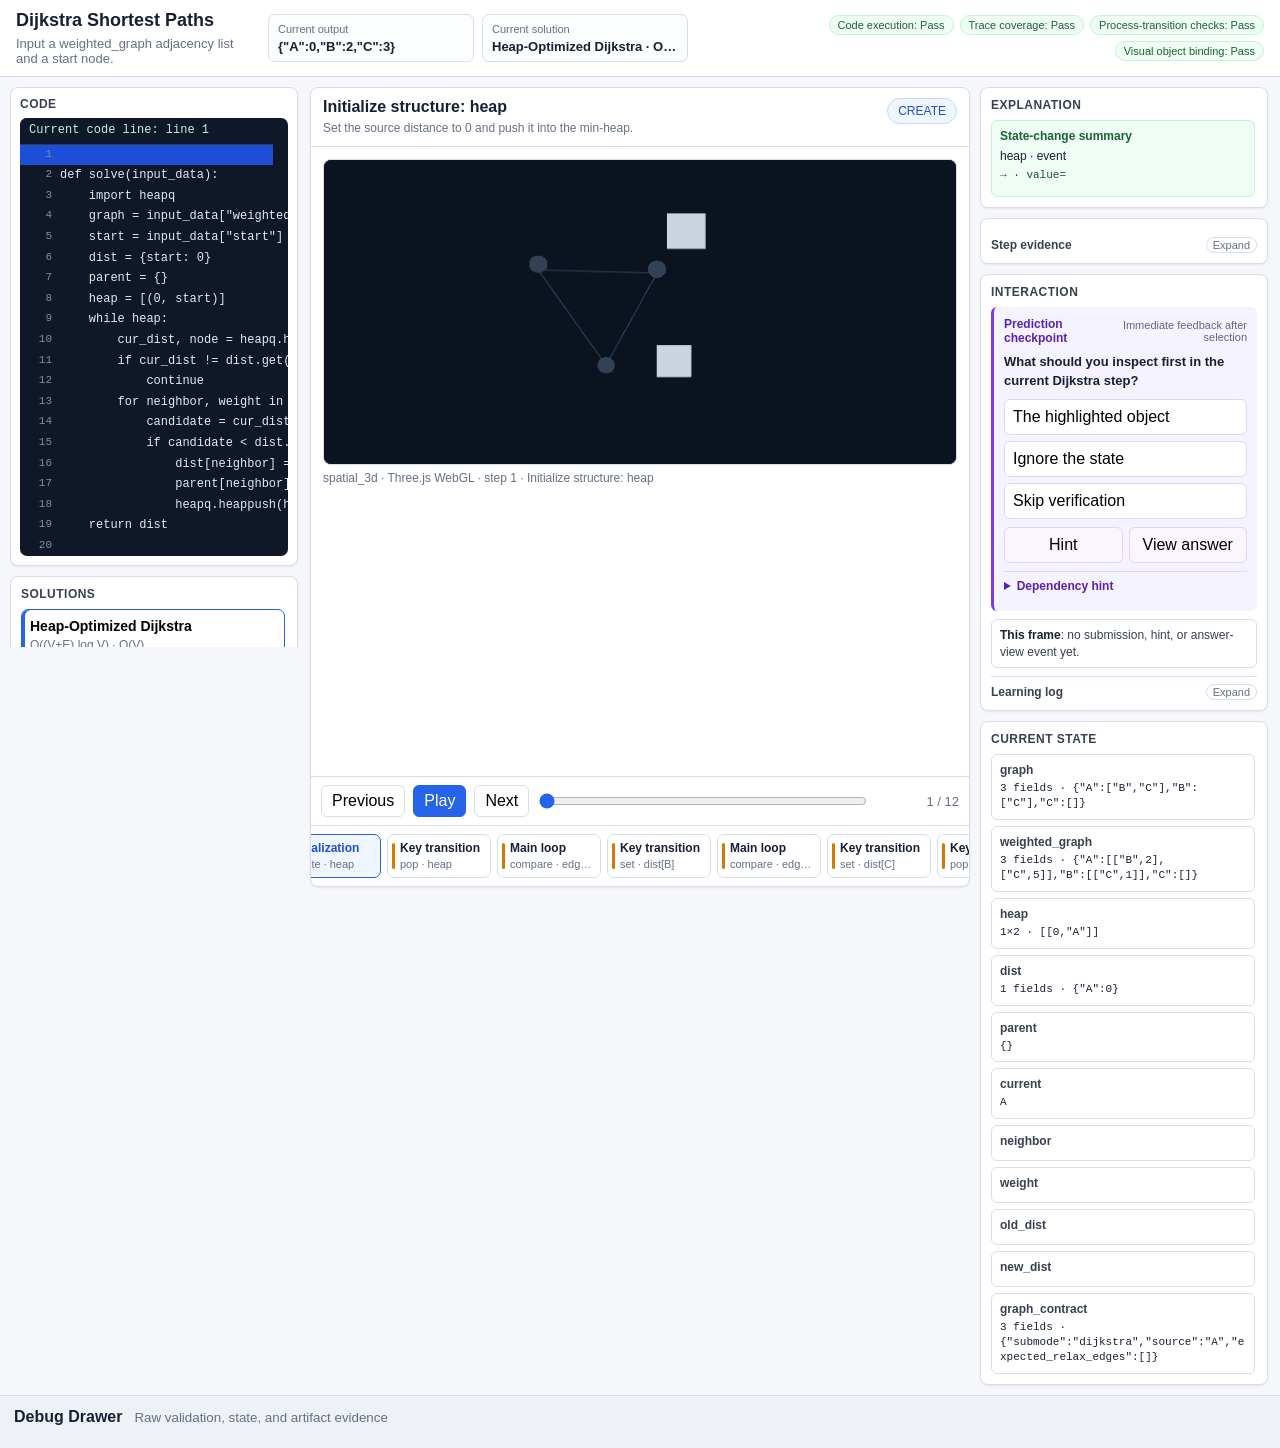
<file: artifacts/dijkstra-shortest-path.html>
<!doctype html>
<html lang="en">
<head>
<meta charset="utf-8">
<meta name="viewport" content="width=device-width, initial-scale=1">
<meta name="robots" content="noindex, nofollow, noarchive, nosnippet">
<meta name="referrer" content="no-referrer">
<title>Dijkstra Shortest Paths</title>
<link rel="icon" href="../favicon.ico">
<style>
:root {
  --bg:#f6f7fb; --panel:#fff; --ink:#172033; --muted:#657085; --line:#d7deea;
  --blue:#2563eb; --green:#16a34a; --amber:#d97706; --red:#dc2626; --violet:#7c3aed;
  --shadow:0 1px 2px rgba(15,23,42,.08);
}
* { box-sizing:border-box; }
body { margin:0; font-family:-apple-system,BlinkMacSystemFont,"Segoe UI","Microsoft YaHei",sans-serif; color:var(--ink); background:var(--bg); }
button,input,textarea { font:inherit; }
.app { min-height:100vh; display:grid; grid-template-rows:auto 1fr auto; }
.topbar { background:#fff; border-bottom:1px solid var(--line); padding:10px 16px; display:grid; grid-template-columns:minmax(240px,1fr) minmax(260px,420px) auto; gap:12px; align-items:center; }
.top-title { min-width:0; }
h1 { margin:0; font-size:18px; letter-spacing:0; }
.subtitle { margin:5px 0 0; color:var(--muted); font-size:13px; }
.top-summary { display:grid; grid-template-columns:repeat(2,minmax(0,1fr)); gap:8px; min-width:0; }
.summary-card { border:1px solid var(--line); border-radius:7px; background:#fbfdff; padding:7px 9px; min-width:0; }
.summary-card span { display:block; color:var(--muted); font-size:11px; line-height:1.3; }
.summary-card strong { display:block; margin-top:2px; font-size:13px; overflow:hidden; text-overflow:ellipsis; white-space:nowrap; }
.badges { display:flex; flex-wrap:wrap; justify-content:flex-end; gap:6px; }
.badge { border:1px solid var(--line); border-radius:999px; padding:3px 8px; background:#fff; color:var(--muted); font-size:11px; }
.badge.ok { color:#166534; border-color:#bbf7d0; background:#f0fdf4; }
.badge.warn { color:#92400e; border-color:#fde68a; background:#fffbeb; }
.workspace { display:grid; grid-template-columns:minmax(280px,300px) minmax(660px,1fr) minmax(280px,300px); gap:10px; padding:10px; min-height:0; align-items:start; }
.col { display:grid; gap:10px; align-content:start; min-width:0; }
.task-col,.teaching-col { align-content:start; padding-right:2px; }
.task-col { max-height:min(560px, calc(100vh - 86px)); }
.task-col { overflow:auto; }
.teaching-col { overflow:visible; }
.panel { background:var(--panel); border:1px solid var(--line); border-radius:8px; box-shadow:var(--shadow); min-width:0; }
.section { padding:10px; }
.section h2 { margin:0 0 8px; color:#374151; font-size:12px; letter-spacing:.04em; text-transform:uppercase; }
.tabs { display:grid; gap:6px; max-height:160px; overflow:auto; padding-right:2px; }
.tab { border:1px solid var(--line); border-radius:7px; background:#fff; padding:8px; cursor:pointer; text-align:left; }
.tab.active { border-color:var(--blue); box-shadow:inset 3px 0 0 var(--blue); }
.tab strong { display:block; font-size:14px; }
.tab span { display:block; margin-top:4px; color:var(--muted); font-size:12px; line-height:1.25; }
.variant-compare { display:grid; gap:6px; min-width:0; max-width:100%; max-height:160px; overflow:auto; padding-right:2px; }
.variant-compare-card { border:1px solid var(--line); border-radius:7px; background:#fff; padding:8px; display:grid; gap:6px; min-width:0; max-width:100%; overflow-wrap:anywhere; }
.variant-compare-card.active { border-color:#86efac; background:#f0fdf4; }
.variant-compare-card > * { min-width:0; max-width:100%; }
.variant-compare-card strong { display:block; font-size:13px; color:#172033; }
.variant-compare-meta { display:grid; gap:4px; min-width:0; color:var(--muted); font-size:12px; line-height:1.35; }
.variant-compare-meta span { min-width:0; overflow-wrap:anywhere; }
.variant-compare-status { width:auto; justify-self:start; max-width:100%; min-width:0; border:1px solid #bbf7d0; border-radius:999px; padding:2px 7px; color:#166534; background:#f0fdf4; font-size:11px; overflow-wrap:anywhere; }
.variant-compare-status.warn { border-color:#fde68a; color:#92400e; background:#fffbeb; }
.variant-compare-card button { width:100%; border:1px solid #bfdbfe; border-radius:6px; background:#eff6ff; color:#1d4ed8; padding:6px 8px; cursor:pointer; text-align:center; }
.variant-compare-card button:focus-visible { outline:2px solid #2563eb; outline-offset:2px; }
pre { margin:0; white-space:pre-wrap; overflow:auto; font-size:12px; line-height:1.4; }
.jsonbox { max-height:120px; border:1px solid var(--line); border-radius:6px; padding:8px; background:#fbfdff; }
.jsonbox.compact { max-height:96px; }
.hero { height:clamp(460px,calc(100dvh - 20px),800px); min-height:0; display:grid; grid-template-rows:auto minmax(0,1fr) auto auto; }
.step-head { padding:10px 12px; border-bottom:1px solid var(--line); display:grid; grid-template-columns:1fr auto; gap:10px; }
.step-head h2 { margin:0; font-size:16px; }
.step-head p { margin:4px 0 0; color:var(--muted); font-size:12px; line-height:1.35; max-height:36px; overflow:auto; }
.pill { border-radius:999px; border:1px solid #bfdbfe; background:#eff6ff; color:#1d4ed8; padding:5px 10px; height:fit-content; font-size:12px; text-transform:uppercase; }
.canvas { padding:12px; overflow:hidden; min-height:0; height:auto; }
.stage-grid { height:100%; min-height:0; display:grid; grid-template-rows:minmax(0,1fr) minmax(160px,min(46%,300px)); gap:8px; }
.scene-fit { position:relative; width:100%; height:100%; overflow:hidden; min-width:0; min-height:0; cursor:grab; touch-action:none; }
.scene-fit.dragging { cursor:grabbing; }
.scene-fit.scroll-fit { overflow:auto; scrollbar-gutter:stable; }
.scene-fit.pan-scroll { overflow:auto; scrollbar-gutter:stable both-edges; }
.view-tools { position:absolute; top:8px; right:8px; z-index:8; display:flex; gap:5px; pointer-events:auto; }
.view-tools button { border:1px solid #cbd5e1; border-radius:6px; background:rgba(255,255,255,.92); color:#334155; padding:4px 7px; font-size:11px; cursor:pointer; box-shadow:0 1px 2px rgba(15,23,42,.08); }
.view-tools button:hover { border-color:#93c5fd; color:#1d4ed8; background:#eff6ff; }
.stage-supplement { min-height:0; overflow:auto; overscroll-behavior:contain; scrollbar-gutter:stable; display:grid; gap:8px; padding-right:2px; }
.stage-supplement:has(.support-dock) > .visual-quality-telemetry,
.stage-supplement:has(.support-dock) > #dependency-detail { display:none; }
.stage-supplement:has(.visual-card) > #dependency-detail { display:none; }
.spatial-wrap { display:grid; gap:6px; min-height:0; }
.spatial-stage { width:100%; height:clamp(240px,34vh,330px); border:1px solid var(--line); border-radius:8px; background:#0b1220; display:block; }
.spatial-label { color:var(--muted); font-size:12px; }
.spatial-fallback { color:#92400e; background:#fffbeb; border:1px solid #fde68a; border-radius:6px; padding:8px 10px; font-size:12px; }
.controls { border-top:1px solid var(--line); padding:8px 10px; display:grid; grid-template-columns:auto auto auto 1fr auto; gap:8px; align-items:center; }
.controls button { border:1px solid var(--line); background:#fff; border-radius:6px; padding:6px 10px; cursor:pointer; }
.controls .primary { border-color:var(--blue); background:var(--blue); color:#fff; }
.range { width:100%; accent-color:var(--blue); }
.counter { color:var(--muted); font-size:13px; min-width:86px; text-align:right; }
.timeline { border-top:1px solid var(--line); display:flex; gap:6px; padding:8px 10px; overflow-x:auto; }
.tick { position:relative; width:104px; min-width:104px; min-height:42px; border:1px solid var(--line); border-radius:7px; background:#fff; color:var(--muted); cursor:pointer; font-size:11px; text-align:left; padding:6px 7px 6px 12px; display:grid; gap:2px; align-content:center; }
.tick::before { content:''; position:absolute; left:4px; top:8px; bottom:8px; width:3px; border-radius:999px; background:#cbd5e1; }
.tick.keyframe::before { background:var(--amber); }
.tick.active { background:#eff6ff; border-color:var(--blue); color:#1d4ed8; }
.tick.active::before { background:var(--blue); }
.tick-label { color:#172033; font-size:12px; font-weight:700; line-height:1.2; overflow:hidden; text-overflow:ellipsis; white-space:nowrap; }
.tick.active .tick-label { color:#1d4ed8; }
.tick-op { color:var(--muted); font-size:11px; line-height:1.2; overflow:hidden; text-overflow:ellipsis; white-space:nowrap; }
.objects { display:grid; gap:10px; width:max-content; max-width:none; min-width:0; transform-origin:top left; }
.scene-scroll-surface { position:relative; width:100%; height:100%; min-width:100%; min-height:100%; }
.scene-scroll-surface > .objects,
.scene-fit > .objects { position:absolute; top:0; left:0; }
.scene-world { will-change:transform; }
.primary-scene { align-items:start; padding-top:56px; }
.compound-scene { width:min(760px,78vw); grid-template-columns:repeat(auto-fit,minmax(min(280px,100%),1fr)); align-items:start; gap:12px; }
.primitive-panel { min-width:0; max-width:100%; overflow:visible; border:1px solid #eef2f7; border-radius:7px; background:#fbfdff; padding:10px; }
.primary-scene > .primitive-panel { min-width:min(560px,74vw); min-height:210px; display:grid; align-content:center; justify-content:center; }
.primary-scene > .primitive-panel.primitive-graph,
.primary-scene > .primitive-panel.primitive-tree,
.primary-scene > .primitive-panel.primitive-recursion_tree,
.primary-scene > .primitive-panel.primitive-geometry,
.primary-scene > .primitive-panel.primitive-linked_list { min-width:min(760px,82vw); min-height:360px; }
.primary-scene.compound-scene > .primitive-panel { min-width:min(360px,42vw); min-height:180px; padding:8px; justify-content:stretch; }
.primary-scene.compound-scene > .primitive-panel.primitive-graph,
.primary-scene.compound-scene > .primitive-panel.primitive-tree,
.primary-scene.compound-scene > .primitive-panel.primitive-recursion_tree,
.primary-scene.compound-scene > .primitive-panel.primitive-geometry,
.primary-scene.compound-scene > .primitive-panel.primitive-linked_list { min-width:min(420px,46vw); min-height:240px; }
.primary-scene.compound-scene > .primitive-panel.primitive-matrix,
.primary-scene.compound-scene > .primitive-panel.primitive-array,
.primary-scene.compound-scene > .primitive-panel.primitive-string,
.primary-scene.compound-scene > .primitive-panel.primitive-string_list { min-width:min(300px,34vw); min-height:170px; }
.primary-scene.compound-scene .view-title { font-size:12px; margin-bottom:6px; }
.primary-scene.compound-scene .graph-svg,
.primary-scene.compound-scene .tree-svg,
.primary-scene.compound-scene .geometry-svg,
.primary-scene.compound-scene .heap-svg,
.primary-scene.compound-scene .cycle-list-svg { height:clamp(190px,28vh,260px); }
.primary-scene.compound-scene .array-wrap { width:100%; }
.primary-scene.compound-scene .array { width:100%; max-width:100%; }
.primary-scene.compound-scene .cell { min-width:38px; min-height:36px; }
.dock-grid .graph-svg,
.dock-grid .tree-svg,
.dock-grid .geometry-svg,
.dock-grid .heap-svg,
.dock-grid .cycle-list-svg { height:96px; }
.scene-fit > .semantic-anchor-band { position:absolute; top:10px; left:10px; z-index:6; }
.semantic-anchor-band { width:min(520px,54vw); max-height:72px; overflow:hidden; border:1px solid #bfdbfe; border-radius:8px; background:rgba(239,246,255,.96); padding:8px 10px; display:flex; flex-wrap:wrap; align-items:center; gap:7px; box-shadow:0 1px 4px rgba(15,23,42,.10); }
.semantic-anchor-label { color:#1e3a8a; font-size:12px; font-weight:800; margin-right:2px; }
.semantic-anchor-chip { border:1px solid #bfdbfe; border-radius:999px; background:#fff; color:#1d4ed8; padding:4px 9px; font-size:12px; font-weight:750; overflow-wrap:anywhere; }
.semantic-anchor-chip[target-kind="dependency"] { border-color:#fcd34d; background:#fffbeb; color:#92400e; }
.semantic-anchor-chip[target-kind="target"] { border-color:#93c5fd; background:#dbeafe; color:#1d4ed8; }
.support-dock { min-height:0; max-height:100%; overflow:auto; border:1px solid #e2e8f0; border-radius:7px; background:#f8fafc; padding:8px; scrollbar-gutter:stable; }
.support-dock h3,.raw-state-dock h3 { margin:0 0 6px; color:#475569; font-size:12px; }
.dock-grid { display:grid; grid-template-columns:repeat(auto-fit,minmax(min(180px,100%),1fr)); gap:8px; min-width:0; }
.dock-grid .primitive-panel { padding:7px; background:#fff; }
.dock-grid .view-title { font-size:12px; margin-bottom:5px; }
.raw-state-dock { min-height:0; max-height:84px; overflow:hidden; border:1px dashed #cbd5e1; border-radius:7px; background:#fff; padding:7px 8px; }
.raw-state-dock summary { color:#64748b; font-size:12px; }
.primitive-panel .view-title { font-size:13px; margin-bottom:8px; }
.view-title { margin:0 0 10px; font-size:15px; }
.frame-stage-card { width:min(520px,70vw); min-height:168px; display:grid; align-content:center; justify-items:center; gap:10px; border:1px solid #bfdbfe; border-radius:8px; background:#eff6ff; color:#1e3a8a; padding:18px; text-align:center; }
.primary-scene.compound-scene .frame-stage-card { width:100%; min-height:132px; padding:12px; }
.dock-grid .frame-stage-card { width:100%; min-height:56px; padding:8px; gap:4px; }
.frame-stage-card strong { font-size:20px; max-width:100%; overflow-wrap:anywhere; }
.primary-scene.compound-scene .frame-stage-card strong { font-size:16px; line-height:1.25; }
.dock-grid .frame-stage-card strong { font-size:12px; line-height:1.2; }
.frame-stage-card span { font-size:12px; color:#475569; overflow-wrap:anywhere; }
.answer-badge { position:absolute; top:10px; right:10px; z-index:6; max-width:min(320px,42vw); border:1px solid #86efac; border-radius:8px; background:rgba(240,253,244,.96); color:#14532d; padding:8px 10px; box-shadow:0 1px 4px rgba(15,23,42,.12); font-size:12px; line-height:1.35; overflow-wrap:anywhere; }
.answer-badge strong { display:block; margin-bottom:2px; color:#166534; font-size:12px; }
.array { display:flex; flex-wrap:wrap; gap:8px; align-items:flex-end; }
.array-wrap { display:grid; gap:8px; width:fit-content; max-width:100%; }
.cell { position:relative; min-width:42px; min-height:40px; border:1px solid var(--line); border-radius:7px; background:#fff; display:grid; place-items:center; font-weight:650; }
.primary-scene.compound-scene .array-wrap { width:100%; min-width:0; }
.primary-scene.compound-scene .array { width:100%; max-width:100%; min-width:0; }
.primary-scene.compound-scene .cell { min-width:38px; min-height:36px; }
.cell .idx { position:absolute; top:3px; left:5px; color:var(--muted); font-size:10px; font-weight:500; }
.pointer-row { display:grid; gap:8px; }
.pointer-slot { min-width:42px; min-height:24px; display:flex; flex-wrap:wrap; align-items:flex-start; justify-content:center; gap:3px; }
.primary-scene.compound-scene .pointer-row { display:flex; flex-wrap:wrap; width:100%; gap:6px; }
.primary-scene.compound-scene .pointer-slot { width:38px; min-width:38px; min-height:20px; }
.pointer-tag { border:1px solid #bfdbfe; background:#eff6ff; color:#1d4ed8; border-radius:999px; padding:2px 7px; font-size:11px; line-height:1.4; font-weight:650; }
.hot { border-color:var(--blue)!important; background:#eff6ff!important; color:#1d4ed8; }
.dep { border-color:var(--amber)!important; background:#fffbeb!important; }
.answer { border-color:var(--green)!important; background:#f0fdf4!important; }
.conflict { border-color:var(--red)!important; background:#fef2f2!important; }
.matrix { display:grid; gap:4px; width:fit-content; max-width:none; overflow:visible; }
.mcell { width:44px; height:34px; border:1px solid var(--line); border-radius:5px; background:#fff; display:grid; place-items:center; font-size:12px; font-weight:620; }
.mcell.pattern-dp-formula-substitution.role-dp-target { border-color:#2563eb; background:#dbeafe; color:#1d4ed8; }
.mcell.pattern-dp-formula-substitution.role-dp-dependency { border-color:#f59e0b; background:#fffbeb; }
.set-grid { display:grid; grid-template-columns:repeat(auto-fit,minmax(98px,1fr)); gap:8px; width:min(720px,78vw); max-width:100%; }
.set-card { min-height:52px; border:1px solid var(--line); border-radius:7px; background:#fff; padding:7px; display:grid; grid-template-columns:auto 1fr; gap:6px; align-items:center; }
.set-card.hot,.set-card.answer { border-color:#16a34a; background:#f0fdf4; }
.set-index { min-width:24px; height:24px; border-radius:999px; border:1px solid #cbd5e1; background:#f8fafc; color:#64748b; display:grid; place-items:center; font-size:11px; font-weight:700; }
.set-values { display:flex; flex-wrap:wrap; gap:4px; align-items:center; min-width:0; }
.set-token { min-width:26px; min-height:24px; border:1px solid #bfdbfe; border-radius:6px; background:#eff6ff; color:#1d4ed8; display:grid; place-items:center; padding:2px 6px; font-size:12px; font-weight:700; }
.set-empty { color:#94a3b8; font-size:12px; font-weight:700; }
.cell.pattern-string-window { border-color:#f59e0b; background:#fffbeb; }
.cell.pattern-string-alignment.role-cursor { border-color:#2563eb; background:#dbeafe; color:#1d4ed8; }
.stack { width:min(360px,100%); display:flex; flex-direction:column-reverse; gap:6px; }
.queue { max-width:100%; display:flex; flex-wrap:wrap; gap:8px; align-items:center; }
.stack-item { border:1px solid var(--line); border-radius:6px; padding:9px 10px; background:#fff; }
.mapgrid { display:grid; gap:6px; }
.maprow { display:grid; grid-template-columns:minmax(80px,130px) 1fr; gap:8px; align-items:start; border:1px solid var(--line); border-radius:6px; padding:7px 8px; background:#fff; }
.graph-svg { width:100%; height:clamp(300px,42vh,380px); border:1px solid var(--line); border-radius:8px; background:#fbfdff; }
.edge { stroke:#b8c1d1; stroke-width:1.6; }
.edge.matching-edge,.edge.accepted-edge { stroke:#16a34a; stroke-width:4; }
.edge.rejected-edge { stroke:#dc2626; stroke-width:3; stroke-dasharray:6 5; }
.node circle { fill:#fff; stroke:#94a3b8; stroke-width:2; }
.node.hot circle { fill:#dbeafe; stroke:var(--blue); stroke-width:3; }
.node.dep circle { fill:#fffbeb; stroke:var(--amber); }
.node.answer circle { fill:#dcfce7; stroke:var(--green); }
.node.role-answer circle,.node.pattern-answer-projection circle { fill:#dcfce7; stroke:var(--green); stroke-width:3; }
.node.pattern-graph-frontier circle { stroke:#0f766e; stroke-width:3; }
.node.pattern-graph-path-highlight circle,.node.pattern-backtracking-choice circle { stroke:#16a34a; stroke-width:3; }
.node.pattern-backtracking-undo circle { stroke:#dc2626; stroke-dasharray:4 3; }
.edge.hot,.edge.dep,.edge.pattern-graph-relax-edge { stroke:#f59e0b; stroke-width:3; }
.edge.answer,.edge.pattern-graph-path-highlight,.edge.pattern-network-flow-augmenting-path { stroke:#16a34a; stroke-width:3; }
.edge.role-answer,.edge.pattern-answer-projection { stroke:#16a34a; stroke-width:3.2; }
.edge.pattern-network-flow-edge-label { stroke:#2563eb; stroke-width:2.4; }
.edge-label { fill:#334155; font-size:12px; font-weight:700; paint-order:stroke; stroke:#fff; stroke-width:3px; }
.flow-bottleneck-label rect { fill:#f0fdf4; stroke:#16a34a; stroke-width:1.2; rx:7; }
.flow-bottleneck-label text { fill:#166534; font-size:11px; font-weight:800; paint-order:stroke; stroke:#fff; stroke-width:2px; }
.return-bubble rect { fill:#f0fdf4; stroke:#16a34a; stroke-width:1.2; rx:7; }
.return-bubble text { fill:#166534; font-size:11px; font-weight:700; }
.tree-svg,.geometry-svg { width:100%; height:clamp(300px,42vh,380px); border:1px solid var(--line); border-radius:8px; background:#fbfdff; }
.geo-axis { stroke:#e5e7eb; stroke-width:1; }
.geo-segment { stroke:#64748b; stroke-width:2; fill:none; }
.geo-hull { stroke:#16a34a; stroke-width:2.4; fill:none; }
.geo-sweep { stroke:#dc2626; stroke-width:2; stroke-dasharray:6 5; }
.geo-candidate-point circle { fill:#dbeafe; stroke:#2563eb; stroke-width:3; r:10; }
.geo-hull-ghost-svg circle { fill:#f8fafc; stroke:#94a3b8; stroke-width:2; stroke-dasharray:4 3; opacity:.82; }
.geo-cross-vector { stroke:#dc2626; stroke-width:2.4; marker-end:url(#geo-arrowhead); }
.geo-cross-label { fill:#b91c1c; font-size:12px; font-weight:800; paint-order:stroke; stroke:#fff; stroke-width:3px; }
.heap { display:grid; gap:10px; justify-items:center; width:fit-content; max-width:100%; }
.heap-level { display:flex; gap:8px; justify-content:center; }
.linked-list-view { display:flex; align-items:center; gap:8px; min-width:max-content; padding:8px 2px 16px; }
.linked-node-wrap { display:grid; justify-items:center; gap:5px; }
.pointer-badges { min-height:22px; display:flex; flex-wrap:wrap; gap:4px; justify-content:center; }
.pointer-badge { border:1px solid #bfdbfe; border-radius:999px; background:#eff6ff; color:#1d4ed8; padding:1px 6px; font-size:11px; font-weight:700; }
.linked-node { min-width:54px; min-height:42px; border:1px solid var(--line); border-radius:7px; background:#fff; display:grid; place-items:center; font-weight:700; padding:4px 8px; }
.linked-arrow { color:#64748b; font-size:18px; font-weight:800; }
.linked-arrow.ghost { color:#dc2626; text-decoration:line-through; opacity:.78; }
.linked-arrow.cycle { color:#7c3aed; }
.cycle-list-svg { width:100%; height:clamp(300px,42vh,380px); border:1px solid var(--line); border-radius:8px; background:#fbfdff; }
.cycle-edge { stroke:#64748b; stroke-width:2.2; fill:none; marker-end:url(#cycle-arrowhead); }
.cycle-edge.cycle { stroke:#7c3aed; stroke-width:3; stroke-dasharray:7 5; }
.cycle-node circle { fill:#fff; stroke:#94a3b8; stroke-width:2.4; }
.cycle-node.hot circle { fill:#dbeafe; stroke:#2563eb; stroke-width:3.2; }
.cycle-token { fill:#1d4ed8; font-size:11px; font-weight:800; paint-order:stroke; stroke:#fff; stroke-width:3px; }
.math-bit-panel { border:1px solid #dbeafe; border-radius:7px; background:#eff6ff; padding:9px 10px; display:grid; gap:8px; }
.math-bit-panel h3 { margin:0; color:#1e3a8a; font-size:12px; }
.math-bit-grid { display:grid; gap:7px; }
.gcd-chain,.fast-power-row { display:flex; flex-wrap:wrap; align-items:center; gap:6px; color:#172033; font-size:12px; }
.math-token { border:1px solid #bfdbfe; border-radius:999px; background:#fff; color:#1d4ed8; padding:2px 8px; font-weight:700; }
.gcd-hero { width:min(760px,82vw); min-height:260px; display:grid; align-content:center; gap:14px; border:1px solid #bfdbfe; border-radius:8px; background:#f8fbff; padding:22px; }
.gcd-formula-line { display:flex; flex-wrap:wrap; align-items:center; gap:8px; font-family:ui-monospace,SFMono-Regular,Menlo,Consolas,monospace; font-size:24px; font-weight:800; color:#172033; }
.gcd-formula-line .remainder { border:2px solid #f59e0b; background:#fffbeb; color:#92400e; border-radius:8px; padding:2px 8px; }
.gcd-transition { display:flex; flex-wrap:wrap; align-items:center; gap:8px; color:#1e3a8a; font-size:15px; font-weight:750; }
.gcd-backsub { border:1px solid #c7d2fe; border-radius:7px; background:#eef2ff; color:#312e81; padding:8px 10px; font-size:13px; line-height:1.4; }
.bit-row { display:grid; grid-template-columns:64px 1fr; gap:7px; align-items:center; color:#172033; font-size:12px; }
.bit-cells { display:flex; gap:3px; }
.bit-cell { width:22px; height:24px; border:1px solid #cbd5e1; border-radius:5px; background:#fff; display:grid; place-items:center; font-family:ui-monospace,SFMono-Regular,Menlo,Consolas,monospace; font-size:12px; font-weight:700; }
.bit-cell.on { border-color:#2563eb; background:#dbeafe; color:#1d4ed8; }
.sieve-grid { display:flex; flex-wrap:wrap; gap:5px; }
.sieve-num { width:30px; height:28px; border:1px solid #cbd5e1; border-radius:6px; background:#fff; display:grid; place-items:center; font-size:12px; font-weight:700; }
.sieve-num.prime { border-color:#16a34a; background:#f0fdf4; color:#166534; }
.sieve-num.composite { color:#94a3b8; text-decoration:line-through; background:#f8fafc; }
.dependency-flow { display:grid; gap:7px; margin-top:10px; max-width:100%; min-width:0; border:1px solid #fed7aa; border-radius:7px; background:#fff7ed; padding:9px 10px; }
.dependency-flow h3 { margin:0; color:#9a3412; font-size:12px; letter-spacing:0; }
.dependency-edge { display:flex; flex-wrap:wrap; align-items:center; gap:6px; min-width:0; color:#7c2d12; font-size:12px; line-height:1.45; overflow-wrap:anywhere; }
.dependency-node { min-width:0; max-width:100%; border:1px solid var(--line); border-radius:999px; padding:2px 8px; background:#fff; color:#172033; overflow-wrap:anywhere; }
.dependency-node.dep { border-color:#fcd34d; background:#fffbeb; color:#92400e; }
.dependency-node.target { border-color:#86efac; background:#f0fdf4; color:#166534; }
.dependency-arrow { color:#c2410c; font-weight:700; }
.dependency-detail { border:1px solid #c7d2fe; border-radius:7px; background:#eef2ff; color:#312e81; padding:9px 10px; font-size:12px; line-height:1.45; overflow-wrap:anywhere; }
.dependency-detail strong { display:block; margin-bottom:5px; color:#1e1b4b; font-size:12px; }
.dependency-detail p { margin:3px 0; }
.visual-patterns { display:grid; grid-template-columns:repeat(auto-fit,minmax(min(220px,100%),1fr)); gap:8px; margin-top:10px; min-width:0; }
.visual-card { border:1px solid #dbeafe; border-radius:7px; background:#eff6ff; padding:9px 10px; color:#172033; font-size:12px; line-height:1.45; overflow-wrap:anywhere; }
.visual-card strong { display:block; margin-bottom:5px; color:#1e3a8a; font-size:12px; }
.visual-card code { display:block; margin-top:4px; color:#1e3a8a; white-space:pre-wrap; font-family:ui-monospace,SFMono-Regular,Menlo,Consolas,monospace; font-size:11px; }
.visual-chip-row { display:flex; flex-wrap:wrap; gap:5px; margin-top:5px; }
.visual-chip { border:1px solid #bfdbfe; border-radius:999px; background:#fff; padding:2px 7px; color:#1d4ed8; font-size:11px; }
.binary-pointer-panel,.digit-dp-card,.monotonic-stack-panel,.heap-sift-panel,.graph-metric-overlay,.tree-dp-overlay,.dp-dependency-window,.string-specialized-card,.fenwick-lowbit-panel,.sparse-table-blocks,.diff-prefix-panel,.geometry-relation-card,.network-augmenting-path-panel { background:#f8fafc; border-color:#cbd5e1; }
.dp-window-grid { display:grid; grid-template-columns:repeat(auto-fit,minmax(72px,1fr)); gap:6px; margin-top:6px; }
.dp-window-cell { min-height:38px; border:1px solid #d7deea; border-radius:6px; background:#fff; display:grid; gap:2px; place-items:center; font-size:11px; font-weight:700; }
.dp-current-cell { border-color:#2563eb; background:#dbeafe; color:#1d4ed8; }
.dp-dependency-arrow { display:inline-flex; align-items:center; gap:4px; color:#92400e; font-weight:700; }
.string-specialized-tracks,.range-hop-row,.sparse-block-row,.diff-impact-row,.augmenting-path-chain,.flow-delta-row { display:flex; flex-wrap:wrap; gap:6px; align-items:center; margin-top:6px; }
.string-track { border:1px solid #bfdbfe; border-radius:7px; background:#fff; padding:5px 7px; display:grid; gap:3px; min-width:110px; }
.kmp-fallback-arc,.rolling-hash-track,.z-box-band,.manacher-radius-arc { border:1px solid #fed7aa; border-radius:999px; background:#fff7ed; color:#9a3412; padding:5px 10px; font-size:12px; font-weight:800; }
.z-box-band { border-color:#fb923c; background:#ffedd5; }
.manacher-radius-arc { border-color:#c084fc; background:#f5f3ff; color:#6d28d9; }
.fenwick-hop-arrow,.sparse-query-block,.diff-impact-point,.flow-delta-pill { border:1px solid #bfdbfe; border-radius:999px; background:#fff; color:#1d4ed8; padding:3px 8px; font-size:11px; font-weight:700; }
.geometry-relation-row { display:flex; flex-wrap:wrap; gap:6px; align-items:center; margin-top:6px; }
.cross-turn-badge { border:1px solid #fecaca; border-radius:999px; background:#fef2f2; color:#b91c1c; padding:3px 8px; font-size:11px; font-weight:700; }
.geo-cross-arrow { color:#dc2626; font-weight:800; }
.hull-ghost-point { border:1px dashed #94a3b8; border-radius:999px; background:#f8fafc; color:#64748b; padding:3px 8px; font-size:11px; }
.bottleneck-badge { border:1px solid #86efac; border-radius:999px; background:#f0fdf4; color:#166534; padding:3px 8px; font-size:11px; font-weight:700; }
.graph-node-inline-metrics { fill:#475569; font-size:10px; font-weight:700; paint-order:stroke; stroke:#fff; stroke-width:3px; }
.visual-quality-telemetry { display:none; border:1px dashed #cbd5e1; border-radius:7px; background:#fff; color:#64748b; padding:6px 8px; font-size:11px; flex-wrap:wrap; gap:6px; }
.visual-quality-telemetry .visual-chip { color:#475569; border-color:#d7deea; background:#f8fafc; }
.pointer-track { display:grid; grid-template-columns:repeat(var(--slot-count, 8), minmax(30px,1fr)); gap:4px; margin-top:6px; align-items:end; }
.pointer-slot-cell { min-height:46px; border:1px solid #d7deea; border-radius:6px; background:#fff; display:grid; grid-template-rows:1fr auto; place-items:center; font-size:11px; font-weight:700; color:#334155; position:relative; overflow:hidden; }
.pointer-slot-cell.excluded { background:#f1f5f9; color:#94a3b8; }
.pointer-slot-cell.in-range { border-color:#bfdbfe; background:#eff6ff; }
.search-interval-band { grid-column:span var(--slot-count, 8); height:8px; border-radius:999px; background:linear-gradient(90deg,#dcfce7,#dbeafe,#f5f3ff); border:1px solid #bfdbfe; }
.pointer-marker-row { display:flex; flex-wrap:wrap; gap:5px; margin-top:6px; }
.pointer-marker { border:1px solid #bfdbfe; border-radius:999px; background:#fff; padding:2px 7px; font-size:11px; font-weight:700; }
.marker-low { border-color:#86efac; color:#166534; background:#f0fdf4; }
.marker-mid { border-color:#93c5fd; color:#1d4ed8; background:#eff6ff; }
.marker-high { border-color:#c4b5fd; color:#6d28d9; background:#f5f3ff; }
.digit-dp-state { display:grid; grid-template-columns:repeat(auto-fit,minmax(86px,1fr)); gap:6px; margin-top:6px; }
.digit-dp-pill { border:1px solid #bfdbfe; border-radius:7px; background:#fff; padding:6px 7px; display:grid; gap:2px; }
.digit-dp-pill span { color:#64748b; font-size:10px; text-transform:uppercase; }
.digit-dp-pill strong { color:#1e3a8a; font-size:13px; }
.digit-row { display:flex; flex-wrap:wrap; gap:4px; margin-top:6px; }
.digit-cell { width:28px; height:28px; border:1px solid #cbd5e1; border-radius:6px; background:#fff; display:grid; place-items:center; font-weight:700; }
.digit-cell.hot { border-color:#2563eb; background:#dbeafe; color:#1d4ed8; }
.mono-layout { display:grid; grid-template-columns:minmax(0,1fr) minmax(92px,150px); gap:8px; align-items:start; }
.mono-array { display:flex; flex-wrap:wrap; gap:5px; }
.mono-cell { min-width:32px; min-height:34px; border:1px solid #d7deea; border-radius:6px; background:#fff; display:grid; place-items:center; font-weight:700; position:relative; }
.mono-cell.current { border-color:#2563eb; background:#dbeafe; color:#1d4ed8; }
.mono-stack { display:grid; gap:4px; align-content:end; }
.mono-stack-item { border:1px solid #fcd34d; border-radius:6px; background:#fffbeb; padding:4px 6px; font-size:11px; color:#92400e; }
.stack-pop-arrow { margin-top:6px; color:#c2410c; font-weight:700; font-size:12px; }
.heap-sift-row { display:flex; flex-wrap:wrap; align-items:center; gap:5px; margin-top:6px; }
.heap-sift-node { min-width:30px; min-height:30px; border:1px solid #cbd5e1; border-radius:999px; background:#fff; display:grid; place-items:center; font-size:12px; font-weight:700; }
.heap-sift-path { border-color:#2563eb; background:#dbeafe; color:#1d4ed8; }
.heap-svg { width:100%; height:clamp(300px,42vh,380px); border:1px solid var(--line); border-radius:8px; background:#fbfdff; }
.heap-edge { stroke:#94a3b8; stroke-width:2; }
.heap-edge.heap-sift-path { stroke:#2563eb; stroke-width:3.2; }
.heap-node circle { fill:#fff; stroke:#94a3b8; stroke-width:2.4; }
.heap-node.hot circle,.heap-node.heap-sift-path circle { fill:#dbeafe; stroke:#2563eb; stroke-width:3.2; }
.kruskal-edge-track,.backtracking-track,.bitmask-transition-track { display:flex; flex-wrap:wrap; gap:6px; align-items:center; margin-top:6px; }
.kruskal-edge-pill,.backtracking-pill,.bitmask-pill { border:1px solid #cbd5e1; border-radius:999px; background:#fff; color:#334155; padding:4px 8px; font-size:11px; font-weight:750; }
.kruskal-edge-pill.current { border-color:#93c5fd; background:#eff6ff; color:#1d4ed8; }
.kruskal-edge-pill.accept { border-color:#86efac; background:#f0fdf4; color:#166534; }
.kruskal-edge-pill.reject { border-color:#fecaca; background:#fef2f2; color:#991b1b; }
.graph-metric-grid,.tree-dp-grid { display:grid; grid-template-columns:repeat(auto-fit,minmax(92px,1fr)); gap:5px; margin-top:6px; }
.graph-node-metric,.tree-dp-badge { border:1px solid #d7deea; border-radius:7px; background:#fff; padding:5px 6px; font-size:11px; line-height:1.35; }
.graph-node-metric strong,.tree-dp-badge strong { display:block; color:#172033; font-size:12px; margin:0 0 2px; }
.relax-formula { margin-top:6px; border:1px solid #fed7aa; border-radius:7px; background:#fff7ed; color:#9a3412; padding:6px 7px; font-family:ui-monospace,SFMono-Regular,Menlo,Consolas,monospace; font-size:11px; overflow-wrap:anywhere; }
.frontier-dock { display:flex; flex-wrap:wrap; gap:5px; margin-top:6px; }
.frontier-dock .visual-chip { border-color:#99f6e4; color:#0f766e; background:#f0fdfa; }
.string-alignment { display:grid; gap:4px; overflow-x:auto; padding-bottom:2px; }
.string-row { display:flex; gap:4px; align-items:center; min-height:28px; }
.string-row-label { width:52px; flex:0 0 52px; color:#475569; font-weight:700; }
.visual-char { width:26px; height:24px; border:1px solid #cbd5e1; border-radius:5px; background:#fff; display:grid; place-items:center; font-weight:700; }
.visual-char.window { border-color:#f59e0b; background:#fffbeb; }
.visual-char.cursor { border-color:#2563eb; background:#dbeafe; color:#1d4ed8; }
.clickable-object { cursor:pointer; }
.clickable-object:hover { outline:2px solid #60a5fa; outline-offset:1px; }
.code-panel { padding:9px; }
.code-panel h2 { margin-bottom:7px; }
.code { max-width:100%; background:#101827; color:#dbeafe; border-radius:7px; overflow:auto; scrollbar-gutter:stable; }
.code pre { overflow:auto; }
.code-sync { display:flex; align-items:center; gap:8px; padding:5px 9px; border-bottom:1px solid rgba(148,163,184,.25); background:#0f172a; color:#bfdbfe; font-family:ui-monospace,SFMono-Regular,Menlo,Consolas,monospace; font-size:12px; line-height:1.3; }
.code-sync.ok { color:#bbf7d0; }
.code-sync.warn { color:#fde68a; background:#1f2937; }
.line { display:grid; grid-template-columns:28px minmax(max-content,1fr); gap:8px; width:max-content; min-width:100%; padding:1px 8px 1px 4px; font-family:ui-monospace,SFMono-Regular,Menlo,Consolas,monospace; font-size:12px; line-height:1.55; }
.lineno { color:#7f8ea3; text-align:right; font-size:11px; user-select:none; }
.code-text { min-width:max-content; white-space:pre; }
.line.active { background:#1d4ed8; color:#fff; }
.line.fallback { background:#1f2937; color:#cbd5e1; }
.line.fallback .lineno { color:#fde68a; }
.state-grid { display:grid; gap:6px; overflow:visible; padding-right:2px; }
.state-row { border:1px solid var(--line); border-radius:6px; padding:8px; background:#fff; }
.state-row strong { display:block; margin-bottom:4px; color:#374151; font-size:12px; }
.state-row code { display:block; color:#172033; overflow-wrap:anywhere; font-family:ui-monospace,SFMono-Regular,Menlo,Consolas,monospace; font-size:11px; line-height:1.35; }
.interaction { border-left:3px solid var(--violet); background:#f5f3ff; padding:10px; border-radius:6px; }
.interaction button { display:block; width:100%; margin:6px 0; border:1px solid #ddd6fe; background:#fff; border-radius:6px; padding:8px; text-align:left; cursor:pointer; }
.interaction button:focus-visible { outline:2px solid #7c3aed; outline-offset:2px; }
.interaction input { width:100%; min-width:0; padding:8px; border:1px solid var(--line); border-radius:6px; background:#fff; }
.checkpoint-prompt { display:block; margin:0 0 8px; color:#172033; font-size:13px; line-height:1.45; }
.checkpoint-meta { display:flex; align-items:center; justify-content:space-between; gap:8px; margin-bottom:8px; color:#5b21b6; font-size:12px; }
.checkpoint-meta span { font-weight:800; }
.checkpoint-meta small { color:#6d5f89; font-size:11px; text-align:right; }
.checkpoint-option.selected { border-color:#7c3aed; background:#ede9fe; color:#4c1d95; }
.checkpoint-option.correct { border-color:#86efac; background:#f0fdf4; color:#166534; }
.checkpoint-option.wrong { border-color:#fecaca; background:#fef2f2; color:#991b1b; }
.checkpoint-actions { display:grid; grid-template-columns:repeat(2,minmax(0,1fr)); gap:6px; margin-top:8px; }
.checkpoint-actions button { margin:0; text-align:center; background:#faf5ff; }
.checkpoint-input-row { display:grid; grid-template-columns:minmax(0,1fr) auto; gap:6px; align-items:center; }
.checkpoint-input-row button { width:auto; min-width:58px; margin:0; text-align:center; }
.checkpoint-deps { border-top:1px solid #ddd6fe; margin-top:8px; padding-top:7px; }
.checkpoint-deps summary { color:#5b21b6; font-size:12px; font-weight:700; cursor:pointer; }
.checkpoint-deps p { margin:6px 0 0; color:#4c1d95; font-size:12px; line-height:1.45; overflow-wrap:anywhere; }
.feedback { margin-top:8px; color:#4c1d95; font-size:13px; }
.feedback.correct { color:#166534; }
.feedback.wrong { color:#991b1b; }
.feedback.hint { color:#4c1d95; background:#faf5ff; border:1px solid #ddd6fe; border-radius:6px; padding:7px 8px; }
.feedback-source { display:block; margin-top:4px; color:var(--muted); font-size:11px; }
.learning-log-frame { margin-top:8px; border:1px solid #d7deea; border-radius:6px; background:#fff; padding:7px 8px; color:#374151; font-size:12px; line-height:1.4; }
.learning-log-frame strong { color:#172033; }
.learning-log-details { border-top:1px solid #e9d5ff; padding-top:7px; }
.learning-log-summary { display:grid; grid-template-columns:repeat(2,minmax(0,1fr)); gap:6px; }
.log-stat { border:1px solid #d7deea; border-radius:6px; background:#fff; padding:6px 7px; min-width:0; }
.log-stat span { display:block; color:var(--muted); font-size:11px; line-height:1.3; }
.log-stat strong { display:block; margin-top:2px; color:#172033; font-size:13px; }
.learning-log-actions { display:grid; grid-template-columns:repeat(2,minmax(0,1fr)); gap:6px; margin:7px 0; }
.learning-log-actions button { margin:0; border:1px solid #d7deea; border-radius:6px; background:#fff; color:#374151; padding:6px 8px; text-align:center; cursor:pointer; }
.learning-log-actions button:hover { border-color:#93c5fd; color:#1d4ed8; background:#eff6ff; }
.learning-log-preview { max-height:112px; overflow:auto; border:1px solid #d7deea; border-radius:6px; background:#fbfdff; padding:7px; color:#334155; font-size:11px; line-height:1.45; }
.log-line { margin:0 0 4px; overflow-wrap:anywhere; }
.log-line:last-child { margin-bottom:0; }
.learning-log-empty { margin:0; color:var(--muted); font-size:12px; }
.teaching { display:grid; gap:6px; overflow:visible; padding-right:2px; }
.teach-row { border:1px solid var(--line); border-radius:6px; padding:8px; background:#fff; }
.teach-row.formula { border-color:#bfdbfe; background:#eff6ff; }
.teach-row.invariant { border-color:#bbf7d0; background:#f0fdf4; }
.teach-row.common_mistake { border-color:#fecaca; background:#fef2f2; }
.teach-row.hint { border-color:#ddd6fe; background:#f5f3ff; }
.teach-row strong { display:block; margin-bottom:4px; color:#374151; font-size:12px; }
.teach-row p { margin:0; color:#172033; font-size:13px; line-height:1.45; }
.teach-row code { display:block; color:#1e3a8a; white-space:pre-wrap; overflow-wrap:anywhere; font-family:ui-monospace,SFMono-Regular,Menlo,Consolas,monospace; font-size:12px; line-height:1.45; }
.formula-expander summary { cursor:pointer; display:flex; align-items:center; justify-content:space-between; gap:8px; list-style:none; }
.formula-expander summary::-webkit-details-marker { display:none; }
.formula-expander summary span { border:1px solid #bfdbfe; border-radius:999px; background:#fff; color:#1d4ed8; padding:2px 7px; font-size:11px; }
.formula-expansion { display:grid; gap:5px; margin-top:7px; }
.formula-expansion-row { display:grid; grid-template-columns:minmax(74px,110px) minmax(0,1fr); gap:7px; align-items:start; color:#172033; font-size:12px; line-height:1.4; }
.formula-expansion-row span:first-child { color:#475569; font-weight:700; }
.formula-expansion-row code { color:#1e3a8a; }
.change-summary { border:1px solid #bbf7d0; border-radius:6px; padding:8px; background:#f0fdf4; }
.change-summary strong { display:block; margin-bottom:5px; color:#166534; font-size:12px; }
.change-row { display:grid; gap:3px; padding:5px 0; border-top:1px solid #dcfce7; font-size:12px; line-height:1.4; }
.change-row:first-of-type { border-top:0; padding-top:0; }
.change-row code { overflow-wrap:anywhere; font-family:ui-monospace,SFMono-Regular,Menlo,Consolas,monospace; font-size:11px; color:#14532d; }
.evidence,.step-evidence { display:grid; gap:6px; overflow:visible; padding-right:2px; }
.evidence-block { border:1px solid var(--line); border-radius:6px; padding:7px; background:#fff; min-width:0; }
.evidence-block strong { display:block; margin-bottom:5px; color:#374151; font-size:12px; }
.evidence-line { display:grid; grid-template-columns:minmax(82px,120px) minmax(0,1fr); gap:8px; align-items:start; padding:3px 0; font-size:12px; line-height:1.4; }
.evidence-line span:first-child { color:var(--muted); }
.evidence-line code,.diff-row code { overflow-wrap:anywhere; font-family:ui-monospace,SFMono-Regular,Menlo,Consolas,monospace; font-size:11px; }
.evidence-list { margin:0; padding-left:17px; color:#172033; font-size:12px; line-height:1.45; }
.evidence-list li { margin:3px 0; }
.status-line { display:grid; gap:6px; }
.status-item { display:flex; align-items:center; gap:7px; color:#172033; font-size:12px; line-height:1.4; }
.status-dot { width:8px; height:8px; border-radius:999px; background:#d97706; flex:0 0 auto; }
.status-item.ok .status-dot { background:#16a34a; }
.status-item.warn .status-dot { background:#d97706; }
.chip-row { display:flex; flex-wrap:wrap; gap:5px; }
.chip { border:1px solid var(--line); border-radius:999px; padding:2px 7px; color:var(--muted); background:#fff; font-size:11px; }
.chip.ok { color:#166534; border-color:#bbf7d0; background:#f0fdf4; }
.chip.warn { color:#92400e; border-color:#fde68a; background:#fffbeb; }
.chip.bad { color:#991b1b; border-color:#fecaca; background:#fef2f2; }
.diff-row { display:grid; gap:4px; padding:6px 0; border-top:1px solid #eef2f7; font-size:12px; }
.diff-row:first-child { border-top:0; padding-top:0; }
.diff-kind { width:max-content; border-radius:999px; padding:1px 6px; background:#eff6ff; color:#1d4ed8; font-size:11px; }
.mlgrid { display:grid; grid-template-columns:repeat(auto-fit,minmax(150px,1fr)); gap:8px; }
.mlitem { border:1px solid var(--line); border-radius:6px; padding:8px; background:#fbfdff; min-width:0; }
.mlitem strong { display:block; color:#374151; font-size:12px; margin-bottom:5px; }
.spark { width:100%; height:56px; border:1px solid var(--line); border-radius:5px; background:#fff; }
.debug-drawer { border-top:1px solid var(--line); background:#eef2f7; padding:0 10px 10px; }
.debug-drawer summary { list-style:none; display:flex; gap:12px; align-items:baseline; padding:12px 4px; cursor:pointer; color:#172033; }
.debug-drawer summary::-webkit-details-marker { display:none; }
.debug-drawer summary span { font-weight:700; }
.debug-drawer summary small { color:var(--muted); }
.debug-grid { display:grid; grid-template-columns:repeat(4,minmax(0,1fr)); gap:10px; }
.debug-json { max-height:260px; }
.debug-download { display:inline-block; margin:0 0 8px; color:#1d4ed8; font-size:12px; text-decoration:none; }
.debug-download:hover { text-decoration:underline; }
.compact-details { margin-top:8px; }
.compact-details summary { list-style:none; display:flex; align-items:center; justify-content:space-between; gap:8px; cursor:pointer; color:#374151; font-size:12px; font-weight:700; }
.compact-details summary::-webkit-details-marker { display:none; }
.compact-details summary::after { content:'Expand'; border:1px solid var(--line); border-radius:999px; padding:1px 6px; color:var(--muted); background:#fff; font-size:11px; font-weight:500; }
.compact-details[open] summary::after { content:'Collapse'; }
.compact-details > :not(summary) { margin-top:7px; }
@media (max-width:1100px) {
  .workspace { grid-template-columns:1fr; }
  .topbar { grid-template-columns:1fr; }
  .badges { justify-content:flex-start; }
  .debug-grid { grid-template-columns:1fr; }
  .task-col { max-height:360px; overflow:auto; padding-right:2px; }
  .teaching-col { max-height:none; overflow:visible; padding-right:2px; }
}
@media (max-width:560px) {
  .topbar,.workspace { padding:10px; }
  .top-summary { grid-template-columns:1fr; }
  .hero { min-height:0; grid-template-rows:auto minmax(300px,380px) auto auto; }
  .canvas { height:380px; max-height:none; min-height:300px; }
  .spatial-stage { height:280px; }
  .controls { grid-template-columns:repeat(3,1fr); }
  .controls .range { grid-column:1 / -1; }
  .counter { grid-column:1 / -1; text-align:left; min-width:0; }
  .controls button { min-width:0; padding:8px 6px; }
  .checkpoint-input-row,.learning-log-summary,.learning-log-actions { grid-template-columns:1fr; }
  .checkpoint-input-row button { width:100%; }
  .maprow,.evidence-line { grid-template-columns:1fr; }
}
</style>
</head>
<body>
<div class="app" data-render-target="spatial_3d">
  <header class="topbar">
    <div class="top-title"><h1 id="title"></h1><p id="subtitle" class="subtitle"></p></div>
    <div class="top-summary" aria-label="Current task summary">
      <div class="summary-card"><span>Current output</span><strong id="top-result"></strong></div>
      <div class="summary-card"><span>Current solution</span><strong id="top-solution"></strong></div>
    </div>
    <div id="badges" class="badges"></div>
  </header>
  <main class="workspace">
    <aside class="col task-col">
      <section id="code-panel" class="panel section code-panel">
        <h2>Code</h2>
        <div id="code" class="code"></div>
      </section>
      <section class="panel section">
        <h2>Solutions</h2>
        <div id="tabs" class="tabs"></div>
      </section>
      <section id="variant-compare-panel" class="panel section variant-compare-panel">
        <h2>Solution comparison</h2>
        <div id="variant-compare" class="variant-compare"></div>
      </section>
    </aside>
    <section class="col">
      <div class="panel hero">
        <div class="step-head">
          <div><h2 id="step-title"></h2><p id="step-desc"></p></div>
          <div id="op" class="pill"></div>
        </div>
        <div id="canvas" class="canvas"></div>
        <div class="controls">
          <button id="prev">Previous</button>
          <button id="play" class="primary">Play</button>
          <button id="next">Next</button>
          <input id="range" class="range" type="range" min="0" value="0">
          <div id="counter" class="counter"></div>
        </div>
        <div id="timeline" class="timeline" aria-label="Semantic timeline"></div>
      </div>
    </section>
    <aside class="col teaching-col">
      <section id="teaching-panel" class="panel section"><h2>Explanation</h2><div id="teaching"></div></section>
      <section id="step-evidence-panel" class="panel section">
        <details class="compact-details step-evidence-details">
          <summary>Step evidence</summary>
          <div id="step-evidence" class="step-evidence"></div>
        </details>
      </section>
      <section class="panel section"><h2>Interaction</h2><div id="interaction"></div></section>
      <section class="panel section"><h2>Current state</h2><div id="state" class="state-grid"></div></section>
    </aside>
  </main>
  <details id="debug-drawer" class="debug-drawer">
    <summary><span>Debug Drawer</span><small>Raw validation, state, and artifact evidence</small></summary>
    <div class="debug-grid">
      <section class="panel section"><h2>raw validation report</h2><div id="debug-evidence" class="evidence"></div><pre id="debug-validation-json" class="jsonbox debug-json"></pre></section>
      <section class="panel section"><h2>raw state JSON</h2><div id="debug-state" class="state-grid"></div></section>
      <section class="panel section"><h2>release gate</h2><div id="debug-release" class="evidence"></div></section>
      <section class="panel section"><h2>artifact JSON</h2><a id="debug-artifact-download" class="debug-download" download="algolab-artifact.json">Download artifact JSON</a><pre id="debug-artifact" class="jsonbox debug-json"></pre></section>
    </div>
  </details>
</div>
<script>
(function () {
  if (window.THREE && window.THREE.WebGLRenderer) {
    window.AlgoLabSpatialRuntime = { source: 'threejs' };
    return;
  }

  function hexToRgba(color, alpha) {
    const raw = String(color || '#94a3b8').replace('#', '');
    const full = raw.length === 3 ? raw.split('').map(c => c + c).join('') : raw.padEnd(6, '0').slice(0, 6);
    const value = parseInt(full, 16);
    return [((value >> 16) & 255) / 255, ((value >> 8) & 255) / 255, (value & 255) / 255, alpha ?? 1];
  }
  function compile(gl, type, source) {
    const shader = gl.createShader(type);
    gl.shaderSource(shader, source);
    gl.compileShader(shader);
    if (!gl.getShaderParameter(shader, gl.COMPILE_STATUS)) throw new Error(gl.getShaderInfoLog(shader) || 'shader compile failed');
    return shader;
  }
  function program(gl) {
    const vertex = compile(gl, gl.VERTEX_SHADER, `
      attribute vec3 a_position;
      uniform float u_pointSize;
      void main() {
        gl_Position = vec4(a_position.xy, 0.0, 1.0);
        gl_PointSize = u_pointSize;
      }`);
    const fragment = compile(gl, gl.FRAGMENT_SHADER, `
      precision mediump float;
      uniform vec4 u_color;
      uniform float u_round;
      void main() {
        if (u_round > 0.5) {
          vec2 d = gl_PointCoord - vec2(0.5);
          if (dot(d, d) > 0.25) discard;
        }
        gl_FragColor = u_color;
      }`);
    const result = gl.createProgram();
    gl.attachShader(result, vertex);
    gl.attachShader(result, fragment);
    gl.linkProgram(result);
    if (!gl.getProgramParameter(result, gl.LINK_STATUS)) throw new Error(gl.getProgramInfoLog(result) || 'program link failed');
    return result;
  }

  class Vector3 {
    constructor(x = 0, y = 0, z = 0) { this.x = x; this.y = y; this.z = z; }
    set(x, y, z) { this.x = x; this.y = y; this.z = z; return this; }
    clone() { return new Vector3(this.x, this.y, this.z); }
  }
  class Scene {
    constructor() { this.children = []; }
    add(...items) { this.children.push(...items.filter(Boolean)); }
    clear() { this.children = []; }
  }
  class PerspectiveCamera {
    constructor(fov = 45, aspect = 1, near = 0.1, far = 100) {
      this.fov = fov; this.aspect = aspect; this.near = near; this.far = far;
      this.position = new Vector3(0, 0, 8);
      this.target = new Vector3(0, 0, 0);
    }
    lookAt(target) { this.target = target && target.clone ? target.clone() : new Vector3(); }
    updateProjectionMatrix() {}
  }
  class Geometry {
    constructor(kind, options = {}) { this.kind = kind; this.options = options; this.size = options.size || options.radius || 1; }
  }
  class SphereGeometry extends Geometry {
    constructor(radius = 1) { super('sphere', { radius, size: radius }); }
  }
  class BoxGeometry extends Geometry {
    constructor(width = 1, height = 1, depth = 1) { super('box', { width, height, depth, size: Math.max(width, height, depth) }); }
  }
  class CylinderGeometry extends Geometry {
    constructor(radiusTop = 1, radiusBottom = 1, height = 1) { super('cylinder', { radiusTop, radiusBottom, height, size: Math.max(radiusTop, radiusBottom, height * 0.35) }); }
  }
  class BufferGeometry {
    constructor() { this.points = []; }
    setFromPoints(points) { this.points = points; return this; }
  }
  class MeshBasicMaterial {
    constructor(options = {}) { this.color = options.color || '#94a3b8'; this.opacity = options.opacity ?? 1; }
  }
  class LineBasicMaterial extends MeshBasicMaterial {}
  class Mesh {
    constructor(geometry, material) {
      this.geometry = geometry; this.material = material;
      this.position = new Vector3();
      this.userData = {};
    }
  }
  class Line extends Mesh {}
  class WebGLRenderer {
    constructor(options = {}) {
      this.canvas = options.canvas || document.createElement('canvas');
      this.gl = this.canvas.getContext('webgl', { antialias: options.antialias !== false, preserveDrawingBuffer: true })
        || this.canvas.getContext('experimental-webgl', { preserveDrawingBuffer: true });
      if (!this.gl) throw new Error('WebGL unavailable');
      this.program = program(this.gl);
      this.positionLocation = this.gl.getAttribLocation(this.program, 'a_position');
      this.colorLocation = this.gl.getUniformLocation(this.program, 'u_color');
      this.pointSizeLocation = this.gl.getUniformLocation(this.program, 'u_pointSize');
      this.roundLocation = this.gl.getUniformLocation(this.program, 'u_round');
      this.buffer = this.gl.createBuffer();
      this.clearColor = [0.043, 0.071, 0.125, 1];
    }
    setPixelRatio() {}
    setClearColor(color, alpha = 1) { this.clearColor = hexToRgba(color, alpha); }
    setSize(width, height, updateStyle = true) {
      this.canvas.width = Math.max(1, Math.floor(width));
      this.canvas.height = Math.max(1, Math.floor(height));
      if (updateStyle) {
        this.canvas.style.width = `${this.canvas.width}px`;
        this.canvas.style.height = `${this.canvas.height}px`;
      }
      this.gl.viewport(0, 0, this.canvas.width, this.canvas.height);
    }
    render(scene, camera) {
      const gl = this.gl;
      gl.useProgram(this.program);
      gl.clearColor(this.clearColor[0], this.clearColor[1], this.clearColor[2], this.clearColor[3]);
      gl.clear(gl.COLOR_BUFFER_BIT | gl.DEPTH_BUFFER_BIT);
      gl.bindBuffer(gl.ARRAY_BUFFER, this.buffer);
      gl.enableVertexAttribArray(this.positionLocation);
      gl.vertexAttribPointer(this.positionLocation, 3, gl.FLOAT, false, 0, 0);
      const lines = scene.children.filter(item => item instanceof Line);
      const meshes = scene.children.filter(item => !(item instanceof Line)).sort((a, b) => (a.position.z || 0) - (b.position.z || 0));
      for (const line of lines) this.drawLine(line, camera);
      for (const mesh of meshes) this.drawMesh(mesh, camera);
      gl.flush();
    }
    project(point, camera) {
      const aspect = Math.max(0.5, camera.aspect || 1);
      const depth = Math.max(1.3, camera.position.z - (point.z || 0));
      const scale = 7 / depth;
      return {
        x: Math.max(-1, Math.min(1, (point.x * scale) / (4.8 * aspect))),
        y: Math.max(-1, Math.min(1, (point.y * scale) / 3.25)),
        scale,
      };
    }
    drawLine(line, camera) {
      const points = (line.geometry && line.geometry.points) || [];
      if (points.length < 2) return;
      const a = this.project(points[0], camera);
      const b = this.project(points[1], camera);
      this.gl.bufferData(this.gl.ARRAY_BUFFER, new Float32Array([a.x, a.y, 0, b.x, b.y, 0]), this.gl.STREAM_DRAW);
      this.gl.uniform4fv(this.colorLocation, hexToRgba(line.material.color, line.material.opacity));
      this.gl.uniform1f(this.pointSizeLocation, 1);
      this.gl.uniform1f(this.roundLocation, 0);
      this.gl.drawArrays(this.gl.LINES, 0, 2);
    }
    drawMesh(mesh, camera) {
      const p = this.project(mesh.position, camera);
      const base = mesh.geometry && mesh.geometry.kind === 'box' ? 34 : 42;
      const size = Math.max(16, Math.min(78, base * (mesh.geometry?.size || 1) * (0.65 + p.scale * 0.35)));
      this.gl.bufferData(this.gl.ARRAY_BUFFER, new Float32Array([p.x, p.y, 0]), this.gl.STREAM_DRAW);
      this.gl.uniform4fv(this.colorLocation, hexToRgba(mesh.material.color, mesh.material.opacity));
      this.gl.uniform1f(this.pointSizeLocation, size);
      this.gl.uniform1f(this.roundLocation, mesh.geometry && mesh.geometry.kind === 'box' ? 0 : 1);
      this.gl.drawArrays(this.gl.POINTS, 0, 1);
    }
  }

  window.THREE = {
    Vector3,
    Scene,
    PerspectiveCamera,
    WebGLRenderer,
    SphereGeometry,
    BoxGeometry,
    CylinderGeometry,
    BufferGeometry,
    MeshBasicMaterial,
    LineBasicMaterial,
    Mesh,
    Line,
  };
  window.AlgoLabSpatialRuntime = { source: 'inline-three-compatible-webgl' };
})();
</script>
<script>
const ARTIFACT = {"schema_version":"algolab-build-v1","problem_title":"Dijkstra Shortest Paths","input_contract":"Input a weighted_graph adjacency list and a start node.","input_data":{"weighted_graph":{"A":[["B",2],["C",5]],"B":[["C",1]],"C":[]},"start":"A"},"expected_result":{"A":0,"B":2,"C":3},"verifier_result":{"A":0,"B":2,"C":3},"variants":[{"id":"dijkstra_shortest_path","name":"Heap-Optimized Dijkstra","strategy":"Use a min-heap to pop the node with the smallest tentative distance and relax its neighbors over nonnegative-weight edges.","time_complexity":"O((V+E) log V)","space_complexity":"O(V)","code":"\ndef solve(input_data):\n    import heapq\n    graph = input_data[\"weighted_graph\"]\n    start = input_data[\"start\"]\n    dist = {start: 0}\n    parent = {}\n    heap = [(0, start)]\n    while heap:\n        cur_dist, node = heapq.heappop(heap)\n        if cur_dist != dist.get(node):\n            continue\n        for neighbor, weight in graph.get(node, []):\n            candidate = cur_dist + weight\n            if candidate < dist.get(neighbor, 10**9):\n                dist[neighbor] = candidate\n                parent[neighbor] = node\n                heapq.heappush(heap, (candidate, neighbor))\n    return dist\n","tracker_code":"\ndef trace(input_data):\n    import heapq\n    weighted_graph = input_data[\"weighted_graph\"]\n    start = input_data[\"start\"]\n    graph = {node: [edge[0] for edge in edges] for node, edges in weighted_graph.items()}\n    dist = {start: 0}\n    parent = {}\n    heap = [(0, start)]\n    contract = {\"submode\": \"dijkstra\", \"source\": start, \"expected_relax_edges\": []}\n    tracer = Tracer(input_data, algorithm=\"Dijkstra Shortest Paths\", pseudocode=[\"Extract the node with the smallest tentative distance from the heap\", \"Relax outgoing edges using the current distance\"], policy=\"full\", max_events=260)\n\n    def state(current=None, neighbor=None, weight=None, old_dist=None, new_dist=None):\n        return {\n            \"graph\": graph,\n            \"weighted_graph\": weighted_graph,\n            \"heap\": [list(item) for item in heap],\n            \"dist\": dict(dist),\n            \"parent\": dict(parent),\n            \"current\": current,\n            \"neighbor\": neighbor,\n            \"weight\": weight,\n            \"old_dist\": old_dist,\n            \"new_dist\": new_dist,\n            \"graph_contract\": contract,\n        }\n\n    tracer.create(\"heap\", state=state(start), reason=\"Set the source distance to 0 and push it into the min-heap.\", code_line=1)\n    while heap:\n        cur_dist, node = heapq.heappop(heap)\n        tracer.pop(\"heap\", value=[cur_dist, node], deps=[f\"node:{node}\"], state=state(node), role=\"current\", reason=\"Pop the heap-top node, which has the smallest current tentative distance.\", code_line=5)\n        if cur_dist != dist.get(node):\n            continue\n        for neighbor, weight in weighted_graph.get(node, []):\n            tracer.compare([f\"edge:{node}->{neighbor}\", f\"dist[{node}]\", f\"dist[{neighbor}]\"], deps=[f\"node:{node}\"], state=state(node, neighbor, weight, dist.get(neighbor, 10**9), cur_dist + weight), role=\"candidate\", reason=\"Check whether the current edge shortens the distance to the neighbor.\", code_line=8)\n            candidate = cur_dist + weight\n            old = dist.get(neighbor, 10**9)\n            if candidate < old:\n                dist[neighbor] = candidate\n                parent[neighbor] = node\n                heapq.heappush(heap, (candidate, neighbor))\n                contract[\"expected_relax_edges\"].append(f\"{node}->{neighbor}\")\n                tracer.set(f\"dist[{neighbor}]\", value=candidate, before=old, after=candidate, deps=[f\"dist[{node}]\", f\"edge:{node}->{neighbor}\"], state=state(node, neighbor, weight, old, candidate), role=\"current\", reason=\"Relax the current edge and update the parent pointer.\", code_line=11)\n    tracer.mark(\"dist\", value=dict(dist), state=state(), role=\"answer\", reason=\"The heap is empty; shortest distances to all reachable nodes are finalized.\", code_line=15)\n    tracer.result(dist)\n    return tracer.to_trace()\n","result":{"A":0,"B":2,"C":3},"trace":{"schema_version":"semantic-trace-v1","algorithm":"Dijkstra Shortest Paths","input_data":{"weighted_graph":{"A":[["B",2],["C",5]],"B":[["C",1]],"C":[]},"start":"A"},"result":{"A":0,"B":2,"C":3},"pseudocode":["Extract the node with the smallest tentative distance from the heap","Relax outgoing edges using the current distance"],"events":[{"step":0,"op":"create","targets":[{"id":"heap"}],"value":null,"before":null,"after":null,"deps":[],"role":"","reason":"Set the source distance to 0 and push it into the min-heap.","state":{"graph":{"A":["B","C"],"B":["C"],"C":[]},"weighted_graph":{"A":[["B",2],["C",5]],"B":[["C",1]],"C":[]},"heap":[[0,"A"]],"dist":{"A":0},"parent":{},"current":"A","neighbor":null,"weight":null,"old_dist":null,"new_dist":null,"graph_contract":{"submode":"dijkstra","source":"A","expected_relax_edges":[]}},"code_line":1,"interaction":null,"teaching":null},{"step":1,"op":"pop","targets":[{"id":"heap"}],"value":[0,"A"],"before":null,"after":null,"deps":[{"id":"node:A"}],"role":"current","reason":"Pop the heap-top node, which has the smallest current tentative distance.","state":{"graph":{"A":["B","C"],"B":["C"],"C":[]},"weighted_graph":{"A":[["B",2],["C",5]],"B":[["C",1]],"C":[]},"heap":[],"dist":{"A":0},"parent":{},"current":"A","neighbor":null,"weight":null,"old_dist":null,"new_dist":null,"graph_contract":{"submode":"dijkstra","source":"A","expected_relax_edges":[]}},"code_line":5,"interaction":null,"teaching":null},{"step":2,"op":"compare","targets":[{"id":"edge:A->B"},{"id":"dist[A]"},{"id":"dist[B]"}],"value":null,"before":null,"after":null,"deps":[{"id":"node:A"}],"role":"candidate","reason":"Check whether the current edge shortens the distance to the neighbor.","state":{"graph":{"A":["B","C"],"B":["C"],"C":[]},"weighted_graph":{"A":[["B",2],["C",5]],"B":[["C",1]],"C":[]},"heap":[],"dist":{"A":0},"parent":{},"current":"A","neighbor":"B","weight":2,"old_dist":1000000000,"new_dist":2,"graph_contract":{"submode":"dijkstra","source":"A","expected_relax_edges":[]}},"code_line":8,"interaction":null,"teaching":null},{"step":3,"op":"set","targets":[{"id":"dist[B]"}],"value":2,"before":1000000000,"after":2,"deps":[{"id":"dist[A]"},{"id":"edge:A->B"}],"role":"current","reason":"Relax the current edge and update the parent pointer.","state":{"graph":{"A":["B","C"],"B":["C"],"C":[]},"weighted_graph":{"A":[["B",2],["C",5]],"B":[["C",1]],"C":[]},"heap":[[2,"B"]],"dist":{"A":0,"B":2},"parent":{"B":"A"},"current":"A","neighbor":"B","weight":2,"old_dist":1000000000,"new_dist":2,"graph_contract":{"submode":"dijkstra","source":"A","expected_relax_edges":["A->B"]}},"code_line":11,"interaction":null,"teaching":null},{"step":4,"op":"compare","targets":[{"id":"edge:A->C"},{"id":"dist[A]"},{"id":"dist[C]"}],"value":null,"before":null,"after":null,"deps":[{"id":"node:A"}],"role":"candidate","reason":"Check whether the current edge shortens the distance to the neighbor.","state":{"graph":{"A":["B","C"],"B":["C"],"C":[]},"weighted_graph":{"A":[["B",2],["C",5]],"B":[["C",1]],"C":[]},"heap":[[2,"B"]],"dist":{"A":0,"B":2},"parent":{"B":"A"},"current":"A","neighbor":"C","weight":5,"old_dist":1000000000,"new_dist":5,"graph_contract":{"submode":"dijkstra","source":"A","expected_relax_edges":["A->B"]}},"code_line":8,"interaction":null,"teaching":null},{"step":5,"op":"set","targets":[{"id":"dist[C]"}],"value":5,"before":1000000000,"after":5,"deps":[{"id":"dist[A]"},{"id":"edge:A->C"}],"role":"current","reason":"Relax the current edge and update the parent pointer.","state":{"graph":{"A":["B","C"],"B":["C"],"C":[]},"weighted_graph":{"A":[["B",2],["C",5]],"B":[["C",1]],"C":[]},"heap":[[2,"B"],[5,"C"]],"dist":{"A":0,"B":2,"C":5},"parent":{"B":"A","C":"A"},"current":"A","neighbor":"C","weight":5,"old_dist":1000000000,"new_dist":5,"graph_contract":{"submode":"dijkstra","source":"A","expected_relax_edges":["A->B","A->C"]}},"code_line":11,"interaction":null,"teaching":null},{"step":6,"op":"pop","targets":[{"id":"heap"}],"value":[2,"B"],"before":null,"after":null,"deps":[{"id":"node:B"}],"role":"current","reason":"Pop the heap-top node, which has the smallest current tentative distance.","state":{"graph":{"A":["B","C"],"B":["C"],"C":[]},"weighted_graph":{"A":[["B",2],["C",5]],"B":[["C",1]],"C":[]},"heap":[[5,"C"]],"dist":{"A":0,"B":2,"C":5},"parent":{"B":"A","C":"A"},"current":"B","neighbor":null,"weight":null,"old_dist":null,"new_dist":null,"graph_contract":{"submode":"dijkstra","source":"A","expected_relax_edges":["A->B","A->C"]}},"code_line":5,"interaction":null,"teaching":null},{"step":7,"op":"compare","targets":[{"id":"edge:B->C"},{"id":"dist[B]"},{"id":"dist[C]"}],"value":null,"before":null,"after":null,"deps":[{"id":"node:B"}],"role":"candidate","reason":"Check whether the current edge shortens the distance to the neighbor.","state":{"graph":{"A":["B","C"],"B":["C"],"C":[]},"weighted_graph":{"A":[["B",2],["C",5]],"B":[["C",1]],"C":[]},"heap":[[5,"C"]],"dist":{"A":0,"B":2,"C":5},"parent":{"B":"A","C":"A"},"current":"B","neighbor":"C","weight":1,"old_dist":5,"new_dist":3,"graph_contract":{"submode":"dijkstra","source":"A","expected_relax_edges":["A->B","A->C"]}},"code_line":8,"interaction":null,"teaching":null},{"step":8,"op":"set","targets":[{"id":"dist[C]"}],"value":3,"before":5,"after":3,"deps":[{"id":"dist[B]"},{"id":"edge:B->C"}],"role":"current","reason":"Relax the current edge and update the parent pointer.","state":{"graph":{"A":["B","C"],"B":["C"],"C":[]},"weighted_graph":{"A":[["B",2],["C",5]],"B":[["C",1]],"C":[]},"heap":[[3,"C"],[5,"C"]],"dist":{"A":0,"B":2,"C":3},"parent":{"B":"A","C":"B"},"current":"B","neighbor":"C","weight":1,"old_dist":5,"new_dist":3,"graph_contract":{"submode":"dijkstra","source":"A","expected_relax_edges":["A->B","A->C","B->C"]}},"code_line":11,"interaction":null,"teaching":null},{"step":9,"op":"pop","targets":[{"id":"heap"}],"value":[3,"C"],"before":null,"after":null,"deps":[{"id":"node:C"}],"role":"current","reason":"Pop the heap-top node, which has the smallest current tentative distance.","state":{"graph":{"A":["B","C"],"B":["C"],"C":[]},"weighted_graph":{"A":[["B",2],["C",5]],"B":[["C",1]],"C":[]},"heap":[[5,"C"]],"dist":{"A":0,"B":2,"C":3},"parent":{"B":"A","C":"B"},"current":"C","neighbor":null,"weight":null,"old_dist":null,"new_dist":null,"graph_contract":{"submode":"dijkstra","source":"A","expected_relax_edges":["A->B","A->C","B->C"]}},"code_line":5,"interaction":null,"teaching":null},{"step":10,"op":"pop","targets":[{"id":"heap"}],"value":[5,"C"],"before":null,"after":null,"deps":[{"id":"node:C"}],"role":"current","reason":"Pop the heap-top node, which has the smallest current tentative distance.","state":{"graph":{"A":["B","C"],"B":["C"],"C":[]},"weighted_graph":{"A":[["B",2],["C",5]],"B":[["C",1]],"C":[]},"heap":[],"dist":{"A":0,"B":2,"C":3},"parent":{"B":"A","C":"B"},"current":"C","neighbor":null,"weight":null,"old_dist":null,"new_dist":null,"graph_contract":{"submode":"dijkstra","source":"A","expected_relax_edges":["A->B","A->C","B->C"]}},"code_line":5,"interaction":null,"teaching":null},{"step":11,"op":"mark","targets":[{"id":"dist"}],"value":{"A":0,"B":2,"C":3},"before":null,"after":null,"deps":[],"role":"answer","reason":"The heap is empty; shortest distances to all reachable nodes are finalized.","state":{"graph":{"A":["B","C"],"B":["C"],"C":[]},"weighted_graph":{"A":[["B",2],["C",5]],"B":[["C",1]],"C":[]},"heap":[],"dist":{"A":0,"B":2,"C":3},"parent":{"B":"A","C":"B"},"current":null,"neighbor":null,"weight":null,"old_dist":null,"new_dist":null,"graph_contract":{"submode":"dijkstra","source":"A","expected_relax_edges":["A->B","A->C","B->C"]}},"code_line":15,"interaction":null,"teaching":null}]}}],"scenes":{"dijkstra_shortest_path":{"schema_version":"scene-graph-v1","algorithm":"Dijkstra Shortest Paths","input_data":{"weighted_graph":{"A":[["B",2],["C",5]],"B":[["C",1]],"C":[]},"start":"A"},"result":{"A":0,"B":2,"C":3},"pseudocode":["Extract the node with the smallest tentative distance from the heap","Relax outgoing edges using the current distance"],"frames":[{"step":0,"title":"Initialize structure: heap","description":"Set the source distance to 0 and push it into the min-heap.","operation":"create","code_line":1,"objects":[{"id":"graph","type":"container","value":null,"label":"graph","parent":"","row":null,"col":null,"index":null,"source":"","target":"","role":"","meta":{"layout":"graph","visual_patterns":["graph_frontier"],"visual_pattern":"graph_frontier","pattern_role":"family_hint","visual_family":"graph"}},{"id":"node:A","type":"node","value":null,"label":"A","parent":"weighted_graph","row":null,"col":null,"index":null,"source":"","target":"","role":"","meta":{"visual_patterns":["graph_current_node"],"visual_pattern":"graph_current_node","pattern_role":"current"}},{"id":"node:B","type":"node","value":null,"label":"B","parent":"weighted_graph","row":null,"col":null,"index":null,"source":"","target":"","role":"","meta":{}},{"id":"node:C","type":"node","value":null,"label":"C","parent":"weighted_graph","row":null,"col":null,"index":null,"source":"","target":"","role":"","meta":{}},{"id":"edge:A->B","type":"edge","value":null,"label":"","parent":"weighted_graph","row":null,"col":null,"index":null,"source":"node:A","target":"node:B","role":"","meta":{}},{"id":"edge:A->C","type":"edge","value":null,"label":"","parent":"weighted_graph","row":null,"col":null,"index":null,"source":"node:A","target":"node:C","role":"","meta":{}},{"id":"edge:B->C","type":"edge","value":null,"label":"","parent":"weighted_graph","row":null,"col":null,"index":null,"source":"node:B","target":"node:C","role":"","meta":{}},{"id":"weighted_graph","type":"container","value":null,"label":"weighted_graph","parent":"","row":null,"col":null,"index":null,"source":"","target":"","role":"","meta":{"layout":"graph","visual_patterns":["graph_frontier"],"visual_pattern":"graph_frontier","pattern_role":"family_hint","visual_family":"graph"}},{"id":"heap","type":"container","value":null,"label":"heap","parent":"","row":null,"col":null,"index":null,"source":"","target":"","role":"","meta":{"layout":"heap"}},{"id":"heap[0]","type":"label","value":null,"label":"0","parent":"heap","row":0,"col":null,"index":null,"source":"","target":"","role":"","meta":{}},{"id":"heap[0][0]","type":"cell","value":0,"label":"","parent":"heap","row":0,"col":0,"index":null,"source":"","target":"","role":"","meta":{}},{"id":"heap[0][1]","type":"cell","value":"A","label":"","parent":"heap","row":0,"col":1,"index":null,"source":"","target":"","role":"","meta":{}},{"id":"dist","type":"container","value":null,"label":"dist","parent":"","row":null,"col":null,"index":null,"source":"","target":"","role":"","meta":{"layout":"map"}},{"id":"dist[A]","type":"label","value":0,"label":"A","parent":"dist","row":null,"col":null,"index":null,"source":"","target":"","role":"","meta":{}},{"id":"parent","type":"container","value":null,"label":"parent","parent":"","row":null,"col":null,"index":null,"source":"","target":"","role":"","meta":{"layout":"map"}},{"id":"current","type":"label","value":"A","label":"current","parent":"","row":null,"col":null,"index":null,"source":"","target":"","role":"","meta":{}},{"id":"neighbor","type":"label","value":null,"label":"neighbor","parent":"","row":null,"col":null,"index":null,"source":"","target":"","role":"","meta":{}},{"id":"weight","type":"label","value":null,"label":"weight","parent":"","row":null,"col":null,"index":null,"source":"","target":"","role":"","meta":{}},{"id":"old_dist","type":"label","value":null,"label":"old_dist","parent":"","row":null,"col":null,"index":null,"source":"","target":"","role":"","meta":{}},{"id":"new_dist","type":"label","value":null,"label":"new_dist","parent":"","row":null,"col":null,"index":null,"source":"","target":"","role":"","meta":{}},{"id":"graph_contract","type":"container","value":null,"label":"graph_contract","parent":"","row":null,"col":null,"index":null,"source":"","target":"","role":"","meta":{"layout":"map"}},{"id":"graph_contract[submode]","type":"label","value":"dijkstra","label":"submode","parent":"graph_contract","row":null,"col":null,"index":null,"source":"","target":"","role":"","meta":{}},{"id":"graph_contract[source]","type":"label","value":"A","label":"source","parent":"graph_contract","row":null,"col":null,"index":null,"source":"","target":"","role":"","meta":{}},{"id":"graph_contract[expected_relax_edges]","type":"label","value":[],"label":"expected_relax_edges","parent":"graph_contract","row":null,"col":null,"index":null,"source":"","target":"","role":"","meta":{}},{"id":"callout:0","type":"callout","value":"Set the source distance to 0 and push it into the min-heap.","label":"Explanation","parent":"","row":null,"col":null,"index":null,"source":"","target":"","role":"reason","meta":{}}],"marks":[],"state":{"graph":{"A":["B","C"],"B":["C"],"C":[]},"weighted_graph":{"A":[["B",2],["C",5]],"B":[["C",1]],"C":[]},"heap":[[0,"A"]],"dist":{"A":0},"parent":{},"current":"A","neighbor":null,"weight":null,"old_dist":null,"new_dist":null,"graph_contract":{"submode":"dijkstra","source":"A","expected_relax_edges":[]}},"interaction":{"type":"choice","prompt":"What should you inspect first in the current Dijkstra step?","options":["The highlighted object","Ignore the state","Skip verification"],"answer":"The highlighted object","explanation":"This question uses only the verified SceneGraph and the current-step state."},"teaching":{"what":"Initialize structure: heap","why":"Set the source distance to 0 and push it into the min-heap.","formula":"","invariant":"","common_mistake":"","hint":"Focus on heap"},"evidence":{"operation":"create","targets":["heap"],"deps":[],"role":"","value":null,"before":null,"after":null,"changes":[{"target":"heap","operation":"create","source":"event","before":null,"after":null,"value":null}],"reason":"Set the source distance to 0 and push it into the min-heap.","code_line":1,"timeline":{"phase":"Initialization","operation":"create","keyframe":true,"keyframe_label":"Set the source distance to 0 and push it into the min-heap.","targets":["heap"],"role":""},"process":{"status":"Passed","kind":"General process evidence","summary":"Step process check passed: heap: None -> None.","checks":[{"label":"Target objects","text":"heap"},{"label":"State evidence","text":"heap: None -> None"}]},"visual_family":"graph","visual_family_pattern":"graph_frontier","visual_patterns":[{"pattern":"graph_current_node","objects":["node:A"],"roles":["current"]},{"pattern":"graph_frontier","objects":["graph","weighted_graph"],"roles":["family_hint"]}]}},{"step":1,"title":"Pop from container: heap","description":"Pop the heap-top node, which has the smallest current tentative distance.","operation":"pop","code_line":5,"objects":[{"id":"graph","type":"container","value":null,"label":"graph","parent":"","row":null,"col":null,"index":null,"source":"","target":"","role":"","meta":{"layout":"graph","visual_patterns":["graph_frontier"],"visual_pattern":"graph_frontier","pattern_role":"family_hint","visual_family":"graph"}},{"id":"node:A","type":"node","value":null,"label":"A","parent":"weighted_graph","row":null,"col":null,"index":null,"source":"","target":"","role":"","meta":{"visual_patterns":["graph_current_node"],"visual_pattern":"graph_current_node","pattern_role":"current"}},{"id":"node:B","type":"node","value":null,"label":"B","parent":"weighted_graph","row":null,"col":null,"index":null,"source":"","target":"","role":"","meta":{}},{"id":"node:C","type":"node","value":null,"label":"C","parent":"weighted_graph","row":null,"col":null,"index":null,"source":"","target":"","role":"","meta":{}},{"id":"edge:A->B","type":"edge","value":null,"label":"","parent":"weighted_graph","row":null,"col":null,"index":null,"source":"node:A","target":"node:B","role":"","meta":{}},{"id":"edge:A->C","type":"edge","value":null,"label":"","parent":"weighted_graph","row":null,"col":null,"index":null,"source":"node:A","target":"node:C","role":"","meta":{}},{"id":"edge:B->C","type":"edge","value":null,"label":"","parent":"weighted_graph","row":null,"col":null,"index":null,"source":"node:B","target":"node:C","role":"","meta":{}},{"id":"weighted_graph","type":"container","value":null,"label":"weighted_graph","parent":"","row":null,"col":null,"index":null,"source":"","target":"","role":"","meta":{"layout":"graph","visual_patterns":["graph_frontier"],"visual_pattern":"graph_frontier","pattern_role":"family_hint","visual_family":"graph"}},{"id":"heap","type":"container","value":null,"label":"heap","parent":"","row":null,"col":null,"index":null,"source":"","target":"","role":"","meta":{"layout":"heap"}},{"id":"dist","type":"container","value":null,"label":"dist","parent":"","row":null,"col":null,"index":null,"source":"","target":"","role":"","meta":{"layout":"map"}},{"id":"dist[A]","type":"label","value":0,"label":"A","parent":"dist","row":null,"col":null,"index":null,"source":"","target":"","role":"","meta":{}},{"id":"parent","type":"container","value":null,"label":"parent","parent":"","row":null,"col":null,"index":null,"source":"","target":"","role":"","meta":{"layout":"map"}},{"id":"current","type":"label","value":"A","label":"current","parent":"","row":null,"col":null,"index":null,"source":"","target":"","role":"","meta":{}},{"id":"neighbor","type":"label","value":null,"label":"neighbor","parent":"","row":null,"col":null,"index":null,"source":"","target":"","role":"","meta":{}},{"id":"weight","type":"label","value":null,"label":"weight","parent":"","row":null,"col":null,"index":null,"source":"","target":"","role":"","meta":{}},{"id":"old_dist","type":"label","value":null,"label":"old_dist","parent":"","row":null,"col":null,"index":null,"source":"","target":"","role":"","meta":{}},{"id":"new_dist","type":"label","value":null,"label":"new_dist","parent":"","row":null,"col":null,"index":null,"source":"","target":"","role":"","meta":{}},{"id":"graph_contract","type":"container","value":null,"label":"graph_contract","parent":"","row":null,"col":null,"index":null,"source":"","target":"","role":"","meta":{"layout":"map"}},{"id":"graph_contract[submode]","type":"label","value":"dijkstra","label":"submode","parent":"graph_contract","row":null,"col":null,"index":null,"source":"","target":"","role":"","meta":{}},{"id":"graph_contract[source]","type":"label","value":"A","label":"source","parent":"graph_contract","row":null,"col":null,"index":null,"source":"","target":"","role":"","meta":{}},{"id":"graph_contract[expected_relax_edges]","type":"label","value":[],"label":"expected_relax_edges","parent":"graph_contract","row":null,"col":null,"index":null,"source":"","target":"","role":"","meta":{}},{"id":"arrow:node:A->heap:1","type":"arrow","value":null,"label":"","parent":"","row":null,"col":null,"index":null,"source":"node:A","target":"heap","role":"dependency","meta":{"visual_pattern":"dependency_flow","visual_patterns":["dependency_flow"]}},{"id":"callout:1","type":"callout","value":"Pop the heap-top node, which has the smallest current tentative distance.","label":"Explanation","parent":"","row":null,"col":null,"index":null,"source":"","target":"","role":"reason","meta":{}}],"marks":[{"target":"heap","role":"current","label":""},{"target":"node:A","role":"dependency","label":""}],"state":{"graph":{"A":["B","C"],"B":["C"],"C":[]},"weighted_graph":{"A":[["B",2],["C",5]],"B":[["C",1]],"C":[]},"heap":[],"dist":{"A":0},"parent":{},"current":"A","neighbor":null,"weight":null,"old_dist":null,"new_dist":null,"graph_contract":{"submode":"dijkstra","source":"A","expected_relax_edges":[]}},"interaction":{"type":"judge","prompt":"Judgment: a publishable demo must pass the correctness gate.","answer":true,"explanation":"An unverified artifact cannot be released as an exact demo."},"teaching":{"what":"Pop from container: heap","why":"Pop the heap-top node, which has the smallest current tentative distance.","formula":"","invariant":"","common_mistake":"","hint":"Focus on heap; dependency: node:A"},"evidence":{"operation":"pop","targets":["heap"],"deps":["node:A"],"role":"current","value":[0,"A"],"before":null,"after":null,"changes":[{"target":"heap","operation":"pop","source":"event","before":null,"after":null,"value":[0,"A"]}],"reason":"Pop the heap-top node, which has the smallest current tentative distance.","code_line":5,"timeline":{"phase":"Key transition","operation":"pop","keyframe":true,"keyframe_label":"Pop the heap-top node, which has the smallest current tentative distance.","targets":["heap"],"role":"current"},"process":{"status":"Passed","kind":"General process evidence","summary":"Step process check passed: heap uses dependency node:A.","checks":[{"label":"Target objects","text":"heap"},{"label":"Dependency objects","text":"node:A"},{"label":"State evidence","text":"heap: None -> None"}]},"visual_family":"graph","visual_family_pattern":"graph_frontier","visual_patterns":[{"pattern":"dependency_flow","objects":["arrow:node:A->heap:1"],"roles":[]},{"pattern":"graph_current_node","objects":["node:A"],"roles":["current"]},{"pattern":"graph_frontier","objects":["graph","weighted_graph"],"roles":["family_hint"]}]}},{"step":2,"title":"Compare candidates: edge:A->B, dist[A], dist[B]","description":"Check whether the current edge shortens the distance to the neighbor.","operation":"compare","code_line":8,"objects":[{"id":"graph","type":"container","value":null,"label":"graph","parent":"","row":null,"col":null,"index":null,"source":"","target":"","role":"","meta":{"layout":"graph","visual_patterns":["graph_frontier"],"visual_pattern":"graph_frontier","pattern_role":"family_hint","visual_family":"graph"}},{"id":"node:A","type":"node","value":null,"label":"A","parent":"weighted_graph","row":null,"col":null,"index":null,"source":"","target":"","role":"","meta":{"visual_patterns":["graph_current_node"],"visual_pattern":"graph_current_node","pattern_role":"current"}},{"id":"node:B","type":"node","value":null,"label":"B","parent":"","row":null,"col":null,"index":null,"source":"","target":"","role":"","meta":{"synthetic":true,"source":"edge_endpoint_compat"}},{"id":"node:C","type":"node","value":null,"label":"C","parent":"weighted_graph","row":null,"col":null,"index":null,"source":"","target":"","role":"","meta":{}},{"id":"edge:A->B","type":"edge","value":null,"label":"","parent":"weighted_graph","row":null,"col":null,"index":null,"source":"node:A","target":"node:B","role":"","meta":{}},{"id":"edge:A->C","type":"edge","value":null,"label":"","parent":"weighted_graph","row":null,"col":null,"index":null,"source":"node:A","target":"node:C","role":"","meta":{}},{"id":"edge:B->C","type":"edge","value":null,"label":"","parent":"weighted_graph","row":null,"col":null,"index":null,"source":"node:B","target":"node:C","role":"","meta":{}},{"id":"weighted_graph","type":"container","value":null,"label":"weighted_graph","parent":"","row":null,"col":null,"index":null,"source":"","target":"","role":"","meta":{"layout":"graph","visual_patterns":["graph_frontier"],"visual_pattern":"graph_frontier","pattern_role":"family_hint","visual_family":"graph"}},{"id":"heap","type":"container","value":null,"label":"heap","parent":"","row":null,"col":null,"index":null,"source":"","target":"","role":"","meta":{"layout":"heap"}},{"id":"dist","type":"container","value":null,"label":"dist","parent":"","row":null,"col":null,"index":null,"source":"","target":"","role":"","meta":{"layout":"map"}},{"id":"dist[A]","type":"label","value":0,"label":"A","parent":"dist","row":null,"col":null,"index":null,"source":"","target":"","role":"","meta":{}},{"id":"parent","type":"container","value":null,"label":"parent","parent":"","row":null,"col":null,"index":null,"source":"","target":"","role":"","meta":{"layout":"map"}},{"id":"current","type":"label","value":"A","label":"current","parent":"","row":null,"col":null,"index":null,"source":"","target":"","role":"","meta":{}},{"id":"neighbor","type":"label","value":"B","label":"neighbor","parent":"","row":null,"col":null,"index":null,"source":"","target":"","role":"","meta":{}},{"id":"weight","type":"label","value":2,"label":"weight","parent":"","row":null,"col":null,"index":null,"source":"","target":"","role":"","meta":{}},{"id":"old_dist","type":"label","value":1000000000,"label":"old_dist","parent":"","row":null,"col":null,"index":null,"source":"","target":"","role":"","meta":{}},{"id":"new_dist","type":"label","value":2,"label":"new_dist","parent":"","row":null,"col":null,"index":null,"source":"","target":"","role":"","meta":{}},{"id":"graph_contract","type":"container","value":null,"label":"graph_contract","parent":"","row":null,"col":null,"index":null,"source":"","target":"","role":"","meta":{"layout":"map"}},{"id":"graph_contract[submode]","type":"label","value":"dijkstra","label":"submode","parent":"graph_contract","row":null,"col":null,"index":null,"source":"","target":"","role":"","meta":{}},{"id":"graph_contract[source]","type":"label","value":"A","label":"source","parent":"graph_contract","row":null,"col":null,"index":null,"source":"","target":"","role":"","meta":{}},{"id":"graph_contract[expected_relax_edges]","type":"label","value":[],"label":"expected_relax_edges","parent":"graph_contract","row":null,"col":null,"index":null,"source":"","target":"","role":"","meta":{}},{"id":"dist[B]","type":"label","value":null,"label":"B","parent":"dist","row":null,"col":null,"index":null,"source":"","target":"","role":"","meta":{}},{"id":"arrow:node:A->edge:A->B:2","type":"arrow","value":null,"label":"","parent":"","row":null,"col":null,"index":null,"source":"node:A","target":"edge:A->B","role":"dependency","meta":{"visual_pattern":"dependency_flow","visual_patterns":["dependency_flow"]}},{"id":"arrow:node:A->dist[A]:2","type":"arrow","value":null,"label":"","parent":"","row":null,"col":null,"index":null,"source":"node:A","target":"dist[A]","role":"dependency","meta":{"visual_pattern":"dependency_flow","visual_patterns":["dependency_flow"]}},{"id":"arrow:node:A->dist[B]:2","type":"arrow","value":null,"label":"","parent":"","row":null,"col":null,"index":null,"source":"node:A","target":"dist[B]","role":"dependency","meta":{"visual_pattern":"dependency_flow","visual_patterns":["dependency_flow"]}},{"id":"callout:2","type":"callout","value":"Check whether the current edge shortens the distance to the neighbor.","label":"Explanation","parent":"","row":null,"col":null,"index":null,"source":"","target":"","role":"reason","meta":{}}],"marks":[{"target":"edge:A->B","role":"candidate","label":""},{"target":"dist[A]","role":"candidate","label":""},{"target":"dist[B]","role":"candidate","label":""},{"target":"node:A","role":"dependency","label":""}],"state":{"graph":{"A":["B","C"],"B":["C"],"C":[]},"weighted_graph":{"A":[["B",2],["C",5]],"B":[["C",1]],"C":[]},"heap":[],"dist":{"A":0},"parent":{},"current":"A","neighbor":"B","weight":2,"old_dist":1000000000,"new_dist":2,"graph_contract":{"submode":"dijkstra","source":"A","expected_relax_edges":[]}},"interaction":null,"teaching":{"what":"Compare candidates: edge:A->B, dist[A], dist[B]","why":"Check whether the current edge shortens the distance to the neighbor.","formula":"","invariant":"","common_mistake":"","hint":"Focus on edge:A->B, dist[A], dist[B]; dependency: node:A"},"evidence":{"operation":"compare","targets":["edge:A->B","dist[A]","dist[B]"],"deps":["node:A"],"role":"candidate","value":null,"before":null,"after":null,"changes":[{"target":"edge:A->B","operation":"compare","source":"event","before":null,"after":null,"value":null},{"target":"dist[A]","operation":"compare","source":"event","before":null,"after":null,"value":null},{"target":"dist[B]","operation":"compare","source":"event","before":null,"after":null,"value":null}],"reason":"Check whether the current edge shortens the distance to the neighbor.","code_line":8,"timeline":{"phase":"Main loop","operation":"compare","keyframe":true,"keyframe_label":"Check whether the current edge shortens the distance to the neighbor.","targets":["edge:A->B","dist[A]","dist[B]"],"role":"candidate"},"process":{"status":"Passed","kind":"General process evidence","summary":"Step process check passed: edge:A->B, dist[A], and dist[B] use dependency node:A.","checks":[{"label":"Target objects","text":"edge:A->B、dist[A]、dist[B]"},{"label":"Dependency objects","text":"node:A"},{"label":"State evidence","text":"edge:A->B: None -> None"}]},"visual_family":"graph","visual_family_pattern":"graph_frontier","visual_patterns":[{"pattern":"dependency_flow","objects":["arrow:node:A->dist[A]:2","arrow:node:A->dist[B]:2","arrow:node:A->edge:A->B:2"],"roles":[]},{"pattern":"graph_current_node","objects":["node:A"],"roles":["current"]},{"pattern":"graph_frontier","objects":["graph","weighted_graph"],"roles":["family_hint"]}]}},{"step":3,"title":"Update state: dist[B]","description":"Relax the current edge and update the parent pointer.","operation":"set","code_line":11,"objects":[{"id":"graph","type":"container","value":null,"label":"graph","parent":"","row":null,"col":null,"index":null,"source":"","target":"","role":"","meta":{"layout":"graph","visual_patterns":["graph_frontier"],"visual_pattern":"graph_frontier","pattern_role":"family_hint","visual_family":"graph"}},{"id":"node:A","type":"node","value":null,"label":"A","parent":"","row":null,"col":null,"index":null,"source":"","target":"","role":"","meta":{"synthetic":true,"source":"edge_endpoint_compat","visual_patterns":["graph_current_node"],"visual_pattern":"graph_current_node","pattern_role":"current"}},{"id":"node:B","type":"node","value":null,"label":"B","parent":"","row":null,"col":null,"index":null,"source":"","target":"","role":"","meta":{"synthetic":true,"source":"edge_endpoint_compat"}},{"id":"node:C","type":"node","value":null,"label":"C","parent":"weighted_graph","row":null,"col":null,"index":null,"source":"","target":"","role":"","meta":{}},{"id":"edge:A->B","type":"edge","value":null,"label":"","parent":"weighted_graph","row":null,"col":null,"index":null,"source":"node:A","target":"node:B","role":"","meta":{"visual_patterns":["graph_relax_edge"],"visual_pattern":"graph_relax_edge","pattern_role":"relax"}},{"id":"edge:A->C","type":"edge","value":null,"label":"","parent":"weighted_graph","row":null,"col":null,"index":null,"source":"node:A","target":"node:C","role":"","meta":{}},{"id":"edge:B->C","type":"edge","value":null,"label":"","parent":"weighted_graph","row":null,"col":null,"index":null,"source":"node:B","target":"node:C","role":"","meta":{}},{"id":"weighted_graph","type":"container","value":null,"label":"weighted_graph","parent":"","row":null,"col":null,"index":null,"source":"","target":"","role":"","meta":{"layout":"graph","visual_patterns":["graph_frontier"],"visual_pattern":"graph_frontier","pattern_role":"family_hint","visual_family":"graph"}},{"id":"heap","type":"container","value":null,"label":"heap","parent":"","row":null,"col":null,"index":null,"source":"","target":"","role":"","meta":{"layout":"matrix"}},{"id":"heap[0]","type":"label","value":null,"label":"0","parent":"heap","row":0,"col":null,"index":null,"source":"","target":"","role":"","meta":{}},{"id":"heap[0][0]","type":"cell","value":2,"label":"","parent":"heap","row":0,"col":0,"index":null,"source":"","target":"","role":"","meta":{}},{"id":"heap[0][1]","type":"cell","value":"B","label":"","parent":"heap","row":0,"col":1,"index":null,"source":"","target":"","role":"","meta":{}},{"id":"dist","type":"container","value":null,"label":"dist","parent":"","row":null,"col":null,"index":null,"source":"","target":"","role":"","meta":{"layout":"map"}},{"id":"dist[A]","type":"label","value":0,"label":"A","parent":"dist","row":null,"col":null,"index":null,"source":"","target":"","role":"","meta":{}},{"id":"dist[B]","type":"label","value":2,"label":"B","parent":"dist","row":null,"col":null,"index":null,"source":"","target":"","role":"","meta":{}},{"id":"parent","type":"container","value":null,"label":"parent","parent":"","row":null,"col":null,"index":null,"source":"","target":"","role":"","meta":{"layout":"map"}},{"id":"parent[B]","type":"label","value":"A","label":"B","parent":"parent","row":null,"col":null,"index":null,"source":"","target":"","role":"","meta":{}},{"id":"current","type":"label","value":"A","label":"current","parent":"","row":null,"col":null,"index":null,"source":"","target":"","role":"","meta":{}},{"id":"neighbor","type":"label","value":"B","label":"neighbor","parent":"","row":null,"col":null,"index":null,"source":"","target":"","role":"","meta":{}},{"id":"weight","type":"label","value":2,"label":"weight","parent":"","row":null,"col":null,"index":null,"source":"","target":"","role":"","meta":{}},{"id":"old_dist","type":"label","value":1000000000,"label":"old_dist","parent":"","row":null,"col":null,"index":null,"source":"","target":"","role":"","meta":{}},{"id":"new_dist","type":"label","value":2,"label":"new_dist","parent":"","row":null,"col":null,"index":null,"source":"","target":"","role":"","meta":{}},{"id":"graph_contract","type":"container","value":null,"label":"graph_contract","parent":"","row":null,"col":null,"index":null,"source":"","target":"","role":"","meta":{"layout":"map"}},{"id":"graph_contract[submode]","type":"label","value":"dijkstra","label":"submode","parent":"graph_contract","row":null,"col":null,"index":null,"source":"","target":"","role":"","meta":{}},{"id":"graph_contract[source]","type":"label","value":"A","label":"source","parent":"graph_contract","row":null,"col":null,"index":null,"source":"","target":"","role":"","meta":{}},{"id":"graph_contract[expected_relax_edges]","type":"label","value":["A->B"],"label":"expected_relax_edges","parent":"graph_contract","row":null,"col":null,"index":null,"source":"","target":"","role":"","meta":{}},{"id":"arrow:dist[A]->dist[B]:3","type":"arrow","value":null,"label":"","parent":"","row":null,"col":null,"index":null,"source":"dist[A]","target":"dist[B]","role":"dependency","meta":{"visual_pattern":"dependency_flow","visual_patterns":["dependency_flow"]}},{"id":"arrow:edge:A->B->dist[B]:3","type":"arrow","value":null,"label":"","parent":"","row":null,"col":null,"index":null,"source":"edge:A->B","target":"dist[B]","role":"dependency","meta":{"visual_pattern":"graph_relax","visual_patterns":["dependency_flow","graph_relax"],"formula":""}},{"id":"callout:3","type":"callout","value":"Relax the current edge and update the parent pointer.","label":"Explanation","parent":"","row":null,"col":null,"index":null,"source":"","target":"","role":"reason","meta":{}}],"marks":[{"target":"dist[B]","role":"current","label":""},{"target":"dist[A]","role":"dependency","label":""},{"target":"edge:A->B","role":"dependency","label":""}],"state":{"graph":{"A":["B","C"],"B":["C"],"C":[]},"weighted_graph":{"A":[["B",2],["C",5]],"B":[["C",1]],"C":[]},"heap":[[2,"B"]],"dist":{"A":0,"B":2},"parent":{"B":"A"},"current":"A","neighbor":"B","weight":2,"old_dist":1000000000,"new_dist":2,"graph_contract":{"submode":"dijkstra","source":"A","expected_relax_edges":["A->B"]}},"interaction":null,"teaching":{"what":"Update state: dist[B]","why":"Relax the current edge and update the parent pointer.","formula":"","invariant":"","common_mistake":"","hint":"Focus on dist[B]; dependencies: dist[A], edge:A->B"},"evidence":{"operation":"set","targets":["dist[B]"],"deps":["dist[A]","edge:A->B"],"role":"current","value":2,"before":1000000000,"after":2,"changes":[{"target":"dist[B]","operation":"set","source":"event","before":1000000000,"after":2,"value":2}],"reason":"Relax the current edge and update the parent pointer.","code_line":11,"timeline":{"phase":"Key transition","operation":"set","keyframe":true,"keyframe_label":"Relax the current edge and update the parent pointer.","targets":["dist[B]"],"role":"current"},"process":{"status":"Passed","kind":"General process evidence","summary":"Step process check passed: dist[B] uses dependencies dist[A] and edge:A->B.","checks":[{"label":"Target objects","text":"dist[B]"},{"label":"Dependency objects","text":"dist[A]=0；edge:A->B"},{"label":"State evidence","text":"dist[B]: 1000000000 -> 2"}]},"visual_family":"graph","visual_family_pattern":"graph_frontier","visual_patterns":[{"pattern":"dependency_flow","objects":["arrow:dist[A]->dist[B]:3","arrow:edge:A->B->dist[B]:3"],"roles":[]},{"pattern":"graph_current_node","objects":["node:A"],"roles":["current"]},{"pattern":"graph_frontier","objects":["graph","weighted_graph"],"roles":["family_hint"]},{"pattern":"graph_relax","objects":["arrow:edge:A->B->dist[B]:3"],"roles":[]},{"pattern":"graph_relax_edge","objects":["edge:A->B"],"roles":["relax"]}]}},{"step":4,"title":"Compare candidates: edge:A->C, dist[A], dist[C]","description":"Check whether the current edge shortens the distance to the neighbor.","operation":"compare","code_line":8,"objects":[{"id":"graph","type":"container","value":null,"label":"graph","parent":"","row":null,"col":null,"index":null,"source":"","target":"","role":"","meta":{"layout":"graph","visual_patterns":["graph_frontier"],"visual_pattern":"graph_frontier","pattern_role":"family_hint","visual_family":"graph"}},{"id":"node:A","type":"node","value":null,"label":"A","parent":"weighted_graph","row":null,"col":null,"index":null,"source":"","target":"","role":"","meta":{"visual_patterns":["graph_current_node"],"visual_pattern":"graph_current_node","pattern_role":"current"}},{"id":"node:B","type":"node","value":null,"label":"B","parent":"weighted_graph","row":null,"col":null,"index":null,"source":"","target":"","role":"","meta":{}},{"id":"node:C","type":"node","value":null,"label":"C","parent":"","row":null,"col":null,"index":null,"source":"","target":"","role":"","meta":{"synthetic":true,"source":"edge_endpoint_compat"}},{"id":"edge:A->B","type":"edge","value":null,"label":"","parent":"weighted_graph","row":null,"col":null,"index":null,"source":"node:A","target":"node:B","role":"","meta":{}},{"id":"edge:A->C","type":"edge","value":null,"label":"","parent":"weighted_graph","row":null,"col":null,"index":null,"source":"node:A","target":"node:C","role":"","meta":{}},{"id":"edge:B->C","type":"edge","value":null,"label":"","parent":"weighted_graph","row":null,"col":null,"index":null,"source":"node:B","target":"node:C","role":"","meta":{}},{"id":"weighted_graph","type":"container","value":null,"label":"weighted_graph","parent":"","row":null,"col":null,"index":null,"source":"","target":"","role":"","meta":{"layout":"graph","visual_patterns":["graph_frontier"],"visual_pattern":"graph_frontier","pattern_role":"family_hint","visual_family":"graph"}},{"id":"heap","type":"container","value":null,"label":"heap","parent":"","row":null,"col":null,"index":null,"source":"","target":"","role":"","meta":{"layout":"matrix"}},{"id":"heap[0]","type":"label","value":null,"label":"0","parent":"heap","row":0,"col":null,"index":null,"source":"","target":"","role":"","meta":{}},{"id":"heap[0][0]","type":"cell","value":2,"label":"","parent":"heap","row":0,"col":0,"index":null,"source":"","target":"","role":"","meta":{}},{"id":"heap[0][1]","type":"cell","value":"B","label":"","parent":"heap","row":0,"col":1,"index":null,"source":"","target":"","role":"","meta":{}},{"id":"dist","type":"container","value":null,"label":"dist","parent":"","row":null,"col":null,"index":null,"source":"","target":"","role":"","meta":{"layout":"map"}},{"id":"dist[A]","type":"label","value":0,"label":"A","parent":"dist","row":null,"col":null,"index":null,"source":"","target":"","role":"","meta":{}},{"id":"dist[B]","type":"label","value":2,"label":"B","parent":"dist","row":null,"col":null,"index":null,"source":"","target":"","role":"","meta":{}},{"id":"parent","type":"container","value":null,"label":"parent","parent":"","row":null,"col":null,"index":null,"source":"","target":"","role":"","meta":{"layout":"map"}},{"id":"parent[B]","type":"label","value":"A","label":"B","parent":"parent","row":null,"col":null,"index":null,"source":"","target":"","role":"","meta":{}},{"id":"current","type":"label","value":"A","label":"current","parent":"","row":null,"col":null,"index":null,"source":"","target":"","role":"","meta":{}},{"id":"neighbor","type":"label","value":"C","label":"neighbor","parent":"","row":null,"col":null,"index":null,"source":"","target":"","role":"","meta":{}},{"id":"weight","type":"label","value":5,"label":"weight","parent":"","row":null,"col":null,"index":null,"source":"","target":"","role":"","meta":{}},{"id":"old_dist","type":"label","value":1000000000,"label":"old_dist","parent":"","row":null,"col":null,"index":null,"source":"","target":"","role":"","meta":{}},{"id":"new_dist","type":"label","value":5,"label":"new_dist","parent":"","row":null,"col":null,"index":null,"source":"","target":"","role":"","meta":{}},{"id":"graph_contract","type":"container","value":null,"label":"graph_contract","parent":"","row":null,"col":null,"index":null,"source":"","target":"","role":"","meta":{"layout":"map"}},{"id":"graph_contract[submode]","type":"label","value":"dijkstra","label":"submode","parent":"graph_contract","row":null,"col":null,"index":null,"source":"","target":"","role":"","meta":{}},{"id":"graph_contract[source]","type":"label","value":"A","label":"source","parent":"graph_contract","row":null,"col":null,"index":null,"source":"","target":"","role":"","meta":{}},{"id":"graph_contract[expected_relax_edges]","type":"label","value":["A->B"],"label":"expected_relax_edges","parent":"graph_contract","row":null,"col":null,"index":null,"source":"","target":"","role":"","meta":{}},{"id":"dist[C]","type":"label","value":null,"label":"C","parent":"dist","row":null,"col":null,"index":null,"source":"","target":"","role":"","meta":{}},{"id":"arrow:node:A->edge:A->C:4","type":"arrow","value":null,"label":"","parent":"","row":null,"col":null,"index":null,"source":"node:A","target":"edge:A->C","role":"dependency","meta":{"visual_pattern":"dependency_flow","visual_patterns":["dependency_flow"]}},{"id":"arrow:node:A->dist[A]:4","type":"arrow","value":null,"label":"","parent":"","row":null,"col":null,"index":null,"source":"node:A","target":"dist[A]","role":"dependency","meta":{"visual_pattern":"dependency_flow","visual_patterns":["dependency_flow"]}},{"id":"arrow:node:A->dist[C]:4","type":"arrow","value":null,"label":"","parent":"","row":null,"col":null,"index":null,"source":"node:A","target":"dist[C]","role":"dependency","meta":{"visual_pattern":"dependency_flow","visual_patterns":["dependency_flow"]}},{"id":"callout:4","type":"callout","value":"Check whether the current edge shortens the distance to the neighbor.","label":"Explanation","parent":"","row":null,"col":null,"index":null,"source":"","target":"","role":"reason","meta":{}}],"marks":[{"target":"edge:A->C","role":"candidate","label":""},{"target":"dist[A]","role":"candidate","label":""},{"target":"dist[C]","role":"candidate","label":""},{"target":"node:A","role":"dependency","label":""}],"state":{"graph":{"A":["B","C"],"B":["C"],"C":[]},"weighted_graph":{"A":[["B",2],["C",5]],"B":[["C",1]],"C":[]},"heap":[[2,"B"]],"dist":{"A":0,"B":2},"parent":{"B":"A"},"current":"A","neighbor":"C","weight":5,"old_dist":1000000000,"new_dist":5,"graph_contract":{"submode":"dijkstra","source":"A","expected_relax_edges":["A->B"]}},"interaction":null,"teaching":{"what":"Compare candidates: edge:A->C, dist[A], dist[C]","why":"Check whether the current edge shortens the distance to the neighbor.","formula":"","invariant":"","common_mistake":"","hint":"Focus on edge:A->C, dist[A], dist[C]; dependency: node:A"},"evidence":{"operation":"compare","targets":["edge:A->C","dist[A]","dist[C]"],"deps":["node:A"],"role":"candidate","value":null,"before":null,"after":null,"changes":[{"target":"edge:A->C","operation":"compare","source":"event","before":null,"after":null,"value":null},{"target":"dist[A]","operation":"compare","source":"event","before":null,"after":null,"value":null},{"target":"dist[C]","operation":"compare","source":"event","before":null,"after":null,"value":null}],"reason":"Check whether the current edge shortens the distance to the neighbor.","code_line":8,"timeline":{"phase":"Main loop","operation":"compare","keyframe":true,"keyframe_label":"Check whether the current edge shortens the distance to the neighbor.","targets":["edge:A->C","dist[A]","dist[C]"],"role":"candidate"},"process":{"status":"Passed","kind":"General process evidence","summary":"Step process check passed: edge:A->C, dist[A], and dist[C] use dependency node:A.","checks":[{"label":"Target objects","text":"edge:A->C、dist[A]、dist[C]"},{"label":"Dependency objects","text":"node:A"},{"label":"State evidence","text":"edge:A->C: None -> None"}]},"visual_family":"graph","visual_family_pattern":"graph_frontier","visual_patterns":[{"pattern":"dependency_flow","objects":["arrow:node:A->dist[A]:4","arrow:node:A->dist[C]:4","arrow:node:A->edge:A->C:4"],"roles":[]},{"pattern":"graph_current_node","objects":["node:A"],"roles":["current"]},{"pattern":"graph_frontier","objects":["graph","weighted_graph"],"roles":["family_hint"]}]}},{"step":5,"title":"Update state: dist[C]","description":"Relax the current edge and update the parent pointer.","operation":"set","code_line":11,"objects":[{"id":"graph","type":"container","value":null,"label":"graph","parent":"","row":null,"col":null,"index":null,"source":"","target":"","role":"","meta":{"layout":"graph","visual_patterns":["graph_frontier"],"visual_pattern":"graph_frontier","pattern_role":"family_hint","visual_family":"graph"}},{"id":"node:A","type":"node","value":null,"label":"A","parent":"","row":null,"col":null,"index":null,"source":"","target":"","role":"","meta":{"synthetic":true,"source":"edge_endpoint_compat","visual_patterns":["graph_current_node"],"visual_pattern":"graph_current_node","pattern_role":"current"}},{"id":"node:B","type":"node","value":null,"label":"B","parent":"weighted_graph","row":null,"col":null,"index":null,"source":"","target":"","role":"","meta":{}},{"id":"node:C","type":"node","value":null,"label":"C","parent":"","row":null,"col":null,"index":null,"source":"","target":"","role":"","meta":{"synthetic":true,"source":"edge_endpoint_compat"}},{"id":"edge:A->B","type":"edge","value":null,"label":"","parent":"weighted_graph","row":null,"col":null,"index":null,"source":"node:A","target":"node:B","role":"","meta":{}},{"id":"edge:A->C","type":"edge","value":null,"label":"","parent":"weighted_graph","row":null,"col":null,"index":null,"source":"node:A","target":"node:C","role":"","meta":{"visual_patterns":["graph_relax_edge"],"visual_pattern":"graph_relax_edge","pattern_role":"relax"}},{"id":"edge:B->C","type":"edge","value":null,"label":"","parent":"weighted_graph","row":null,"col":null,"index":null,"source":"node:B","target":"node:C","role":"","meta":{}},{"id":"weighted_graph","type":"container","value":null,"label":"weighted_graph","parent":"","row":null,"col":null,"index":null,"source":"","target":"","role":"","meta":{"layout":"graph","visual_patterns":["graph_frontier"],"visual_pattern":"graph_frontier","pattern_role":"family_hint","visual_family":"graph"}},{"id":"heap","type":"container","value":null,"label":"heap","parent":"","row":null,"col":null,"index":null,"source":"","target":"","role":"","meta":{"layout":"matrix"}},{"id":"heap[0]","type":"label","value":null,"label":"0","parent":"heap","row":0,"col":null,"index":null,"source":"","target":"","role":"","meta":{}},{"id":"heap[0][0]","type":"cell","value":2,"label":"","parent":"heap","row":0,"col":0,"index":null,"source":"","target":"","role":"","meta":{}},{"id":"heap[0][1]","type":"cell","value":"B","label":"","parent":"heap","row":0,"col":1,"index":null,"source":"","target":"","role":"","meta":{}},{"id":"heap[1]","type":"label","value":null,"label":"1","parent":"heap","row":1,"col":null,"index":null,"source":"","target":"","role":"","meta":{}},{"id":"heap[1][0]","type":"cell","value":5,"label":"","parent":"heap","row":1,"col":0,"index":null,"source":"","target":"","role":"","meta":{}},{"id":"heap[1][1]","type":"cell","value":"C","label":"","parent":"heap","row":1,"col":1,"index":null,"source":"","target":"","role":"","meta":{}},{"id":"dist","type":"container","value":null,"label":"dist","parent":"","row":null,"col":null,"index":null,"source":"","target":"","role":"","meta":{"layout":"map"}},{"id":"dist[A]","type":"label","value":0,"label":"A","parent":"dist","row":null,"col":null,"index":null,"source":"","target":"","role":"","meta":{}},{"id":"dist[B]","type":"label","value":2,"label":"B","parent":"dist","row":null,"col":null,"index":null,"source":"","target":"","role":"","meta":{}},{"id":"dist[C]","type":"label","value":5,"label":"C","parent":"dist","row":null,"col":null,"index":null,"source":"","target":"","role":"","meta":{}},{"id":"parent","type":"container","value":null,"label":"parent","parent":"","row":null,"col":null,"index":null,"source":"","target":"","role":"","meta":{"layout":"map"}},{"id":"parent[B]","type":"label","value":"A","label":"B","parent":"parent","row":null,"col":null,"index":null,"source":"","target":"","role":"","meta":{}},{"id":"parent[C]","type":"label","value":"A","label":"C","parent":"parent","row":null,"col":null,"index":null,"source":"","target":"","role":"","meta":{}},{"id":"current","type":"label","value":"A","label":"current","parent":"","row":null,"col":null,"index":null,"source":"","target":"","role":"","meta":{}},{"id":"neighbor","type":"label","value":"C","label":"neighbor","parent":"","row":null,"col":null,"index":null,"source":"","target":"","role":"","meta":{}},{"id":"weight","type":"label","value":5,"label":"weight","parent":"","row":null,"col":null,"index":null,"source":"","target":"","role":"","meta":{}},{"id":"old_dist","type":"label","value":1000000000,"label":"old_dist","parent":"","row":null,"col":null,"index":null,"source":"","target":"","role":"","meta":{}},{"id":"new_dist","type":"label","value":5,"label":"new_dist","parent":"","row":null,"col":null,"index":null,"source":"","target":"","role":"","meta":{}},{"id":"graph_contract","type":"container","value":null,"label":"graph_contract","parent":"","row":null,"col":null,"index":null,"source":"","target":"","role":"","meta":{"layout":"map"}},{"id":"graph_contract[submode]","type":"label","value":"dijkstra","label":"submode","parent":"graph_contract","row":null,"col":null,"index":null,"source":"","target":"","role":"","meta":{}},{"id":"graph_contract[source]","type":"label","value":"A","label":"source","parent":"graph_contract","row":null,"col":null,"index":null,"source":"","target":"","role":"","meta":{}},{"id":"graph_contract[expected_relax_edges]","type":"label","value":["A->B","A->C"],"label":"expected_relax_edges","parent":"graph_contract","row":null,"col":null,"index":null,"source":"","target":"","role":"","meta":{}},{"id":"arrow:dist[A]->dist[C]:5","type":"arrow","value":null,"label":"","parent":"","row":null,"col":null,"index":null,"source":"dist[A]","target":"dist[C]","role":"dependency","meta":{"visual_pattern":"dependency_flow","visual_patterns":["dependency_flow"]}},{"id":"arrow:edge:A->C->dist[C]:5","type":"arrow","value":null,"label":"","parent":"","row":null,"col":null,"index":null,"source":"edge:A->C","target":"dist[C]","role":"dependency","meta":{"visual_pattern":"graph_relax","visual_patterns":["dependency_flow","graph_relax"],"formula":""}},{"id":"callout:5","type":"callout","value":"Relax the current edge and update the parent pointer.","label":"Explanation","parent":"","row":null,"col":null,"index":null,"source":"","target":"","role":"reason","meta":{}}],"marks":[{"target":"dist[C]","role":"current","label":""},{"target":"dist[A]","role":"dependency","label":""},{"target":"edge:A->C","role":"dependency","label":""}],"state":{"graph":{"A":["B","C"],"B":["C"],"C":[]},"weighted_graph":{"A":[["B",2],["C",5]],"B":[["C",1]],"C":[]},"heap":[[2,"B"],[5,"C"]],"dist":{"A":0,"B":2,"C":5},"parent":{"B":"A","C":"A"},"current":"A","neighbor":"C","weight":5,"old_dist":1000000000,"new_dist":5,"graph_contract":{"submode":"dijkstra","source":"A","expected_relax_edges":["A->B","A->C"]}},"interaction":null,"teaching":{"what":"Update state: dist[C]","why":"Relax the current edge and update the parent pointer.","formula":"","invariant":"","common_mistake":"","hint":"Focus on dist[C]; dependencies: dist[A], edge:A->C"},"evidence":{"operation":"set","targets":["dist[C]"],"deps":["dist[A]","edge:A->C"],"role":"current","value":5,"before":1000000000,"after":5,"changes":[{"target":"dist[C]","operation":"set","source":"event","before":1000000000,"after":5,"value":5}],"reason":"Relax the current edge and update the parent pointer.","code_line":11,"timeline":{"phase":"Key transition","operation":"set","keyframe":true,"keyframe_label":"Relax the current edge and update the parent pointer.","targets":["dist[C]"],"role":"current"},"process":{"status":"Passed","kind":"General process evidence","summary":"Step process check passed: dist[C] uses dependencies dist[A] and edge:A->C.","checks":[{"label":"Target objects","text":"dist[C]"},{"label":"Dependency objects","text":"dist[A]=0；edge:A->C"},{"label":"State evidence","text":"dist[C]: 1000000000 -> 5"}]},"visual_family":"graph","visual_family_pattern":"graph_frontier","visual_patterns":[{"pattern":"dependency_flow","objects":["arrow:dist[A]->dist[C]:5","arrow:edge:A->C->dist[C]:5"],"roles":[]},{"pattern":"graph_current_node","objects":["node:A"],"roles":["current"]},{"pattern":"graph_frontier","objects":["graph","weighted_graph"],"roles":["family_hint"]},{"pattern":"graph_relax","objects":["arrow:edge:A->C->dist[C]:5"],"roles":[]},{"pattern":"graph_relax_edge","objects":["edge:A->C"],"roles":["relax"]}]}},{"step":6,"title":"Pop from container: heap","description":"Pop the heap-top node, which has the smallest current tentative distance.","operation":"pop","code_line":5,"objects":[{"id":"graph","type":"container","value":null,"label":"graph","parent":"","row":null,"col":null,"index":null,"source":"","target":"","role":"","meta":{"layout":"graph","visual_patterns":["graph_frontier"],"visual_pattern":"graph_frontier","pattern_role":"family_hint","visual_family":"graph"}},{"id":"node:A","type":"node","value":null,"label":"A","parent":"weighted_graph","row":null,"col":null,"index":null,"source":"","target":"","role":"","meta":{}},{"id":"node:B","type":"node","value":null,"label":"B","parent":"weighted_graph","row":null,"col":null,"index":null,"source":"","target":"","role":"","meta":{"visual_patterns":["graph_current_node"],"visual_pattern":"graph_current_node","pattern_role":"current"}},{"id":"node:C","type":"node","value":null,"label":"C","parent":"weighted_graph","row":null,"col":null,"index":null,"source":"","target":"","role":"","meta":{}},{"id":"edge:A->B","type":"edge","value":null,"label":"","parent":"weighted_graph","row":null,"col":null,"index":null,"source":"node:A","target":"node:B","role":"","meta":{}},{"id":"edge:A->C","type":"edge","value":null,"label":"","parent":"weighted_graph","row":null,"col":null,"index":null,"source":"node:A","target":"node:C","role":"","meta":{}},{"id":"edge:B->C","type":"edge","value":null,"label":"","parent":"weighted_graph","row":null,"col":null,"index":null,"source":"node:B","target":"node:C","role":"","meta":{}},{"id":"weighted_graph","type":"container","value":null,"label":"weighted_graph","parent":"","row":null,"col":null,"index":null,"source":"","target":"","role":"","meta":{"layout":"graph","visual_patterns":["graph_frontier"],"visual_pattern":"graph_frontier","pattern_role":"family_hint","visual_family":"graph"}},{"id":"heap","type":"container","value":null,"label":"heap","parent":"","row":null,"col":null,"index":null,"source":"","target":"","role":"","meta":{"layout":"heap"}},{"id":"heap[0]","type":"label","value":null,"label":"0","parent":"heap","row":0,"col":null,"index":null,"source":"","target":"","role":"","meta":{}},{"id":"heap[0][0]","type":"cell","value":5,"label":"","parent":"heap","row":0,"col":0,"index":null,"source":"","target":"","role":"","meta":{}},{"id":"heap[0][1]","type":"cell","value":"C","label":"","parent":"heap","row":0,"col":1,"index":null,"source":"","target":"","role":"","meta":{}},{"id":"dist","type":"container","value":null,"label":"dist","parent":"","row":null,"col":null,"index":null,"source":"","target":"","role":"","meta":{"layout":"map"}},{"id":"dist[A]","type":"label","value":0,"label":"A","parent":"dist","row":null,"col":null,"index":null,"source":"","target":"","role":"","meta":{}},{"id":"dist[B]","type":"label","value":2,"label":"B","parent":"dist","row":null,"col":null,"index":null,"source":"","target":"","role":"","meta":{}},{"id":"dist[C]","type":"label","value":5,"label":"C","parent":"dist","row":null,"col":null,"index":null,"source":"","target":"","role":"","meta":{}},{"id":"parent","type":"container","value":null,"label":"parent","parent":"","row":null,"col":null,"index":null,"source":"","target":"","role":"","meta":{"layout":"map"}},{"id":"parent[B]","type":"label","value":"A","label":"B","parent":"parent","row":null,"col":null,"index":null,"source":"","target":"","role":"","meta":{}},{"id":"parent[C]","type":"label","value":"A","label":"C","parent":"parent","row":null,"col":null,"index":null,"source":"","target":"","role":"","meta":{}},{"id":"current","type":"label","value":"B","label":"current","parent":"","row":null,"col":null,"index":null,"source":"","target":"","role":"","meta":{}},{"id":"neighbor","type":"label","value":null,"label":"neighbor","parent":"","row":null,"col":null,"index":null,"source":"","target":"","role":"","meta":{}},{"id":"weight","type":"label","value":null,"label":"weight","parent":"","row":null,"col":null,"index":null,"source":"","target":"","role":"","meta":{}},{"id":"old_dist","type":"label","value":null,"label":"old_dist","parent":"","row":null,"col":null,"index":null,"source":"","target":"","role":"","meta":{}},{"id":"new_dist","type":"label","value":null,"label":"new_dist","parent":"","row":null,"col":null,"index":null,"source":"","target":"","role":"","meta":{}},{"id":"graph_contract","type":"container","value":null,"label":"graph_contract","parent":"","row":null,"col":null,"index":null,"source":"","target":"","role":"","meta":{"layout":"map"}},{"id":"graph_contract[submode]","type":"label","value":"dijkstra","label":"submode","parent":"graph_contract","row":null,"col":null,"index":null,"source":"","target":"","role":"","meta":{}},{"id":"graph_contract[source]","type":"label","value":"A","label":"source","parent":"graph_contract","row":null,"col":null,"index":null,"source":"","target":"","role":"","meta":{}},{"id":"graph_contract[expected_relax_edges]","type":"label","value":["A->B","A->C"],"label":"expected_relax_edges","parent":"graph_contract","row":null,"col":null,"index":null,"source":"","target":"","role":"","meta":{}},{"id":"arrow:node:B->heap:6","type":"arrow","value":null,"label":"","parent":"","row":null,"col":null,"index":null,"source":"node:B","target":"heap","role":"dependency","meta":{"visual_pattern":"dependency_flow","visual_patterns":["dependency_flow"]}},{"id":"callout:6","type":"callout","value":"Pop the heap-top node, which has the smallest current tentative distance.","label":"Explanation","parent":"","row":null,"col":null,"index":null,"source":"","target":"","role":"reason","meta":{}}],"marks":[{"target":"heap","role":"current","label":""},{"target":"node:B","role":"dependency","label":""}],"state":{"graph":{"A":["B","C"],"B":["C"],"C":[]},"weighted_graph":{"A":[["B",2],["C",5]],"B":[["C",1]],"C":[]},"heap":[[5,"C"]],"dist":{"A":0,"B":2,"C":5},"parent":{"B":"A","C":"A"},"current":"B","neighbor":null,"weight":null,"old_dist":null,"new_dist":null,"graph_contract":{"submode":"dijkstra","source":"A","expected_relax_edges":["A->B","A->C"]}},"interaction":null,"teaching":{"what":"Pop from container: heap","why":"Pop the heap-top node, which has the smallest current tentative distance.","formula":"","invariant":"","common_mistake":"","hint":"Focus on heap; dependency: node:B"},"evidence":{"operation":"pop","targets":["heap"],"deps":["node:B"],"role":"current","value":[2,"B"],"before":null,"after":null,"changes":[{"target":"heap","operation":"pop","source":"event","before":null,"after":null,"value":[2,"B"]}],"reason":"Pop the heap-top node, which has the smallest current tentative distance.","code_line":5,"timeline":{"phase":"Key transition","operation":"pop","keyframe":true,"keyframe_label":"Pop the heap-top node, which has the smallest current tentative distance.","targets":["heap"],"role":"current"},"process":{"status":"Passed","kind":"General process evidence","summary":"Step process check passed: heap uses dependency node:B.","checks":[{"label":"Target objects","text":"heap"},{"label":"Dependency objects","text":"node:B"},{"label":"State evidence","text":"heap: None -> None"}]},"visual_family":"graph","visual_family_pattern":"graph_frontier","visual_patterns":[{"pattern":"dependency_flow","objects":["arrow:node:B->heap:6"],"roles":[]},{"pattern":"graph_current_node","objects":["node:B"],"roles":["current"]},{"pattern":"graph_frontier","objects":["graph","weighted_graph"],"roles":["family_hint"]}]}},{"step":7,"title":"Compare candidates: edge:B->C, dist[B], dist[C]","description":"Check whether the current edge shortens the distance to the neighbor.","operation":"compare","code_line":8,"objects":[{"id":"graph","type":"container","value":null,"label":"graph","parent":"","row":null,"col":null,"index":null,"source":"","target":"","role":"","meta":{"layout":"graph","visual_patterns":["graph_frontier"],"visual_pattern":"graph_frontier","pattern_role":"family_hint","visual_family":"graph"}},{"id":"node:A","type":"node","value":null,"label":"A","parent":"weighted_graph","row":null,"col":null,"index":null,"source":"","target":"","role":"","meta":{}},{"id":"node:B","type":"node","value":null,"label":"B","parent":"weighted_graph","row":null,"col":null,"index":null,"source":"","target":"","role":"","meta":{"visual_patterns":["graph_current_node"],"visual_pattern":"graph_current_node","pattern_role":"current"}},{"id":"node:C","type":"node","value":null,"label":"C","parent":"","row":null,"col":null,"index":null,"source":"","target":"","role":"","meta":{"synthetic":true,"source":"edge_endpoint_compat"}},{"id":"edge:A->B","type":"edge","value":null,"label":"","parent":"weighted_graph","row":null,"col":null,"index":null,"source":"node:A","target":"node:B","role":"","meta":{}},{"id":"edge:A->C","type":"edge","value":null,"label":"","parent":"weighted_graph","row":null,"col":null,"index":null,"source":"node:A","target":"node:C","role":"","meta":{}},{"id":"edge:B->C","type":"edge","value":null,"label":"","parent":"weighted_graph","row":null,"col":null,"index":null,"source":"node:B","target":"node:C","role":"","meta":{}},{"id":"weighted_graph","type":"container","value":null,"label":"weighted_graph","parent":"","row":null,"col":null,"index":null,"source":"","target":"","role":"","meta":{"layout":"graph","visual_patterns":["graph_frontier"],"visual_pattern":"graph_frontier","pattern_role":"family_hint","visual_family":"graph"}},{"id":"heap","type":"container","value":null,"label":"heap","parent":"","row":null,"col":null,"index":null,"source":"","target":"","role":"","meta":{"layout":"matrix"}},{"id":"heap[0]","type":"label","value":null,"label":"0","parent":"heap","row":0,"col":null,"index":null,"source":"","target":"","role":"","meta":{}},{"id":"heap[0][0]","type":"cell","value":5,"label":"","parent":"heap","row":0,"col":0,"index":null,"source":"","target":"","role":"","meta":{}},{"id":"heap[0][1]","type":"cell","value":"C","label":"","parent":"heap","row":0,"col":1,"index":null,"source":"","target":"","role":"","meta":{}},{"id":"dist","type":"container","value":null,"label":"dist","parent":"","row":null,"col":null,"index":null,"source":"","target":"","role":"","meta":{"layout":"map"}},{"id":"dist[A]","type":"label","value":0,"label":"A","parent":"dist","row":null,"col":null,"index":null,"source":"","target":"","role":"","meta":{}},{"id":"dist[B]","type":"label","value":2,"label":"B","parent":"dist","row":null,"col":null,"index":null,"source":"","target":"","role":"","meta":{}},{"id":"dist[C]","type":"label","value":5,"label":"C","parent":"dist","row":null,"col":null,"index":null,"source":"","target":"","role":"","meta":{}},{"id":"parent","type":"container","value":null,"label":"parent","parent":"","row":null,"col":null,"index":null,"source":"","target":"","role":"","meta":{"layout":"map"}},{"id":"parent[B]","type":"label","value":"A","label":"B","parent":"parent","row":null,"col":null,"index":null,"source":"","target":"","role":"","meta":{}},{"id":"parent[C]","type":"label","value":"A","label":"C","parent":"parent","row":null,"col":null,"index":null,"source":"","target":"","role":"","meta":{}},{"id":"current","type":"label","value":"B","label":"current","parent":"","row":null,"col":null,"index":null,"source":"","target":"","role":"","meta":{}},{"id":"neighbor","type":"label","value":"C","label":"neighbor","parent":"","row":null,"col":null,"index":null,"source":"","target":"","role":"","meta":{}},{"id":"weight","type":"label","value":1,"label":"weight","parent":"","row":null,"col":null,"index":null,"source":"","target":"","role":"","meta":{}},{"id":"old_dist","type":"label","value":5,"label":"old_dist","parent":"","row":null,"col":null,"index":null,"source":"","target":"","role":"","meta":{}},{"id":"new_dist","type":"label","value":3,"label":"new_dist","parent":"","row":null,"col":null,"index":null,"source":"","target":"","role":"","meta":{}},{"id":"graph_contract","type":"container","value":null,"label":"graph_contract","parent":"","row":null,"col":null,"index":null,"source":"","target":"","role":"","meta":{"layout":"map"}},{"id":"graph_contract[submode]","type":"label","value":"dijkstra","label":"submode","parent":"graph_contract","row":null,"col":null,"index":null,"source":"","target":"","role":"","meta":{}},{"id":"graph_contract[source]","type":"label","value":"A","label":"source","parent":"graph_contract","row":null,"col":null,"index":null,"source":"","target":"","role":"","meta":{}},{"id":"graph_contract[expected_relax_edges]","type":"label","value":["A->B","A->C"],"label":"expected_relax_edges","parent":"graph_contract","row":null,"col":null,"index":null,"source":"","target":"","role":"","meta":{}},{"id":"arrow:node:B->edge:B->C:7","type":"arrow","value":null,"label":"","parent":"","row":null,"col":null,"index":null,"source":"node:B","target":"edge:B->C","role":"dependency","meta":{"visual_pattern":"dependency_flow","visual_patterns":["dependency_flow"]}},{"id":"arrow:node:B->dist[B]:7","type":"arrow","value":null,"label":"","parent":"","row":null,"col":null,"index":null,"source":"node:B","target":"dist[B]","role":"dependency","meta":{"visual_pattern":"dependency_flow","visual_patterns":["dependency_flow"]}},{"id":"arrow:node:B->dist[C]:7","type":"arrow","value":null,"label":"","parent":"","row":null,"col":null,"index":null,"source":"node:B","target":"dist[C]","role":"dependency","meta":{"visual_pattern":"dependency_flow","visual_patterns":["dependency_flow"]}},{"id":"callout:7","type":"callout","value":"Check whether the current edge shortens the distance to the neighbor.","label":"Explanation","parent":"","row":null,"col":null,"index":null,"source":"","target":"","role":"reason","meta":{}}],"marks":[{"target":"edge:B->C","role":"candidate","label":""},{"target":"dist[B]","role":"candidate","label":""},{"target":"dist[C]","role":"candidate","label":""},{"target":"node:B","role":"dependency","label":""}],"state":{"graph":{"A":["B","C"],"B":["C"],"C":[]},"weighted_graph":{"A":[["B",2],["C",5]],"B":[["C",1]],"C":[]},"heap":[[5,"C"]],"dist":{"A":0,"B":2,"C":5},"parent":{"B":"A","C":"A"},"current":"B","neighbor":"C","weight":1,"old_dist":5,"new_dist":3,"graph_contract":{"submode":"dijkstra","source":"A","expected_relax_edges":["A->B","A->C"]}},"interaction":null,"teaching":{"what":"Compare candidates: edge:B->C, dist[B], dist[C]","why":"Check whether the current edge shortens the distance to the neighbor.","formula":"","invariant":"","common_mistake":"","hint":"Focus on edge:B->C, dist[B], dist[C]; dependency: node:B"},"evidence":{"operation":"compare","targets":["edge:B->C","dist[B]","dist[C]"],"deps":["node:B"],"role":"candidate","value":null,"before":null,"after":null,"changes":[{"target":"edge:B->C","operation":"compare","source":"event","before":null,"after":null,"value":null},{"target":"dist[B]","operation":"compare","source":"event","before":null,"after":null,"value":null},{"target":"dist[C]","operation":"compare","source":"event","before":null,"after":null,"value":null}],"reason":"Check whether the current edge shortens the distance to the neighbor.","code_line":8,"timeline":{"phase":"Main loop","operation":"compare","keyframe":true,"keyframe_label":"Check whether the current edge shortens the distance to the neighbor.","targets":["edge:B->C","dist[B]","dist[C]"],"role":"candidate"},"process":{"status":"Passed","kind":"General process evidence","summary":"Step process check passed: edge:B->C, dist[B], and dist[C] use dependency node:B.","checks":[{"label":"Target objects","text":"edge:B->C、dist[B]、dist[C]"},{"label":"Dependency objects","text":"node:B"},{"label":"State evidence","text":"edge:B->C: None -> None"}]},"visual_family":"graph","visual_family_pattern":"graph_frontier","visual_patterns":[{"pattern":"dependency_flow","objects":["arrow:node:B->dist[B]:7","arrow:node:B->dist[C]:7","arrow:node:B->edge:B->C:7"],"roles":[]},{"pattern":"graph_current_node","objects":["node:B"],"roles":["current"]},{"pattern":"graph_frontier","objects":["graph","weighted_graph"],"roles":["family_hint"]}]}},{"step":8,"title":"Update state: dist[C]","description":"Relax the current edge and update the parent pointer.","operation":"set","code_line":11,"objects":[{"id":"graph","type":"container","value":null,"label":"graph","parent":"","row":null,"col":null,"index":null,"source":"","target":"","role":"","meta":{"layout":"graph","visual_patterns":["graph_frontier"],"visual_pattern":"graph_frontier","pattern_role":"family_hint","visual_family":"graph"}},{"id":"node:A","type":"node","value":null,"label":"A","parent":"weighted_graph","row":null,"col":null,"index":null,"source":"","target":"","role":"","meta":{}},{"id":"node:B","type":"node","value":null,"label":"B","parent":"","row":null,"col":null,"index":null,"source":"","target":"","role":"","meta":{"synthetic":true,"source":"edge_endpoint_compat","visual_patterns":["graph_current_node"],"visual_pattern":"graph_current_node","pattern_role":"current"}},{"id":"node:C","type":"node","value":null,"label":"C","parent":"","row":null,"col":null,"index":null,"source":"","target":"","role":"","meta":{"synthetic":true,"source":"edge_endpoint_compat"}},{"id":"edge:A->B","type":"edge","value":null,"label":"","parent":"weighted_graph","row":null,"col":null,"index":null,"source":"node:A","target":"node:B","role":"","meta":{}},{"id":"edge:A->C","type":"edge","value":null,"label":"","parent":"weighted_graph","row":null,"col":null,"index":null,"source":"node:A","target":"node:C","role":"","meta":{}},{"id":"edge:B->C","type":"edge","value":null,"label":"","parent":"weighted_graph","row":null,"col":null,"index":null,"source":"node:B","target":"node:C","role":"","meta":{"visual_patterns":["graph_relax_edge"],"visual_pattern":"graph_relax_edge","pattern_role":"relax"}},{"id":"weighted_graph","type":"container","value":null,"label":"weighted_graph","parent":"","row":null,"col":null,"index":null,"source":"","target":"","role":"","meta":{"layout":"graph","visual_patterns":["graph_frontier"],"visual_pattern":"graph_frontier","pattern_role":"family_hint","visual_family":"graph"}},{"id":"heap","type":"container","value":null,"label":"heap","parent":"","row":null,"col":null,"index":null,"source":"","target":"","role":"","meta":{"layout":"matrix"}},{"id":"heap[0]","type":"label","value":null,"label":"0","parent":"heap","row":0,"col":null,"index":null,"source":"","target":"","role":"","meta":{}},{"id":"heap[0][0]","type":"cell","value":3,"label":"","parent":"heap","row":0,"col":0,"index":null,"source":"","target":"","role":"","meta":{}},{"id":"heap[0][1]","type":"cell","value":"C","label":"","parent":"heap","row":0,"col":1,"index":null,"source":"","target":"","role":"","meta":{}},{"id":"heap[1]","type":"label","value":null,"label":"1","parent":"heap","row":1,"col":null,"index":null,"source":"","target":"","role":"","meta":{}},{"id":"heap[1][0]","type":"cell","value":5,"label":"","parent":"heap","row":1,"col":0,"index":null,"source":"","target":"","role":"","meta":{}},{"id":"heap[1][1]","type":"cell","value":"C","label":"","parent":"heap","row":1,"col":1,"index":null,"source":"","target":"","role":"","meta":{}},{"id":"dist","type":"container","value":null,"label":"dist","parent":"","row":null,"col":null,"index":null,"source":"","target":"","role":"","meta":{"layout":"map"}},{"id":"dist[A]","type":"label","value":0,"label":"A","parent":"dist","row":null,"col":null,"index":null,"source":"","target":"","role":"","meta":{}},{"id":"dist[B]","type":"label","value":2,"label":"B","parent":"dist","row":null,"col":null,"index":null,"source":"","target":"","role":"","meta":{}},{"id":"dist[C]","type":"label","value":3,"label":"C","parent":"dist","row":null,"col":null,"index":null,"source":"","target":"","role":"","meta":{}},{"id":"parent","type":"container","value":null,"label":"parent","parent":"","row":null,"col":null,"index":null,"source":"","target":"","role":"","meta":{"layout":"map"}},{"id":"parent[B]","type":"label","value":"A","label":"B","parent":"parent","row":null,"col":null,"index":null,"source":"","target":"","role":"","meta":{}},{"id":"parent[C]","type":"label","value":"B","label":"C","parent":"parent","row":null,"col":null,"index":null,"source":"","target":"","role":"","meta":{}},{"id":"current","type":"label","value":"B","label":"current","parent":"","row":null,"col":null,"index":null,"source":"","target":"","role":"","meta":{}},{"id":"neighbor","type":"label","value":"C","label":"neighbor","parent":"","row":null,"col":null,"index":null,"source":"","target":"","role":"","meta":{}},{"id":"weight","type":"label","value":1,"label":"weight","parent":"","row":null,"col":null,"index":null,"source":"","target":"","role":"","meta":{}},{"id":"old_dist","type":"label","value":5,"label":"old_dist","parent":"","row":null,"col":null,"index":null,"source":"","target":"","role":"","meta":{}},{"id":"new_dist","type":"label","value":3,"label":"new_dist","parent":"","row":null,"col":null,"index":null,"source":"","target":"","role":"","meta":{}},{"id":"graph_contract","type":"container","value":null,"label":"graph_contract","parent":"","row":null,"col":null,"index":null,"source":"","target":"","role":"","meta":{"layout":"map"}},{"id":"graph_contract[submode]","type":"label","value":"dijkstra","label":"submode","parent":"graph_contract","row":null,"col":null,"index":null,"source":"","target":"","role":"","meta":{}},{"id":"graph_contract[source]","type":"label","value":"A","label":"source","parent":"graph_contract","row":null,"col":null,"index":null,"source":"","target":"","role":"","meta":{}},{"id":"graph_contract[expected_relax_edges]","type":"label","value":["A->B","A->C","B->C"],"label":"expected_relax_edges","parent":"graph_contract","row":null,"col":null,"index":null,"source":"","target":"","role":"","meta":{}},{"id":"arrow:dist[B]->dist[C]:8","type":"arrow","value":null,"label":"","parent":"","row":null,"col":null,"index":null,"source":"dist[B]","target":"dist[C]","role":"dependency","meta":{"visual_pattern":"dependency_flow","visual_patterns":["dependency_flow"]}},{"id":"arrow:edge:B->C->dist[C]:8","type":"arrow","value":null,"label":"","parent":"","row":null,"col":null,"index":null,"source":"edge:B->C","target":"dist[C]","role":"dependency","meta":{"visual_pattern":"graph_relax","visual_patterns":["dependency_flow","graph_relax"],"formula":""}},{"id":"callout:8","type":"callout","value":"Relax the current edge and update the parent pointer.","label":"Explanation","parent":"","row":null,"col":null,"index":null,"source":"","target":"","role":"reason","meta":{}}],"marks":[{"target":"dist[C]","role":"current","label":""},{"target":"dist[B]","role":"dependency","label":""},{"target":"edge:B->C","role":"dependency","label":""}],"state":{"graph":{"A":["B","C"],"B":["C"],"C":[]},"weighted_graph":{"A":[["B",2],["C",5]],"B":[["C",1]],"C":[]},"heap":[[3,"C"],[5,"C"]],"dist":{"A":0,"B":2,"C":3},"parent":{"B":"A","C":"B"},"current":"B","neighbor":"C","weight":1,"old_dist":5,"new_dist":3,"graph_contract":{"submode":"dijkstra","source":"A","expected_relax_edges":["A->B","A->C","B->C"]}},"interaction":null,"teaching":{"what":"Update state: dist[C]","why":"Relax the current edge and update the parent pointer.","formula":"","invariant":"","common_mistake":"","hint":"Focus on dist[C]; dependencies: dist[B], edge:B->C"},"evidence":{"operation":"set","targets":["dist[C]"],"deps":["dist[B]","edge:B->C"],"role":"current","value":3,"before":5,"after":3,"changes":[{"target":"dist[C]","operation":"set","source":"event","before":5,"after":3,"value":3}],"reason":"Relax the current edge and update the parent pointer.","code_line":11,"timeline":{"phase":"Key transition","operation":"set","keyframe":true,"keyframe_label":"Relax the current edge and update the parent pointer.","targets":["dist[C]"],"role":"current"},"process":{"status":"Passed","kind":"General process evidence","summary":"Step process check passed: dist[C] uses dependencies dist[B] and edge:B->C.","checks":[{"label":"Target objects","text":"dist[C]"},{"label":"Dependency objects","text":"dist[B]=2；edge:B->C"},{"label":"State evidence","text":"dist[C]: 5 -> 3"}]},"visual_family":"graph","visual_family_pattern":"graph_frontier","visual_patterns":[{"pattern":"dependency_flow","objects":["arrow:dist[B]->dist[C]:8","arrow:edge:B->C->dist[C]:8"],"roles":[]},{"pattern":"graph_current_node","objects":["node:B"],"roles":["current"]},{"pattern":"graph_frontier","objects":["graph","weighted_graph"],"roles":["family_hint"]},{"pattern":"graph_relax","objects":["arrow:edge:B->C->dist[C]:8"],"roles":[]},{"pattern":"graph_relax_edge","objects":["edge:B->C"],"roles":["relax"]}]}},{"step":9,"title":"Pop from container: heap","description":"Pop the heap-top node, which has the smallest current tentative distance.","operation":"pop","code_line":5,"objects":[{"id":"graph","type":"container","value":null,"label":"graph","parent":"","row":null,"col":null,"index":null,"source":"","target":"","role":"","meta":{"layout":"graph","visual_patterns":["graph_frontier"],"visual_pattern":"graph_frontier","pattern_role":"family_hint","visual_family":"graph"}},{"id":"node:A","type":"node","value":null,"label":"A","parent":"weighted_graph","row":null,"col":null,"index":null,"source":"","target":"","role":"","meta":{}},{"id":"node:B","type":"node","value":null,"label":"B","parent":"weighted_graph","row":null,"col":null,"index":null,"source":"","target":"","role":"","meta":{}},{"id":"node:C","type":"node","value":null,"label":"C","parent":"weighted_graph","row":null,"col":null,"index":null,"source":"","target":"","role":"","meta":{"visual_patterns":["graph_current_node"],"visual_pattern":"graph_current_node","pattern_role":"current"}},{"id":"edge:A->B","type":"edge","value":null,"label":"","parent":"weighted_graph","row":null,"col":null,"index":null,"source":"node:A","target":"node:B","role":"","meta":{}},{"id":"edge:A->C","type":"edge","value":null,"label":"","parent":"weighted_graph","row":null,"col":null,"index":null,"source":"node:A","target":"node:C","role":"","meta":{}},{"id":"edge:B->C","type":"edge","value":null,"label":"","parent":"weighted_graph","row":null,"col":null,"index":null,"source":"node:B","target":"node:C","role":"","meta":{}},{"id":"weighted_graph","type":"container","value":null,"label":"weighted_graph","parent":"","row":null,"col":null,"index":null,"source":"","target":"","role":"","meta":{"layout":"graph","visual_patterns":["graph_frontier"],"visual_pattern":"graph_frontier","pattern_role":"family_hint","visual_family":"graph"}},{"id":"heap","type":"container","value":null,"label":"heap","parent":"","row":null,"col":null,"index":null,"source":"","target":"","role":"","meta":{"layout":"heap"}},{"id":"heap[0]","type":"label","value":null,"label":"0","parent":"heap","row":0,"col":null,"index":null,"source":"","target":"","role":"","meta":{}},{"id":"heap[0][0]","type":"cell","value":5,"label":"","parent":"heap","row":0,"col":0,"index":null,"source":"","target":"","role":"","meta":{}},{"id":"heap[0][1]","type":"cell","value":"C","label":"","parent":"heap","row":0,"col":1,"index":null,"source":"","target":"","role":"","meta":{}},{"id":"dist","type":"container","value":null,"label":"dist","parent":"","row":null,"col":null,"index":null,"source":"","target":"","role":"","meta":{"layout":"map"}},{"id":"dist[A]","type":"label","value":0,"label":"A","parent":"dist","row":null,"col":null,"index":null,"source":"","target":"","role":"","meta":{}},{"id":"dist[B]","type":"label","value":2,"label":"B","parent":"dist","row":null,"col":null,"index":null,"source":"","target":"","role":"","meta":{}},{"id":"dist[C]","type":"label","value":3,"label":"C","parent":"dist","row":null,"col":null,"index":null,"source":"","target":"","role":"","meta":{}},{"id":"parent","type":"container","value":null,"label":"parent","parent":"","row":null,"col":null,"index":null,"source":"","target":"","role":"","meta":{"layout":"map"}},{"id":"parent[B]","type":"label","value":"A","label":"B","parent":"parent","row":null,"col":null,"index":null,"source":"","target":"","role":"","meta":{}},{"id":"parent[C]","type":"label","value":"B","label":"C","parent":"parent","row":null,"col":null,"index":null,"source":"","target":"","role":"","meta":{}},{"id":"current","type":"label","value":"C","label":"current","parent":"","row":null,"col":null,"index":null,"source":"","target":"","role":"","meta":{}},{"id":"neighbor","type":"label","value":null,"label":"neighbor","parent":"","row":null,"col":null,"index":null,"source":"","target":"","role":"","meta":{}},{"id":"weight","type":"label","value":null,"label":"weight","parent":"","row":null,"col":null,"index":null,"source":"","target":"","role":"","meta":{}},{"id":"old_dist","type":"label","value":null,"label":"old_dist","parent":"","row":null,"col":null,"index":null,"source":"","target":"","role":"","meta":{}},{"id":"new_dist","type":"label","value":null,"label":"new_dist","parent":"","row":null,"col":null,"index":null,"source":"","target":"","role":"","meta":{}},{"id":"graph_contract","type":"container","value":null,"label":"graph_contract","parent":"","row":null,"col":null,"index":null,"source":"","target":"","role":"","meta":{"layout":"map"}},{"id":"graph_contract[submode]","type":"label","value":"dijkstra","label":"submode","parent":"graph_contract","row":null,"col":null,"index":null,"source":"","target":"","role":"","meta":{}},{"id":"graph_contract[source]","type":"label","value":"A","label":"source","parent":"graph_contract","row":null,"col":null,"index":null,"source":"","target":"","role":"","meta":{}},{"id":"graph_contract[expected_relax_edges]","type":"label","value":["A->B","A->C","B->C"],"label":"expected_relax_edges","parent":"graph_contract","row":null,"col":null,"index":null,"source":"","target":"","role":"","meta":{}},{"id":"arrow:node:C->heap:9","type":"arrow","value":null,"label":"","parent":"","row":null,"col":null,"index":null,"source":"node:C","target":"heap","role":"dependency","meta":{"visual_pattern":"dependency_flow","visual_patterns":["dependency_flow"]}},{"id":"callout:9","type":"callout","value":"Pop the heap-top node, which has the smallest current tentative distance.","label":"Explanation","parent":"","row":null,"col":null,"index":null,"source":"","target":"","role":"reason","meta":{}}],"marks":[{"target":"heap","role":"current","label":""},{"target":"node:C","role":"dependency","label":""}],"state":{"graph":{"A":["B","C"],"B":["C"],"C":[]},"weighted_graph":{"A":[["B",2],["C",5]],"B":[["C",1]],"C":[]},"heap":[[5,"C"]],"dist":{"A":0,"B":2,"C":3},"parent":{"B":"A","C":"B"},"current":"C","neighbor":null,"weight":null,"old_dist":null,"new_dist":null,"graph_contract":{"submode":"dijkstra","source":"A","expected_relax_edges":["A->B","A->C","B->C"]}},"interaction":null,"teaching":{"what":"Pop from container: heap","why":"Pop the heap-top node, which has the smallest current tentative distance.","formula":"","invariant":"","common_mistake":"","hint":"Focus on heap; dependency: node:C"},"evidence":{"operation":"pop","targets":["heap"],"deps":["node:C"],"role":"current","value":[3,"C"],"before":null,"after":null,"changes":[{"target":"heap","operation":"pop","source":"event","before":null,"after":null,"value":[3,"C"]}],"reason":"Pop the heap-top node, which has the smallest current tentative distance.","code_line":5,"timeline":{"phase":"Key transition","operation":"pop","keyframe":true,"keyframe_label":"Pop the heap-top node, which has the smallest current tentative distance.","targets":["heap"],"role":"current"},"process":{"status":"Passed","kind":"General process evidence","summary":"Step process check passed: heap uses dependency node:C.","checks":[{"label":"Target objects","text":"heap"},{"label":"Dependency objects","text":"node:C"},{"label":"State evidence","text":"heap: None -> None"}]},"visual_family":"graph","visual_family_pattern":"graph_frontier","visual_patterns":[{"pattern":"dependency_flow","objects":["arrow:node:C->heap:9"],"roles":[]},{"pattern":"graph_current_node","objects":["node:C"],"roles":["current"]},{"pattern":"graph_frontier","objects":["graph","weighted_graph"],"roles":["family_hint"]}]}},{"step":10,"title":"Pop from container: heap","description":"Pop the heap-top node, which has the smallest current tentative distance.","operation":"pop","code_line":5,"objects":[{"id":"graph","type":"container","value":null,"label":"graph","parent":"","row":null,"col":null,"index":null,"source":"","target":"","role":"","meta":{"layout":"graph","visual_patterns":["graph_frontier"],"visual_pattern":"graph_frontier","pattern_role":"family_hint","visual_family":"graph"}},{"id":"node:A","type":"node","value":null,"label":"A","parent":"weighted_graph","row":null,"col":null,"index":null,"source":"","target":"","role":"","meta":{}},{"id":"node:B","type":"node","value":null,"label":"B","parent":"weighted_graph","row":null,"col":null,"index":null,"source":"","target":"","role":"","meta":{}},{"id":"node:C","type":"node","value":null,"label":"C","parent":"weighted_graph","row":null,"col":null,"index":null,"source":"","target":"","role":"","meta":{"visual_patterns":["graph_current_node"],"visual_pattern":"graph_current_node","pattern_role":"current"}},{"id":"edge:A->B","type":"edge","value":null,"label":"","parent":"weighted_graph","row":null,"col":null,"index":null,"source":"node:A","target":"node:B","role":"","meta":{}},{"id":"edge:A->C","type":"edge","value":null,"label":"","parent":"weighted_graph","row":null,"col":null,"index":null,"source":"node:A","target":"node:C","role":"","meta":{}},{"id":"edge:B->C","type":"edge","value":null,"label":"","parent":"weighted_graph","row":null,"col":null,"index":null,"source":"node:B","target":"node:C","role":"","meta":{}},{"id":"weighted_graph","type":"container","value":null,"label":"weighted_graph","parent":"","row":null,"col":null,"index":null,"source":"","target":"","role":"","meta":{"layout":"graph","visual_patterns":["graph_frontier"],"visual_pattern":"graph_frontier","pattern_role":"family_hint","visual_family":"graph"}},{"id":"heap","type":"container","value":null,"label":"heap","parent":"","row":null,"col":null,"index":null,"source":"","target":"","role":"","meta":{"layout":"heap"}},{"id":"dist","type":"container","value":null,"label":"dist","parent":"","row":null,"col":null,"index":null,"source":"","target":"","role":"","meta":{"layout":"map"}},{"id":"dist[A]","type":"label","value":0,"label":"A","parent":"dist","row":null,"col":null,"index":null,"source":"","target":"","role":"","meta":{}},{"id":"dist[B]","type":"label","value":2,"label":"B","parent":"dist","row":null,"col":null,"index":null,"source":"","target":"","role":"","meta":{}},{"id":"dist[C]","type":"label","value":3,"label":"C","parent":"dist","row":null,"col":null,"index":null,"source":"","target":"","role":"","meta":{}},{"id":"parent","type":"container","value":null,"label":"parent","parent":"","row":null,"col":null,"index":null,"source":"","target":"","role":"","meta":{"layout":"map"}},{"id":"parent[B]","type":"label","value":"A","label":"B","parent":"parent","row":null,"col":null,"index":null,"source":"","target":"","role":"","meta":{}},{"id":"parent[C]","type":"label","value":"B","label":"C","parent":"parent","row":null,"col":null,"index":null,"source":"","target":"","role":"","meta":{}},{"id":"current","type":"label","value":"C","label":"current","parent":"","row":null,"col":null,"index":null,"source":"","target":"","role":"","meta":{}},{"id":"neighbor","type":"label","value":null,"label":"neighbor","parent":"","row":null,"col":null,"index":null,"source":"","target":"","role":"","meta":{}},{"id":"weight","type":"label","value":null,"label":"weight","parent":"","row":null,"col":null,"index":null,"source":"","target":"","role":"","meta":{}},{"id":"old_dist","type":"label","value":null,"label":"old_dist","parent":"","row":null,"col":null,"index":null,"source":"","target":"","role":"","meta":{}},{"id":"new_dist","type":"label","value":null,"label":"new_dist","parent":"","row":null,"col":null,"index":null,"source":"","target":"","role":"","meta":{}},{"id":"graph_contract","type":"container","value":null,"label":"graph_contract","parent":"","row":null,"col":null,"index":null,"source":"","target":"","role":"","meta":{"layout":"map"}},{"id":"graph_contract[submode]","type":"label","value":"dijkstra","label":"submode","parent":"graph_contract","row":null,"col":null,"index":null,"source":"","target":"","role":"","meta":{}},{"id":"graph_contract[source]","type":"label","value":"A","label":"source","parent":"graph_contract","row":null,"col":null,"index":null,"source":"","target":"","role":"","meta":{}},{"id":"graph_contract[expected_relax_edges]","type":"label","value":["A->B","A->C","B->C"],"label":"expected_relax_edges","parent":"graph_contract","row":null,"col":null,"index":null,"source":"","target":"","role":"","meta":{}},{"id":"arrow:node:C->heap:10","type":"arrow","value":null,"label":"","parent":"","row":null,"col":null,"index":null,"source":"node:C","target":"heap","role":"dependency","meta":{"visual_pattern":"dependency_flow","visual_patterns":["dependency_flow"]}},{"id":"callout:10","type":"callout","value":"Pop the heap-top node, which has the smallest current tentative distance.","label":"Explanation","parent":"","row":null,"col":null,"index":null,"source":"","target":"","role":"reason","meta":{}}],"marks":[{"target":"heap","role":"current","label":""},{"target":"node:C","role":"dependency","label":""}],"state":{"graph":{"A":["B","C"],"B":["C"],"C":[]},"weighted_graph":{"A":[["B",2],["C",5]],"B":[["C",1]],"C":[]},"heap":[],"dist":{"A":0,"B":2,"C":3},"parent":{"B":"A","C":"B"},"current":"C","neighbor":null,"weight":null,"old_dist":null,"new_dist":null,"graph_contract":{"submode":"dijkstra","source":"A","expected_relax_edges":["A->B","A->C","B->C"]}},"interaction":null,"teaching":{"what":"Pop from container: heap","why":"Pop the heap-top node, which has the smallest current tentative distance.","formula":"","invariant":"","common_mistake":"","hint":"Focus on heap; dependency: node:C"},"evidence":{"operation":"pop","targets":["heap"],"deps":["node:C"],"role":"current","value":[5,"C"],"before":null,"after":null,"changes":[{"target":"heap","operation":"pop","source":"event","before":null,"after":null,"value":[5,"C"]}],"reason":"Pop the heap-top node, which has the smallest current tentative distance.","code_line":5,"timeline":{"phase":"Key transition","operation":"pop","keyframe":true,"keyframe_label":"Pop the heap-top node, which has the smallest current tentative distance.","targets":["heap"],"role":"current"},"process":{"status":"Passed","kind":"General process evidence","summary":"Step process check passed: heap uses dependency node:C.","checks":[{"label":"Target objects","text":"heap"},{"label":"Dependency objects","text":"node:C"},{"label":"State evidence","text":"heap: None -> None"}]},"visual_family":"graph","visual_family_pattern":"graph_frontier","visual_patterns":[{"pattern":"dependency_flow","objects":["arrow:node:C->heap:10"],"roles":[]},{"pattern":"graph_current_node","objects":["node:C"],"roles":["current"]},{"pattern":"graph_frontier","objects":["graph","weighted_graph"],"roles":["family_hint"]}]}},{"step":11,"title":"Mark object: dist","description":"The heap is empty; shortest distances to all reachable nodes are finalized.","operation":"mark","code_line":15,"objects":[{"id":"graph","type":"container","value":null,"label":"graph","parent":"","row":null,"col":null,"index":null,"source":"","target":"","role":"","meta":{"layout":"graph","visual_patterns":["graph_frontier"],"visual_pattern":"graph_frontier","pattern_role":"family_hint","visual_family":"graph"}},{"id":"node:A","type":"node","value":null,"label":"A","parent":"weighted_graph","row":null,"col":null,"index":null,"source":"","target":"","role":"","meta":{"visual_patterns":["answer_projection"],"visual_pattern":"answer_projection","pattern_role":"answer","answer_value":0}},{"id":"node:B","type":"node","value":null,"label":"B","parent":"weighted_graph","row":null,"col":null,"index":null,"source":"","target":"","role":"","meta":{"visual_patterns":["answer_projection"],"visual_pattern":"answer_projection","pattern_role":"answer","answer_value":2}},{"id":"node:C","type":"node","value":null,"label":"C","parent":"weighted_graph","row":null,"col":null,"index":null,"source":"","target":"","role":"","meta":{"visual_patterns":["answer_projection"],"visual_pattern":"answer_projection","pattern_role":"answer","answer_value":3}},{"id":"edge:A->B","type":"edge","value":null,"label":"","parent":"weighted_graph","row":null,"col":null,"index":null,"source":"node:A","target":"node:B","role":"","meta":{}},{"id":"edge:A->C","type":"edge","value":null,"label":"","parent":"weighted_graph","row":null,"col":null,"index":null,"source":"node:A","target":"node:C","role":"","meta":{}},{"id":"edge:B->C","type":"edge","value":null,"label":"","parent":"weighted_graph","row":null,"col":null,"index":null,"source":"node:B","target":"node:C","role":"","meta":{}},{"id":"weighted_graph","type":"container","value":null,"label":"weighted_graph","parent":"","row":null,"col":null,"index":null,"source":"","target":"","role":"","meta":{"layout":"graph","visual_patterns":["graph_frontier"],"visual_pattern":"graph_frontier","pattern_role":"family_hint","visual_family":"graph"}},{"id":"heap","type":"container","value":null,"label":"heap","parent":"","row":null,"col":null,"index":null,"source":"","target":"","role":"","meta":{"layout":"heap"}},{"id":"dist","type":"container","value":null,"label":"dist","parent":"","row":null,"col":null,"index":null,"source":"","target":"","role":"","meta":{"layout":"map"}},{"id":"dist[A]","type":"label","value":0,"label":"A","parent":"dist","row":null,"col":null,"index":null,"source":"","target":"","role":"","meta":{}},{"id":"dist[B]","type":"label","value":2,"label":"B","parent":"dist","row":null,"col":null,"index":null,"source":"","target":"","role":"","meta":{}},{"id":"dist[C]","type":"label","value":3,"label":"C","parent":"dist","row":null,"col":null,"index":null,"source":"","target":"","role":"","meta":{}},{"id":"parent","type":"container","value":null,"label":"parent","parent":"","row":null,"col":null,"index":null,"source":"","target":"","role":"","meta":{"layout":"map"}},{"id":"parent[B]","type":"label","value":"A","label":"B","parent":"parent","row":null,"col":null,"index":null,"source":"","target":"","role":"","meta":{}},{"id":"parent[C]","type":"label","value":"B","label":"C","parent":"parent","row":null,"col":null,"index":null,"source":"","target":"","role":"","meta":{}},{"id":"current","type":"label","value":null,"label":"current","parent":"","row":null,"col":null,"index":null,"source":"","target":"","role":"","meta":{}},{"id":"neighbor","type":"label","value":null,"label":"neighbor","parent":"","row":null,"col":null,"index":null,"source":"","target":"","role":"","meta":{}},{"id":"weight","type":"label","value":null,"label":"weight","parent":"","row":null,"col":null,"index":null,"source":"","target":"","role":"","meta":{}},{"id":"old_dist","type":"label","value":null,"label":"old_dist","parent":"","row":null,"col":null,"index":null,"source":"","target":"","role":"","meta":{}},{"id":"new_dist","type":"label","value":null,"label":"new_dist","parent":"","row":null,"col":null,"index":null,"source":"","target":"","role":"","meta":{}},{"id":"graph_contract","type":"container","value":null,"label":"graph_contract","parent":"","row":null,"col":null,"index":null,"source":"","target":"","role":"","meta":{"layout":"map"}},{"id":"graph_contract[submode]","type":"label","value":"dijkstra","label":"submode","parent":"graph_contract","row":null,"col":null,"index":null,"source":"","target":"","role":"","meta":{}},{"id":"graph_contract[source]","type":"label","value":"A","label":"source","parent":"graph_contract","row":null,"col":null,"index":null,"source":"","target":"","role":"","meta":{}},{"id":"graph_contract[expected_relax_edges]","type":"label","value":["A->B","A->C","B->C"],"label":"expected_relax_edges","parent":"graph_contract","row":null,"col":null,"index":null,"source":"","target":"","role":"","meta":{}},{"id":"callout:11","type":"callout","value":"The heap is empty; shortest distances to all reachable nodes are finalized.","label":"Explanation","parent":"","row":null,"col":null,"index":null,"source":"","target":"","role":"reason","meta":{}}],"marks":[{"target":"dist","role":"answer","label":""}],"state":{"graph":{"A":["B","C"],"B":["C"],"C":[]},"weighted_graph":{"A":[["B",2],["C",5]],"B":[["C",1]],"C":[]},"heap":[],"dist":{"A":0,"B":2,"C":3},"parent":{"B":"A","C":"B"},"current":null,"neighbor":null,"weight":null,"old_dist":null,"new_dist":null,"graph_contract":{"submode":"dijkstra","source":"A","expected_relax_edges":["A->B","A->C","B->C"]}},"interaction":null,"teaching":{"what":"Mark object: dist","why":"The heap is empty; shortest distances to all reachable nodes are finalized.","formula":"","invariant":"","common_mistake":"","hint":"Focus on dist"},"evidence":{"operation":"mark","targets":["dist"],"deps":[],"role":"answer","value":{"A":0,"B":2,"C":3},"before":null,"after":null,"changes":[{"target":"dist","operation":"mark","source":"event","before":null,"after":null,"value":{"A":0,"B":2,"C":3}}],"reason":"The heap is empty; shortest distances to all reachable nodes are finalized.","code_line":15,"timeline":{"phase":"Return result","operation":"mark","keyframe":true,"keyframe_label":"The heap is empty; shortest distances to all reachable nodes are finalized.","targets":["dist"],"role":"answer"},"process":{"status":"Passed","kind":"General process evidence","summary":"Step process check passed: dist: None -> None.","checks":[{"label":"Target objects","text":"dist"},{"label":"State evidence","text":"dist: None -> None"}]},"visual_family":"graph","visual_family_pattern":"graph_frontier","visual_patterns":[{"pattern":"answer_projection","objects":["node:A","node:B","node:C"],"roles":["answer"]},{"pattern":"graph_frontier","objects":["graph","weighted_graph"],"roles":["family_hint"]}]}}]}},"validation":{"errors":[],"warnings":[],"checks":["contract: contract schema_version / Pydantic schema passed","contract: input_schema defines the input fields","contract: output_schema defines the output expression","contract: request.input_data matches the input_schema fields","contract: request.expected_result matches the contract test cases","contract: contract test cases are available for downstream execution","contract: test_cases[0] oracle execution passed","contract: test_cases[1] oracle execution passed","contract: test_cases[2] oracle execution passed","contract: test_cases[3] oracle execution passed","contract: request oracle execution passed","independent verifier execution passed","Heap-Optimized Dijkstra: solve/trace/process/scene all passed","contract tests：4/4 passed","demo readiness: Heap-Optimized Dijkstra: demo readiness schema passed"],"degradations":[],"contract_validation":{"schema_version":"contract-validation-report-v1","errors":[],"warnings":[],"checks":["contract schema_version / Pydantic schema passed","input_schema defines the input fields","output_schema defines the output expression","request.input_data matches the input_schema fields","request.expected_result matches the contract test cases","contract test cases are available for downstream execution","test_cases[0] oracle execution passed","test_cases[1] oracle execution passed","test_cases[2] oracle execution passed","test_cases[3] oracle execution passed","request oracle execution passed"],"release_gate":{"contract_ready":true,"schema_ready":true,"oracle_ready":true,"expected_consistent":true,"generated_tests_pass":true,"blocking_reasons":[]}},"contract_test_results":[{"case_index":0,"variant_id":"dijkstra_shortest_path","ok":true,"input":{"weighted_graph":{"A":[["B",2],["C",5]],"B":[["C",1]],"C":[]},"start":"A"},"expected":{"A":0,"B":2,"C":3},"oracle_result":{"A":0,"B":2,"C":3},"solve_result":{"A":0,"B":2,"C":3},"error":""},{"case_index":1,"variant_id":"dijkstra_shortest_path","ok":true,"input":{"weighted_graph":{"S":[["A",1],["B",4]],"A":[["B",2],["T",6]],"B":[["T",1]],"T":[]},"start":"S"},"expected":{"S":0,"A":1,"B":3,"T":4},"oracle_result":{"A":1,"S":0,"B":3,"T":4},"solve_result":{"S":0,"A":1,"B":3,"T":4},"error":""},{"case_index":2,"variant_id":"dijkstra_shortest_path","ok":true,"input":{"weighted_graph":{"1":[["2",3]],"2":[],"3":[]},"start":"1"},"expected":{"1":0,"2":3},"oracle_result":{"1":0,"2":3},"solve_result":{"1":0,"2":3},"error":""},{"case_index":3,"variant_id":"dijkstra_shortest_path","ok":true,"input":{"weighted_graph":{"X":[]},"start":"X"},"expected":{"X":0},"oracle_result":{"X":0},"solve_result":{"X":0},"error":""}],"demo_readiness":{"status":"pass","errors":[],"warnings":[],"checks":["Heap-Optimized Dijkstra: demo readiness schema passed"],"variants":[{"variant_id":"dijkstra_shortest_path","variant_name":"Heap-Optimized Dijkstra","status":"pass","errors":[],"warnings":[],"checks":["demo readiness schema passed"],"phase_coverage":{"initialization":true,"main_loop":true,"transition":true,"answer":true}}]},"release_gate":{"artifact_ready":true,"process_ready":true,"trace_ready":true,"visual_ready":true,"multi_solution_ready":false,"release_ready":true,"blocking_reasons":[]}},"correctness_contract":{"schema_version":"correctness-contract-v1","input_schema":{"weighted_graph":"object","start":"str"},"output_schema":"object","preconditions":[],"postconditions":[{"expression":"Dijkstra shortest-path solve output must satisfy the deterministic verifier","severity":"blocking"}],"oracle_strategy":"generated_verifier","oracle_code":"\ndef verify(input_data):\n    graph = input_data[\"weighted_graph\"]\n    start = input_data[\"start\"]\n    nodes = set(graph)\n    for edges in graph.values():\n        for node, _weight in edges:\n            nodes.add(node)\n    dist = {node: 10**9 for node in nodes}\n    dist[start] = 0\n    for _ in range(len(nodes) - 1):\n        changed = False\n        for src, edges in graph.items():\n            if dist[src] >= 10**9:\n                continue\n            for dst, weight in edges:\n                if dist[src] + weight < dist[dst]:\n                    dist[dst] = dist[src] + weight\n                    changed = True\n        if not changed:\n            break\n    return {node: value for node, value in dist.items() if value < 10**9}\n","test_cases":[{"input":{"weighted_graph":{"A":[["B",2],["C",5]],"B":[["C",1]],"C":[]},"start":"A"},"expected":{"A":0,"B":2,"C":3},"name":"dijkstra_shortest_path_sample_0","note":""},{"input":{"weighted_graph":{"S":[["A",1],["B",4]],"A":[["B",2],["T",6]],"B":[["T",1]],"T":[]},"start":"S"},"expected":{"S":0,"A":1,"B":3,"T":4},"name":"dijkstra_shortest_path_sample_1","note":""},{"input":{"weighted_graph":{"1":[["2",3]],"2":[],"3":[]},"start":"1"},"expected":{"1":0,"2":3},"name":"dijkstra_shortest_path_sample_2","note":""},{"input":{"weighted_graph":{"X":[]},"start":"X"},"expected":{"X":0},"name":"dijkstra_shortest_path_sample_3","note":""}],"metamorphic_relations":[],"process_invariants":["expected layout: graph","expected layout: heap","expected layout: map"]},"visual_plan":{"schema_version":"visual-plan-v1","mode":"teaching","stage":"spatial_3d","metaphor":"Shortest-path / MST verified teaching workspace","camera":{"type":"orbit","default_view":"isometric","focus_policy":"current_target","allow_controls":true},"animation":{"pace":"medium","transition":"smooth","emphasize":["current","dependency","answer"]},"teaching":{"level":"beginner","show_invariant":true,"quiz_density":"low"},"layout_preferences":{"graph":"graph","heap":"heap","map":"map","matrix":"matrix"},"baseline_target":"teaching_2d"},"render_report":{"schema_version":"render-report-v1","requested_target":"spatial_3d","actual_target":"spatial_3d","baseline_target":"teaching_2d","used_baseline_renderer":false,"fallback_reasons":[],"browser_smoke":{"checked":false,"passed":null,"reason":"dashboard bundle generation does not run browser smoke"},"visual_plan_validation":{"schema_version":"visual-plan-validation-v1","ok":true,"errors":[],"warnings":[],"requested_target":"spatial_3d","actual_target":"spatial_3d","baseline_target":"teaching_2d","used_baseline_renderer":false,"fallback_reasons":[]},"release_ready":true}};
const RUNTIME_TARGET = "spatial_3d";
const LAYOUT_RENDERERS = {"array": "array", "batch": "ml", "computational_graph": "graph", "decision_boundary": "ml", "deque": "queue", "generic": "map", "geometry": "geometry", "gradient_vector": "ml", "graph": "graph", "heap": "heap", "linked_list": "linked_list", "loss_curve": "ml", "map": "map", "matrix": "matrix", "ml": "ml", "parameter": "ml", "prediction": "ml", "queue": "queue", "recursion_tree": "tree", "set_grid": "set_grid", "stack": "stack", "string": "string", "string_list": "string", "tensor": "ml", "training_epoch": "ml", "tree": "tree", "trie": "tree", "union_find": "tree"};
let variantIndex = 0;
let stepIndex = 0;
let timer = null;
const LEARNING_LOG_KEY = `algolab.learningLog.${simpleHash(stableJson({title: ARTIFACT.problem_title || '', input: ARTIFACT.input_data || {}, variants: (ARTIFACT.variants || []).map(v => v.id || '')}))}`;
let learningLog = loadLearningLog();
let frameVisit = { key:'', touched:false };
const SPATIAL_STATE = { renderer:null, scene:null, camera:null, canvas:null, resizeBound:false, fallbackReason:'', primitives:{}, layouts:[] };
const VIEW_STATE = { scale:1, x:0, y:0, userPan:false, auto:null, boundFit:null, drag:null };
window.SPATIAL_STATE = SPATIAL_STATE;
window.VIEW_STATE = VIEW_STATE;
const $ = id => document.getElementById(id);
const setText = (id, value) => { const node = $(id); if (node) node.textContent = value; };
const esc = x => String(x ?? '').replace(/[&<>"']/g, c => ({'&':'&amp;','<':'&lt;','>':'&gt;','"':'&quot;',"'":'&#39;'}[c]));
const pretty = x => JSON.stringify(x, null, 2);
const sceneIds = () => Object.keys(ARTIFACT.scenes || {});
const variant = () => ARTIFACT.variants[variantIndex];
const scene = () => ARTIFACT.scenes[variant().id];
const frames = () => scene().frames || [];
const frame = () => frames()[stepIndex];
const isSpatialTarget = () => RUNTIME_TARGET === 'spatial_3d' || RUNTIME_TARGET === 'hybrid_2_5d';

function boot() {
  setText('title', ARTIFACT.problem_title || 'Algorithm Visualization Lab');
  setText('subtitle', ARTIFACT.input_contract || 'Compiled from a semantic trace; this page renders only the SceneGraph');
  setText('debug-artifact', pretty(ARTIFACT));
  const artifactDownload = $('debug-artifact-download');
  if (artifactDownload) artifactDownload.href = `data:application/json;charset=utf-8,${encodeURIComponent(pretty(ARTIFACT))}`;
  renderBadges();
  renderEvidence();
  renderTabs();
  renderVariantCompare();
  selectVariant(0);
}
function renderBadges() {
  const g = ARTIFACT.validation.release_gate || {};
  const items = [
    ['Code execution', g.artifact_ready],
    ['Trace coverage', g.trace_ready],
    ['Process-transition checks', g.process_ready],
    ['Visual object binding', g.visual_ready],
  ];
  $('badges').innerHTML = items.map(([k,v]) => `<span class="badge ${v?'ok':'warn'}">${k}: ${v?'Pass':'Needs review'}</span>`).join('');
}
function renderTabs() {
  $('tabs').innerHTML = ARTIFACT.variants.map((v,i) => `<button class="tab ${i===variantIndex?'active':''}" onclick="selectVariant(${i})"><strong>${esc(v.name)}</strong><span>${esc(v.time_complexity)} · ${esc(v.space_complexity)}<br>${esc(v.strategy)}</span></button>`).join('');
}
function renderVariantCompare() {
  const node = $('variant-compare');
  if (!node) return;
  const variants = ARTIFACT.variants || [];
  if (variants.length < 2) {
    node.innerHTML = '<p style="color:var(--muted);margin:0;font-size:12px;">This artifact contains one solution, so no comparison is needed.</p>';
    return;
  }
  const baseline = variants[0] || {};
  node.innerHTML = variants.map((v, i) => {
    const sceneForVariant = ARTIFACT.scenes && ARTIFACT.scenes[v.id] || {};
    const sceneFrames = sceneForVariant.frames || [];
    const stepCount = sceneFrames.length;
    const keyStepCount = sceneFrames.filter(isKeyCompareFrame).length || stepCount;
    const consistent = stableJson(v.result) === stableJson(baseline.result);
    return `<article class="variant-compare-card ${i === variantIndex ? 'active' : ''}" data-variant-id="${esc(v.id)}" data-scene-id="${esc(v.id)}" data-step-count="${stepCount}" data-key-step-count="${keyStepCount}"><strong>${esc(v.name || v.id)}</strong><div class="variant-compare-meta"><span>Complexity: ${esc(v.time_complexity || 'not specified')} / ${esc(v.space_complexity || 'not specified')}</span><span>Key steps: ${keyStepCount} / ${stepCount}</span><span>SceneGraph：${esc(v.id)}</span></div><span class="variant-compare-status ${consistent ? '' : 'warn'}">Result consistency: ${consistent ? 'consistent' : 'inconsistent'} · ${esc(compactValue(v.result))}</span><button type="button" onclick="selectVariant(${i})">View this solution</button></article>`;
  }).join('');
}
function isKeyCompareFrame(f) {
  const evidence = f && f.evidence || {};
  const timeline = evidence.timeline || {};
  if (timeline.keyframe) return true;
  if (timeline.keyframe === false) return false;
  const op = textOrEmpty(evidence.operation || f && f.operation);
  return ['set','mark','move','compare','push','pop','enter','exit'].includes(op);
}
function selectVariant(i) {
  recordSkipIfNeeded(stepIndex, 'variant');
  variantIndex = i; stepIndex = 0; stop();
  renderTabs();
  renderVariantCompare();
  $('top-result').textContent = compactValue(variant().result);
  $('top-solution').textContent = `${variant().name || variant().id} · ${variant().time_complexity || 'complexity not specified'}`;
  $('range').max = Math.max(0, frames().length - 1);
  renderEvidence();
  renderStep();
}
function go(i, reason = 'navigate') {
  const target = Math.max(0, Math.min(i, frames().length - 1));
  if (target === stepIndex) {
    renderStep();
    return;
  }
  const from = stepIndex;
  recordSkipIfNeeded(target, reason);
  stepIndex = target;
  renderStep();
  logLearningEvent('navigate', { reason, from_step: from, to_step: target }, { markTouched:false });
}
function renderStep() {
  const f = frame();
  if (!f) return;
  beginFrameVisit();
  $('step-title').textContent = frameTitle(f);
  $('step-desc').textContent = frameDescription(f);
  $('op').textContent = frameOperation(f);
  $('counter').textContent = `${stepIndex + 1} / ${frames().length}`;
  $('range').value = stepIndex;
  renderCanvas(f);
  renderState(f.state || {});
  renderDebugState(f.state || {});
  renderTeaching(f);
  renderStepEvidence(f);
  renderInteraction(f.interaction);
  const code = variant().code || '';
  renderCode(code, codeLineInfo(f, code));
  renderTimeline();
  renderLearningLog();
}
function frameTitle(f) {
  const teaching = f && f.teaching || {};
  if (textOrEmpty(teaching.what)) return textOrEmpty(teaching.what);
  return textOrEmpty(f && f.title) || frameOperation(f) || `Step ${stepIndex + 1}`;
}
function frameDescription(f) {
  const teaching = f && f.teaching || {};
  if (textOrEmpty(teaching.why)) return textOrEmpty(teaching.why);
  return textOrEmpty(f && f.description);
}
function frameOperation(f) {
  return textOrEmpty(f && f.operation) || 'explain';
}
function frameCodeLine(f) {
  const value = Number(f && f.code_line);
  return Number.isInteger(value) && value > 0 ? value : 1;
}
function codeLineInfo(f, code) {
  const lines = String(code || '').split('\n');
  const lineCount = Math.max(1, lines.length);
  const raw = Number(f && f.code_line);
  if (Number.isInteger(raw) && raw > 0 && raw <= lineCount) {
    return { active: raw, label: `Current code line: line ${raw}`, status: 'ok', raw };
  }
  if (Number.isInteger(raw) && raw > 0) {
    const active = Math.min(Math.max(raw, 1), lineCount);
    return { active, label: `Current code line: code_line ${raw} is out of range; using line ${active}`, status: 'warn', raw };
  }
  return { active: 1, label: 'Current code line: missing or invalid code_line; using line 1', status: 'warn', raw: null };
}
function markClass(id, marks) {
  const found = (marks || []).find(m => m.target === id);
  if (!found) return '';
  if (found.role === 'dependency') return 'dep';
  if (found.role === 'answer' || found.role === 'visited') return 'answer';
  if (found.role === 'conflict') return 'conflict';
  return 'hot';
}
function groupedObjects(f) {
  const groups = {};
  for (const o of f.objects || []) {
    const parent = o.parent || (o.type === 'node' || o.type === 'edge' ? 'graph' : o.id);
    if (!groups[parent]) groups[parent] = [];
    groups[parent].push(o);
  }
  return groups;
}
function renderCanvas(f) {
  if (isSpatialTarget() && renderSpatialCanvas(f)) {
    return;
  }
  renderTeachingCanvas(f);
}
function renderTeachingCanvas(f) {
  const groups = groupedObjects(f);
  const containers = (f.objects || []).filter(o => o.type === 'container');
  const classified = classifyStageContainers(f, containers);
  const fitMode = fitModeForFrame(f, classified.primary);
  const familyRenderer = familyRendererForFrame(f, classified);
  let html = `<div class="stage-grid" data-family-renderer="${esc(familyRenderer)}" data-visual-quality="${esc(familyRenderer)}" data-raw-state-not-primary="${classified.raw.length ? 'raw_state_not_primary' : 'none'}" data-teaching-relation="${dependencyEdges(f).length || (f.evidence && (f.evidence.process || (f.evidence.visual_patterns || []).length)) ? 'teaching_relation_visible' : 'none'}">`;
  html += `<div class="scene-fit"><div class="view-tools" aria-label="Main view controls"><button type="button" onclick="resetSceneView()">Fit</button><button type="button" onclick="zoomSceneToOne()">100%</button></div><div class="scene-scroll-surface"><div class="objects scene-world primary-scene ${classified.primary.length > 1 ? 'compound-scene' : ''}" data-primitive-count="${classified.primary.length}" data-fit-mode="${esc(fitMode)}">`;
  html += renderPrimaryStage(classified.primary, groups, f.marks || [], f.objects || []);
  html += '</div></div></div>';
  html += '<div class="stage-supplement">';
  html += renderMathBitPanel(f);
  html += renderVisualPatternPanel(f);
  html += renderVisualQualityTelemetry(f, classified);
  html += renderDependencyFlow(f);
  html += renderSupportDock(classified.support, groups, f.marks || []);
  html += renderRawStateDock(classified.raw, groups, f.marks || []);
  html += '<div id="dependency-detail" class="dependency-detail">Select the current object or a dependency to inspect what it depends on and what it affects.</div>';
  html += '</div>';
  html += '</div>';
  $('canvas').innerHTML = html;
  fitSceneToCanvas();
}
function familyRendererForFrame(f, classified) {
  const layouts = new Set((classified && classified.primary || []).map(c => String(c && c.meta && c.meta.layout || 'generic')));
  const state = f && f.state || {};
  const familyHint = visualFamilyHint(f);
  if (familyHint) return familyHint;
  const patterns = new Set((f && f.evidence && f.evidence.visual_patterns || []).map(item => String(item && item.pattern || item)).filter(Boolean));
  for (const obj of f && f.objects || []) for (const pattern of objectPatterns(obj)) patterns.add(pattern);
  if (patterns.has('network_flow_augmenting_path') || patterns.has('network_flow_edge_label') || state.augmenting_path) return 'network_flow';
  if (layouts.has('geometry')) return 'geometry';
  if (state.mask !== undefined || state.next_mask !== undefined || state.state_mask !== undefined || state.visited_mask !== undefined) return 'bitmask_dp';
  if (state.sorted_edges || state.mst_edges || state.accepted_edges || state.rejected_edges) return 'kruskal';
  if (patterns.has('range_query_path') || patterns.has('range_update_path') || state.query_path || state.update_path) return 'range_structure';
  if (layouts.has('trie')) return 'trie';
  if (layouts.has('graph')) return 'graph';
  if (layouts.has('tree') || layouts.has('recursion_tree')) return treeDpNodeValues(state).length ? 'tree_dp' : 'tree';
  if (state.tight !== undefined || state.memo_hit !== undefined || state.memo_key !== undefined) return 'digit_dp';
  if (layouts.has('set_grid')) return 'math_bit';
  if (layouts.has('matrix')) return 'dp_matrix';
  if (layouts.has('string') || layouts.has('string_list')) return 'string_specialized';
  if (layouts.has('linked_list')) return 'linked_list';
  if (Array.isArray(state.stack) || Array.isArray(state.monotonic_stack)) return 'monotonic_stack';
  if (Array.isArray(state.heap) || Array.isArray(state.min_heap) || Array.isArray(state.max_heap) || Array.isArray(state.priority_queue)) return 'heap';
  return Array.from(layouts).filter(Boolean).join('+') || 'generic';
}
function renderVisualQualityTelemetry(f, classified) {
  const family = familyRendererForFrame(f, classified);
  const primaryCount = classified && classified.primary ? classified.primary.length : 0;
  const supportCount = classified && classified.support ? classified.support.length : 0;
  const rawCount = classified && classified.raw ? classified.raw.length : 0;
  const hasTarget = !!((f && f.evidence && f.evidence.targets || []).length || (f && f.marks || []).some(m => m.role !== 'dependency'));
  const hasRelation = dependencyEdges(f).length || !!(f && f.evidence && (f.evidence.process || (f.evidence.visual_patterns || []).length));
  const chips = [
    visualChip(`family_renderer=${family}`),
    visualChip(`primary=${primaryCount}`),
    visualChip(`support=${supportCount}`),
    visualChip(`raw_dock=${rawCount}`),
    visualChip(`active_target=${hasTarget ? 'visible_or_pending' : 'none'}`),
    visualChip(`teaching_relation=${hasRelation ? 'visible' : 'none'}`),
    visualChip('fit_mode=pending'),
    visualChip('fit_scale=pending'),
    visualChip('utilization=pending'),
  ].join('');
  return `<section id="visual-quality-telemetry" class="visual-quality-telemetry" data-visual-quality="visual_quality" data-family-renderer="${esc(family)}">${chips}</section>`;
}
function classifyStageContainers(f, containers) {
  const rows = (containers || []).map(c => ({ container:c, role:stageRoleForContainer(f, c) }));
  let primary = rows.filter(item => item.role === 'primary').map(item => item.container);
  const support = rows.filter(item => item.role === 'support').map(item => item.container);
  const raw = rows.filter(item => item.role === 'raw').map(item => item.container);
  if (primary.length > 1) {
    const demoted = primary.filter(c => isSecondaryPrimaryContainer(f, c, primary));
    if (demoted.length && primary.length - demoted.length >= 1) {
      primary = primary.filter(c => !demoted.includes(c));
      support.unshift(...demoted);
    }
  }
  if (!primary.length && support.length) primary = [support.shift()];
  if (!primary.length && raw.length) primary = [raw.shift()];
  return { primary, support, raw };
}
function isSecondaryPrimaryContainer(f, c, allPrimary) {
  if (!c || !Array.isArray(allPrimary) || allPrimary.length <= 1) return false;
  const id = String(c.id || '');
  const label = String(c.label || '');
  const layout = String(c && c.meta && c.meta.layout || 'generic');
  const hasStructuralPrimary = allPrimary.some(other => {
    const otherLayout = String(other && other.meta && other.meta.layout || 'generic');
    return other !== c && ['graph','tree','trie','union_find','recursion_tree','linked_list','geometry','computational_graph'].includes(otherLayout);
  });
  if ((layout === 'frame' || id.startsWith('frame:')) && (hasStructuralPrimary || !containerIsActive(f, c)) && allPrimary.some(other => other !== c)) return true;
  const hasGraphPrimary = allPrimary.some(other => {
    const otherLayout = String(other && other.meta && other.meta.layout || 'generic');
    return other !== c && (otherLayout === 'graph' || otherLayout === 'computational_graph');
  });
  const linearAuxLayouts = new Set(['array','string','string_list','queue','deque','stack','heap']);
  if (hasGraphPrimary && linearAuxLayouts.has(layout)) return true;
  if (!isUnionFindLikeContainer(f, c)) return false;
  return allPrimary.some(other => other !== c && !isUnionFindLikeContainer(f, other));
}
function isUnionFindLikeContainer(f, c) {
  const id = String(c && c.id || '');
  const label = String(c && c.label || '');
  const text = `${id} ${label}`.toLowerCase();
  if (text === 'uf uf' || text.includes('\u5e76\u67e5\u96c6') || text.includes('union_find') || text.includes('union-find') || text.includes('disjoint')) return true;
  if (/\buf\b/.test(text) || /\bparent\b/.test(text) && /\brank\b/.test(text)) return true;
  const state = f && f.state || {};
  const value = state[id] !== undefined ? state[id] : state[label];
  return Boolean(value && typeof value === 'object' && !Array.isArray(value) && (Array.isArray(value.parent) || Array.isArray(value['parent'])) && (Array.isArray(value.rank) || Array.isArray(value['rank'])));
}
function stageRoleForContainer(f, c) {
  const id = String(c && c.id || '');
  const label = String(c && c.label || '');
  const text = `${id} ${label}`;
  const layout = String(c && c.meta && c.meta.layout || 'generic');
  if (isAnswerLikeContainer(id)) return 'support';
  const active = containerIsActive(f, c);
  if (/\u9012\u5f52\u6808|call[_ -]?stack|recursion[_ -]?stack/i.test(text)) return 'support';
  if (layout === 'frame' || id.startsWith('frame:')) return active ? 'primary' : 'support';
  const renderer = LAYOUT_RENDERERS[layout] || LAYOUT_RENDERERS.generic || 'map';
  const rawIds = new Set(['capacity','cap','capacities','flow','flows','residual','residual_capacity','residuals','memo','cache','call_stack','query_path','update_path','cover_path','nodes','edges','visited','dist','parent']);
  const rawLayouts = new Set(['map','generic']);
  const primaryLayouts = new Set(['graph','tree','recursion_tree','geometry','matrix','set_grid','array','string','string_list','heap','stack','queue','deque','trie','union_find','linked_list','ml','computational_graph']);
  const supportLayouts = new Set(['stack','queue','deque','heap','array','matrix','string','string_list']);
  const isRaw = rawIds.has(id) || rawLayouts.has(renderer) || rawLayouts.has(layout);
  if (active && primaryLayouts.has(layout)) return 'primary';
  if (active && !isRaw) return 'primary';
  if (primaryLayouts.has(layout) && !isRaw) return 'primary';
  if (supportLayouts.has(layout) && !isRaw) return 'support';
  if (isRaw) return 'raw';
  return 'support';
}
function containerIsActive(f, c) {
  const id = String(c && c.id || '');
  const evidence = f && f.evidence || {};
  const targets = new Set([...(evidence.targets || []), ...((f && f.marks || []).filter(m => m.role !== 'dependency').map(m => m.target))].map(String));
  const deps = new Set([...(evidence.deps || []), ...((f && f.marks || []).filter(m => m.role === 'dependency').map(m => m.target))].map(String));
  return targetTouchesContainer(id, targets) || targetTouchesContainer(id, deps);
}
function isAnswerLikeContainer(id) {
  const raw = String(id || '');
  return ['answer','ans','result'].includes(raw)
    || raw.startsWith('answer[')
    || raw.startsWith('ans[')
    || raw.startsWith('result[');
}
function targetTouchesContainer(containerId, ids) {
  if (!containerId || !ids) return false;
  for (const id of ids) {
    if (id === containerId || id.startsWith(`${containerId}[`) || id.startsWith(`${containerId}:`)) return true;
    if (id.startsWith('pointer:') && containerId && id.endsWith(containerId)) return true;
  }
  return false;
}
function renderPrimaryStage(primary, groups, marks, objects) {
  const f = frame();
  if (!primary.length && isGcdLikeFrame(f)) return renderGcdHero(f);
  const body = primary.length ? primary.map(c => renderPrimitivePanel(c, groups[c.id] || [], marks, 'primary')).join('') : renderLooseObjects(objects || [], marks);
  return body;
}
function renderSemanticAnchorBand(f) {
  const evidence = f && f.evidence || {};
  const marks = f && f.marks || [];
  const answerTarget = answerTargetForFrame(f);
  const hasAnswerBadge = answerValueForFrame(f).value !== undefined || !!answerTarget;
  const targets = unique([...(Array.isArray(evidence.targets) ? evidence.targets : []), ...marks.filter(m => m.role !== 'dependency').map(m => m.target)])
    .filter(id => !(hasAnswerBadge && isAnswerLikeContainer(id)))
    .slice(0, 6);
  const deps = unique([...(Array.isArray(evidence.deps) ? evidence.deps : []), ...marks.filter(m => m.role === 'dependency').map(m => m.target)]).slice(0, 6);
  if (!targets.length && !deps.length) return '';
  const targetChips = targets.map(id => semanticAnchorChip(f, id, 'target')).join('');
  const depChips = deps.map(id => semanticAnchorChip(f, id, 'dependency')).join('');
  return `<section class="semantic-anchor-band" data-stage-role="anchor" data-visual-pattern="semantic_target_anchor" aria-label="Current semantic anchors">${targetChips ? `<span class="semantic-anchor-label">Current objects</span>${targetChips}` : ''}${depChips ? `<span class="semantic-anchor-label">Dependencies</span>${depChips}` : ''}</section>`;
}
function semanticAnchorChip(f, id, kind) {
  return `<span class="semantic-anchor-chip clickable-object" target-kind="${esc(kind)}" ${clickableAttrs(id)}>${dependencyLabel(f, id)}</span>`;
}
function renderAnswerBadge(f) {
  const answer = answerValueForFrame(f);
  const answerTarget = answerTargetForFrame(f);
  if (answer.value === undefined && !answerTarget) return '';
  const label = answer.key || (answerTarget ? String(answerTarget).replace(/\[.*$/, '') : 'answer');
  const value = answer.value === undefined ? 'Result updated' : compactValue(answer.value);
  return `<section class="answer-badge clickable-object" data-stage-role="answer-badge" data-answer-like="true" ${clickableAttrs(answerTarget || label)}><strong>Result</strong><span>${esc(label)} = ${esc(value)}</span></section>`;
}
function answerValueForFrame(f) {
  const state = f && f.state || {};
  for (const key of ['answer','ans','result']) {
    if (Object.prototype.hasOwnProperty.call(state, key)) return { key, value:state[key] };
  }
  return { key:'', value:undefined };
}
function answerTargetForFrame(f) {
  const evidence = f && f.evidence || {};
  const ids = [
    ...(Array.isArray(evidence.targets) ? evidence.targets : []),
    ...((f && f.marks || []).filter(m => m.role === 'answer').map(m => m.target)),
  ].map(String);
  return ids.find(id => isAnswerLikeContainer(id)) || '';
}
function isGcdLikeFrame(f) {
  const state = f && f.state || {};
  const a = numberOrNull(state.a ?? state.x);
  const b = numberOrNull(state.b ?? state.y);
  const hasGcdHint = hasVisualFamilyPattern(f, 'gcd_state') || hasVisualFamily(f, 'gcd');
  if (hasGcdHint && (a !== null || b !== null)) return true;
  return a !== null && b !== null && (
    state.remainder !== undefined || state.mod !== undefined || state.gcd !== undefined ||
    state.quotient !== undefined || state.q !== undefined || state.x_coeff !== undefined || state.y_coeff !== undefined
  );
}
function renderGcdHero(f) {
  const state = f && f.state || {};
  const a = numberOrNull(state.a ?? state.x);
  const b = numberOrNull(state.b ?? state.y);
  const aText = a === null ? '?' : String(a);
  const bText = b === null ? '?' : String(b);
  const q = numberOrNull(state.quotient ?? state.q ?? (a !== null && b ? Math.floor(a / b) : null));
  const r = numberOrNull(state.remainder ?? state.mod ?? (a !== null && b ? a % b : null));
  let formulaLine = `<span>a</span><span>=</span><span>${esc(aText)}</span>`;
  let next = 'Waiting for b to enter the same remainder chain';
  if (a !== null && b !== null && b !== 0) {
    formulaLine = `<span>${a}</span><span>=</span><span>${q ?? '?'}</span><span>×</span><span>${b}</span><span>+</span><span class="remainder">${r ?? '?'}</span>`;
    next = `Remainder ${r ?? '?'} enters the next iteration: gcd(${b}, ${r ?? '?'})`;
  } else if (a !== null && b === 0) {
    formulaLine = `<span>gcd</span><span>(</span><span>${a}</span><span>,</span><span>0</span><span>)</span><span>=</span><span class="remainder">${a}</span>`;
    next = `Stop: the second number is 0, so the answer is ${a}`;
  } else if (a === null && b !== null) {
    formulaLine = `<span>b</span><span>=</span><span>${b}</span>`;
  }
  const coeff = state.x_coeff !== undefined || state.y_coeff !== undefined || state.coeff_x !== undefined || state.coeff_y !== undefined
    ? `<div class="gcd-backsub">Back-substitution: gcd = ${esc(compactValue(state.x_coeff ?? state.coeff_x ?? '?'))}·a + ${esc(compactValue(state.y_coeff ?? state.coeff_y ?? '?'))}·b</div>`
    : '';
  const answer = answerValueForFrame(f);
  const answerBadge = answer.value !== undefined ? `<div class="gcd-backsub">Result: ${esc(answer.key || 'answer')} = ${esc(compactValue(answer.value))}</div>` : '';
  return `<section class="gcd-hero" data-stage-role="primary" data-visual-pattern="gcd_chain"><div class="gcd-formula-line">${formulaLine}</div><div class="gcd-transition"><span>${esc(next)}</span></div>${coeff}${answerBadge}</section>`;
}
function renderSupportDock(support, groups, marks) {
  if (!support.length) return '';
  return `<section class="support-dock" aria-label="Auxiliary state"><h3>Auxiliary state</h3><div class="dock-grid">${support.map(c => renderPrimitivePanel(c, groups[c.id] || [], marks, 'support')).join('')}</div></section>`;
}
function renderRawStateDock(raw, groups, marks) {
  if (!raw.length) return '';
  return `<details class="raw-state-dock"><summary>Raw state evidence (excluded from the main stage by default)</summary><div class="dock-grid">${raw.map(c => renderPrimitivePanel(c, groups[c.id] || [], marks, 'raw')).join('')}</div></details>`;
}
function fitModeForFrame(f, primary) {
  if ((primary || []).length > 1) return 'contain';
  return 'contain';
}
function fitSceneToCanvas() {
  const host = $('canvas');
  const fit = host && host.querySelector('.scene-fit');
  const scene = fit && fit.querySelector('.objects');
  const surface = fit && fit.querySelector('.scene-scroll-surface');
  if (!host || !fit || !scene) return;
  bindScenePanZoom(fit, scene);
  fit.classList.remove('scroll-fit', 'pan-scroll');
  fit.scrollLeft = 0;
  fit.scrollTop = 0;
  syncSceneOverlays(fit);
  VIEW_STATE.userPan = false;
  scene.style.transform = 'none';
  scene.style.width = '';
  scene.style.height = '';
  if (surface) {
    surface.style.width = '';
    surface.style.height = '';
  }
  const availableWidth = Math.max(1, fit.clientWidth);
  const availableHeight = Math.max(1, fit.clientHeight);
  const bounds = measureVisualBounds(scene);
  const safePad = 18;
  const topSafePad = Math.max(safePad, sceneOverlayBottom(fit) + 10);
  const fitWidth = Math.max(1, availableWidth - safePad * 2);
  const fitHeight = Math.max(1, availableHeight - topSafePad - safePad);
  const rawScale = Math.min(fitWidth / bounds.width, fitHeight / bounds.height) * 0.985;
  const fitMode = scene.dataset.fitMode || 'contain';
  const minReadableScale = 1;
  const maxUsefulScale = 1.85;
  const minContainScale = 0.08;
  const needsReadableFallback = rawScale < minReadableScale;
  const scrollFit = needsReadableFallback;
  const effectiveFitMode = scrollFit ? 'pan-scroll' : 'contain';
  fit.classList.toggle('scroll-fit', scrollFit);
  fit.classList.toggle('pan-scroll', scrollFit);
  const scale = scrollFit ? minReadableScale : clampNumber(rawScale, minContainScale, maxUsefulScale);
  const contentWidth = Math.max(1, Math.ceil(Math.max(scene.scrollWidth, bounds.left + bounds.width, bounds.width)));
  const contentHeight = Math.max(1, Math.ceil(Math.max(scene.scrollHeight, bounds.top + bounds.height, bounds.height)));
  const translateX = scrollFit ? safePad - bounds.left * scale : safePad - bounds.left * scale + Math.max(0, (availableWidth - bounds.width * scale - safePad * 2) / 2);
  let translateY = scrollFit ? topSafePad - bounds.top * scale : topSafePad - bounds.top * scale + Math.max(0, (availableHeight - topSafePad - bounds.height * scale - safePad) / 2);
  applySceneTransform(scene, scale, translateX, translateY);
  const overlayDelta = fixedOverlayClearanceDelta(fit, scene);
  if (overlayDelta > 0) {
    translateY += overlayDelta;
    applySceneTransform(scene, scale, translateX, translateY);
  }
  const effectiveTopSafePad = topSafePad + overlayDelta;
  scene.style.width = `${contentWidth}px`;
  scene.style.height = `${contentHeight}px`;
  const surfaceWidth = scrollFit ? Math.max(availableWidth + 1, Math.ceil(bounds.width * scale + safePad * 2)) : availableWidth;
  const surfaceHeight = scrollFit ? Math.max(availableHeight + 1, Math.ceil(bounds.height * scale + effectiveTopSafePad + safePad)) : availableHeight;
  if (surface) {
    surface.style.width = `${surfaceWidth}px`;
    surface.style.height = `${surfaceHeight}px`;
    surface.dataset.scrollWidth = String(surfaceWidth);
    surface.dataset.scrollHeight = String(surfaceHeight);
  }
  scene.dataset.fitScale = String(scale);
  scene.dataset.fitMode = effectiveFitMode;
  scene.dataset.requestedFitMode = fitMode;
  scene.dataset.cameraMode = effectiveFitMode;
  scene.dataset.visualBoundsLeft = String(bounds.left);
  scene.dataset.visualBoundsTop = String(bounds.top);
  scene.dataset.visualBoundsWidth = String(bounds.width);
  scene.dataset.visualBoundsHeight = String(bounds.height);
  scene.dataset.topSafePad = String(effectiveTopSafePad);
  scene.dataset.overlayClearanceDelta = String(overlayDelta);
  scene.dataset.utilization = String(Math.min(1, (bounds.width * scale * bounds.height * scale) / Math.max(1, availableWidth * availableHeight)));
  VIEW_STATE.auto = { scale, x:translateX, y:translateY, bounds, mode:effectiveFitMode, scrollFit, surfaceWidth, surfaceHeight, safePad, topSafePad:effectiveTopSafePad, overlayDelta };
  updateVisualQualityTelemetry(scene);
  if (scrollFit) requestAnimationFrame(() => scrollFocusedTarget(fit, scene));
}
function syncSceneOverlays(fit) {
  if (!fit) return;
  const offset = fit.scrollLeft || fit.scrollTop ? `translate(${fit.scrollLeft}px, ${fit.scrollTop}px)` : '';
  for (const node of fit.querySelectorAll(':scope > .view-tools, :scope > .semantic-anchor-band, :scope > .answer-badge')) {
    node.style.transform = offset;
  }
}
function sceneOverlayBottom(fit) {
  if (!fit) return 0;
  const fitRect = fit.getBoundingClientRect();
  const overlays = Array.from(fit.querySelectorAll(':scope > .semantic-anchor-band, :scope > .answer-badge'));
  const bottoms = overlays.map(node => node.getBoundingClientRect()).filter(rect => rect.width > 0 && rect.height > 0).map(rect => rect.bottom - fitRect.top);
  return bottoms.length ? Math.max(...bottoms) : 0;
}
function fixedOverlayClearanceDelta(fit, scene) {
  if (!fit || !scene) return 0;
  const overlays = Array.from(fit.querySelectorAll(':scope > .semantic-anchor-band, :scope > .answer-badge'))
    .map(node => node.getBoundingClientRect())
    .filter(rect => rect.width > 0 && rect.height > 0);
  if (!overlays.length) return 0;
  const selectors = [
    '.primary-scene svg .node',
    '.primary-scene svg text',
    '.primary-scene [data-object-id]',
    '.primary-scene .cell',
    '.primary-scene .mcell',
    '.primary-scene .gcd-hero'
  ];
  const contentRects = Array.from(scene.querySelectorAll(selectors.join(','))).filter(node => {
    if (node.closest('.semantic-anchor-band') || node.closest('.answer-badge')) return false;
    const style = getComputedStyle(node);
    const rect = node.getBoundingClientRect();
    return rect.width > 0 && rect.height > 0 && style.display !== 'none' && style.visibility !== 'hidden';
  }).map(node => node.getBoundingClientRect());
  let delta = 0;
  const gap = 10;
  for (const overlay of overlays) {
    for (const rect of contentRects) {
      const horizontalOverlap = rect.right > overlay.left + 1 && rect.left < overlay.right - 1;
      const verticalConflict = rect.top < overlay.bottom + gap && rect.bottom > overlay.top - 1;
      if (horizontalOverlap && verticalConflict) delta = Math.max(delta, overlay.bottom + gap - rect.top);
    }
  }
  return Math.ceil(Math.max(0, delta));
}
function measureVisualBounds(scene) {
  const selectors = [
    '.primary-scene > .primitive-panel[data-stage-role="primary"]',
    '.primary-scene svg',
    '.primary-scene [data-object-id]',
    '.primary-scene .cell',
    '.primary-scene .mcell',
    '.primary-scene .node',
    '.primary-scene .edge-label',
    '.primary-scene .gcd-hero'
  ];
  const sceneRect = scene.getBoundingClientRect();
  const candidates = Array.from(scene.querySelectorAll(selectors.join(','))).filter(node => {
    if (node.closest('.semantic-anchor-band')) return false;
    if (node.closest('.answer-badge')) return false;
    const objectId = String(node.getAttribute('data-object-id') || '');
    const panelId = String(node.closest('[data-object-id]') && node.closest('[data-object-id]').getAttribute('data-object-id') || '');
    if (isAnswerLikeContainer(objectId) || isAnswerLikeContainer(panelId)) return false;
    const style = getComputedStyle(node);
    const rect = node.getBoundingClientRect();
    return rect.width > 0 && rect.height > 0 && style.display !== 'none' && style.visibility !== 'hidden';
  });
  const rects = candidates.map(node => node.getBoundingClientRect()).filter(rect => rect.width > 0 && rect.height > 0);
  if (!rects.length) {
    return { left:0, top:0, width:Math.max(1, scene.scrollWidth), height:Math.max(1, scene.scrollHeight) };
  }
  const left = Math.min(...rects.map(rect => rect.left)) - sceneRect.left;
  const top = Math.min(...rects.map(rect => rect.top)) - sceneRect.top;
  const right = Math.max(...rects.map(rect => rect.right)) - sceneRect.left;
  const bottom = Math.max(...rects.map(rect => rect.bottom)) - sceneRect.top;
  return { left, top, width:Math.max(1, right - left), height:Math.max(1, bottom - top) };
}
function applySceneTransform(scene, scale, x, y) {
  scene.style.transform = `translate(${x}px, ${y}px) scale(${scale})`;
  VIEW_STATE.scale = scale;
  VIEW_STATE.x = x;
  VIEW_STATE.y = y;
  if (scene) {
    scene.dataset.fitScale = String(scale);
    scene.dataset.panX = String(x);
    scene.dataset.panY = String(y);
    if (VIEW_STATE.auto && VIEW_STATE.auto.scrollFit) syncSceneScrollSurface(scene, scale);
  }
}
function syncSceneScrollSurface(scene, scale) {
  const fit = document.querySelector('#canvas .scene-fit');
  const surface = fit && fit.querySelector('.scene-scroll-surface');
  const auto = VIEW_STATE.auto;
  if (!surface || !auto || !auto.bounds) return;
  const safePad = auto.safePad || 18;
  const topSafePad = auto.topSafePad || safePad;
  const width = Math.max((fit && fit.clientWidth || 0) + 1, Math.ceil(auto.bounds.width * scale + safePad * 2));
  const height = Math.max((fit && fit.clientHeight || 0) + 1, Math.ceil(auto.bounds.height * scale + topSafePad + safePad));
  surface.style.width = `${width}px`;
  surface.style.height = `${height}px`;
  surface.dataset.scrollWidth = String(width);
  surface.dataset.scrollHeight = String(height);
  if (scene) scene.dataset.cameraMode = auto.scrollFit ? 'pan-scroll' : (auto.mode || 'contain');
}
function bindScenePanZoom(fit, scene) {
  if (!fit || !scene || fit.dataset.panZoomBound === 'true') return;
  fit.dataset.panZoomBound = 'true';
  fit.addEventListener('scroll', () => syncSceneOverlays(fit));
  fit.addEventListener('wheel', event => {
    if (!fit.contains(event.target)) return;
    event.preventDefault();
    const rect = fit.getBoundingClientRect();
    const mx = event.clientX - rect.left;
    const my = event.clientY - rect.top;
    const oldScale = VIEW_STATE.scale || 1;
    const newScale = clampNumber(oldScale * (event.deltaY > 0 ? 0.9 : 1.1), 0.12, 3.2);
    const x = mx - (mx - VIEW_STATE.x) * (newScale / oldScale);
    const y = my - (my - VIEW_STATE.y) * (newScale / oldScale);
    VIEW_STATE.userPan = true;
    applySceneTransform(scene, newScale, x, y);
    updateVisualQualityTelemetry(scene);
  }, { passive:false });
  fit.addEventListener('pointerdown', event => {
    if (event.button !== 0 || event.target.closest('.view-tools')) return;
    fit.setPointerCapture(event.pointerId);
    fit.classList.add('dragging');
    VIEW_STATE.drag = {
      pointerId:event.pointerId,
      startX:event.clientX,
      startY:event.clientY,
      x:VIEW_STATE.x,
      y:VIEW_STATE.y,
      scrollLeft:fit.scrollLeft,
      scrollTop:fit.scrollTop,
      scrollMode:fit.classList.contains('pan-scroll')
    };
  });
  fit.addEventListener('pointermove', event => {
    const drag = VIEW_STATE.drag;
    if (!drag || drag.pointerId !== event.pointerId) return;
    VIEW_STATE.userPan = true;
    if (drag.scrollMode) {
      fit.scrollLeft = Math.max(0, drag.scrollLeft + drag.startX - event.clientX);
      fit.scrollTop = Math.max(0, drag.scrollTop + drag.startY - event.clientY);
      return;
    }
    applySceneTransform(scene, VIEW_STATE.scale, drag.x + event.clientX - drag.startX, drag.y + event.clientY - drag.startY);
  });
  const endDrag = event => {
    const drag = VIEW_STATE.drag;
    if (!drag || drag.pointerId !== event.pointerId) return;
    VIEW_STATE.drag = null;
    fit.classList.remove('dragging');
  };
  fit.addEventListener('pointerup', endDrag);
  fit.addEventListener('pointercancel', endDrag);
  fit.addEventListener('dblclick', event => {
    if (event.target.closest('.view-tools')) return;
    resetSceneView();
  });
}
function resetSceneView() {
  const scene = document.querySelector('#canvas .objects');
  if (!scene || !VIEW_STATE.auto) return fitSceneToCanvas();
  VIEW_STATE.userPan = false;
  applySceneTransform(scene, VIEW_STATE.auto.scale, VIEW_STATE.auto.x, VIEW_STATE.auto.y);
  scene.dataset.fitMode = VIEW_STATE.auto.mode || scene.dataset.fitMode || 'contain';
  const fit = document.querySelector('#canvas .scene-fit');
  if (fit) {
    fit.classList.toggle('scroll-fit', !!VIEW_STATE.auto.scrollFit);
    fit.classList.toggle('pan-scroll', !!VIEW_STATE.auto.scrollFit);
    fit.scrollLeft = 0;
    fit.scrollTop = 0;
    syncSceneOverlays(fit);
    if (VIEW_STATE.auto.scrollFit) requestAnimationFrame(() => scrollFocusedTarget(fit, scene));
  }
  updateVisualQualityTelemetry(scene);
}
function zoomSceneToOne() {
  const scene = document.querySelector('#canvas .objects');
  const fit = document.querySelector('#canvas .scene-fit');
  if (!scene || !fit) return;
  const auto = VIEW_STATE.auto || { x:18, y:18 };
  VIEW_STATE.userPan = true;
  applySceneTransform(scene, 1, auto.x, auto.y);
  updateVisualQualityTelemetry(scene);
}
window.resetSceneView = resetSceneView;
function updateVisualQualityTelemetry(scene) {
  const telemetry = $('visual-quality-telemetry');
  if (!telemetry || !scene) return;
  const family = telemetry.dataset.familyRenderer || '';
  const scale = Number(scene.dataset.fitScale || 0);
  const utilization = Number(scene.dataset.utilization || 0);
  const chips = [
    visualChip(`family_renderer=${family}`),
    visualChip(`fit_mode=${scene.dataset.fitMode || 'unknown'}`),
    visualChip(`fit_scale=${scale ? scale.toFixed(2) : 'unknown'}`),
    visualChip(`utilization=${utilization ? utilization.toFixed(2) : '0.00'}`),
    visualChip(`requested=${scene.dataset.requestedFitMode || 'unknown'}`),
  ].join('');
  telemetry.innerHTML = chips;
}
function scrollFocusedTarget(fit, scene) {
  const focus = focusedSceneObject(scene);
  if (!focus) return;
  const fitRect = fit.getBoundingClientRect();
  const focusRect = focus.getBoundingClientRect();
  const safeTop = fitRect.top + sceneOverlayBottom(fit) + 10;
  const safeLeft = fitRect.left + 8;
  const safeRight = fitRect.right - 8;
  const safeBottom = fitRect.bottom - 8;
  const focusCenterViewportX = focusRect.left + focusRect.width / 2;
  const focusCenterViewportY = focusRect.top + focusRect.height / 2;
  if (
    focusCenterViewportX >= safeLeft && focusCenterViewportX <= safeRight &&
    focusCenterViewportY >= safeTop && focusCenterViewportY <= safeBottom
  ) return;
  const centerX = focusRect.left + focusRect.width / 2 - fitRect.left + fit.scrollLeft;
  const centerY = focusRect.top + focusRect.height / 2 - fitRect.top + fit.scrollTop;
  fit.scrollLeft = Math.max(0, centerX - fit.clientWidth / 2);
  fit.scrollTop = Math.max(0, centerY - fit.clientHeight / 2);
  syncSceneOverlays(fit);
  const overlayDelta = fixedOverlayClearanceDelta(fit, scene);
  if (overlayDelta > 0) {
    fit.scrollTop = Math.max(0, fit.scrollTop - overlayDelta);
    syncSceneOverlays(fit);
  }
}
function focusedSceneObject(scene) {
  const f = frame();
  const evidence = f && f.evidence || {};
  const orderedIds = [
    ...(Array.isArray(evidence.targets) ? evidence.targets : []),
    ...((f && f.marks || []).filter(m => m.role !== 'dependency').map(m => m.target)),
    ...(Array.isArray(evidence.deps) ? evidence.deps : []),
    ...((f && f.marks || []).filter(m => m.role === 'dependency').map(m => m.target)),
  ].filter(Boolean).map(String);
  for (const id of orderedIds) {
    const direct = sceneObjectBySemanticId(scene, id);
    if (direct) return direct;
  }
  return scene.querySelector('.hot[data-object-id], .dep[data-object-id], [data-object-id]');
}
function sceneObjectBySemanticId(scene, id) {
  const direct = sceneObjectById(scene, id);
  if (direct) return direct;
  const proxies = semanticProxyIds(id);
  for (const proxyId of proxies) {
    const proxy = sceneObjectById(scene, proxyId);
    if (proxy) return proxy;
  }
  if (String(id) === 'answer' || String(id) === 'result') {
    return scene.querySelector(answerStateProxySelectors()) || semanticFallbackObject(scene, id);
  }
  return semanticFallbackObject(scene, id);
}
function semanticFallbackObject(scene, id) {
  const raw = String(id || '');
  if (!scene) return null;
  if (raw.startsWith('frame:')) {
    const framePhaseMatch = raw.match(/^frame:(?:phase\/)?([^()]+)$/);
    if (framePhaseMatch && framePhaseMatch[1]) {
      const phaseText = framePhaseMatch[1].replace(/_/g, ' ');
      const node = Array.from(scene.querySelectorAll('[data-object-id]')).find(item => String(item.getAttribute('data-object-id') || '').includes(phaseText));
      if (node) return node;
    }
    return scene.querySelector('.primary-scene [data-stage-role="primary"], [data-stage-role="primary"], [data-object-id]');
  }
  const stateProxy = sceneObjectById(scene, raw)
    || sceneObjectById(scene, `pointer:${raw}`)
    || sceneObjectById(scene, `node:${raw}`);
  if (stateProxy) return stateProxy;
  const localCell = localStateCellProxy(scene, raw);
  if (localCell) return localCell;
  const prefixProxy = Array.from(scene.querySelectorAll('[data-object-id]')).find(item => {
    const objectId = String(item.getAttribute('data-object-id') || '');
    return objectId === raw || objectId.startsWith(`${raw}[`) || objectId.endsWith(`:${raw}`);
  });
  if (prefixProxy) return prefixProxy;
  if (raw === 'answer' || raw === 'result') return scene.querySelector(answerStateProxySelectors());
  return null;
}
function localStateCellProxy(scene, raw) {
  const f = frame();
  const evidence = f && f.evidence || {};
  const eventCell = indexedReferenceCellProxy(scene, evidence.value);
  if (eventCell) return eventCell;
  const state = f && f.state || {};
  const value = state[raw];
  if (!Number.isInteger(Number(value))) return null;
  const containerId = primaryLinearContainerId(f);
  if (!containerId) return null;
  return sceneObjectById(scene, `${containerId}[${Number(value)}]`);
}
function indexedReferenceCellProxy(scene, value) {
  if (!value || typeof value !== 'object' || Array.isArray(value)) return null;
  const container = value.on ?? value.container ?? value.array ?? value.source;
  const idx = value.idx ?? value.index ?? value.i;
  if (!container || !Number.isInteger(Number(idx))) return null;
  return sceneObjectById(scene, `${container}[${Number(idx)}]`);
}
function primaryLinearContainerId(f) {
  const state = f && f.state || {};
  for (const key of ['dp','nums','arr','array','values','temperatures','prices','heights']) {
    const value = state[key];
    if (Array.isArray(value) && value.every(item => !Array.isArray(item) && (item === null || typeof item !== 'object'))) return key;
  }
  const container = (f && f.objects || []).find(o => o && o.type === 'container' && o.meta && ['array','string'].includes(o.meta.layout));
  return container ? container.id : '';
}
function answerStateProxySelectors() {
  return '.answer-badge[data-object-id], .role-answer[data-object-id], .pattern-answer-projection[data-object-id], .answer[data-object-id], [data-object-id="answer"], [data-object-id="ans"], [data-object-id="result"], [data-object-id^="answer["], [data-object-id^="ans["], [data-object-id^="result["], .hot[data-object-id], .node.role-answer, .node.pattern-answer-projection, .node.answer, .node.hot, .cell.answer, .mcell.answer';
}
function semanticProxyIds(id) {
  const raw = String(id || '');
  const proxies = [];
  const edgeMatch = raw.match(/^edge:([^>]+)->(.+)$/);
  if (edgeMatch && edgeMatch[1] && edgeMatch[2]) {
    proxies.push(`edge-label:${edgeMatch[1]}->${edgeMatch[2]}`, `node:${edgeMatch[1]}`, `node:${edgeMatch[2]}`);
  }
  const frameMatch = raw.match(/^frame:[^(]+\(([^()]*)\)$/);
  if (frameMatch && frameMatch[1]) {
    proxies.push(`node:${frameMatch[1]}`, frameMatch[1]);
  }
  const plainNodeMatch = raw.match(/^(?:current|node|vertex)[_:]([A-Za-z0-9_.-]+)$/);
  if (plainNodeMatch && plainNodeMatch[1]) proxies.push(`node:${plainNodeMatch[1]}`);
  return proxies;
}
function sceneObjectById(scene, id) {
  return Array.from(scene.querySelectorAll('[data-object-id]')).find(node => node.getAttribute('data-object-id') === String(id));
}
function clampNumber(value, min, max) {
  return Math.max(min, Math.min(max, Number.isFinite(value) ? value : 1));
}
function renderPrimitivePanel(c, children, marks, stageRole='primary') {
  const layout = c.meta && c.meta.layout || 'generic';
  return `<section class="primitive-panel clickable-object ${primitivePanelClass(c)} ${markClass(c.id, marks)} ${objectMetaClass(c)}" ${clickableAttrs(c.id)} data-layout="${esc(layout)}" data-stage-role="${esc(stageRole)}">${renderContainer(c, children, marks)}</section>`;
}
function primitivePanelClass(c) {
  const layout = c && c.meta && c.meta.layout || 'generic';
  return `primitive-${String(layout).replace(/[^a-zA-Z0-9_-]/g, '-')}`;
}
function renderVisualPatternPanel(f) {
  const cards = [
    renderFormulaSubstitutionPattern(f),
    renderGraphVisualPattern(f),
    renderStringAlignmentPattern(f),
    renderTreeReturnPattern(f),
    renderBacktrackingPattern(f),
    renderKruskalTrackPattern(f),
    renderRangeStructurePattern(f),
    renderNetworkFlowPattern(f),
    renderDpDependencyWindowPattern(f),
    renderBitmaskTransitionPattern(f),
    renderStringSpecializedPattern(f),
    renderFenwickLowbitPattern(f),
    renderSparseTableBlocksPattern(f),
    renderDiffPrefixPattern(f),
    renderGeometryRelationPattern(f),
    renderNetworkFlowAugmentingPathPattern(f),
    renderBinaryPointerPattern(f),
    renderDigitDpPattern(f),
    renderMonotonicStackPattern(f),
    renderHeapSiftPattern(f),
    renderGraphMetricOverlay(f),
    renderTreeDpOverlay(f),
  ].filter(Boolean);
  if (!cards.length) return '';
  return `<section class="visual-patterns" aria-label="Family-level visual patterns">${cards.join('')}</section>`;
}
function renderFormulaSubstitutionPattern(f) {
  const targets = objectsWithPattern(f, 'dp_formula_substitution').filter(o => o.meta && o.meta.pattern_role === 'dp_target');
  const arrows = objectsWithPattern(f, 'dp_dependency_arrow');
  if (!targets.length && !arrows.length) return '';
  const formula = textOrEmpty(f.teaching && f.teaching.formula) || textOrEmpty((targets[0] && targets[0].meta && targets[0].meta.formula) || '');
  const substitution = textOrEmpty((targets[0] && targets[0].meta && targets[0].meta.substitution) || '');
  const chips = targets.map(o => visualChip(o.id)).join('') + arrows.slice(0, 4).map(o => visualChip(`${o.source} → ${o.target}`)).join('');
  return `<article class="visual-card dp-formula-substitution" data-visual-pattern="dp_formula_substitution"><strong>DP dependency substitution</strong>${formula ? `<code>${esc(formula)}</code>` : ''}${substitution ? `<code>${esc(substitution)}</code>` : ''}<div class="visual-chip-row">${chips}</div></article>`;
}
function renderGraphVisualPattern(f) {
  const frontier = objectsWithPattern(f, 'graph_frontier');
  const relax = objectsWithPattern(f, 'graph_relax_edge');
  const path = objectsWithPattern(f, 'graph_path_highlight');
  if (!frontier.length && !relax.length && !path.length) return '';
  return `<article class="visual-card graph-visual-pattern" data-visual-pattern="graph_relax"><strong>Graph frontier / relaxation / path</strong><div class="visual-chip-row">${frontier.slice(0, 6).map(o => visualChip(`frontier ${o.id}`)).join('')}${relax.slice(0, 6).map(o => visualChip(`relax ${edgeDisplayLabel(o) || o.id}`)).join('')}${path.slice(0, 6).map(o => visualChip(`path ${o.id}`)).join('')}</div></article>`;
}
function renderStringAlignmentPattern(f) {
  const rows = objectsWithPattern(f, 'string_alignment').filter(o => o.type === 'container' && o.meta && o.meta.layout === 'string');
  if (rows.length < 2) return '';
  const body = rows.map(row => {
    const cells = (f.objects || []).filter(o => o.parent === row.id && o.type === 'cell').sort((a,b)=>(a.index??0)-(b.index??0));
    const offset = Math.max(0, Number(row.meta && row.meta.alignment_offset) || 0);
    const spacer = offset ? `<span style="width:${offset * 30}px;flex:0 0 ${offset * 30}px"></span>` : '';
    return `<div class="string-row" data-row-role="${esc(row.meta && row.meta.row_role || row.id)}"><span class="string-row-label">${esc(row.label || row.id)}</span>${spacer}${cells.map(cell => `<span class="visual-char ${objectMetaClass(cell)} ${objectPatterns(cell).includes('string_window') ? 'window' : ''} ${objectPatterns(cell).includes('string_alignment') ? 'cursor' : ''}" data-object-id="${esc(cell.id)}">${esc(cell.value)}</span>`).join('')}</div>`;
  }).join('');
  const fallback = objectsWithPattern(f, 'string_fallback_arc').map(o => visualChip(`${o.source} ↩ ${o.target}`)).join('');
  return `<article class="visual-card string-alignment-card" data-visual-pattern="string_alignment"><strong>Two-row string alignment / window</strong><div class="string-alignment">${body}</div>${fallback ? `<div class="visual-chip-row">${fallback}</div>` : ''}</article>`;
}
function renderTreeReturnPattern(f) {
  const nodes = objectsWithPattern(f, 'tree_return_value').filter(o => o.meta && o.meta.return_value !== undefined);
  if (!nodes.length) return '';
  return `<article class="visual-card tree-return-pattern" data-visual-pattern="tree_return_value"><strong>Recursive tree return values</strong><div class="visual-chip-row">${nodes.slice(0, 8).map(o => visualChip(`${o.id} = ${compactValue(o.meta.return_value)}`)).join('')}</div></article>`;
}
function renderBacktrackingPattern(f) {
  const choices = objectsWithPattern(f, 'backtracking_choice');
  const undo = objectsWithPattern(f, 'backtracking_undo');
  const state = f && f.state || {};
  const path = Array.isArray(state.path) ? state.path : Array.isArray(state.current_path) ? state.current_path : Array.isArray(state.partial) ? state.partial : [];
  const candidates = Array.isArray(state.candidates) ? state.candidates : Array.isArray(state.remaining) ? state.remaining : [];
  const depth = state.depth ?? state.level ?? path.length;
  if (!choices.length && !undo.length && !path.length && !candidates.length) return '';
  const track = [
    `<span class="backtracking-pill">depth=${esc(compactValue(depth))}</span>`,
    path.length ? `<span class="backtracking-pill">path: ${esc(path.map(compactValue).join(' → '))}</span>` : '',
    candidates.length ? `<span class="backtracking-pill">Candidates: ${esc(candidates.slice(0, 8).map(compactValue).join(', '))}</span>` : '',
  ].join('');
  return `<article class="visual-card backtracking-pattern" data-visual-pattern="backtracking_choice"><strong>Backtracking path / candidates / undo</strong><div class="backtracking-track">${track}</div><div class="visual-chip-row">${choices.slice(0, 6).map(o => visualChip(`Select ${o.id}`)).join('')}${undo.slice(0, 6).map(o => visualChip(`Undo ${o.id}`)).join('')}</div></article>`;
}
function renderKruskalTrackPattern(f) {
  const state = f && f.state || {};
  const edges = state.sorted_edges || state.edge_order || state.edges;
  const current = state.current_edge ?? state.edge ?? state.current;
  const accepted = state.accepted_edges || state.mst_edges || state.selected_edges || state.mst;
  const rejected = state.rejected_edges || state.skipped_edges || state.conflict_edges;
  if (!Array.isArray(edges) || !edges.length || (!accepted && !rejected && current === undefined && !hasVisualFamily(f, 'kruskal'))) return '';
  const pills = edges.slice(0, 12).map(edge => {
    const label = kruskalEdgeLabel(edge);
    const cls = edgeMatchesValue(edge, current) ? 'current' : edgeInListValue(edge, accepted) ? 'accept' : edgeInListValue(edge, rejected) ? 'reject' : '';
    return `<span class="kruskal-edge-pill ${cls}">${esc(label)}</span>`;
  }).join('');
  return `<article class="visual-card kruskal-track-panel" data-visual-pattern="kruskal_edge_order"><strong>Kruskal edge ordering / acceptance track</strong><div class="kruskal-edge-track">${pills}</div></article>`;
}
function kruskalEdgeLabel(edge) {
  if (Array.isArray(edge)) return edge.length >= 3 ? `${edge[0]}-${edge[1]} w=${edge[2]}` : edge.join('-');
  if (edge && typeof edge === 'object') return `${edge.u ?? edge.source ?? edge[0] ?? '?'}-${edge.v ?? edge.target ?? edge[1] ?? '?'}${edge.w !== undefined || edge.weight !== undefined ? ` w=${edge.w ?? edge.weight}` : ''}`;
  return compactValue(edge);
}
function edgeInListValue(edge, list) {
  if (!list) return false;
  const values = Array.isArray(list) ? list : Object.values(list);
  return values.some(item => edgeMatchesValue(edge, item));
}
function edgeMatchesValue(edge, value) {
  if (value === undefined || value === null) return false;
  const label = kruskalEdgeLabel(edge);
  if (String(value) === label || String(value) === compactValue(edge)) return true;
  return edgePairMatches(edge, String(value.u ?? value.source ?? value[0] ?? ''), String(value.v ?? value.target ?? value[1] ?? ''));
}
function renderRangeStructurePattern(f) {
  const query = objectsWithPattern(f, 'range_query_path');
  const update = objectsWithPattern(f, 'range_update_path');
  const cover = objectsWithPattern(f, 'range_cover_path');
  if (!query.length && !update.length && !cover.length) return '';
  return `<article class="visual-card range-structure-pattern" data-visual-pattern="range_structure"><strong>Range-structure query / update path</strong><div class="visual-chip-row">${query.slice(0, 8).map(o => visualChip(`query ${o.id}`)).join('')}${update.slice(0, 8).map(o => visualChip(`update ${o.id}`)).join('')}${cover.slice(0, 8).map(o => visualChip(`cover ${o.id}`)).join('')}</div></article>`;
}
function renderNetworkFlowPattern(f) {
  const edges = objectsWithPattern(f, 'network_flow_edge_label').filter(o => o.type === 'edge');
  if (!edges.length) return '';
  return `<article class="visual-card network-flow-pattern" data-visual-pattern="network_flow_edge_label"><strong>Network-flow residual / capacity</strong><div class="visual-chip-row">${edges.slice(0, 8).map(o => visualChip(`${o.id} ${edgeDisplayLabel(o)}`)).join('')}</div></article>`;
}
function renderDpDependencyWindowPattern(f) {
  const targets = objectsWithPattern(f, 'dp_formula_substitution').filter(o => o.type === 'cell' || o.meta && o.meta.pattern_role === 'dp_target');
  const arrows = objectsWithPattern(f, 'dp_dependency_arrow');
  const evidence = f && f.evidence || {};
  const deps = (evidence.deps || []).filter(id => String(id).includes('[')).slice(0, 6);
  const targetIds = (evidence.targets || []).filter(id => String(id).includes('[')).slice(0, 3);
  if (!targets.length && !arrows.length && !deps.length && !targetIds.length) return '';
  const targetCells = (targets.length ? targets.map(o => o.id) : targetIds).slice(0, 4);
  const depCells = arrows.length ? arrows.slice(0, 6).map(o => o.source || o.id) : deps;
  const cells = [
    ...depCells.map(id => `<span class="dp-window-cell">${esc(id)}</span>`),
    ...targetCells.map(id => `<span class="dp-window-cell dp-current-cell">${esc(id)}</span>`),
  ].join('');
  const arrowRow = depCells.length && targetCells.length
    ? `<div class="visual-chip-row"><span class="dp-dependency-arrow">${esc(depCells.join(' + '))} → ${esc(targetCells.join(', '))}</span></div>`
    : '';
  const formula = textOrEmpty(f && f.teaching && f.teaching.formula) || graphRelaxFormula(f, f && f.state || {});
  return `<article class="visual-card dp-dependency-window" data-visual-pattern="dp_dependency_window"><strong>DP current cell / dependency window</strong><div class="dp-window-grid">${cells}</div>${arrowRow}${formula ? `<div class="relax-formula">${esc(formula)}</div>` : ''}</article>`;
}
function renderBitmaskTransitionPattern(f) {
  const state = f && f.state || {};
  const mask = numberOrNull(state.mask ?? state.subset ?? state.state_mask);
  const u = state.u ?? state.current_city ?? state.last ?? state.i;
  const v = state.v ?? state.next_city ?? state.next ?? state.j;
  const hasBitmask = mask !== null || state.next_mask !== undefined || state.new_mask !== undefined || state.visited_mask !== undefined || hasVisualFamily(f, 'state_compression') || hasVisualFamily(f, 'bitmask_dp');
  if (!hasBitmask) return '';
  const nextMask = numberOrNull(state.next_mask ?? state.new_mask ?? (mask !== null && v !== undefined && Number.isInteger(Number(v)) ? (mask | (1 << Number(v))) : null));
  const n = numberOrNull(state.n ?? state.city_count ?? state.num_cities) ?? 4;
  const visited = mask === null ? [] : Array.from({length:Math.min(16, Math.max(1, n))}, (_, i) => (mask & (1 << i)) ? i : null).filter(v => v !== null);
  const formula = `dp[${mask ?? '?'}][${compactValue(u ?? '?')}] + dist[${compactValue(u ?? '?')}][${compactValue(v ?? '?')}] → dp[${nextMask ?? '?'}][${compactValue(v ?? '?')}]`;
  return `<article class="visual-card bitmask-transition-panel" data-visual-pattern="bitmask_transition"><strong>Bitmask-state transition</strong><div class="bitmask-transition-track"><span class="bitmask-pill">mask=${esc(compactValue(mask))}</span><span class="bitmask-pill">bin=${mask === null ? '?' : mask.toString(2).padStart(Math.min(16, n), '0')}</span><span class="bitmask-pill">visited={${esc(visited.join(', '))}}</span><span class="bitmask-pill">${esc(formula)}</span></div></article>`;
}
function renderStringSpecializedPattern(f) {
  const state = f && f.state || {};
  const hasString = typeof state.text === 'string' || typeof state.pattern === 'string' || typeof state.s === 'string';
  const fallback = state.fallback_from !== undefined || state.fallback_to !== undefined || objectsWithPattern(f, 'string_fallback_arc').length;
  const hasHash = state.rolling_hash !== undefined || state.window_hash !== undefined || state.pattern_hash !== undefined;
  const zBox = state.z_box || state.zbox || (state.l !== undefined && state.r !== undefined && (state.z || state.Z));
  const manacher = state.center !== undefined || state.radius !== undefined || state.mirror !== undefined || state.C !== undefined || state.R !== undefined || Array.isArray(state.P) || hasVisualFamilyPattern(f, 'manacher_radius');
  if (!hasString && !fallback && !hasHash && !zBox && !manacher) return '';
  const tracks = [];
  if (hasString) tracks.push(`<span class="string-track"><strong>text/pattern</strong><span>i=${esc(compactValue(state.i ?? state.idx ?? ''))} · j=${esc(compactValue(state.j ?? ''))}</span></span>`);
  if (fallback) tracks.push(`<span class="kmp-fallback-arc">KMP fallback ${esc(compactValue(state.fallback_from ?? '?'))} ↩ ${esc(compactValue(state.fallback_to ?? '?'))}</span>`);
  if (hasHash) tracks.push(`<span class="rolling-hash-track">rolling hash ${esc(compactValue(state.window_hash ?? state.rolling_hash))} / pattern ${esc(compactValue(state.pattern_hash))}</span>`);
  if (zBox) {
    const box = Array.isArray(zBox) ? zBox : [state.l, state.r];
    tracks.push(`<span class="z-box-band">Z-box [${esc(compactValue(box[0]))}, ${esc(compactValue(box[1]))}] · i=${esc(compactValue(state.i ?? state.idx ?? '?'))}</span>`);
  }
  if (manacher) {
    const center = state.center ?? state.C ?? state.c;
    const index = state.i ?? state.idx ?? state.index;
    const radius = state.radius ?? (Array.isArray(state.P) && Number.isInteger(Number(index)) ? state.P[Number(index)] : undefined);
    const mirror = state.mirror ?? (center !== undefined && index !== undefined ? 2 * Number(center) - Number(index) : undefined);
    const right = state.right ?? state.R ?? state.r;
    tracks.push(`<span class="manacher-radius-arc">Center line: center=${esc(compactValue(center ?? '?'))} · i=${esc(compactValue(index ?? '?'))} · radius P[i]=${esc(compactValue(radius ?? '?'))} · R=${esc(compactValue(right ?? '?'))} · mirror=${esc(compactValue(mirror ?? '?'))}</span>`);
  }
  return `<article class="visual-card string-specialized-card" data-visual-pattern="string_specialized"><strong>Specialized string relationships</strong><div class="string-specialized-tracks">${tracks.join('')}</div></article>`;
}
function renderFenwickLowbitPattern(f) {
  const state = f && f.state || {};
  const bit = state.bit || state.fenwick || state.fenwick_tree;
  const index = pointerIndexValue(state, ['idx','index','i','pos']);
  const explicitPath = Array.isArray(state.query_path) ? state.query_path : Array.isArray(state.update_path) ? state.update_path : Array.isArray(state.path) ? state.path : null;
  const lowbit = numberOrNull(state.lowbit ?? (index === null ? null : (index & -index)));
  if (!Array.isArray(bit) && !explicitPath && index === null && !hasVisualFamilyPattern(f, 'fenwick_lowbit')) return '';
  const path = explicitPath || (index !== null && lowbit !== null ? [index, index + lowbit, index - lowbit].filter(n => n > 0) : []);
  const fallbackPath = path.length ? path : [1, 2, 4].filter(n => !Array.isArray(bit) || n < bit.length);
  const arrows = fallbackPath.slice(0, 8).map((value, i) => `<span class="fenwick-hop-arrow">${esc(compactValue(value))}${i < fallbackPath.length - 1 ? ' →' : ''}</span>`).join('');
  const covers = Array.isArray(bit) ? bit.slice(1, 9).map((value, i) => {
    const idx = i + 1;
    const width = idx & -idx;
    return visualChip(`bit[${idx}] covers [${idx - width + 1},${idx}]`);
  }).join('') : primaryLinearValues(f, ['nums','values','arr']).slice(0, 6).map((_, i) => {
    const idx = i + 1;
    const width = idx & -idx;
    return visualChip(`bit[${idx}] covers [${idx - width + 1},${idx}]`);
  }).join('');
  return `<article class="visual-card fenwick-lowbit-panel" data-visual-pattern="fenwick_lowbit"><strong>Fenwick lowbit jumps</strong><div class="range-hop-row">${arrows || visualChip(`idx=${compactValue(index)} lowbit=${compactValue(lowbit)}`)}</div><div class="visual-chip-row">${covers}</div></article>`;
}
function renderSparseTableBlocksPattern(f) {
  const state = f && f.state || {};
  const table = state.st || state.sparse_table || state.sparse;
  const l = pointerIndexValue(state, ['l','left','query_l']);
  const r = pointerIndexValue(state, ['r','right','query_r']);
  const k = pointerIndexValue(state, ['k','level','log']);
  const explicit = state.query_blocks || state.blocks;
  const hasSparse = Array.isArray(table) || Array.isArray(explicit) || (l !== null && r !== null && k !== null);
  if (!hasSparse) return '';
  const blocks = Array.isArray(explicit) ? explicit.slice(0, 2) : [[l, l === null || k === null ? r : l + Math.pow(2, k) - 1], [r === null || k === null ? l : r - Math.pow(2, k) + 1, r]];
  return `<article class="visual-card sparse-table-blocks" data-visual-pattern="sparse_table_blocks"><strong>Sparse Table query blocks</strong><div class="sparse-block-row">${blocks.map(block => `<span class="sparse-query-block">[${esc(compactValue(block[0]))}, ${esc(compactValue(block[1]))}]</span>`).join('')}</div></article>`;
}
function renderDiffPrefixPattern(f) {
  const state = f && f.state || {};
  const diff = state.diff || state.difference || state.diff_array;
  const prefix = state.prefix || state.prefix_sum || state.prefix_sums;
  const l = pointerIndexValue(state, ['l','left','range_l']);
  const r = pointerIndexValue(state, ['r','right','range_r']);
  const delta = state.delta ?? state.add ?? state.value;
  if (!Array.isArray(diff) && !Array.isArray(prefix) && (l === null || r === null)) return '';
  const impacts = [
    l !== null ? `<span class="diff-impact-point">diff[${l}] += ${esc(compactValue(delta ?? 'x'))}</span>` : '',
    r !== null ? `<span class="diff-impact-point">diff[${r + 1}] -= ${esc(compactValue(delta ?? 'x'))}</span>` : '',
    l !== null && r !== null ? `<span class="diff-impact-point">prefix[${r + 1}] - prefix[${l}]</span>` : '',
  ].filter(Boolean).join('');
  if (!impacts) return '';
  return `<article class="visual-card diff-prefix-panel" data-visual-pattern="diff_prefix"><strong>Difference / prefix endpoint dependencies</strong><div class="diff-impact-row">${impacts}</div></article>`;
}
function renderGeometryRelationPattern(f) {
  const state = f && f.state || {};
  const geometry = state.geometry || state.points && { points:state.points };
  const points = geometry && Array.isArray(geometry.points) ? geometry.points : [];
  const hull = geometry && Array.isArray(geometry.hull) ? geometry.hull : [];
  const isGeometryFrame = hasVisualFamily(f, 'geometry') || (f && f.objects || []).some(o => o && o.meta && o.meta.layout === 'geometry') || points.length > 0 || hull.length > 0 || state.geometry !== undefined;
  const current = state.current ?? state.candidate;
  const popped = state.popped ?? state.removed ?? state.pop_point;
  const cross = state.cross ?? state.cross_product ?? state.orientation;
  const hasRelationSignal = hasVisualFamilyPattern(f, 'geometry_relation') || cross !== undefined || popped !== undefined || current !== undefined;
  if (!isGeometryFrame || !hasRelationSignal) return '';
  const turn = cross === undefined ? '' : Number(cross) > 0 ? 'left turn' : Number(cross) < 0 ? 'right turn' : 'collinear';
  const row = [
    hull.length ? visualChip(`hull: ${hull.join('→')}`) : '',
    current !== undefined ? visualChip(`candidate=${compactValue(current)}`) : '',
    cross !== undefined ? `<span class="cross-turn-badge">${esc(turn)} · cross=${esc(compactValue(cross))}</span>` : '',
    cross !== undefined ? `<span class="geo-cross-arrow">Cross-product direction →</span>` : '',
    popped !== undefined ? `<span class="hull-ghost-point">popped ghost ${esc(compactValue(popped))}</span>` : '',
  ].filter(Boolean).join('');
  if (!row) return '';
  return `<article class="visual-card geometry-relation-card" data-visual-pattern="geometry_relation"><strong>Geometric orientation / hull relationship</strong><div class="geometry-relation-row">${row}</div></article>`;
}
function renderNetworkFlowAugmentingPathPattern(f) {
  const state = f && f.state || {};
  const path = Array.isArray(state.augmenting_path) ? state.augmenting_path : Array.isArray(state.path) && objectsWithPattern(f, 'network_flow_augmenting_path').length ? state.path : [];
  const edges = objectsWithPattern(f, 'network_flow_edge_label').filter(o => o.type === 'edge');
  if (!path.length && !edges.length) return '';
  const bottleneck = state.bottleneck ?? state.delta ?? state.augment ?? state.pushed;
  const chain = path.length ? path.map(node => `<span class="flow-delta-pill">${esc(compactValue(node))}</span>`).join('<span>→</span>') : edges.slice(0, 4).map(edge => `<span class="flow-delta-pill">${esc(edge.id)}</span>`).join('<span>→</span>');
  const deltas = edges.slice(0, 6).map(edge => `<span class="flow-delta-pill">${esc(edge.id)} ${esc(edgeDisplayLabel(edge))}</span>`).join('');
  return `<article class="visual-card network-augmenting-path-panel" data-visual-pattern="network_flow_augmenting_path"><strong>Augmenting path / bottleneck</strong><div class="augmenting-path-chain">${chain}${bottleneck !== undefined ? `<span class="bottleneck-badge">bottleneck=${esc(compactValue(bottleneck))}</span>` : ''}</div><div class="flow-delta-row">${deltas}</div></article>`;
}
function renderBinaryPointerPattern(f) {
  const state = f && f.state || {};
  const low = pointerIndexValue(state, ['low','lo','left','l']);
  const mid = pointerIndexValue(state, ['mid','middle']);
  const high = pointerIndexValue(state, ['high','hi','right','r']);
  if (low === null && mid === null && high === null) return '';
  const values = primaryLinearValues(f);
  const size = Math.max(values.length, ...[low, mid, high].filter(Number.isFinite).map(x => x + 1), 1);
  const capped = Math.min(size, 32);
  const lowBound = low === null ? 0 : low;
  const highBound = high === null ? capped - 1 : Math.min(high, capped - 1);
  const cells = Array.from({length:capped}, (_, i) => {
    const inRange = i >= lowBound && i <= highBound;
    const value = i < values.length ? values[i] : i;
    const marker = i === low ? 'L' : i === mid ? 'M' : i === high ? 'H' : '';
    return `<span class="pointer-slot-cell ${inRange ? 'in-range' : 'excluded'}"><span>${esc(value)}</span><small>${marker || i}</small></span>`;
  }).join('');
  const compare = binaryCompareText(f, state, mid);
  const markers = [
    low !== null ? `<span class="pointer-marker marker-low">low=${low}</span>` : '',
    mid !== null ? `<span class="pointer-marker marker-mid">mid=${mid}</span>` : '',
    high !== null ? `<span class="pointer-marker marker-high">high=${high}</span>` : '',
  ].join('');
  return `<article class="visual-card binary-pointer-panel" data-visual-pattern="binary_pointer"><strong>Binary search / pointer interval</strong><div class="pointer-track" style="--slot-count:${capped}">${cells}<span class="search-interval-band"></span></div><div class="pointer-marker-row">${markers}</div>${compare ? `<div class="relax-formula">${esc(compare)}</div>` : ''}</article>`;
}
function renderDigitDpPattern(f) {
  const state = digitDpStateForFrame(f);
  const pos = pointerIndexValue(state, ['pos','position','digit_pos','idx']);
  const hasDigitState = pos !== null || ['tight','started','lead','limit','memo_hit','memo_key'].some(key => state[key] !== undefined);
  if (!hasDigitState && !hasVisualFamily(f, 'digit_dp')) return '';
  const digits = digitSequenceForState(state);
  const pills = [
    ['pos', pos ?? 0],
    ['tight', state.tight ?? state.limit],
    ['started', state.started ?? state.lead],
    ['memo', state.memo_hit ?? state.memo_key],
    ['state', state.dp_state ?? state.state_key],
  ].filter(([,value]) => value !== undefined && value !== null && value !== '');
  const digitRow = digits.length ? `<div class="digit-row">${digits.slice(0, 24).map((digit, index) => `<span class="digit-cell ${index === pos ? 'hot' : ''}">${esc(digit)}</span>`).join('')}</div>` : '';
  return `<article class="visual-card digit-dp-card" data-visual-pattern="digit_dp_state"><strong>Current digit-DP state</strong>${digitRow}<div class="digit-dp-state">${pills.map(([key,value]) => `<span class="digit-dp-pill"><span>${esc(key)}</span><strong>${esc(compactValue(value))}</strong></span>`).join('')}</div></article>`;
}
function digitDpStateForFrame(f) {
  const original = f && f.state || {};
  const extracted = digitDpStateFromTargets(f) || digitDpStateFromStack(original);
  if (!extracted) return original;
  return Object.assign({}, original, extracted);
}
function digitDpStateFromTargets(f) {
  const ids = [
    ...((f && f.evidence && Array.isArray(f.evidence.targets)) ? f.evidence.targets : []),
    ...((f && f.evidence && Array.isArray(f.evidence.deps)) ? f.evidence.deps : []),
  ].map(String);
  for (const id of ids) {
    const parsed = digitDpStateFromCallText(id);
    if (parsed) return parsed;
  }
  return null;
}
function digitDpStateFromStack(state) {
  const stack = state && (state.call_stack || state.recursion_stack || state['\u9012\u5f52\u6808']);
  if (!Array.isArray(stack) || !stack.length) return null;
  for (let i = stack.length - 1; i >= 0; i -= 1) {
    const parsed = digitDpStateFromCallText(stack[i]);
    if (parsed) return parsed;
  }
  return null;
}
function digitDpStateFromCallText(value) {
  const raw = String(value || '');
  const match = raw.match(/dfs\(([^()]*)\)/i) || raw.match(/dp\(([^()]*)\)/i);
  if (!match || !match[1]) return null;
  const result = {};
  for (const part of match[1].split(',')) {
    const cleaned = part.trim();
    if (!cleaned) continue;
    const pair = cleaned.split('=');
    if (pair.length >= 2) {
      const key = pair[0].trim().replace(/^_+/, '');
      result[key] = parseDigitDpScalar(pair.slice(1).join('=').trim());
    } else if (result.pos === undefined) {
      result.pos = parseDigitDpScalar(cleaned);
    }
  }
  return Object.keys(result).length ? result : null;
}
function parseDigitDpScalar(value) {
  const text = String(value || '').trim();
  if (/^-?\d+$/.test(text)) return Number(text);
  if (/^(true|false)$/i.test(text)) return /^true$/i.test(text);
  return text;
}
function renderMonotonicStackPattern(f) {
  const state = f && f.state || {};
  const stack = Array.isArray(state.stack) ? state.stack : Array.isArray(state.monotonic_stack) ? state.monotonic_stack : hasVisualFamily(f, 'monotonic_stack') ? [] : null;
  const values = primaryLinearValues(f, ['temperatures','nums','arr','array','prices','heights']);
  if (!stack || !values.length) return '';
  const current = pointerIndexValue(state, ['i','idx','index','current_index']);
  const answer = Array.isArray(state.answer) ? state.answer : Array.isArray(state.ans) ? state.ans : null;
  const cells = values.slice(0, 28).map((value, i) => `<span class="mono-cell ${i === current ? 'current' : ''}">${esc(value)}<small>${i}</small></span>`).join('');
  const stackItems = stack.slice(-8).map(item => `<span class="mono-stack-item">${esc(compactValue(item))}</span>`).join('');
  const change = eventChangeRows(f).find(row => String(row.target || '').includes('answer') || String(row.target || '').includes('ans'));
  const arrow = change ? `<div class="stack-pop-arrow">pop → ${esc(change.target)}：${esc(compactValue(change.before))} → ${esc(compactValue(change.after))}</div>` : '';
  const compare = current !== null && stack.length ? `<div class="relax-formula">Compare current=${current} with stack top ${esc(compactValue(stack[stack.length - 1]))}</div>` : '';
  const answerHint = answer ? `<div class="visual-chip-row">${visualChip(`answer: ${compactValue(answer)}`)}</div>` : '';
  return `<article class="visual-card monotonic-stack-panel" data-visual-pattern="monotonic_stack"><strong>Monotonic-stack scan</strong><div class="mono-layout"><div class="mono-array">${cells}</div><div class="mono-stack">${stackItems}</div></div>${compare}${arrow}${answerHint}</article>`;
}
function renderHeapSiftPattern(f) {
  const state = f && f.state || {};
  const heap = Array.isArray(state.heap) ? state.heap : Array.isArray(state.min_heap) ? state.min_heap : Array.isArray(state.max_heap) ? state.max_heap : null;
  const values = heap && heap.length ? heap : hasVisualFamily(f, 'heap') ? primaryLinearValues(f, ['heap','min_heap','max_heap','nums','values','arr']) : [];
  if (!values || !values.length) return '';
  const path = heapPathForState(state, values.length);
  const capacity = state.k ?? state.capacity ?? state.heap_capacity;
  const evicted = state.evicted ?? state.removed ?? state.popped;
  const row = values.slice(0, 31).map((value, i) => `<span class="heap-sift-node ${path.includes(i) ? 'heap-sift-path' : ''}">${esc(compactValue(value))}</span>`).join('');
  const chips = [
    capacity !== undefined ? visualChip(`k=${capacity}`) : '',
    evicted !== undefined ? visualChip(`evicted=${compactValue(evicted)}`) : '',
    path.length ? visualChip(`sift path=${path.join('→')}`) : '',
  ].join('');
  return `<article class="visual-card heap-sift-panel" data-visual-pattern="heap_sift_path"><strong>Heap sift-up / sift-down path</strong><div class="heap-sift-row">${row}</div><div class="visual-chip-row">${chips}</div></article>`;
}
function renderGraphMetricOverlay(f) {
  const state = f && f.state || {};
  const metricKeys = ['dist','distance','dfn','low','indegree','color'];
  const metrics = metricKeys.filter(key => state[key] && typeof state[key] === 'object' && !Array.isArray(state[key]));
  const frontier = graphFrontierValues(state);
  const relax = graphRelaxFormula(f, state);
  if (!metrics.length && !frontier.length && !relax) return '';
  const nodeIds = unique(metrics.flatMap(key => Object.keys(state[key] || {}))).slice(0, 12);
  const rows = nodeIds.map(node => {
    const parts = metrics.map(key => state[key][node] !== undefined ? `${key}=${compactValue(state[key][node])}` : '').filter(Boolean).join(' · ');
    return `<span class="graph-node-metric"><strong>${esc(node)}</strong>${esc(parts)}</span>`;
  }).join('');
  const frontierDock = frontier.length ? `<div class="frontier-dock">${frontier.slice(0, 10).map(value => visualChip(`frontier ${value}`)).join('')}</div>` : '';
  return `<article class="visual-card graph-metric-overlay" data-visual-pattern="graph_metric_overlay"><strong>Graph-node metrics / frontier</strong><div class="graph-metric-grid">${rows}</div>${frontierDock}${relax ? `<div class="relax-formula">${esc(relax)}</div>` : ''}</article>`;
}
function renderTreeDpOverlay(f) {
  const state = f && f.state || {};
  const nodeValues = treeDpNodeValues(state);
  if (!nodeValues.length) return '';
  const rows = nodeValues.slice(0, 12).map(([node, value]) => {
    const take = value && typeof value === 'object' ? value.take ?? value.rob ?? value.include : undefined;
    const skip = value && typeof value === 'object' ? value.skip ?? value.not_rob ?? value.exclude : undefined;
    const ret = value && typeof value === 'object' ? value.return_value ?? value.best ?? value.value : value;
    const parts = [
      take !== undefined ? `take=${compactValue(take)}` : '',
      skip !== undefined ? `skip=${compactValue(skip)}` : '',
      ret !== undefined ? `return=${compactValue(ret)}` : '',
    ].filter(Boolean).join(' · ');
    return `<span class="tree-dp-badge"><strong>${esc(node)}</strong>${esc(parts || compactValue(value))}</span>`;
  }).join('');
  return `<article class="visual-card tree-dp-overlay" data-visual-pattern="tree_dp_overlay"><strong>Tree DP take / skip / return</strong><div class="tree-dp-grid">${rows}</div></article>`;
}
function renderMathBitPanel(f) {
  const items = mathBitItems(f);
  if (!items.length) return '';
  return `<section class="math-bit-panel" aria-label="Mathematical and bit-state machines"><h3>Mathematical / bit-state machines</h3><div class="math-bit-grid">${items.join('')}</div></section>`;
}
function mathBitItems(frameOrState) {
  const f = frameOrState && frameOrState.evidence ? frameOrState : null;
  const state = f ? (f.state || {}) : (frameOrState || {});
  const items = [];
  const a = numberOrNull(state.a ?? state.x);
  const b = numberOrNull(state.b ?? state.y);
  if (a !== null && b !== null && (state.remainder !== undefined || state.mod !== undefined || state.gcd !== undefined)) {
    const r = numberOrNull(state.remainder ?? state.mod ?? (b ? a % b : 0));
    const q = numberOrNull(state.quotient ?? state.q ?? (b ? Math.floor(a / b) : 0));
    items.push(`<div class="gcd-chain" data-math-kind="gcd"><span class="math-token">${a} = ${q} × ${b} + ${r}</span><span>The remainder enters the next iteration</span><span class="math-token">gcd(${b}, ${r})</span></div>`);
  }
  if (state.lowbit !== undefined || state.negative_x !== undefined || state.neg_x !== undefined || hasVisualFamilyPattern(f, 'lowbit_state')) {
    const x = numberOrNull(state.x ?? state.value ?? state.remaining ?? state.n);
    const neg = numberOrNull(state.negative_x ?? state.neg_x ?? (x === null ? null : -x));
    const low = numberOrNull(state.lowbit ?? (x === null ? null : (x & -x)));
    items.push(renderBitRows([['x', x], ['-x', neg], ['x & -x', low]]));
  }
  if (state.exponent !== undefined || state.exp !== undefined || state.power !== undefined || state.base !== undefined && state.result !== undefined) {
    const exp = numberOrNull(state.exponent ?? state.exp);
    const bits = exp === null ? '' : exp.toString(2);
    items.push(`<div class="fast-power-row" data-math-kind="fast_power"><span class="math-token">base=${esc(state.base ?? '')}</span><span class="math-token">result=${esc(state.result ?? 1)}</span>${bits ? `<span class="math-token">exp₂=${esc(bits)}</span>` : ''}<span>When the current bit is 1, multiply it into result; otherwise only square base.</span></div>`);
  }
  const sieve = state.sieve || state.is_prime || state.prime || state.composite;
  if (Array.isArray(sieve)) {
    items.push(renderSieveGrid(sieve, state.current_prime ?? state.prime_i ?? state.p));
  }
  return items;
}
function renderBitRows(rows) {
  const clean = rows.filter(([,value]) => value !== null && value !== undefined);
  if (!clean.length) return '';
  const width = Math.max(4, ...clean.map(([,value]) => Math.abs(Number(value)).toString(2).length));
  return `<div data-math-kind="lowbit">${clean.map(([label,value]) => {
    const bits = unsignedBits(Number(value), width);
    return `<div class="bit-row"><span>${esc(label)}</span><span class="bit-cells">${bits.map(bit => `<span class="bit-cell ${bit === '1' ? 'on' : ''}">${bit}</span>`).join('')}</span></div>`;
  }).join('')}</div>`;
}
function unsignedBits(value, width) {
  const mask = width >= 30 ? value : (value & ((1 << width) - 1));
  return Math.abs(mask).toString(2).padStart(width, '0').slice(-width).split('');
}
function renderSieveGrid(values, currentPrime) {
  const current = numberOrNull(currentPrime);
  const cells = values.map((value, index) => {
    const isPrime = value === true || value === 1 || value === 'prime';
    const cls = isPrime ? 'prime' : 'composite';
    const hot = current !== null && index % current === 0 && index >= current * current ? ' hot' : '';
    return `<span class="sieve-num ${cls}${hot}">${index}</span>`;
  }).join('');
  return `<div class="sieve-grid" data-math-kind="sieve">${cells}</div>`;
}
function numberOrNull(value) {
  const n = Number(value);
  return Number.isFinite(n) ? n : null;
}
function pointerIndexValue(state, keys) {
  for (const key of keys || []) {
    const n = numberOrNull(state && state[key]);
    if (n !== null && Number.isInteger(n)) return n;
  }
  return null;
}
function visualFamilyHint(f) {
  const evidence = f && f.evidence || {};
  return String(evidence.visual_family || '').trim();
}
function hasVisualFamily(f, family) {
  return visualFamilyHint(f) === family;
}
function hasVisualFamilyPattern(f, pattern) {
  const evidence = f && f.evidence || {};
  if (String(evidence.visual_family_pattern || '') === pattern) return true;
  return (evidence.visual_patterns || []).some(item => String(item && item.pattern || item) === pattern);
}
function primaryLinearValues(f, preferredKeys) {
  const state = f && f.state || {};
  const keys = [...(preferredKeys || []), 'nums','arr','array','values','temperatures','prices','heights','dp'];
  for (const key of keys) {
    if (Array.isArray(state[key]) && state[key].every(item => !Array.isArray(item) && (item === null || typeof item !== 'object'))) return state[key];
  }
  const containers = (f && f.objects || []).filter(o => o.type === 'container' && o.meta && ['array','string'].includes(o.meta.layout));
  const container = containers[0];
  if (!container) return [];
  return (f.objects || [])
    .filter(o => o.parent === container.id && o.type === 'cell')
    .sort((a,b)=>(a.index??0)-(b.index??0))
    .map(o => o.value);
}
function binaryCompareText(f, state, mid) {
  const teaching = f && f.teaching || {};
  if (teaching.formula) return teaching.formula;
  const evidence = f && f.evidence || {};
  if (evidence.process && evidence.process.summary) return evidence.process.summary;
  const target = state.target ?? state.target_value ?? state.x ?? state.n;
  if (mid !== null && target !== undefined) return `judge(mid=${mid}, target=${compactValue(target)})`;
  return '';
}
function digitSequenceForState(state) {
  const raw = state.digits ?? state.num_digits ?? state.number ?? state.n ?? state.s;
  if (Array.isArray(raw)) return raw.map(String);
  if (raw === undefined || raw === null || typeof raw === 'object') return [];
  return String(raw).split('');
}
function heapPathForState(state, heapLength) {
  const explicit = state.sift_path ?? state.heap_path ?? state.path;
  if (Array.isArray(explicit)) return explicit.map(Number).filter(n => Number.isInteger(n) && n >= 0 && n < heapLength);
  const index = pointerIndexValue(state, ['heap_index','idx','i']);
  if (index === null) return [];
  const path = [];
  let cur = index;
  while (cur >= 0 && path.length < 12) {
    path.push(cur);
    if (cur === 0) break;
    cur = Math.floor((cur - 1) / 2);
  }
  return path.reverse();
}
function graphFrontierValues(state) {
  for (const key of ['frontier','queue','deque','stack','pq','priority_queue','open_set']) {
    const value = state[key];
    if (Array.isArray(value)) return value.map(compactValue);
  }
  return [];
}
function graphRelaxFormula(f, state) {
  const teaching = f && f.teaching || {};
  if (teaching.formula) return teaching.formula;
  const evidence = f && f.evidence || {};
  const edge = (evidence.deps || []).find(id => String(id).startsWith('edge:'));
  const target = (evidence.targets || []).find(id => String(id).startsWith('node:'));
  if (edge && target) return `${edge} relaxes ${target}`;
  const current = state.current ?? state.u ?? state.node;
  const next = state.next ?? state.v ?? state.neighbor;
  const weight = state.weight ?? state.w;
  if (current !== undefined && next !== undefined) return `dist[${current}] + ${weight ?? 'w'} < dist[${next}]`;
  return '';
}
function treeDpNodeValues(state) {
  for (const key of ['tree_dp','dp_tree','node_dp','returns','return_values']) {
    const value = state[key];
    if (value && typeof value === 'object' && !Array.isArray(value)) return Object.entries(value);
  }
  const take = state.take ?? state.rob ?? state.include;
  const skip = state.skip ?? state.not_rob ?? state.exclude;
  const node = state.node ?? state.current ?? state.current_node;
  if (node !== undefined && (take !== undefined || skip !== undefined || state.return_value !== undefined)) {
    return [[String(node), { take, skip, return_value:state.return_value ?? state.best }]];
  }
  return [];
}
function objectsWithPattern(f, pattern) {
  return (f.objects || []).filter(o => objectPatterns(o).includes(pattern));
}
function objectPatterns(o) {
  const meta = o && o.meta || {};
  const raw = Array.isArray(meta.visual_patterns) ? [...meta.visual_patterns] : (meta.visual_patterns ? [meta.visual_patterns] : []);
  if (meta.visual_pattern) raw.push(meta.visual_pattern);
  return [...new Set(raw.map(String).filter(Boolean))];
}
function objectMetaClass(o) {
  const patternClasses = objectPatterns(o).map(value => `pattern-${cssToken(value)}`);
  const role = o && o.meta && o.meta.pattern_role ? [`role-${cssToken(o.meta.pattern_role)}`] : [];
  return [...patternClasses, ...role].join(' ');
}
function cssToken(value) {
  return String(value || '').replace(/_/g, '-').replace(/[^a-zA-Z0-9-]/g, '-').toLowerCase();
}
function visualChip(value) {
  return `<span class="visual-chip">${esc(value)}</span>`;
}
function edgeDisplayLabel(edge) {
  if (!edge) return '';
  const meta = edge.meta || {};
  if (edge.label) return String(edge.label);
  if (meta.edge_label) return String(meta.edge_label);
  const parts = [];
  if (meta.flow !== undefined || meta.capacity !== undefined) parts.push(`${meta.flow ?? 0}/${meta.capacity ?? '?'}`);
  if (meta.residual !== undefined) parts.push(`res ${meta.residual}`);
  if (meta.weight !== undefined) parts.push(String(meta.weight));
  return parts.join(' · ');
}
function renderDependencyFlow(f) {
  const edges = dependencyEdges(f);
  if (!edges.length) return '';
  return `<div class="dependency-flow" aria-label="Dependencies"><h3>Dependencies</h3>${edges.map(edge => `<div class="dependency-edge" data-source="${esc(edge.source)}" data-target="${esc(edge.target)}"><span class="dependency-node dep clickable-object" ${clickableAttrs(edge.source)}>${dependencyLabel(f, edge.source)}</span><span class="dependency-arrow">→</span><span class="dependency-node target clickable-object" ${clickableAttrs(edge.target)}>${dependencyLabel(f, edge.target)}</span></div>`).join('')}</div>`;
}
function dependencyEdges(f) {
  const arrows = (f.objects || []).filter(o => o.type === 'arrow' && o.source && o.target);
  if (arrows.length) return arrows.map(o => ({ source:String(o.source), target:String(o.target) }));
  const evidence = f.evidence || {};
  const deps = Array.isArray(evidence.deps) ? evidence.deps.filter(Boolean) : [];
  const targets = Array.isArray(evidence.targets) ? evidence.targets.filter(Boolean) : [];
  const edges = [];
  for (const dep of deps) for (const target of targets) edges.push({ source:String(dep), target:String(target) });
  return edges;
}
function objectById(f) {
  return new Map((f.objects || []).map(o => [o.id, o]));
}
function dependencyLabel(f, id) {
  const object = objectById(f).get(id);
  if (!object) return esc(id);
  const base = object.label || object.id || id;
  if (object.value === undefined || object.value === null || object.value === '') return esc(base);
  return esc(`${base} = ${compactValue(object.value)}`);
}
function clickableAttrs(id) {
  if (!id) return '';
  return `data-object-id="${esc(id)}" onclick="showDependencyDetail('${encodeURIComponent(id)}')"`;
}
function roleForObject(f, id) {
  const mark = (f.marks || []).find(m => m.target === id);
  return mark && mark.role ? mark.role : '';
}
function showDependencyDetail(encodedId) {
  const f = frame();
  const id = canonicalDetailObjectId(decodeURIComponent(encodedId), f);
  const edges = dependencyEdges(f);
  const deps = unique(edges.filter(edge => edge.target === id).map(edge => edge.source));
  const impacts = unique(edges.filter(edge => edge.source === id).map(edge => edge.target));
  const role = roleForObject(f, id);
  const object = objectById(f).get(id);
  const container = objectContainerInfo(f, object);
  const objectId = object && object.id;
  const change = eventChangeRows(f).find(row => row.target === id || objectId && row.target === objectId);
  const detail = $('dependency-detail');
  if (!detail) return;
  const depText = deps.length ? deps.map(x => `${dependencyLabel(f, x)} <code>${esc(x)}</code>`).join(', ') : 'None';
  const impactText = impacts.length ? impacts.map(x => `${dependencyLabel(f, x)} <code>${esc(x)}</code>`).join(', ') : 'None';
  const roleText = role ? `<p>Role: ${esc(role)}</p>` : '<p>Role: not specified</p>';
  const valueText = object && object.value !== undefined ? `<p>Value: <code>${esc(compactValue(object.value))}</code></p>` : '';
  const containerText = container ? `<p>Container: <code>${esc(container.id)}</code> · layout <code>${esc(container.layout)}</code></p>` : '';
  const beforeAfterText = change && (change.before !== undefined || change.after !== undefined)
    ? `<p>before：<code>${esc(compactValue(change.before))}</code></p><p>after：<code>${esc(compactValue(change.after))}</code></p>`
    : '';
  detail.innerHTML = `<strong>${dependencyLabel(f, id)} <code>${esc(id)}</code></strong>${roleText}${valueText}${containerText}${beforeAfterText}<p>Dependencies: ${depText}</p><p>Affected objects: ${impactText}</p><p>Source: SceneGraph marks, dependency arrows, and evidence.deps / evidence.targets.</p>`;
}
function canonicalDetailObjectId(rawId, f) {
  const raw = String(rawId || '');
  if (!['answer','ans','result'].includes(raw)) return raw;
  const evidence = f && f.evidence || {};
  const candidates = [
    ...(Array.isArray(evidence.targets) ? evidence.targets : []),
    ...((f && f.marks || []).filter(m => m.role === 'answer').map(m => m.target)),
  ].map(String);
  return candidates.find(id => isAnswerLikeContainer(id) && id !== raw) || raw;
}
function objectContainerInfo(f, object) {
  if (!object) return null;
  const parent = object.parent || '';
  const container = (f.objects || []).find(o => o.type === 'container' && o.id === parent);
  if (!container) return parent ? { id:parent, layout:'unknown' } : null;
  return { id:container.id, layout:container.meta && container.meta.layout || 'generic' };
}
function unique(items) {
  return [...new Set((items || []).filter(Boolean).map(String))];
}
function renderSpatialCanvas(f) {
  try {
    if (!ensureSpatialRuntime()) return false;
    resizeSpatialRenderer();
    const marks = f.marks || [];
    const objects = f.objects || [];
    const drawable = objects.filter(o => ['node','cell','pointer','edge'].includes(o.type));
    const nodes = drawable.filter(o => o.type === 'node' || o.type === 'cell');
    if (!nodes.length) return false;

    const step = f.step || 0;
    const containers = spatialContainers(objects);
    SPATIAL_STATE.primitives = {};
    SPATIAL_STATE.layouts = Object.values(containers).map(c => c.layout).filter(Boolean);
    const positions = spatialPositions(nodes, step, containers);
    const scene = SPATIAL_STATE.scene;
    scene.clear();
    SPATIAL_STATE.renderer.setClearColor(spatialClearColor(step), 1);
    updateSpatialCamera(nodes, positions, marks, step);
    drawSpatialPlanes(scene, containers, nodes, positions, marks, step);
    drawSpatialDocks(scene, containers, nodes, positions, marks, step);

    for (const edge of drawable.filter(o => o.type === 'edge')) {
      const a = positions[edge.source], b = positions[edge.target];
      if (a && b) drawSpatialEdge(scene, a, b, edge, marks, containers[edge.parent]);
    }
    for (const arrow of objects.filter(o => o.type === 'arrow')) {
      const a = spatialEndpoint(arrow.source, positions), b = spatialEndpoint(arrow.target, positions);
      if (a && b) drawSpatialPathTrail(scene, a, b, arrow, marks, step);
    }
    nodes.forEach((o, i) => drawSpatialNode(scene, positions[o.id], o, marks, i, step, containers[o.parent]));
    for (const pointer of drawable.filter(o => o.type === 'pointer')) {
      const target = positions[pointer.target] || positions[`${pointer.parent}[${pointer.index}]`];
      if (target) drawSpatialPointer(scene, target, pointer, marks, step);
    }
    SPATIAL_STATE.renderer.render(scene, SPATIAL_STATE.camera);
    const label = document.getElementById('spatial-label');
    label.textContent = `${RUNTIME_TARGET} · Three.js WebGL · step ${step + 1} · ${f.title || f.operation || ''}`;
    const flow = document.getElementById('spatial-dependency-flow');
    if (flow) flow.innerHTML = renderDependencyFlow(f);
    return true;
  } catch (err) {
    SPATIAL_STATE.fallbackReason = err && err.message ? err.message : String(err);
    return false;
  }
}
function ensureSpatialRuntime() {
  if (!window.THREE || !window.THREE.WebGLRenderer) {
    SPATIAL_STATE.fallbackReason = 'Three.js runtime unavailable';
    return false;
  }
  const canvasHost = $('canvas');
  if (!document.getElementById('spatial-canvas')) {
    canvasHost.innerHTML = '<div class="spatial-wrap"><canvas id="spatial-canvas" class="spatial-stage"></canvas><div id="spatial-label" class="spatial-label"></div><div id="spatial-dependency-flow"></div></div>';
  }
  const canvas = document.getElementById('spatial-canvas');
  if (SPATIAL_STATE.renderer && SPATIAL_STATE.canvas === canvas) return true;
  try {
    SPATIAL_STATE.canvas = canvas;
    SPATIAL_STATE.scene = new THREE.Scene();
    SPATIAL_STATE.camera = new THREE.PerspectiveCamera(45, 1, 0.1, 100);
    SPATIAL_STATE.camera.position.set(0, 0, 7.5);
    SPATIAL_STATE.camera.lookAt(new THREE.Vector3(0, 0, 0));
    SPATIAL_STATE.renderer = new THREE.WebGLRenderer({ canvas, antialias:true, preserveDrawingBuffer:true });
    SPATIAL_STATE.renderer.setPixelRatio(window.devicePixelRatio || 1);
    resizeSpatialRenderer();
    if (!SPATIAL_STATE.resizeBound) {
      window.addEventListener('resize', () => {
        if (isSpatialTarget() && document.getElementById('spatial-canvas')) renderStep();
      });
      SPATIAL_STATE.resizeBound = true;
    }
    return true;
  } catch (err) {
    SPATIAL_STATE.renderer = null;
    SPATIAL_STATE.scene = null;
    SPATIAL_STATE.camera = null;
    SPATIAL_STATE.fallbackReason = err && err.message ? err.message : String(err);
    return false;
  }
}
function resizeSpatialRenderer() {
  const canvas = SPATIAL_STATE.canvas;
  const renderer = SPATIAL_STATE.renderer;
  const camera = SPATIAL_STATE.camera;
  if (!canvas || !renderer || !camera) return;
  const rect = canvas.getBoundingClientRect();
  const width = Math.max(360, Math.floor(rect.width || canvas.parentElement.clientWidth || 720));
  const height = Math.max(330, Math.floor(rect.height || 330));
  if (canvas.width !== width || canvas.height !== height) {
    renderer.setSize(width, height, false);
    camera.aspect = width / Math.max(1, height);
    camera.updateProjectionMatrix();
  }
}
function spatialClearColor(step) {
  const palette = ['#0b1220', '#102033', '#111827', '#172554', '#052e2b'];
  return palette[step % palette.length];
}
function spatialContainers(objects) {
  const result = {};
  for (const obj of objects || []) {
    if (obj.type !== 'container') continue;
    result[obj.id] = { id: obj.id, label: obj.label || obj.id, layout: obj.meta && obj.meta.layout || 'generic' };
  }
  return result;
}
function spatialPrimitive(name) {
  SPATIAL_STATE.primitives[name] = (SPATIAL_STATE.primitives[name] || 0) + 1;
}
function spatialGroup(nodes, containers, layoutName) {
  return nodes.filter(node => {
    const layout = containers[node.parent] && containers[node.parent].layout;
    return layout === layoutName;
  });
}
function spatialPositions(nodes, step, containers) {
  const pos = {};
  const byParent = new Map();
  nodes.forEach(node => {
    const parent = node.parent || 'scene';
    if (!byParent.has(parent)) byParent.set(parent, []);
    byParent.get(parent).push(node);
  });
  const parentIds = Array.from(byParent.keys());
  parentIds.forEach((parent, groupIndex) => {
    const group = byParent.get(parent);
    const layout = containers[parent] && containers[parent].layout || 'generic';
    const offsetX = parentIds.length === 1 ? 0 : (groupIndex - (parentIds.length - 1) / 2) * 2.35;
    if (layout === 'matrix') return positionMatrixGroup(pos, group, offsetX);
    if (layout === 'queue') return positionLinearGroup(pos, group, offsetX, -1.9, 0.72);
    if (layout === 'stack') return positionStackGroup(pos, group, offsetX);
    if (layout === 'recursion_tree' || layout === 'tree' || layout === 'trie' || layout === 'union_find') return positionTreeGroup(pos, group, offsetX, layout);
    if (layout === 'geometry') return positionGeometryGroup(pos, group, offsetX);
    if (layout === 'array') return positionLinearGroup(pos, group, offsetX, -1.35, 0.62);
    positionOrbitGroup(pos, group, step, offsetX);
  });
  return pos;
}
function spatialEndpoint(id, positions) {
  if (!id) return null;
  if (positions[id]) return positions[id];
  const raw = String(id);
  if (raw.startsWith('frame:')) {
    const match = raw.match(/\(([^()]*)\)/);
    const key = match && match[1] ? match[1] : raw.replace(/^frame:[^(]+/, '').replace(/[()]/g, '');
    if (positions[`node:${key}`]) return positions[`node:${key}`];
    if (positions[key]) return positions[key];
  }
  return null;
}
function positionOrbitGroup(pos, group, step, offsetX) {
  const n = Math.max(group.length, 1);
  group.forEach((node, i) => {
    const angle = -Math.PI / 2 + 2 * Math.PI * i / n;
    const ring = n > 14 ? 1.95 + (i % 3) * 0.24 : 1.9;
    const wave = Math.sin(step * 0.45 + i * 0.7) * 0.18;
    pos[node.id] = new THREE.Vector3(offsetX + Math.cos(angle) * ring, Math.sin(angle) * 1.35 + wave, Math.sin(angle) * 1.1);
  });
}
function positionLinearGroup(pos, group, offsetX, y, spacing) {
  const sorted = [...group].sort((a,b)=>(a.index??0)-(b.index??0));
  const start = -((sorted.length - 1) * spacing) / 2;
  sorted.forEach((node, i) => {
    pos[node.id] = new THREE.Vector3(offsetX + start + i * spacing, y, ((i % 2) - 0.5) * 0.18);
  });
}
function positionStackGroup(pos, group, offsetX) {
  const sorted = [...group].sort((a,b)=>(a.index??0)-(b.index??0));
  sorted.forEach((node, i) => {
    pos[node.id] = new THREE.Vector3(offsetX, -1.75 + i * 0.48, i * 0.08);
  });
}
function positionMatrixGroup(pos, group, offsetX) {
  const rows = Math.max(1, ...group.map(o => (o.row ?? 0) + 1));
  const cols = Math.max(1, ...group.map(o => (o.col ?? 0) + 1));
  group.forEach(node => {
    const row = node.row ?? 0, col = node.col ?? 0;
    pos[node.id] = new THREE.Vector3(offsetX + (col - (cols - 1) / 2) * 0.55, 1.1 - (row - (rows - 1) / 2) * 0.45, -0.75);
  });
}
function positionTreeGroup(pos, group, offsetX, layout) {
  const sorted = [...group].sort((a,b)=>String(a.id).localeCompare(String(b.id)));
  sorted.forEach((node, i) => {
    const depth = Math.max(0, String(node.id).split('_').length - 1);
    const levelWidth = Math.max(1, sorted.filter(n => Math.max(0, String(n.id).split('_').length - 1) === depth).length);
    const levelIndex = sorted.filter((n, j) => j <= i && Math.max(0, String(n.id).split('_').length - 1) === depth).length - 1;
    const spread = layout === 'union_find' ? 0.82 : 0.68;
    pos[node.id] = new THREE.Vector3(offsetX + (levelIndex - (levelWidth - 1) / 2) * spread, 1.65 - depth * 0.62, depth * 0.2);
  });
}
function positionGeometryGroup(pos, group, offsetX) {
  const xs = group.map(o => Number(o.meta && o.meta.x)).filter(Number.isFinite);
  const ys = group.map(o => Number(o.meta && o.meta.y)).filter(Number.isFinite);
  const minX = Math.min(...xs, 0), maxX = Math.max(...xs, 1), minY = Math.min(...ys, 0), maxY = Math.max(...ys, 1);
  group.forEach((node, i) => {
    const x = Number(node.meta && node.meta.x);
    const y = Number(node.meta && node.meta.y);
    if (Number.isFinite(x) && Number.isFinite(y)) {
      pos[node.id] = new THREE.Vector3(offsetX + (x - minX) / Math.max(1, maxX - minX) * 3 - 1.5, (y - minY) / Math.max(1, maxY - minY) * 2.4 - 1.2, 0.25);
    } else {
      pos[node.id] = new THREE.Vector3(offsetX + i * 0.4, 0, 0);
    }
  });
}
function updateSpatialCamera(nodes, positions, marks, step) {
  spatialPrimitive('camera_focus');
  const camera = SPATIAL_STATE.camera;
  const focusObj = nodes.find(o => markClass(o.id, marks) === 'hot') || nodes.find(o => markClass(o.id, marks)) || nodes[0];
  const focus = positions[focusObj.id] || new THREE.Vector3(0, 0, 0);
  const orbit = step * 0.08;
  camera.position.set(Math.sin(orbit) * 1.3, 0.35 + Math.cos(orbit) * 0.2, 7.2);
  camera.lookAt(focus);
}
function spatialColor(role, fallback) {
  if (role === 'answer') return '#22c55e';
  if (role === 'dep') return '#f59e0b';
  if (role === 'hot') return '#60a5fa';
  if (role === 'conflict') return '#ef4444';
  return fallback;
}
function containerColor(container) {
  const layout = container && container.layout;
  if (layout === 'matrix') return '#475569';
  if (layout === 'queue') return '#0f766e';
  if (layout === 'stack') return '#7c3aed';
  if (layout === 'geometry') return '#0369a1';
  if (layout === 'recursion_tree' || layout === 'tree' || layout === 'trie' || layout === 'union_find') return '#2563eb';
  return '#334155';
}
function drawSpatialPlanes(scene, containers, nodes, positions, marks, step) {
  const matrixCells = spatialGroup(nodes, containers, 'matrix');
  if (matrixCells.length) {
    spatialPrimitive('matrix_plane');
    const plane = new THREE.Mesh(new THREE.BoxGeometry(3.9, 2.7, 0.08), new THREE.MeshBasicMaterial({ color:'#1e293b', opacity:0.9 }));
    plane.position.set(0, 0.95, -1.05);
    scene.add(plane);
  }
  const geometryPoints = spatialGroup(nodes, containers, 'geometry');
  if (geometryPoints.length) {
    spatialPrimitive('matrix_plane');
    const plane = new THREE.Mesh(new THREE.BoxGeometry(3.7, 2.7, 0.05), new THREE.MeshBasicMaterial({ color:'#0f172a', opacity:0.92 }));
    plane.position.set(0, 0, -0.1);
    scene.add(plane);
  }
}
function drawSpatialDocks(scene, containers, nodes, positions, marks, step) {
  const queueNodes = spatialGroup(nodes, containers, 'queue');
  if (queueNodes.length) {
    spatialPrimitive('queue_dock');
    const dock = new THREE.Mesh(new THREE.BoxGeometry(Math.max(1.2, queueNodes.length * 0.68), 0.18, 0.28), new THREE.MeshBasicMaterial({ color:'#0f766e', opacity:0.85 }));
    dock.position.set(0, -2.25, -0.28);
    scene.add(dock);
  }
  const stackNodes = spatialGroup(nodes, containers, 'stack');
  if (stackNodes.length) {
    spatialPrimitive('stack_tower');
    const tower = new THREE.Mesh(new THREE.BoxGeometry(0.78, Math.max(0.5, stackNodes.length * 0.5), 0.2), new THREE.MeshBasicMaterial({ color:'#7c3aed', opacity:0.82 }));
    tower.position.set(0, -1.52 + stackNodes.length * 0.24, -0.24);
    scene.add(tower);
  }
}
function drawSpatialEdge(scene, a, b, edge, marks, container) {
  spatialPrimitive('edge');
  const role = markClass(edge.id, marks);
  const geometry = new THREE.BufferGeometry().setFromPoints([a, b]);
  const material = new THREE.LineBasicMaterial({ color: spatialColor(role, containerColor(container) || '#94a3b8'), opacity: role ? 1 : 0.72 });
  scene.add(new THREE.Line(geometry, material));
}
function drawSpatialPathTrail(scene, a, b, arrow, marks, step) {
  spatialPrimitive('path_trail');
  const middle = new THREE.Vector3((a.x + b.x) / 2, (a.y + b.y) / 2 + 0.14, (a.z + b.z) / 2 + 0.18);
  const material = new THREE.LineBasicMaterial({ color:'#f97316', opacity:0.92 });
  scene.add(new THREE.Line(new THREE.BufferGeometry().setFromPoints([a, middle]), material));
  scene.add(new THREE.Line(new THREE.BufferGeometry().setFromPoints([middle, b]), material));
}
function drawSpatialNode(scene, p, obj, marks, index, step, container) {
  if (!p) return;
  const role = markClass(obj.id, marks);
  const lift = Math.sin((step + index) * 0.7) * 0.12;
  const isCell = obj.type === 'cell';
  spatialPrimitive(isCell ? 'cell_block' : 'node');
  const geometry = isCell ? new THREE.BoxGeometry(1.08, 0.64, 0.44) : new THREE.SphereGeometry(0.44, 24, 12);
  const fallback = isCell ? '#cbd5e1' : containerColor(container);
  const material = new THREE.MeshBasicMaterial({ color: spatialColor(role, fallback), opacity: 0.96 });
  const mesh = new THREE.Mesh(geometry, material);
  mesh.position.set(p.x, p.y + lift, p.z);
  mesh.userData = { id: obj.id, label: obj.label || obj.value };
  scene.add(mesh);
}
function drawSpatialPointer(scene, target, pointer, marks, step) {
  spatialPrimitive('pointer_beam');
  const above = new THREE.Vector3(target.x, target.y + 0.95, target.z + 0.15);
  const geometry = new THREE.BufferGeometry().setFromPoints([above, target]);
  const material = new THREE.LineBasicMaterial({ color: '#38bdf8', opacity: 1 });
  scene.add(new THREE.Line(geometry, material));
  const marker = new THREE.Mesh(new THREE.SphereGeometry(0.16, 16, 8), new THREE.MeshBasicMaterial({ color: '#38bdf8' }));
  marker.position.set(above.x, above.y + Math.sin(step * 0.6) * 0.08, above.z);
  scene.add(marker);
}
function renderContainer(c, children, marks) {
  const layout = c.meta && c.meta.layout;
  const cells = children.filter(o => o.type === 'cell');
  const renderer = LAYOUT_RENDERERS[layout] || LAYOUT_RENDERERS.generic || 'map';
  if (renderer === 'matrix') return renderMatrix(c, cells, marks);
  if (renderer === 'set_grid') return renderSetGrid(c, children, marks);
  if (renderer === 'array') return renderArray(c, cells, marks);
  if (renderer === 'string') return renderString(c, cells, marks);
  if (renderer === 'heap') return renderHeap(c, cells, marks);
  if (renderer === 'queue') return renderQueue(c, cells, marks);
  if (renderer === 'stack') return renderStack(c, cells, marks);
  if (renderer === 'graph') return renderGraph(c, children, marks);
  if (renderer === 'tree') return renderTree(c, children, marks, layout);
  if (renderer === 'linked_list') return renderLinkedList(c, children, marks);
  if (renderer === 'geometry') return renderGeometry(c, children, marks);
  if (renderer === 'ml') return renderML(c, children, marks);
  if (layout === 'frame') return renderFrameStage(c);
  if (renderer === 'map') return renderMap(c, children, marks);
  return renderMap(c, children, marks);
}
function renderFrameStage(c) {
  return `<div class="frame-stage-card"><strong>${esc(c.label || c.id.replace(/^frame:/,''))}</strong><span>Stage transition / recursive frame</span></div>`;
}
function renderArray(c, cells, marks) {
  cells.sort((a,b)=>cellLinearIndex(a)-cellLinearIndex(b));
  const state = frame().state || {};
  if (shouldRenderFunctionalCycleArray(c, cells, state)) return renderFunctionalCycleArray(c, cells, marks, state);
  const pointers = currentPointersFor(c.id);
  const pointerByIndex = new Map();
  for (const p of pointers) {
    if (!pointerByIndex.has(p.index)) pointerByIndex.set(p.index, []);
    pointerByIndex.get(p.index).push(p);
  }
  const cellHtml = cells.map((o, i) => `<div class="cell clickable-object ${markClass(o.id, marks)} ${objectMetaClass(o)}" ${clickableAttrs(o.id)}><span class="idx">${esc(cellDisplayIndex(o, i))}</span>${esc(o.value)}</div>`).join('');
  const pointerHtml = cells.map(o => `<div class="pointer-slot">${(pointerByIndex.get(o.index) || []).map(p => `<span class="pointer-tag clickable-object" ${clickableAttrs(p.id)}>${esc(p.label || p.id.replace('pointer:',''))}</span>`).join('')}</div>`).join('');
  return `<div><h3 class="view-title">${esc(c.label || c.id)}</h3><div class="array-wrap"><div class="array">${cellHtml}</div><div class="pointer-row" style="grid-template-columns:repeat(${Math.max(cells.length,1)},42px)">${pointerHtml}</div></div></div>`;
}
function cellLinearIndex(cell) {
  const index = Number(cell && cell.index);
  if (Number.isInteger(index)) return index;
  const row = Number(cell && cell.row);
  const col = Number(cell && cell.col);
  if (Number.isInteger(row) && Number.isInteger(col)) return row * 1000 + col;
  if (Number.isInteger(row)) return row;
  if (Number.isInteger(col)) return col;
  return 0;
}
function cellDisplayIndex(cell, fallback) {
  if (cell && cell.index !== undefined && cell.index !== null) return compactValue(cell.index);
  const row = Number(cell && cell.row);
  const col = Number(cell && cell.col);
  if (Number.isInteger(row) && Number.isInteger(col)) return col === 0 ? String(row) : `${row},${col}`;
  if (Number.isInteger(row)) return String(row);
  if (Number.isInteger(col)) return String(col);
  return String(fallback);
}
function shouldRenderFunctionalCycleArray(c, cells, state) {
  if (!c || !cells || !cells.length || state.slow === undefined || state.fast === undefined) return false;
  const values = cells.map(cell => Number(cell.value));
  return values.every(value => Number.isInteger(value) && value >= 0 && value < cells.length);
}
function renderFunctionalCycleArray(c, cells, marks, state) {
  const w=760,h=380,cx=w/2,cy=h/2+8,rx=250,ry=128;
  const pos={};
  cells.forEach((cell, i) => {
    const a=-Math.PI/2 + 2*Math.PI*i/Math.max(1, cells.length);
    pos[i]=[cx+rx*Math.cos(a), cy+ry*Math.sin(a)];
  });
  const edges = cells.map((cell, i) => {
    const target = Number(cell.value);
    const a=pos[i], b=pos[target]; if(!a||!b) return '';
    const mx=(a[0]+b[0])/2, my=(a[1]+b[1])/2 - (i === target ? 60 : 34);
    const cls = target <= i ? 'cycle' : '';
    return `<path class="cycle-edge ${cls} clickable-object" ${clickableAttrs(`${c.id}[${i}]`)} d="M${a[0]},${a[1]} Q${mx},${my} ${b[0]},${b[1]}"></path>`;
  }).join('');
  const pointerNames = new Map();
  for (const name of ['slow','fast']) {
    const idx = Number(state[name]);
    if (!Number.isInteger(idx) || !pos[idx]) continue;
    if (!pointerNames.has(idx)) pointerNames.set(idx, []);
    pointerNames.get(idx).push(name);
  }
  const nodes = cells.map((cell, i) => {
    const p=pos[i];
    const tokens=(pointerNames.get(i) || []).map((name, j) => `<text class="cycle-token" x="0" y="${-46 - j * 15}" text-anchor="middle">${esc(name)}</text>`).join('');
    const cls = `${markClass(cell.id, marks)} ${objectMetaClass(cell)} ${pointerNames.has(i) ? 'hot' : ''}`;
    return `<g class="cycle-node node clickable-object ${cls}" ${clickableAttrs(cell.id)} transform="translate(${p[0]},${p[1]})"><circle r="34"></circle><text text-anchor="middle" y="-4" font-size="14" font-weight="800">${i}</text><text text-anchor="middle" y="15" font-size="11" fill="#64748b">→ ${esc(cell.value)}</text>${tokens}</g>`;
  }).join('');
  const meet = Number(state.slow) === Number(state.fast) ? `<text x="${cx}" y="${h - 26}" text-anchor="middle" fill="#166534" font-size="13" font-weight="800">slow and fast meet: ${esc(compactValue(state.slow))}</text>` : '';
  return `<div><h3 class="view-title">${esc(c.label || 'cyclic indexed list')}</h3><svg class="cycle-list-svg" viewBox="0 0 ${w} ${h}"><defs><marker id="cycle-arrowhead" markerWidth="8" markerHeight="8" refX="7" refY="4" orient="auto"><path d="M0,0 L8,4 L0,8 Z" fill="#64748b"></path></marker></defs>${edges}${nodes}${meet}</svg></div>`;
}
function renderMatrix(c, cells, marks) {
  const rows = Math.max(0, ...cells.map(o => o.row ?? 0)) + 1;
  const cols = Math.max(0, ...cells.map(o => o.col ?? 0)) + 1;
  const by = new Map(cells.map(o => [`${o.row},${o.col}`, o]));
  let body = '';
  for (let r=0; r<rows; r++) for (let col=0; col<cols; col++) {
    const o = by.get(`${r},${col}`) || {id:'', value:''};
    body += `<div class="mcell clickable-object ${markClass(o.id, marks)} ${objectMetaClass(o)}" ${clickableAttrs(o.id)}>${esc(o.value)}</div>`;
  }
  return `<div><h3 class="view-title">${esc(c.label || c.id)}</h3><div class="matrix" style="grid-template-columns:repeat(${Math.max(cols,1)},44px)">${body}</div></div>`;
}
function renderSetGrid(c, children, marks) {
  const rows = new Map();
  for (const o of children || []) {
    if (!Number.isInteger(Number(o.row))) continue;
    const row = Number(o.row);
    if (!rows.has(row)) rows.set(row, { label:null, cells:[] });
    if (o.type === 'label') rows.get(row).label = o;
    if (o.type === 'cell') rows.get(row).cells.push(o);
  }
  const cards = Array.from(rows.entries()).sort((a,b)=>a[0]-b[0]).map(([row, entry]) => {
    const label = entry.label || { id:`${c.id}[${row}]`, value:'[]', label:String(row) };
    const cells = (entry.cells || []).sort((a,b)=>(a.col??0)-(b.col??0));
    const values = cells.length
      ? cells.map(o => `<span class="set-token clickable-object ${markClass(o.id, marks)} ${objectMetaClass(o)}" ${clickableAttrs(o.id)}>${esc(o.value)}</span>`).join('')
      : `<span class="set-empty">${esc(label.value || '[]')}</span>`;
    return `<article class="set-card clickable-object ${markClass(label.id, marks)} ${objectMetaClass(label)}" ${clickableAttrs(label.id)} data-set-row="${row}"><span class="set-index">${esc(label.label || row)}</span><span class="set-values">${values}</span></article>`;
  }).join('');
  return `<div><h3 class="view-title">${esc(c.label || c.id)}</h3><div class="set-grid" data-visual-pattern="set_grid">${cards}</div></div>`;
}
function renderString(c, cells, marks) {
  return renderArray(c, cells, marks);
}
function renderHeap(c, cells, marks) {
  cells.sort((a,b)=>(a.index??0)-(b.index??0));
  const w=760,h=380;
  const state = frame().state || {};
  const path = heapPathForState(state, Math.max(cells.length, 1));
  const pathEdges = new Set(path.slice(1).map(i => `${Math.floor((i - 1) / 2)}-${i}`));
  const pos={};
  cells.forEach((cell, i) => {
    const level = Math.floor(Math.log2(i + 1));
    const first = Math.pow(2, level) - 1;
    const indexInLevel = i - first;
    const count = Math.pow(2, level);
    pos[i] = [((indexInLevel + 1) * w) / (count + 1), 52 + level * 78];
  });
  const edges = cells.slice(1).map((cell, i0) => {
    const i = i0 + 1;
    const parent = Math.floor((i - 1) / 2);
    const a=pos[parent], b=pos[i]; if(!a||!b) return '';
    const cls = pathEdges.has(`${parent}-${i}`) ? 'heap-sift-path' : '';
    return `<line class="heap-edge ${cls}" x1="${a[0]}" y1="${a[1]}" x2="${b[0]}" y2="${b[1]}"></line>`;
  }).join('');
  const nodes = cells.map((cell, i) => {
    const p=pos[i];
    const cls = `${markClass(cell.id, marks)} ${objectMetaClass(cell)} ${path.includes(i) ? 'heap-sift-path' : ''}`;
    return `<g class="heap-node clickable-object ${cls}" ${clickableAttrs(cell.id)} transform="translate(${p[0]},${p[1]})"><circle r="28"></circle><text text-anchor="middle" dominant-baseline="central" font-size="14" font-weight="750">${esc(cell.value)}</text><text y="45" text-anchor="middle" fill="#64748b" font-size="11">${i}</text></g>`;
  }).join('');
  return `<div><h3 class="view-title">${esc(c.label || c.id)}</h3><svg class="heap-svg" viewBox="0 0 ${w} ${h}">${edges}${nodes}</svg></div>`;
}
function renderStack(c, cells, marks) {
  cells.sort((a,b)=>(a.index??0)-(b.index??0));
  return `<div><h3 class="view-title">${esc(c.label || c.id)}</h3><div class="stack">${cells.map(o => `<div class="stack-item clickable-object ${markClass(o.id, marks)} ${objectMetaClass(o)}" ${clickableAttrs(o.id)}>${esc(o.value)}</div>`).join('')}</div></div>`;
}
function renderQueue(c, cells, marks) {
  cells.sort((a,b)=>(a.index??0)-(b.index??0));
  const body = cells.map((o,i) => `<div class="cell clickable-object ${markClass(o.id, marks)} ${objectMetaClass(o)}" ${clickableAttrs(o.id)}><span class="idx">${i===0?'head':i===cells.length-1?'tail':o.index}</span>${esc(o.value)}</div>`).join('');
  return `<div><h3 class="view-title">${esc(c.label || c.id)}</h3><div class="queue">${body}</div></div>`;
}
function renderLinkedList(c, children, marks) {
  const nodes = children.filter(o => o.type === 'node');
  const edges = children.filter(o => o.type === 'edge');
  const state = frame().state || {};
  const outgoing = new Map(edges.map(e => [e.source, e]));
  const incoming = new Set(edges.map(e => e.target));
  let current = nodes.find(n => !incoming.has(n.id)) || nodes[0];
  const ordered = [];
  const seen = new Set();
  while (current && !seen.has(current.id) && ordered.length <= nodes.length) {
    ordered.push(current);
    seen.add(current.id);
    const edge = outgoing.get(current.id);
    current = edge ? nodes.find(n => n.id === edge.target) : null;
  }
  for (const node of nodes) if (!seen.has(node.id)) ordered.push(node);
  if (shouldRenderCycleLinkedList(state, ordered, edges)) return renderCycleLinkedList(c, ordered, edges, marks, state);
  const pointers = linkedListPointers(state, ordered);
  const edgeBySource = new Map(edges.map(e => [e.source, e]));
  const body = ordered.map((node, index) => {
    const badges = (pointers.get(node.id) || []).map(name => `<span class="pointer-badge">${esc(name)}</span>`).join('');
    const edge = edgeBySource.get(node.id);
    const arrowCls = edge && edge.meta && edge.meta.old_direction ? 'ghost' : edge && edge.meta && edge.meta.cycle ? 'cycle' : '';
    const arrow = index < ordered.length - 1 ? `<span class="linked-arrow ${arrowCls}">${arrowCls === 'cycle' ? '↻' : '→'}</span>` : '';
    return `<div class="linked-node-wrap"><div class="pointer-badges">${badges}</div><div class="linked-node clickable-object ${markClass(node.id, marks)} ${objectMetaClass(node)}" ${clickableAttrs(node.id)}>${esc(node.label || node.id.replace('node:',''))}</div></div>${arrow}`;
  }).join('');
  return `<div><h3 class="view-title">${esc(c.label || 'linked list')}</h3><div class="linked-list-view">${body}</div></div>`;
}
function shouldRenderCycleLinkedList(state, ordered, edges) {
  if (!ordered.length) return false;
  if (state && (state.has_cycle === true || state.cycle_entry !== undefined || state.meeting !== undefined)) return true;
  if (state && state.slow !== undefined && state.fast !== undefined) return true;
  const indexById = new Map(ordered.map((node, i) => [node.id, i]));
  return edges.some(edge => edge.meta && edge.meta.cycle || indexById.has(edge.source) && indexById.has(edge.target) && indexById.get(edge.target) <= indexById.get(edge.source));
}
function renderCycleLinkedList(c, ordered, edges, marks, state) {
  const w=760,h=380,cx=w/2,cy=h/2+6,rx=250,ry=126;
  const pos={};
  ordered.forEach((node, i) => {
    const a=-Math.PI/2 + 2*Math.PI*i/Math.max(1, ordered.length);
    pos[node.id]=[cx+rx*Math.cos(a),cy+ry*Math.sin(a)];
  });
  const indexById = new Map(ordered.map((node, i) => [node.id, i]));
  const edgeSvg = edges.map(edge => {
    const a=pos[edge.source], b=pos[edge.target]; if(!a||!b) return '';
    const cycle = edge.meta && edge.meta.cycle || indexById.get(edge.target) <= indexById.get(edge.source);
    const cls = cycle ? 'cycle' : '';
    if (cycle) {
      const mx=(a[0]+b[0])/2, my=(a[1]+b[1])/2 - 72;
      return `<path class="cycle-edge ${cls} clickable-object" ${clickableAttrs(edge.id)} d="M${a[0]},${a[1]} Q${mx},${my} ${b[0]},${b[1]}"></path>`;
    }
    return `<line class="cycle-edge clickable-object" ${clickableAttrs(edge.id)} x1="${a[0]}" y1="${a[1]}" x2="${b[0]}" y2="${b[1]}"></line>`;
  }).join('');
  const pointers = linkedListPointers(state, ordered);
  const nodeSvg = ordered.map(node => {
    const p=pos[node.id];
    const cls=markClass(node.id, marks);
    const tokens=(pointers.get(node.id) || []).map((name, i) => `<text class="cycle-token" x="0" y="${-40 - i * 14}" text-anchor="middle">${esc(name)}</text>`).join('');
    return `<g class="cycle-node node clickable-object ${cls} ${objectMetaClass(node)}" ${clickableAttrs(node.id)} transform="translate(${p[0]},${p[1]})"><circle r="29"></circle><text text-anchor="middle" dominant-baseline="central" font-size="14" font-weight="750">${esc(node.label || node.id.replace('node:',''))}</text>${tokens}</g>`;
  }).join('');
  const meet = state.meeting !== undefined ? `<text x="${cx}" y="${h - 24}" text-anchor="middle" fill="#166534" font-size="13" font-weight="800">Meeting point / cycle-entry evidence: ${esc(compactValue(state.meeting ?? state.cycle_entry))}</text>` : '';
  return `<div><h3 class="view-title">${esc(c.label || 'cyclic linked list')}</h3><svg class="cycle-list-svg" viewBox="0 0 ${w} ${h}"><defs><marker id="cycle-arrowhead" markerWidth="8" markerHeight="8" refX="7" refY="4" orient="auto"><path d="M0,0 L8,4 L0,8 Z" fill="#64748b"></path></marker></defs>${edgeSvg}${nodeSvg}${meet}</svg></div>`;
}
function linkedListPointers(state, orderedNodes) {
  const nodeIds = new Set((orderedNodes || []).map(n => n.id));
  const byPlain = new Map((orderedNodes || []).map(n => [String(n.id).replace(/^node:/, ''), n.id]));
  const result = new Map();
  for (const key of ['head','prev','curr','current','next','slow','fast','tail']) {
    const raw = state && state[key];
    const id = raw !== undefined && raw !== null ? (nodeIds.has(String(raw)) ? String(raw) : byPlain.get(String(raw)) || `node:${raw}`) : '';
    if (!id || !nodeIds.has(id)) continue;
    if (!result.has(id)) result.set(id, []);
    result.get(id).push(key === 'current' ? 'curr' : key);
  }
  return result;
}
function renderMap(c, children, marks) {
  const rows = children.filter(o => o.id !== c.id && o.type !== 'arrow');
  return `<div><h3 class="view-title">${esc(c.label || c.id)}</h3><div class="mapgrid">${rows.map(o => `<div class="maprow clickable-object ${markClass(o.id, marks)} ${objectMetaClass(o)}" ${clickableAttrs(o.id)}><strong>${esc(o.label || o.id)}</strong><span>${esc(typeof o.value === 'object' ? JSON.stringify(o.value) : o.value)}</span></div>`).join('')}</div></div>`;
}
function renderML(c, children, marks) {
  const rows = children.filter(o => o.id !== c.id && o.type !== 'arrow' && o.type !== 'edge');
  const body = rows.map(o => {
    if (o.type === 'loss_curve') return `<div class="mlitem clickable-object ${markClass(o.id, marks)} ${objectMetaClass(o)}" ${clickableAttrs(o.id)}><strong>${esc(o.label || 'loss')}</strong>${renderSparkline(o.value)}</div>`;
    const shape = o.meta && Array.isArray(o.meta.shape) && o.meta.shape.length ? `shape ${o.meta.shape.join('×')} · ` : '';
    return `<div class="mlitem clickable-object ${markClass(o.id, marks)} ${objectMetaClass(o)}" ${clickableAttrs(o.id)}><strong>${esc(o.label || o.id)}</strong><span>${esc(shape + compactValue(o.value))}</span></div>`;
  }).join('');
  return `<div><h3 class="view-title">${esc(c.label || 'ML state')}</h3><div class="mlgrid">${body}</div></div>`;
}
function compactValue(value) {
  if (value === null || value === undefined) return '';
  const text = typeof value === 'object' ? JSON.stringify(value) : String(value);
  return text.length > 80 ? text.slice(0, 77) + '...' : text;
}
function stateValueSummary(value) {
  if (Array.isArray(value)) {
    const rows = value.length;
    const cols = Array.isArray(value[0]) ? value[0].length : null;
    const shape = cols !== null ? `${rows}×${cols}` : `${rows} items`;
    return `${shape} · ${compactValue(value)}`;
  }
  if (value && typeof value === 'object') {
    const keys = Object.keys(value);
    return keys.length ? `${keys.length} fields · ${compactValue(value)}` : '{}';
  }
  return compactValue(value);
}
function renderSparkline(value) {
  const values = Array.isArray(value) ? value.map(Number).filter(Number.isFinite) : [];
  if (!values.length) return `<span>${esc(compactValue(value))}</span>`;
  const w=140,h=48,p=5,min=Math.min(...values),max=Math.max(...values);
  const pts = values.map((v,i) => {
    const x = p + i * (w - 2*p) / Math.max(1, values.length - 1);
    const y = h - p - (v - min) * (h - 2*p) / Math.max(1e-9, max - min);
    return `${x},${y}`;
  }).join(' ');
  return `<svg class="spark" viewBox="0 0 ${w} ${h}"><polyline points="${pts}" fill="none" stroke="#2563eb" stroke-width="2"></polyline></svg>`;
}
function renderGraph(c, children, marks) {
  let nodes = children.filter(o => o.type === 'node');
  const edges = children.filter(o => o.type === 'edge');
  const nodeIds = new Set(nodes.map(n => n.id));
  for (const edge of edges) {
    for (const endpoint of [edge.source, edge.target]) {
      if (!endpoint || nodeIds.has(endpoint)) continue;
      nodeIds.add(endpoint);
      nodes.push({ id:endpoint, type:'node', parent:c.id, label:String(endpoint).replace(/^node:/, '') });
    }
  }
  const state = frame().state || {};
  const bottleneck = state.bottleneck ?? state.delta ?? state.augment ?? state.pushed;
  const w=760,h=380;
  const nodeRadius = nodes.length <= 5 ? 50 : nodes.length <= 10 ? 42 : 36;
  const hasMetricText = nodes.some(n => graphNodeMetricText(frame(), n));
  const pos=graphPositions(c, nodes, edges, state, w, h, nodeRadius, hasMetricText ? 30 : 10);
  const edgeSvg = edges.map(e => {
    const a=pos[e.source], b=pos[e.target]; if(!a||!b) return '';
    const cls = `${markClass(e.id, marks)} ${objectMetaClass(e)} ${graphEdgeSemanticClass(e, state)}`;
    return `<line class="edge clickable-object ${cls}" ${clickableAttrs(e.id)} x1="${a[0]}" y1="${a[1]}" x2="${b[0]}" y2="${b[1]}"></line>`;
  }).join('');
  const edgeLabels = edges.map(e => {
    const a=pos[e.source], b=pos[e.target], label=edgeDisplayLabel(e); if(!a||!b||!label) return '';
    return `<text class="edge-label clickable-object ${objectMetaClass(e)}" ${clickableAttrs(`edge-label:${e.id.replace(/^edge:/,'')}`)} x="${(a[0]+b[0])/2}" y="${(a[1]+b[1])/2 - 6}" text-anchor="middle">${esc(label)}</text>`;
  }).join('');
  const bottleneckLabels = bottleneck === undefined ? '' : edges.filter(e => objectPatterns(e).includes('network_flow_augmenting_path')).map(e => {
    const a=pos[e.source], b=pos[e.target]; if(!a||!b) return '';
    const x=(a[0]+b[0])/2, y=(a[1]+b[1])/2 + 18;
    return `<g class="flow-bottleneck-label" transform="translate(${x},${y})"><rect x="-30" y="-12" width="60" height="22" rx="7"></rect><text text-anchor="middle" y="3">Bottleneck ${esc(compactValue(bottleneck))}</text></g>`;
  }).join('');
  const nodeSvg = nodes.map(n => {
    const p=pos[n.id]; const cls=`${markClass(n.id, marks)} ${objectMetaClass(n)}`;
    const metric = graphNodeMetricText(frame(), n);
    const metricText = metric ? `<text class="graph-node-inline-metrics" y="${nodeRadius + 17}" text-anchor="middle">${esc(metric)}</text>` : '';
    return `<g class="node clickable-object ${cls}" ${clickableAttrs(n.id)} transform="translate(${p[0]},${p[1]})"><circle r="${nodeRadius}"></circle><text text-anchor="middle" dominant-baseline="central" font-size="14" font-weight="750">${esc(n.label || n.id.replace('node:',''))}</text>${metricText}</g>`;
  }).join('');
  return `<div><h3 class="view-title">${esc(c.label || 'graph')}</h3><svg class="graph-svg" viewBox="0 0 ${w} ${h}">${edgeSvg}${edgeLabels}${bottleneckLabels}${nodeSvg}</svg></div>`;
}
function graphPositions(c, nodes, edges, state, w, h, nodeRadius, bottomExtra) {
  const partition = bipartitePartitions(nodes, edges, state);
  if (partition) return bipartiteGraphPositions(nodes, partition.left, partition.right, w, h, nodeRadius, bottomExtra);
  const padX = nodeRadius + 26;
  const padTop = nodeRadius + 14;
  const padBottom = nodeRadius + bottomExtra;
  const cx=w/2, cy=padTop + Math.max(1, h - padTop - padBottom) / 2;
  const rx=Math.max(24, w / 2 - padX);
  const ry=Math.max(24, (h - padTop - padBottom) / 2);
  const pos={};
  nodes.forEach((n,i)=>{ const a=-Math.PI/2 + 2*Math.PI*i/Math.max(1,nodes.length); pos[n.id]=[cx+rx*Math.cos(a),cy+ry*Math.sin(a)]; });
  return pos;
}
function bipartiteGraphPositions(nodes, leftIds, rightIds, w, h, nodeRadius, bottomExtra) {
  const nodeByKey = graphNodeKeyMap(nodes);
  const left = unique(leftIds.map(id => nodeByKey.get(String(id)) || nodeByKey.get(`node:${id}`) || String(id)).filter(id => nodeByKey.has(id) || nodes.some(n => n.id === id)));
  const right = unique(rightIds.map(id => nodeByKey.get(String(id)) || nodeByKey.get(`node:${id}`) || String(id)).filter(id => nodeByKey.has(id) || nodes.some(n => n.id === id)));
  const assigned = new Set([...left, ...right]);
  const leftovers = nodes.map(n => n.id).filter(id => !assigned.has(id));
  leftovers.forEach((id, i) => (left.length <= right.length ? left : right).push(id));
  const pos={};
  const place = (ids, x) => {
    const padTop = nodeRadius + 14;
    const padBottom = nodeRadius + bottomExtra;
    const usable = Math.max(1, h - padTop - padBottom);
    const gap = usable / Math.max(1, ids.length - 1);
    ids.forEach((id, i) => pos[id] = [x, ids.length === 1 ? padTop + usable / 2 : padTop + i * gap]);
  };
  place(left, w * 0.27);
  place(right, w * 0.73);
  return pos;
}
function bipartitePartitions(nodes, edges, state) {
  const direct = directBipartitePartition(state);
  if (direct) return direct;
  const namedPartition = namedBipartitePartition(nodes);
  if (namedPartition) return namedPartition;
  const colorPartition = colorBipartitePartition(nodes, state);
  if (colorPartition) return colorPartition;
  const matchingPartition = matchingBipartitePartition(nodes, state);
  if (matchingPartition) return matchingPartition;
  return null;
}
function namedBipartitePartition(nodes) {
  const left = [], right = [];
  for (const node of nodes || []) {
    const raw = String(node.label || node.id || '').replace(/^node:/, '');
    if (/^(l|left)[_:-]?\w*/i.test(raw)) left.push(node.id);
    else if (/^(r|right)[_:-]?\w*/i.test(raw)) right.push(node.id);
  }
  return left.length && right.length ? { left, right } : null;
}
function directBipartitePartition(state) {
  const left = state.left ?? state.Left ?? state.U ?? state.left_set ?? state.left_partition;
  const right = state.right ?? state.Right ?? state.V ?? state.right_set ?? state.right_partition;
  const partition = state.partition || state.partitions || state.bipartition;
  const leftList = Array.isArray(left) ? left : partition && Array.isArray(partition.left) ? partition.left : partition && Array.isArray(partition.L) ? partition.L : null;
  const rightList = Array.isArray(right) ? right : partition && Array.isArray(partition.right) ? partition.right : partition && Array.isArray(partition.R) ? partition.R : null;
  if (leftList && rightList && (leftList.length || rightList.length)) return { left:leftList.map(String), right:rightList.map(String) };
  return null;
}
function colorBipartitePartition(nodes, state) {
  const colors = state.color || state.colors || state.colour;
  if (!colors || typeof colors !== 'object' || Array.isArray(colors)) return null;
  const groups = new Map();
  for (const node of nodes) {
    const candidates = graphNodeKeyCandidates(node);
    const key = candidates.find(id => Object.prototype.hasOwnProperty.call(colors, id));
    if (key === undefined) continue;
    const color = String(colors[key]);
    if (!groups.has(color)) groups.set(color, []);
    groups.get(color).push(node.id);
  }
  const entries = Array.from(groups.values()).filter(Boolean);
  if (entries.length !== 2) return null;
  return { left:entries[0], right:entries[1] };
}
function matchingBipartitePartition(nodes, state) {
  const matching = state.matching || state.matches || state.match || state.pair || state.pairs;
  if (!matching) return null;
  const left = [], right = [];
  if (Array.isArray(matching)) {
    matching.forEach(item => {
      if (Array.isArray(item) && item.length >= 2) { left.push(String(item[0])); right.push(String(item[1])); }
      else if (item && typeof item === 'object') { left.push(String(item.u ?? item.left ?? item[0] ?? '')); right.push(String(item.v ?? item.right ?? item[1] ?? '')); }
    });
  } else if (typeof matching === 'object') {
    Object.entries(matching).forEach(([k,v]) => { left.push(String(k)); right.push(String(v)); });
  }
  if (!left.length && !right.length) return null;
  return { left:left.filter(Boolean), right:right.filter(Boolean) };
}
function graphNodeKeyMap(nodes) {
  const map = new Map();
  for (const node of nodes) for (const key of graphNodeKeyCandidates(node)) map.set(key, node.id);
  return map;
}
function graphNodeKeyCandidates(node) {
  const raw = String(node && node.id || '');
  const plain = raw.replace(/^node:/, '');
  const label = String(node && node.label || '');
  return unique([raw, plain, label]);
}
function graphEdgeSemanticClass(edge, state) {
  const classes = [];
  if (edgeInCollection(edge, state.accepted_edges || state.mst_edges || state.selected_edges)) classes.push('accepted-edge');
  if (edgeInCollection(edge, state.rejected_edges || state.skipped_edges || state.conflict_edges)) classes.push('rejected-edge');
  if (edgeInMatching(edge, state)) classes.push('matching-edge');
  return classes.join(' ');
}
function edgeInMatching(edge, state) {
  const matching = state.matching || state.matches || state.match || state.pair || state.pairs;
  if (!matching) return false;
  const u = String(edge.source || '').replace(/^node:/, '');
  const v = String(edge.target || '').replace(/^node:/, '');
  if (Array.isArray(matching)) return matching.some(item => edgePairMatches(item, u, v));
  if (typeof matching === 'object') return Object.entries(matching).some(([a,b]) => edgeEndpointPairMatches(String(a), String(b), u, v));
  return false;
}
function edgeInCollection(edge, collection) {
  if (!collection) return false;
  const u = String(edge.source || '').replace(/^node:/, '');
  const v = String(edge.target || '').replace(/^node:/, '');
  const values = Array.isArray(collection) ? collection : Object.values(collection);
  return values.some(item => edgePairMatches(item, u, v) || String(item) === edge.id || String(item) === `${u}-${v}` || String(item) === `${u}->${v}`);
}
function edgePairMatches(item, u, v) {
  if (Array.isArray(item) && item.length >= 2) return edgeEndpointPairMatches(String(item[0]), String(item[1]), u, v);
  if (item && typeof item === 'object') return edgeEndpointPairMatches(String(item.u ?? item.source ?? item.left ?? ''), String(item.v ?? item.target ?? item.right ?? ''), u, v);
  return false;
}
function edgeEndpointPairMatches(a, b, u, v) {
  return (a === u && b === v) || (a === v && b === u);
}
function graphNodeMetricText(f, node) {
  const state = f && f.state || {};
  const rawId = String(node && node.id || '');
  const plainId = rawId.replace(/^node:/, '');
  const label = String(node && node.label || '');
  const candidates = unique([rawId, plainId, label].filter(Boolean));
  const parts = [];
  for (const key of ['dist','distance','dfn','low','indegree','color']) {
    const table = state[key];
    if (!table || typeof table !== 'object' || Array.isArray(table)) continue;
    const found = candidates.find(id => Object.prototype.hasOwnProperty.call(table, id));
    if (found === undefined) continue;
    const shortKey = key === 'distance' ? 'dist' : key;
    parts.push(`${shortKey}=${compactValue(table[found])}`);
  }
  return parts.slice(0, 3).join(' · ');
}
function renderTree(c, children, marks, layout) {
  const nodes = children.filter(o => o.type === 'node');
  const edges = children.filter(o => o.type === 'edge');
  const w=760,h=380;
  const roots = inferRoots(nodes, edges);
  const levels = treeLevels(nodes, edges, roots);
  const pos={};
  const hasTreeMetricText = nodes.some(n => treeNodeMetricText(frame(), n, layout));
  const hasReturnBubble = nodes.some(n => n.meta && n.meta.return_value !== undefined);
  const topPad = hasReturnBubble ? 58 : 44;
  const bottomPad = hasTreeMetricText ? 72 : 44;
  const usableHeight = Math.max(1, h - topPad - bottomPad);
  levels.forEach((levelNodes, depth) => {
    const y = levels.length === 1 ? topPad + usableHeight / 2 : topPad + depth * usableHeight / Math.max(1, levels.length - 1);
    levelNodes.forEach((n, i) => {
      const x = (i + 1) * w / (levelNodes.length + 1);
      pos[n.id] = [x, y];
    });
  });
  nodes.forEach((n, i) => { if (!pos[n.id]) pos[n.id]=[(i+1)*w/(nodes.length+1), h-bottomPad]; });
  const edgeSvg = edges.map(e => {
    const a=pos[e.source], b=pos[e.target]; if(!a||!b) return '';
    const cls = `${markClass(e.id, marks)} ${objectMetaClass(e)}`;
    return `<line class="edge clickable-object ${cls}" ${clickableAttrs(e.id)} x1="${a[0]}" y1="${a[1]}" x2="${b[0]}" y2="${b[1]}"></line>`;
  }).join('');
  const edgeLabels = edges.map(e => {
    const a=pos[e.source], b=pos[e.target], label=edgeDisplayLabel(e); if(!a||!b||!label) return '';
    return `<text class="edge-label ${objectMetaClass(e)}" x="${(a[0]+b[0])/2}" y="${(a[1]+b[1])/2 - 6}" text-anchor="middle">${esc(label)}</text>`;
  }).join('');
  const nodeSvg = nodes.map(n => {
    const p=pos[n.id]; const cls=`${markClass(n.id, marks)} ${objectMetaClass(n)}`;
    const bubble = n.meta && n.meta.return_value !== undefined ? `<g class="return-bubble" transform="translate(17,-34)"><rect x="-4" y="-12" width="${Math.max(34, String(compactValue(n.meta.return_value)).length * 7 + 10)}" height="20" rx="7"></rect><text x="3" y="2">${esc(compactValue(n.meta.return_value))}</text></g>` : '';
    const metric = treeNodeMetricText(frame(), n, layout);
    const metricText = metric ? `<text class="graph-node-inline-metrics" y="52" text-anchor="middle">${esc(metric)}</text>` : '';
    return `<g class="node clickable-object ${cls}" ${clickableAttrs(n.id)} transform="translate(${p[0]},${p[1]})"><circle r="34"></circle><text text-anchor="middle" dominant-baseline="central" font-size="14" font-weight="750">${esc(n.label || n.id.replace('node:',''))}</text>${metricText}${bubble}</g>`;
  }).join('');
  const label = layout === 'trie' ? 'Trie' : layout === 'union_find' ? 'Union-Find' : layout === 'recursion_tree' ? 'recursion tree' : 'tree';
  return `<div><h3 class="view-title">${esc(c.label || label)}</h3><svg class="tree-svg" viewBox="0 0 ${w} ${h}">${edgeSvg}${edgeLabels}${nodeSvg}</svg></div>`;
}
function treeNodeMetricText(f, node, layout) {
  const state = f && f.state || {};
  const graphMetric = graphNodeMetricText(f, node);
  if (graphMetric) return graphMetric;
  const rawId = String(node && node.id || '');
  const plainId = rawId.replace(/^node:/, '');
  const dpEntries = treeDpNodeValues(state);
  const found = dpEntries.find(([key]) => String(key) === rawId || String(key) === plainId || `node:${key}` === rawId);
  if (found) {
    const value = found[1];
    if (value && typeof value === 'object') {
      const take = value.take ?? value.rob ?? value.include;
      const skip = value.skip ?? value.not_rob ?? value.exclude;
      const ret = value.return_value ?? value.best ?? value.value;
      return [take !== undefined ? `take=${compactValue(take)}` : '', skip !== undefined ? `skip=${compactValue(skip)}` : '', ret !== undefined ? `ret=${compactValue(ret)}` : ''].filter(Boolean).slice(0, 2).join(' · ');
    }
    return `dp=${compactValue(value)}`;
  }
  if (layout === 'trie' && (node.meta && (node.meta.is_word || node.meta.terminal || node.meta.word_end) || /\*$/.test(String(node.label || '')))) return 'word end';
  return '';
}
function inferRoots(nodes, edges) {
  const targets = new Set(edges.map(e => e.target));
  const roots = nodes.filter(n => !targets.has(n.id));
  return roots.length ? roots : nodes.slice(0,1);
}
function treeLevels(nodes, edges, roots) {
  const bySource = new Map();
  edges.forEach(e => { if(!bySource.has(e.source)) bySource.set(e.source, []); bySource.get(e.source).push(e.target); });
  const nodeById = new Map(nodes.map(n => [n.id, n]));
  const seen = new Set();
  let frontier = roots.map(r => r.id);
  const levels = [];
  while (frontier.length && levels.length < 10) {
    const levelNodes = frontier.filter(id => nodeById.has(id) && !seen.has(id)).map(id => nodeById.get(id));
    if (!levelNodes.length) break;
    levels.push(levelNodes);
    frontier.forEach(id => seen.add(id));
    frontier = frontier.flatMap(id => bySource.get(id) || []);
  }
  const rest = nodes.filter(n => !seen.has(n.id));
  if (rest.length) levels.push(rest);
  return levels.length ? levels : [nodes];
}
function renderGeometry(c, children, marks) {
  const points = children.filter(o => o.type === 'node' && o.meta && Number.isFinite(Number(o.meta.x)) && Number.isFinite(Number(o.meta.y)));
  const edges = children.filter(o => o.type === 'edge');
  const sweeps = children.filter(o => o.meta && o.meta.layout === 'sweep_line');
  const state = frame().state || {};
  const candidate = state.candidate ?? state.current;
  const popped = state.popped ?? state.removed ?? state.pop_point;
  const cross = state.cross ?? state.cross_product ?? state.orientation;
  const w=720,h=340,pad=36;
  const xs = points.map(p => Number(p.meta.x)), ys = points.map(p => Number(p.meta.y));
  for (const s of sweeps) {
    if (s.meta.axis === 'x' && Number.isFinite(Number(s.meta.x))) xs.push(Number(s.meta.x));
    if (s.meta.axis === 'y' && Number.isFinite(Number(s.meta.y))) ys.push(Number(s.meta.y));
  }
  const minX=Math.min(...xs,0), maxX=Math.max(...xs,1), minY=Math.min(...ys,0), maxY=Math.max(...ys,1);
  const sx=x => pad + (Number(x)-minX) * (w-2*pad) / Math.max(1, maxX-minX);
  const sy=y => h - pad - (Number(y)-minY) * (h-2*pad) / Math.max(1, maxY-minY);
  const byId = new Map(points.map(p => [p.id, p]));
  const byAlias = new Map(points.flatMap(p => [[p.id, p], [p.meta && p.meta.alias, p], [String(p.label || ''), p], [`point:${p.label}`, p]].filter(item => item[0])));
  const pointLookup = value => byAlias.get(String(value)) || byAlias.get(`point:${value}`);
  const edgeSvg = edges.map(e => {
    const a=byId.get(e.source), b=byId.get(e.target); if(!a||!b) return '';
    const cls = e.meta && e.meta.shape === 'hull' ? 'geo-hull' : 'geo-segment';
    return `<line class="${cls} clickable-object" ${clickableAttrs(e.id)} x1="${sx(a.meta.x)}" y1="${sy(a.meta.y)}" x2="${sx(b.meta.x)}" y2="${sy(b.meta.y)}"></line>`;
  }).join('');
  const sweepSvg = sweeps.map(s => {
    if (s.meta.axis === 'x') {
      const x=sx(s.meta.x);
      return `<line class="geo-sweep" x1="${x}" y1="${pad}" x2="${x}" y2="${h-pad}"></line><text x="${x+6}" y="${pad+14}" font-size="12" fill="#dc2626">${esc(s.label || 'sweep line')}</text>`;
    }
    const y=sy(s.meta.y);
    return `<line class="geo-sweep" x1="${pad}" y1="${y}" x2="${w-pad}" y2="${y}"></line><text x="${pad+6}" y="${y-6}" font-size="12" fill="#dc2626">${esc(s.label || 'sweep line')}</text>`;
  }).join('');
  const pointSvg = points.map(p => {
    const cls=markClass(p.id, marks); const x=sx(p.meta.x), y=sy(p.meta.y);
    const relationCls = pointLookup(candidate) === p ? 'geo-candidate-point' : pointLookup(popped) === p ? 'geo-hull-ghost-svg' : '';
    return `<g class="node clickable-object ${cls} ${relationCls}" ${clickableAttrs(p.id)} transform="translate(${x},${y})"><circle r="7"></circle><text x="10" y="-8" font-size="12">${esc(p.label)}</text></g>`;
  }).join('');
  const candidatePoint = pointLookup(candidate);
  const poppedPoint = pointLookup(popped);
  const relationSvg = candidatePoint && poppedPoint && cross !== undefined ? (() => {
    const x1=sx(poppedPoint.meta.x), y1=sy(poppedPoint.meta.y), x2=sx(candidatePoint.meta.x), y2=sy(candidatePoint.meta.y);
    const label = Number(cross) > 0 ? 'left turn' : Number(cross) < 0 ? 'right turn' : 'collinear';
    return `<line class="geo-cross-vector" x1="${x1}" y1="${y1}" x2="${x2}" y2="${y2}"></line><text class="geo-cross-label" x="${(x1+x2)/2+8}" y="${(y1+y2)/2-8}">${esc(label)} cross=${esc(compactValue(cross))}</text>`;
  })() : '';
  return `<div><h3 class="view-title">${esc(c.label || 'geometry plane')}</h3><svg class="geometry-svg" viewBox="0 0 ${w} ${h}"><defs><marker id="geo-arrowhead" markerWidth="8" markerHeight="8" refX="7" refY="4" orient="auto"><path d="M0,0 L8,4 L0,8 Z" fill="#dc2626"></path></marker></defs><line class="geo-axis" x1="${pad}" y1="${h-pad}" x2="${w-pad}" y2="${h-pad}"></line><line class="geo-axis" x1="${pad}" y1="${pad}" x2="${pad}" y2="${h-pad}"></line>${edgeSvg}${sweepSvg}${relationSvg}${pointSvg}</svg></div>`;
}
function renderLooseObjects(objects, marks) {
  const fake = {id:'\u72b6\u6001', label:'State', meta:{layout:'map'}};
  return renderPrimitivePanel(fake, objects, marks, 'primary');
}
function currentPointersFor(containerId) {
  const f = frame();
  return (f.objects || []).filter(o => o.type === 'pointer' && (o.parent === containerId || (o.meta && o.meta.array === containerId)) && Number.isInteger(o.index));
}
function renderTimeline() {
  $('timeline').innerHTML = frames().map((f,i) => {
    const meta = timelineMeta(f);
    const label = timelineLabel(f, i, meta);
    const op = timelineOperation(f, meta);
    const title = `${i + 1} / ${frames().length} · ${label} · ${op}`;
    return `<button class="tick ${i===stepIndex?'active':''} ${meta.keyframe ? 'keyframe' : 'ordinary'}" data-step="${i}" data-phase="${esc(textOrEmpty(meta.phase) || label)}" title="${esc(title)}" aria-label="${esc(title)}" onclick="go(${i}, 'timeline')"><span class="tick-label">${esc(label)}</span><span class="tick-op">${esc(op)}</span></button>`;
  }).join('');
  requestAnimationFrame(syncActiveTimelineTick);
}
function syncActiveTimelineTick() {
  const timeline = $('timeline');
  if (!timeline) return;
  const active = timeline.querySelector('.tick.active');
  if (!active) return;
  const centered = active.offsetLeft - (timeline.clientWidth - active.offsetWidth) / 2;
  const maximum = Math.max(0, timeline.scrollWidth - timeline.clientWidth);
  timeline.scrollLeft = Math.min(maximum, Math.max(0, centered));
}
function timelineMeta(f) {
  const evidence = f && f.evidence || {};
  return evidence.timeline || {};
}
function timelineLabel(f, i, meta) {
  return textOrEmpty(meta.phase) || textOrEmpty(meta.keyframe_label) || fallbackTimelineLabel(f, i);
}
function timelineOperation(f, meta) {
  const op = textOrEmpty(meta.operation) || textOrEmpty(f && f.operation);
  const targets = Array.isArray(meta.targets) ? meta.targets.filter(Boolean).slice(0, 2).join(', ') : '';
  return targets ? `${op || 'step'} · ${targets}` : (op || 'step');
}
function fallbackTimelineLabel(f, i) {
  return `${i + 1} · ${frameTitle(f)}`;
}
function textOrEmpty(value) {
  return typeof value === 'string' ? value.trim() : '';
}
function renderState(state) {
  const entries = Object.entries(state || {});
  $('state').innerHTML = entries.length ? entries.map(([k,v]) => `<div class="state-row"><strong>${esc(k)}</strong><code>${esc(stateValueSummary(v))}</code></div>`).join('') : '<p style="color:var(--muted);margin:0;">The current step has no state snapshot.</p>';
}
function renderDebugState(state) {
  const node = $('debug-state');
  if (!node) return;
  node.innerHTML = `<div class="state-row"><strong>frame ${stepIndex + 1}</strong><pre>${esc(pretty(state || {}))}</pre></div>`;
}
function renderEvidence() {
  const v = variant() || {};
  const validation = ARTIFACT.validation || {};
  const gate = validation.release_gate || {};
  const contract = ARTIFACT.correctness_contract || null;
  const contractGate = validation.contract_validation && validation.contract_validation.release_gate || null;
  const tests = validation.contract_test_results || [];
  const checks = validation.checks || [];
  const warnings = validation.warnings || [];
  const errors = validation.errors || [];
  const degradations = validation.degradations || [];
  const renderReport = ARTIFACT.render_report || {};
  const testPassed = tests.filter(t => t.ok).length;
  const answerRows = [
    ['expected', ARTIFACT.expected_result],
    ['verifier', ARTIFACT.verifier_result],
    ['actual', v.result],
  ].filter(([,value]) => value !== undefined && value !== null);
  const statusItems = [
    ['Code execution', gate.artifact_ready],
    ['Trace coverage', gate.trace_ready],
    ['Process-transition checks', gate.process_ready],
    ['Visual object binding', gate.visual_ready],
  ];
  let html = '';
  html += `<div class="evidence-block"><strong>Reliability summary</strong><div class="status-line">${statusItems.map(([label,ok]) => `<div class="status-item ${ok ? 'ok' : 'warn'}"><span class="status-dot"></span><span>${esc(label)}: ${ok ? 'Pass' : 'Needs review'}</span></div>`).join('')}</div></div>`;
  html += `<div class="evidence-block"><strong>Answer cross-check</strong>${answerRows.length ? answerRows.map(([k,val]) => evidenceLine(k, valueCode(val))).join('') : '<p style="color:var(--muted);margin:0;font-size:12px;">No expected/verifier evidence.</p>'}</div>`;
  let debugHtml = '';
  debugHtml += `<div class="evidence-block"><strong>Release gate</strong><div class="chip-row">${gateChips(gate).join('')}</div>${(gate.blocking_reasons || []).length ? `<ul class="evidence-list">${gate.blocking_reasons.map(x => `<li>${esc(x)}</li>`).join('')}</ul>` : ''}</div>`;
  if (contract) {
    debugHtml += `<div class="evidence-block"><strong>CorrectnessContract</strong>${evidenceLine('schema', esc(contract.schema_version || ''))}${evidenceLine('oracle', esc(contract.oracle_strategy || ''))}${contractGate ? `<div class="chip-row">${gateChips(contractGate).join('')}</div>` : ''}${contract.process_invariants && contract.process_invariants.length ? `<ul class="evidence-list">${contract.process_invariants.map(x => `<li>${esc(x)}</li>`).join('')}</ul>` : ''}</div>`;
  }
  debugHtml += `<div class="evidence-block"><strong>Contract tests</strong>${tests.length ? evidenceLine('passed', `${testPassed}/${tests.length}`) + `<ul class="evidence-list">${tests.slice(0, 6).map(renderContractTest).join('')}${tests.length > 6 ? `<li>${tests.length - 6} additional tests omitted</li>` : ''}</ul>` : '<p style="color:var(--muted);margin:0;font-size:12px;">This artifact has no multi-input contract tests.</p>'}</div>`;
  debugHtml += `<div class="evidence-block"><strong>Pipeline checks</strong>${checks.length ? `<ul class="evidence-list">${checks.map(x => `<li>${esc(x)}</li>`).join('')}</ul>` : '<p style="color:var(--muted);margin:0;font-size:12px;">No checks.</p>'}</div>`;
  if (degradations.length) {
    debugHtml += `<div class="evidence-block"><strong>Degradation policy</strong><ul class="evidence-list">${degradations.map(item => `<li><span class="chip warn">${esc(item.type || 'degraded')}</span> ${esc(item.reason || '')}${item.source ? ` <code>${esc(item.source)}</code>` : ''}</li>`).join('')}</ul></div>`;
  }
  if (warnings.length || errors.length) {
    debugHtml += `<div class="evidence-block"><strong>Warnings / errors</strong><ul class="evidence-list">${errors.map(x => `<li>Error: ${esc(x)}</li>`).join('')}${warnings.map(x => `<li>Warning: ${esc(x)}</li>`).join('')}</ul></div>`;
  }
  if (renderReport.requested_target || renderReport.actual_target) {
    debugHtml += `<div class="evidence-block"><strong>Render target</strong>${evidenceLine('requested', esc(renderReport.requested_target || ''))}${evidenceLine('actual', esc(renderReport.actual_target || RUNTIME_TARGET))}${renderReport.used_baseline_renderer ? evidenceLine('baseline', 'true') : ''}</div>`;
  }
  const evidenceNode = $('evidence');
  if (evidenceNode) evidenceNode.innerHTML = html;
  const debugEvidence = $('debug-evidence');
  if (debugEvidence) debugEvidence.innerHTML = debugHtml;
  setText('debug-validation-json', pretty(validation));
  const debugRelease = $('debug-release');
  if (debugRelease) debugRelease.innerHTML = `<div class="evidence-block"><strong>release gate raw</strong><pre>${esc(pretty(gate))}</pre></div>`;
}
function gateChips(gate) {
  const keys = ['schema_ready','oracle_ready','expected_consistent','generated_tests_pass','contract_ready','artifact_ready','process_ready','trace_ready','visual_ready','multi_solution_ready','release_ready'];
  return keys.filter(k => gate[k] !== undefined).map(k => `<span class="chip ${gate[k] ? 'ok' : 'warn'}">${esc(k)}：${gate[k] ? 'PASS' : 'NO'}</span>`);
}
function renderContractTest(item) {
  const cls = item.ok ? 'ok' : 'bad';
  const actual = item.solve_result !== undefined ? item.solve_result : item.actual;
  const reference = item.oracle_result !== null && item.oracle_result !== undefined ? item.oracle_result : item.expected;
  const bits = [`case ${item.case_index ?? '?'}`, item.variant_id || '', item.ok ? 'PASS' : 'FAIL'].filter(Boolean).join(' · ');
  return `<li><span class="chip ${cls}">${esc(bits)}</span><br><code>actual=${esc(compactValue(actual))} · reference=${esc(compactValue(reference))}</code>${item.error ? `<br><code>${esc(item.error)}</code>` : ''}</li>`;
}
function evidenceLine(label, value) {
  return `<div class="evidence-line"><span>${esc(label)}</span><code>${value}</code></div>`;
}
function valueCode(value) {
  return esc(compactValue(value));
}
function renderProcessEvidence(f) {
  const process = f && f.evidence && f.evidence.process || null;
  if (!process || !process.summary) return '';
  const checks = Array.isArray(process.checks) ? process.checks : [];
  const checkRows = checks.length ? `<ul class="evidence-list">${checks.map(item => `<li><strong>${esc(item.label || 'Check')}</strong>：${esc(item.text || '')}</li>`).join('')}</ul>` : '';
  const status = process.status ? evidenceLine('status', esc(process.status)) : '';
  const kind = process.kind ? evidenceLine('kind', esc(process.kind)) : '';
  return `<div class="evidence-block"><strong>Process-validation evidence</strong><p style="color:var(--muted);margin:0 0 6px;font-size:12px;">Current-step process checks</p>${status}${kind}${evidenceLine('summary', esc(process.summary))}${checkRows}</div>`;
}
function renderStepEvidence(f) {
  const evidence = f.evidence || {};
  const previous = stepIndex > 0 ? frames()[stepIndex - 1] : null;
  const marks = f.marks || [];
  const targets = evidence.targets || marks.filter(m => m.role !== 'dependency').map(m => m.target);
  const deps = evidence.deps || marks.filter(m => m.role === 'dependency').map(m => m.target);
  const changedTargetIds = targetChanges(targets, previous && previous.state || {}, f.state || {});
  let html = '';
  html += `<div class="evidence-block"><strong>Step semantics</strong>${evidenceLine('operation', esc(evidence.operation || frameOperation(f)))}${evidenceLine('code_line', esc(evidence.code_line || frameCodeLine(f)))}${evidenceLine('targets', esc((targets || []).join(', ') || 'None'))}${evidenceLine('deps', esc((deps || []).join(', ') || 'None'))}${evidence.role ? evidenceLine('role', esc(evidence.role)) : ''}</div>`;
  html += renderProcessEvidence(f);
  if (evidence.value !== undefined || evidence.before !== undefined || evidence.after !== undefined) {
    html += `<div class="evidence-block"><strong>Event values</strong>${evidence.value !== undefined ? evidenceLine('value', valueCode(evidence.value)) : ''}${evidence.before !== undefined ? evidenceLine('before', valueCode(evidence.before)) : ''}${evidence.after !== undefined ? evidenceLine('after', valueCode(evidence.after)) : ''}</div>`;
  }
  const changeRows = eventChangeRows(f);
  html += `<div class="evidence-block"><strong>State-change summary</strong>${changeRows.length ? changeRows.slice(0, 4).map(renderChangeRow).join('') : '<p style="color:var(--muted);margin:0;font-size:12px;">No observable state change in this step.</p>'}${changeRows.length > 4 ? `<p style="color:var(--muted);margin:5px 0 0;font-size:12px;">${changeRows.length - 4} additional changes omitted.</p>` : ''}</div>`;
  html += `<div class="evidence-block"><strong>Target-write check</strong>${changedTargetIds.length ? `<ul class="evidence-list">${changedTargetIds.map(x => `<li>${esc(x)}</li>`).join('')}</ul>` : '<p style="color:var(--muted);margin:0;font-size:12px;">This step has no parseable target-state write, or the change is a pointer/node movement.</p>'}</div>`;
  $('step-evidence').innerHTML = html;
}
function renderChangeSummary(f) {
  const rows = eventChangeRows(f);
  if (!rows.length) return '';
  return `<div class="change-summary"><strong>State-change summary</strong>${rows.slice(0, 6).map(renderChangeRow).join('')}${rows.length > 6 ? `<p style="color:#166534;margin:6px 0 0;font-size:12px;">${rows.length - 6} additional changes omitted.</p>` : ''}</div>`;
}
function eventChangeRows(f) {
  const evidence = f.evidence || {};
  if (Array.isArray(evidence.changes) && evidence.changes.length) return evidence.changes.map(normalizeChangeRow);
  const fields = [];
  if (evidence.before !== undefined) fields.push(['before', evidence.before]);
  if (evidence.after !== undefined) fields.push(['after', evidence.after]);
  if (evidence.value !== undefined) fields.push(['value', evidence.value]);
  if (fields.length) {
    const targets = Array.isArray(evidence.targets) && evidence.targets.length ? evidence.targets : ['state'];
    return targets.map((target, index) => normalizeChangeRow({
      target,
      before: pickIndexedValue(evidence.before, index, targets.length),
      after: pickIndexedValue(evidence.after, index, targets.length),
      value: pickIndexedValue(evidence.value, index, targets.length),
      source:'event',
    }));
  }
  const previous = stepIndex > 0 ? frames()[stepIndex - 1] : null;
  return stateDiff(previous && previous.state || {}, f.state || {}).map(diff => normalizeChangeRow({
    target:diff.key, before:diff.before, after:diff.after, kind:diff.kind, source:'state_diff',
  }));
}
function normalizeChangeRow(row) {
  return {
    target:String(row && row.target !== undefined ? row.target : 'state'),
    before:row && row.before,
    after:row && row.after,
    value:row && row.value,
    kind:row && row.kind || '',
    source:row && row.source || '',
  };
}
function pickIndexedValue(value, index, total) {
  if (Array.isArray(value) && total > 1 && index < value.length) return value[index];
  return value;
}
function renderChangeRow(row) {
  const parts = [];
  if (row.before !== undefined || row.after !== undefined) parts.push(`${compactValue(row.before)} → ${compactValue(row.after)}`);
  if (row.value !== undefined) parts.push(`value=${compactValue(row.value)}`);
  const suffix = [row.kind, row.source === 'state_diff' ? 'state diff' : 'event'].filter(Boolean).join(' · ');
  return `<div class="change-row" data-source="${esc(row.source || '')}"><span>${esc(row.target)}${suffix ? ` · ${esc(suffix)}` : ''}</span><code>${esc(parts.join(' · ') || 'changed')}</code></div>`;
}
function stateDiff(prev, next) {
  const keys = Array.from(new Set([...Object.keys(prev || {}), ...Object.keys(next || {})])).sort();
  const result = [];
  for (const key of keys) {
    const before = prev ? prev[key] : undefined;
    const after = next ? next[key] : undefined;
    if (stableJson(before) === stableJson(after)) continue;
    result.push({ key, before, after, kind: before === undefined ? 'added' : after === undefined ? 'deleted' : 'updated' });
  }
  return result;
}
function renderDiff(diff) {
  return `<div class="diff-row"><span class="diff-kind">${esc(diff.kind)} · ${esc(diff.key)}</span><code>${esc(compactValue(diff.before))} → ${esc(compactValue(diff.after))}</code></div>`;
}
function targetChanges(targets, prev, next) {
  return (targets || []).map(id => {
    const before = resolveStateTarget(prev, id);
    const after = resolveStateTarget(next, id);
    if (!before.exists && !after.exists) return '';
    if (stableJson(before.value) === stableJson(after.value)) return '';
    return `${id}: ${compactValue(before.value)} → ${compactValue(after.value)}`;
  }).filter(Boolean);
}
function resolveStateTarget(state, id) {
  if (!state || !id) return { exists:false };
  if (Object.prototype.hasOwnProperty.call(state, id)) return { exists:true, value:state[id] };
  const parsed = parseIndexedTarget(id);
  if (!parsed) return { exists:false };
  let value = state[parsed.name];
  if (value === undefined) return { exists:false };
  for (const idx of parsed.indices) {
    if (value === undefined || value === null) return { exists:false };
    value = value[idx];
  }
  return { exists:true, value };
}
function parseIndexedTarget(id) {
  const match = String(id).match(/^([A-Za-z_][\w]*)((?:\[[^\]]+\])+)$/
  );
  if (!match) return null;
  const indices = Array.from(match[2].matchAll(/\[([^\]]+)\]/g)).map(item => /^-?\d+$/.test(item[1]) ? Number(item[1]) : item[1]);
  return { name:match[1], indices };
}
function stableJson(value) {
  if (value === undefined) return '__undefined__';
  try { return JSON.stringify(sortJson(value)); } catch (_) { return String(value); }
}
function sortJson(value) {
  if (Array.isArray(value)) return value.map(sortJson);
  if (value && typeof value === 'object') {
    return Object.fromEntries(Object.keys(value).sort().map(k => [k, sortJson(value[k])]));
  }
  return value;
}
function teachingFieldRows(f) {
  const teaching = f.teaching || {};
  const hasInteraction = Boolean(f && f.interaction);
  return [
    { key:'formula', label:'Formula / rule', value:teaching.formula || '', code:true },
    { key:'invariant', label:'Invariant', value:teaching.invariant || '', code:false },
    { key:'common_mistake', label:'Common mistake', value:hasInteraction ? '' : teaching.common_mistake || '', code:false },
    { key:'hint', label:'Hint', value:hasInteraction ? '' : teaching.hint || '', code:false },
  ].filter(row => String(row.value || '').trim());
}
function renderTeachingField(row, f) {
  if (row.key === 'formula') return renderFormulaExpansion(f, row);
  const value = esc(row.value);
  const body = row.code ? `<code>${value}</code>` : `<p>${value}</p>`;
  return `<div class="teach-row ${esc(row.key)}"><strong>${esc(row.label)}</strong>${body}</div>`;
}
function renderFormulaExpansion(f, row) {
  const evidence = f && f.evidence || {};
  const process = evidence.process || {};
  const targets = Array.isArray(evidence.targets) ? evidence.targets.filter(Boolean) : [];
  const deps = Array.isArray(evidence.deps) ? evidence.deps.filter(Boolean) : [];
  const rows = [
    formulaExpansionRow('Formula', row.value),
    formulaExpansionRow('Substitution', formulaSubstitutionForFrame(f)),
    formulaExpansionRow('Targets', targets.join(', ')),
    formulaExpansionRow('Dependencies', deps.join(', ')),
    formulaExpansionRow('Event values', formulaValueSummary(evidence)),
    formulaExpansionRow('Process checks', process.summary || ''),
  ].filter(Boolean);
  const checks = Array.isArray(process.checks) && process.checks.length
    ? `<div class="formula-expansion-row"><span>Checks</span><code>${esc(process.checks.map(item => [item.label, item.text].filter(Boolean).join(': ')).join('; '))}</code></div>`
    : '';
  return `<details class="teach-row formula formula-expander" data-trace-step="${esc(f && f.step)}" data-source="teaching/evidence/SceneGraph"><summary><strong>${esc(row.label)}</strong><span>Expand</span></summary><code>${esc(row.value)}</code><div class="formula-expansion">${rows.join('')}${checks}<div class="formula-expansion-row"><span>Source</span><code>SceneGraph frame.teaching / frame.evidence / visual object meta; reads only the current trace.</code></div></div></details>`;
}
function formulaExpansionRow(label, value) {
  const text = String(value ?? '').trim();
  if (!text) return '';
  return `<div class="formula-expansion-row"><span>${esc(label)}</span><code>${esc(text)}</code></div>`;
}
function formulaSubstitutionForFrame(f) {
  const candidates = objectsWithPattern(f || {}, 'dp_formula_substitution')
    .map(o => o.meta && o.meta.substitution)
    .filter(value => String(value ?? '').trim());
  if (candidates.length) return String(candidates[0]);
  const teaching = f && f.teaching || {};
  return teaching.substitution || '';
}
function formulaValueSummary(evidence) {
  const parts = [];
  if (evidence.before !== undefined) parts.push(`before=${compactValue(evidence.before)}`);
  if (evidence.after !== undefined) parts.push(`after=${compactValue(evidence.after)}`);
  if (evidence.value !== undefined) parts.push(`value=${compactValue(evidence.value)}`);
  return parts.join(' · ');
}
function teachingRows(f) {
  return teachingFieldRows(f);
}
function renderTeaching(f) {
  const content = `${teachingRows(f).map(row => renderTeachingField(row, f)).join('')}${renderChangeSummary(f)}`;
  $('teaching').innerHTML = content
    ? `<div class="teaching">${content}</div>`
    : '<p style="color:var(--muted);margin:0;font-size:12px;">This step has no additional formula, invariant, or state change.</p>';
}
function simpleHash(text) {
  let hash = 2166136261;
  const value = String(text || '');
  for (let i = 0; i < value.length; i += 1) {
    hash ^= value.charCodeAt(i);
    hash = Math.imul(hash, 16777619);
  }
  return (hash >>> 0).toString(36);
}
function loadLearningLog() {
  try {
    const parsed = JSON.parse(localStorage.getItem(LEARNING_LOG_KEY) || '[]');
    return Array.isArray(parsed) ? parsed.slice(-240) : [];
  } catch (_) {
    return [];
  }
}
function saveLearningLog() {
  try { localStorage.setItem(LEARNING_LOG_KEY, JSON.stringify(learningLog.slice(-240))); } catch (_) {}
}
function currentFrameKey(index = stepIndex) {
  const v = variant() || {};
  const f = frames()[index] || {};
  return `${v.id || variantIndex}:${f.step ?? index}`;
}
function beginFrameVisit() {
  const key = currentFrameKey();
  if (frameVisit.key !== key) frameVisit = { key, touched:false };
}
function markFrameTouched() {
  const key = currentFrameKey();
  if (frameVisit.key !== key) frameVisit = { key, touched:true };
  frameVisit.touched = true;
}
function recordSkipIfNeeded(nextStep, reason) {
  const f = frame();
  if (!f || !f.interaction) return;
  if (frameVisit.key !== currentFrameKey() || frameVisit.touched) return;
  logLearningEvent('skip', { reason, next_step: nextStep }, { markTouched:false });
  frameVisit.touched = true;
}
function logLearningEvent(action, detail = {}, options = {}) {
  const v = variant() || {};
  const f = frame() || {};
  const interaction = f.interaction || {};
  const event = {
    timestamp:new Date().toISOString(),
    action,
    frame_key:currentFrameKey(),
    variant_id:v.id || '',
    variant_name:v.name || v.id || '',
    step_index:stepIndex,
    trace_step:f.step ?? stepIndex,
    operation:frameOperation(f),
    interaction_type:interaction.type || '',
    prompt:interaction.prompt || '',
    ...detail,
  };
  learningLog.push(event);
  learningLog = learningLog.slice(-240);
  if (options.markTouched !== false) markFrameTouched();
  saveLearningLog();
  renderLearningLog();
}
function renderLearningLogShell() {
  return `<div id="learning-log-frame" class="learning-log-frame"></div><details class="compact-details learning-log-details" data-learning-log="true"><summary>Learning log</summary><div id="learning-log-summary" class="learning-log-summary"></div><div class="learning-log-actions"><button type="button" onclick="exportLearningLog()">Export log</button><button type="button" onclick="clearLearningLog()">Clear</button></div><div id="learning-log-preview" class="learning-log-preview"></div></details>`;
}
function renderLearningLog() {
  const frameNode = $('learning-log-frame');
  if (frameNode) frameNode.innerHTML = frameLearningStatusHtml();
  const summary = $('learning-log-summary');
  if (summary) {
    const stats = learningStats();
    summary.innerHTML = [
      logStat('Submissions', stats.submits),
      logStat('Accuracy', stats.submits ? `${Math.round(stats.correct / stats.submits * 100)}%` : 'None'),
      logStat('Hints / answers', `${stats.hints}/${stats.reveals}`),
      logStat('Skipped', stats.skips),
    ].join('');
  }
  const preview = $('learning-log-preview');
  if (preview) {
    preview.innerHTML = learningLog.length
      ? learningLog.slice(-8).reverse().map(formatLearningEvent).join('')
      : '<p class="learning-log-empty">No learning actions yet.</p>';
  }
}
function frameLearningStatusHtml() {
  const events = learningLog.filter(event => event.frame_key === currentFrameKey() && ['submit','hint','reveal','skip'].includes(event.action));
  if (!events.length) return '<strong>This frame</strong>: no submission, hint, or answer-view event yet.';
  const last = events[events.length - 1];
  if (last.action === 'submit') return `<strong>This frame</strong>: submitted ${esc(compactValue(last.submitted))}; ${last.correct ? 'correct' : 'revision needed'}.`;
  if (last.action === 'hint') return '<strong>This frame</strong>: hint viewed.';
  if (last.action === 'reveal') return '<strong>This frame</strong>: reference answer viewed.';
  return '<strong>This frame</strong>: left without answering.';
}
function learningStats() {
  const submits = learningLog.filter(event => event.action === 'submit');
  return {
    submits:submits.length,
    correct:submits.filter(event => event.correct).length,
    hints:learningLog.filter(event => event.action === 'hint').length,
    reveals:learningLog.filter(event => event.action === 'reveal').length,
    skips:learningLog.filter(event => event.action === 'skip').length,
  };
}
function logStat(label, value) {
  return `<div class="log-stat"><span>${esc(label)}</span><strong>${esc(value)}</strong></div>`;
}
function formatLearningEvent(event) {
  const time = new Date(event.timestamp).toLocaleTimeString('zh-CN', { hour12:false });
  const action = {
    submit:event.correct ? 'Correct submission' : 'Incorrect submission',
    hint:'View hint',
    reveal:'View answer',
    skip:'Skip',
    navigate:'Navigate',
    play:'Play',
  }[event.action] || event.action;
  const extra = event.action === 'submit' ? ` · ${compactValue(event.submitted)}` : '';
  return `<p class="log-line"><strong>${esc(time)}</strong> · ${esc(event.variant_name || event.variant_id)} · step ${Number(event.step_index || 0) + 1} · ${esc(action)}${esc(extra)}</p>`;
}
function exportLearningLog() {
  const payload = {
    schema_version:'algolab-learning-log-v1',
    problem_title:ARTIFACT.problem_title || '',
    input_data:ARTIFACT.input_data || {},
    exported_at:new Date().toISOString(),
    events:learningLog,
  };
  const blob = new Blob([JSON.stringify(payload, null, 2)], { type:'application/json' });
  const url = URL.createObjectURL(blob);
  const a = document.createElement('a');
  a.href = url;
  a.download = `algolab-learning-log-${Date.now()}.json`;
  document.body.appendChild(a);
  a.click();
  a.remove();
  setTimeout(() => URL.revokeObjectURL(url), 1000);
}
function clearLearningLog() {
  learningLog = [];
  frameVisit = { key:currentFrameKey(), touched:false };
  saveLearningLog();
  renderLearningLog();
}
function renderInteraction(interaction) {
  const logShell = renderLearningLogShell();
  if (!interaction) {
    $('interaction').innerHTML = `<p style="color:var(--muted);margin:0;">This step has no question; continue observing the state changes.</p>${logShell}`;
    renderLearningLog();
    return;
  }
  const opts = Array.isArray(interaction.options) ? interaction.options : [];
  const choiceHtml = interaction.type === 'choice' ? `<div class="checkpoint-options">${opts.map(o => `<button class="checkpoint-option" data-option="${esc(o)}" aria-pressed="false" onclick="checkChoice('${encodeURIComponent(String(o))}')">${esc(o)}</button>`).join('')}</div>` : '';
  const inputHtml = interaction.type === 'input' ? '<div class="checkpoint-input-row"><input id="free-answer" placeholder="Enter your prediction first" onkeydown="if(event.key===\'Enter\') checkInput()"><button type="button" onclick="checkInput()">Check</button></div>' : '';
  const judgeHtml = interaction.type === 'judge' ? '<div class="checkpoint-actions"><button type="button" onclick="checkJudge(true)">Correct</button><button type="button" onclick="checkJudge(false)">Incorrect</button></div>' : '';
  const actions = '<div class="checkpoint-actions"><button type="button" onclick="showInteractionHint()">Hint</button><button type="button" onclick="revealInteractionAnswer()">View answer</button></div>';
  $('interaction').innerHTML = `<div class="interaction" data-learning-checkpoint="prediction" data-interaction-type="${esc(interaction.type || '')}" data-trace-step="${frame().step}"><div class="checkpoint-meta"><span>Prediction checkpoint</span><small>${esc(interactionTypeLabel(interaction.type))}</small></div><strong class="checkpoint-prompt">${esc(interaction.prompt || 'Reflection question')}</strong>${choiceHtml}${inputHtml}${judgeHtml}${actions}${renderCheckpointDependencyDetails(frame())}<div id="feedback" class="feedback"></div></div>${logShell}`;
  renderLearningLog();
}
function interactionTypeLabel(type) {
  if (type === 'choice') return 'Immediate feedback after selection';
  if (type === 'input') return 'Enter a prediction';
  if (type === 'judge') return 'Judge true or false';
  return 'Predict first, then view feedback';
}
function renderCheckpointDependencyDetails(f) {
  const evidence = f && f.evidence || {};
  const marks = f && f.marks || [];
  const targets = Array.isArray(evidence.targets) && evidence.targets.length ? evidence.targets : marks.filter(m => m.role !== 'dependency').map(m => m.target);
  const deps = Array.isArray(evidence.deps) && evidence.deps.length ? evidence.deps : marks.filter(m => m.role === 'dependency').map(m => m.target);
  const lines = [
    targets && targets.length ? `Prediction targets: ${targets.slice(0, 5).join(', ')}` : '',
    deps && deps.length ? `Inspect dependencies first: ${deps.slice(0, 5).join(', ')}` : '',
  ].filter(Boolean);
  if (!lines.length) return '';
  return `<details class="checkpoint-deps"><summary>Dependency hint</summary><p>${esc(lines.join('; '))}</p></details>`;
}
function checkChoice(encoded) {
  const value = decodeURIComponent(encoded);
  const ans = frame().interaction.answer;
  const ok = Array.isArray(ans) ? ans.map(String).includes(value) : String(ans) === value;
  markChoiceSelection(value, ok);
  const source = setFeedback(ok, ok ? correctFeedback(value) : wrongFeedback(value), value);
  logLearningEvent('submit', { submitted:value, correct:ok, source });
}
function checkInput() {
  const value = $('free-answer').value.trim();
  const ans = String(frame().interaction.answer ?? '').trim();
  const ok = value === ans;
  const source = setFeedback(ok, ok ? correctFeedback(value) : `Reference answer: ${ans}. ${wrongFeedback(value)}`, value);
  logLearningEvent('submit', { submitted:value, expected:ans, correct:ok, source });
}
function checkJudge(value) {
  const ans = frame().interaction.answer;
  const expected = ans === true || String(ans).toLowerCase() === 'true' || String(ans) === '\u6b63\u786e';
  const ok = value === expected;
  const source = setFeedback(ok, ok ? correctFeedback(value) : wrongFeedback(value), value);
  logLearningEvent('submit', { submitted:value, expected, correct:ok, source });
}
function markChoiceSelection(value, ok) {
  document.querySelectorAll('#interaction .checkpoint-option').forEach(button => {
    const selected = button.dataset.option === String(value);
    button.classList.toggle('selected', selected);
    button.classList.toggle('correct', selected && ok);
    button.classList.toggle('wrong', selected && !ok);
    button.setAttribute('aria-pressed', selected ? 'true' : 'false');
  });
}
function correctFeedback(value) {
  const interaction = frame().interaction || {};
  const optionText = optionExplanation(interaction, value);
  return optionText || interaction.explanation || '';
}
function wrongFeedback(value) {
  const interaction = frame().interaction || {};
  const teaching = frame().teaching || {};
  return optionExplanation(interaction, value)
    || interaction.wrong_explanation
    || teaching.common_mistake
    || interaction.explanation
    || 'No explanation is available for this incorrect option.';
}
function showInteractionHint() {
  const teaching = frame().teaching || {};
  const evidence = frame().evidence || {};
  const deps = Array.isArray(evidence.deps) ? evidence.deps.filter(Boolean) : [];
  const targets = Array.isArray(evidence.targets) ? evidence.targets.filter(Boolean) : [];
  const msg = teaching.hint
    || teaching.invariant
    || teaching.common_mistake
    || (deps.length ? `Inspect the dependencies first: ${deps.slice(0, 4).join(', ')}.` : '')
    || (targets.length ? `Inspect the current targets first: ${targets.slice(0, 4).join(', ')}.` : '')
    || 'Inspect the highlighted objects and state changes before making a prediction.';
  setNeutralFeedback(msg, 'teaching.hint/evidence');
  logLearningEvent('hint', { source:'teaching.hint/evidence' });
}
function revealInteractionAnswer() {
  const interaction = frame().interaction || {};
  const answer = interaction.answer;
  const answerText = Array.isArray(answer) ? answer.map(compactValue).join(' / ') : compactValue(answer);
  const explanation = interaction.explanation || correctFeedback(answer) || '';
  setNeutralFeedback(`Reference answer: ${answerText}. ${explanation}`, 'interaction.answer');
  logLearningEvent('reveal', { answer:answerText, source:'interaction.answer' });
}
function optionExplanation(interaction, value) {
  const explanations = interaction && interaction.option_explanations || {};
  const key = String(value);
  if (Object.prototype.hasOwnProperty.call(explanations, key)) return String(explanations[key] || '');
  return '';
}
function feedbackSource(value, ok) {
  const interaction = frame().interaction || {};
  const teaching = frame().teaching || {};
  const explanations = interaction.option_explanations || {};
  if (Object.prototype.hasOwnProperty.call(explanations, String(value))) return 'interaction.option_explanations';
  if (!ok && interaction.wrong_explanation) return 'interaction.wrong_explanation';
  if (!ok && teaching.common_mistake) return 'teaching.common_mistake';
  return 'interaction.explanation';
}
function setFeedback(ok, message, value) {
  const node = $('feedback');
  const source = feedbackSource(value, ok);
  if (!node) return source;
  node.className = `feedback ${ok ? 'correct' : 'wrong'}`;
  node.dataset.source = source;
  node.dataset.correct = ok ? 'true' : 'false';
  const text = String(message || '');
  const prefix = ok ? 'Correct. ' : (text.trim().startsWith('Incorrect-option explanation') ? '' : 'Incorrect-option explanation: ');
  node.innerHTML = `${prefix}${esc(text)}<span class="feedback-source">Source: ${esc(source)}; reads only the current SceneGraph interaction / teaching.</span>`;
  return source;
}
function setNeutralFeedback(message, source) {
  const node = $('feedback');
  if (!node) return;
  node.className = 'feedback hint';
  node.dataset.source = source;
  node.dataset.correct = 'hint';
  node.innerHTML = `${esc(message || '')}<span class="feedback-source">Source: ${esc(source)}; reads only the current SceneGraph interaction / teaching.</span>`;
}
function renderCode(code, info) {
  const lines = String(code || '').split('\n');
  const active = Number(info && info.active) || 1;
  const status = info && info.status === 'ok' ? 'ok' : 'warn';
  const label = info && info.label ? info.label : `Current code line: line ${active}`;
  const sync = `<div class="code-sync ${status}" data-active-line="${active}" data-code-line-status="${status}"><span>${esc(label)}</span></div>`;
  $('code').innerHTML = sync + lines.map((line,i)=>{
    const lineNo = i + 1;
    const lineActive = status === 'ok' && lineNo === active;
    const fallback = status !== 'ok' && lineNo === active;
    return `<div class="line ${lineActive ? 'active' : ''} ${fallback ? 'fallback' : ''}"><span class="lineno">${lineNo}</span><span class="code-text">${esc(line) || ' '}</span></div>`;
  }).join('');
}
function play() {
  if (timer) return stop();
  $('play').textContent = 'Pause';
  logLearningEvent('play', { step: stepIndex }, { markTouched:false });
  timer = setInterval(()=>{ if(stepIndex >= frames().length-1) return stop(); go(stepIndex+1, 'play'); }, 850);
}
function stop() { if(timer) clearInterval(timer); timer=null; $('play').textContent='Play'; }
$('prev').onclick = () => go(stepIndex-1, 'prev');
$('next').onclick = () => go(stepIndex+1, 'next');
$('play').onclick = play;
$('range').oninput = e => go(parseInt(e.target.value,10), 'range');
window.addEventListener('keydown', e => {
  if (e.defaultPrevented || e.altKey || e.ctrlKey || e.metaKey || e.shiftKey) return;
  const target = e.target;
  if (target instanceof Element && (
    target.isContentEditable
    || target.matches('input, textarea, select, button, [contenteditable]')
  )) return;
  if (e.key === 'ArrowLeft') go(stepIndex-1, 'keyboard');
  if (e.key === 'ArrowRight') go(stepIndex+1, 'keyboard');
  if (e.key === ' ') {
    e.preventDefault();
    play();
  }
});
window.addEventListener('resize', () => { if (!isSpatialTarget()) fitSceneToCanvas(); });
boot();
</script>
</body>
</html>
</file>
<file: styles.css>
:root {
  --ink-950: #07101f;
  --ink-925: #091322;
  --ink-900: #0b1728;
  --ink-850: #102036;
  --paper: #f2f7fb;
  --paper-strong: #ffffff;
  --muted: #91a1b6;
  --muted-strong: #b7c4d3;
  --cyan: #34e8d3;
  --cyan-soft: #7eeadf;
  --orange: #ff9a62;
  --violet: #a78bfa;
  --rule: rgba(160, 190, 220, .18);
  --rule-strong: rgba(160, 190, 220, .32);
  --display: Inter, "Noto Sans SC", "PingFang SC", "Microsoft YaHei", system-ui, sans-serif;
  --mono: "IBM Plex Mono", "SFMono-Regular", Consolas, "Liberation Mono", monospace;
  --page: min(1440px, calc(100vw - 64px));
  --section-space: clamp(112px, 12vw, 188px);
  --ease-out: cubic-bezier(.16, 1, .3, 1);
}

*, *::before, *::after { box-sizing: border-box; }

html {
  color-scheme: dark;
  scroll-behavior: smooth;
  scroll-padding-top: 84px;
  background: var(--ink-950);
}

body {
  margin: 0;
  min-width: 320px;
  overflow-x: clip;
  background:
    linear-gradient(90deg, transparent 0 7.9%, rgba(141, 178, 212, .028) 8%, transparent 8.1% 91.9%, rgba(141, 178, 212, .028) 92%, transparent 92.1%),
    linear-gradient(180deg, var(--ink-950), var(--ink-950));
  color: var(--paper);
  font-family: var(--display);
  font-size: 16px;
  line-height: 1.6;
  text-rendering: optimizeLegibility;
  -webkit-font-smoothing: antialiased;
}

body::before {
  position: fixed;
  inset: 0;
  z-index: 99;
  pointer-events: none;
  content: "";
  opacity: .045;
  background-image:
    repeating-linear-gradient(0deg, transparent 0 3px, rgba(255,255,255,.025) 3px 4px),
    repeating-linear-gradient(90deg, transparent 0 5px, rgba(52,232,211,.018) 5px 6px);
}

::selection { background: var(--cyan); color: var(--ink-950); }

img { display: block; max-width: 100%; }
a { color: inherit; text-decoration: none; }
button, a { -webkit-tap-highlight-color: transparent; }
button { color: inherit; }
button, input, select, textarea { font: inherit; }

:focus-visible {
  outline: 2px solid var(--cyan);
  outline-offset: 4px;
}

.page-shell { width: var(--page); margin-inline: auto; }

.skip-link {
  position: fixed;
  z-index: 1000;
  top: 14px;
  left: 14px;
  padding: 10px 14px;
  transform: translateY(-160%);
  border-radius: 4px;
  background: var(--cyan);
  color: var(--ink-950);
  font-weight: 750;
  transition: transform .2s ease;
}

.skip-link:focus { transform: translateY(0); }

.scroll-progress {
  position: fixed;
  z-index: 120;
  top: 0;
  left: 0;
  width: 100%;
  height: 2px;
  background: transparent;
}

.scroll-progress span {
  display: block;
  width: 100%;
  height: 100%;
  transform: scaleX(0);
  transform-origin: left;
  background: linear-gradient(90deg, var(--cyan), var(--cyan-soft));
}

.site-header {
  position: fixed;
  z-index: 110;
  top: 0;
  width: 100%;
  border-bottom: 1px solid transparent;
  transition: background .35s ease, border-color .35s ease, backdrop-filter .35s ease;
}

.site-header.is-scrolled {
  border-color: var(--rule);
  background: rgba(7, 16, 31, .82);
  backdrop-filter: blur(18px) saturate(130%);
}

.header-inner {
  width: var(--page);
  height: 78px;
  margin-inline: auto;
  display: flex;
  align-items: center;
  justify-content: space-between;
  gap: 24px;
}

.brand {
  display: inline-flex;
  align-items: center;
  gap: 13px;
  font-size: 15px;
  font-weight: 760;
  letter-spacing: -.015em;
}

.brand-mark {
  position: relative;
  display: inline-block;
  width: 28px;
  height: 28px;
}

.brand-mark i {
  position: absolute;
  display: block;
  width: 8px;
  height: 8px;
  border: 1.5px solid var(--cyan);
  transform: rotate(45deg);
}

.brand-mark i:nth-child(1) { top: 2px; left: 2px; }
.brand-mark i:nth-child(2) { top: 2px; right: 2px; }
.brand-mark i:nth-child(3) { bottom: 2px; left: 10px; }

.desktop-nav {
  display: flex;
  align-items: center;
  gap: clamp(24px, 3vw, 46px);
  margin-left: auto;
  margin-right: clamp(8px, 2vw, 24px);
}

.desktop-nav a, .site-footer nav a {
  position: relative;
  color: var(--muted-strong);
  font-size: 13px;
  font-weight: 650;
  letter-spacing: .08em;
  transition: color .2s ease;
}

.desktop-nav a::after {
  position: absolute;
  right: 0;
  bottom: -8px;
  left: 0;
  height: 1px;
  content: "";
  transform: scaleX(0);
  background: var(--cyan);
  transition: transform .25s var(--ease-out);
}

.desktop-nav a:hover, .desktop-nav a.is-active { color: var(--paper); }
.desktop-nav a:hover::after, .desktop-nav a.is-active::after { transform: scaleX(1); }

.header-actions { display: flex; align-items: center; gap: 14px; }

.header-action {
  display: inline-flex;
  align-items: center;
  gap: 10px;
  min-height: 42px;
  padding: 0 17px;
  border: 1px solid var(--rule-strong);
  border-radius: 4px;
  color: var(--paper);
  font-size: 13px;
  font-weight: 700;
  transition: border-color .2s ease, color .2s ease, background .2s ease;
}

.header-action:hover { border-color: var(--cyan); background: rgba(52, 232, 211, .06); color: var(--cyan); }

.menu-toggle {
  display: none;
  width: 42px;
  height: 42px;
  padding: 11px;
  border: 1px solid var(--rule-strong);
  border-radius: 4px;
  background: transparent;
  cursor: pointer;
}

.menu-toggle span { display: block; width: 100%; height: 1px; margin: 5px 0; background: currentColor; transition: transform .2s ease; }
.menu-toggle[aria-expanded="true"] span:first-child { transform: translateY(3px) rotate(45deg); }
.menu-toggle[aria-expanded="true"] span:last-child { transform: translateY(-3px) rotate(-45deg); }

.mobile-nav {
  width: 100%;
  padding: 14px 24px 24px;
  border-top: 1px solid var(--rule);
  border-bottom: 1px solid var(--rule);
  background: rgba(7, 16, 31, .96);
}

.mobile-nav a { display: block; padding: 13px 0; color: var(--muted-strong); font-size: 18px; font-weight: 680; }

.hero {
  position: relative;
  min-height: 100svh;
  overflow: hidden;
  padding-top: 78px;
  border-bottom: 1px solid var(--rule);
}

.hero::before {
  position: absolute;
  top: 17%;
  right: -7%;
  width: min(60vw, 940px);
  height: min(60vw, 940px);
  border-radius: 50%;
  content: "";
  background: radial-gradient(circle, rgba(52, 232, 211, .075), rgba(52, 232, 211, .018) 38%, transparent 68%);
  pointer-events: none;
}

#trace-canvas { position: absolute; inset: 0; width: 100%; height: 100%; opacity: .52; pointer-events: none; }

.hero-grid {
  position: relative;
  z-index: 2;
  min-height: calc(100svh - 170px);
  display: grid;
  grid-template-columns: minmax(0, .92fr) minmax(540px, 1.08fr);
  align-items: center;
  gap: clamp(40px, 6vw, 110px);
  padding-top: clamp(72px, 10vh, 128px);
  padding-bottom: 64px;
}

.hero-copy { position: relative; z-index: 3; }

.hero-title {
  max-width: 770px;
  margin: 0;
  color: var(--paper-strong);
  font-size: clamp(4rem, 6.15vw, 7rem);
  font-weight: 780;
  line-height: .98;
  letter-spacing: -.072em;
  text-wrap: balance;
}

.hero-lede {
  max-width: 660px;
  margin: clamp(30px, 4vw, 54px) 0 0;
  color: var(--muted);
  font-family: var(--mono);
  font-size: clamp(14px, 1.25vw, 18px);
  line-height: 1.75;
  letter-spacing: -.02em;
}

.hero-actions { display: flex; flex-wrap: wrap; align-items: center; gap: 12px; margin-top: 32px; }

.button {
  display: inline-flex;
  min-height: 50px;
  align-items: center;
  justify-content: center;
  gap: 16px;
  padding: 0 20px;
  border: 1px solid transparent;
  border-radius: 4px;
  font-size: 14px;
  font-weight: 730;
  line-height: 1;
  transition: transform .25s var(--ease-out), color .25s ease, background .25s ease, border-color .25s ease;
}

.button:hover { transform: translateY(-2px); }
.button-primary { background: var(--cyan); color: var(--ink-950); }
.button-primary:hover { background: var(--cyan-soft); }
.button-ghost { border-color: var(--rule-strong); background: rgba(255, 255, 255, .018); color: var(--paper); }
.button-ghost:hover { border-color: var(--cyan); color: var(--cyan); }
.button-outline-orange { border-color: rgba(255, 154, 98, .62); color: var(--paper); }
.button-outline-orange:hover { border-color: var(--orange); background: rgba(255, 154, 98, .08); color: var(--orange); }

.hero-visual { position: relative; height: min(660px, 67vh); min-height: 570px; }

.orbit-halo {
  position: absolute;
  inset: 4% 0 2%;
  border-radius: 50%;
  background: radial-gradient(ellipse at center, rgba(52, 232, 211, .075), transparent 64%);
  filter: blur(14px);
}

.contract-orbit { position: relative; width: 100%; height: 100%; }

.contract-orbit::before, .contract-orbit::after {
  position: absolute;
  inset: 10% 4% 10% 5%;
  border: 1px solid rgba(126, 234, 223, .22);
  border-radius: 50%;
  content: "";
  transform: rotate(-12deg);
}

.contract-orbit::after { inset: 18% 13% 18% 11%; border-color: rgba(126, 234, 223, .08); transform: rotate(17deg); }

.orbit-path { position: absolute; inset: 0; z-index: 2; }

.trace-dot {
  position: absolute;
  width: 8px;
  height: 8px;
  border-radius: 50%;
  background: var(--cyan);
  box-shadow: 0 0 18px rgba(52, 232, 211, .85);
  offset-path: path("M 85 150 C 180 15, 460 5, 600 170 C 720 315, 570 560, 320 565 C 120 570, 5 375, 85 150");
  animation: traceOrbit 8s linear infinite;
}

.trace-dot-b { width: 5px; height: 5px; opacity: .55; animation-delay: -3.3s; animation-duration: 11s; }

.orbit-node {
  position: absolute;
  z-index: 4;
  width: min(232px, 34%);
  padding: 16px 18px 15px;
  border-top: 1px solid var(--cyan);
  background: linear-gradient(180deg, rgba(12, 30, 48, .94), rgba(9, 21, 36, .72));
  box-shadow: 0 18px 50px rgba(0, 0, 0, .16);
}

.orbit-node::before { position: absolute; top: -4px; left: 0; width: 7px; height: 7px; border-radius: 50%; background: var(--cyan); content: ""; box-shadow: 0 0 15px rgba(52, 232, 211, .7); }
.orbit-node-spec { top: 6%; left: 2%; }
.orbit-node-trace { top: 4%; right: 5%; }
.orbit-node-scene { right: 0; bottom: 18%; }
.orbit-node-runtime { bottom: 5%; left: 9%; }
.orbit-index { display: block; margin-bottom: 8px; color: var(--cyan); font-family: var(--mono); font-size: 11px; letter-spacing: .12em; }
.orbit-node strong { display: block; font-family: var(--mono); font-size: clamp(14px, 1.2vw, 17px); line-height: 1.25; }
.orbit-node small { display: block; margin-top: 6px; color: var(--muted); font-size: 11px; line-height: 1.5; }

.orbit-gate {
  position: absolute;
  z-index: 5;
  width: 17px;
  height: 17px;
  border: 2px solid var(--cyan);
  background: var(--ink-950);
  transform: rotate(45deg);
  box-shadow: 0 0 0 5px rgba(52, 232, 211, .045);
}

.gate-a { top: 7%; left: 47%; }
.gate-b { top: 42%; right: 3%; }
.gate-c { right: 44%; bottom: 6%; }

.design-card {
  position: absolute;
  z-index: 6;
  top: 37%;
  left: 26%;
  width: 51%;
  padding: 34px 38px 30px;
  border-left: 1px solid var(--cyan);
  background: linear-gradient(90deg, rgba(7, 16, 31, .94), rgba(10, 27, 43, .78));
  box-shadow: 28px 28px 70px rgba(0, 0, 0, .3);
}

.design-label { color: var(--cyan); font-family: var(--mono); font-size: 12px; font-weight: 700; letter-spacing: .14em; text-transform: uppercase; }
.design-card strong { display: block; margin: 10px 0 5px; color: var(--paper-strong); font-family: var(--mono); font-size: clamp(3rem, 5.2vw, 5.6rem); font-weight: 680; line-height: .98; letter-spacing: -.08em; }
.design-card small { color: var(--muted); font-size: 12px; }

.feature-rail {
  position: relative;
  z-index: 5;
  display: grid;
  grid-template-columns: repeat(3, 1fr);
  margin: 0;
  border-top: 1px solid var(--rule);
}

.feature-rail > div { min-height: 105px; padding: 22px 0 20px; border-right: 1px solid var(--rule); }
.feature-rail > div:not(:first-child) { padding-left: clamp(20px, 3vw, 42px); }
.feature-rail > div:last-child { border-right: 0; }
.feature-rail dt { color: var(--muted); font-family: var(--mono); font-size: 10px; letter-spacing: .16em; text-transform: uppercase; }
.feature-rail dd { margin: 6px 0 0; color: var(--paper); font-family: var(--mono); font-size: clamp(25px, 2.1vw, 34px); font-weight: 620; line-height: 1; }

.section { position: relative; padding: var(--section-space) 0; }

.artifacts-section {
  border-bottom: 1px solid var(--rule);
  background: linear-gradient(180deg, rgba(11, 23, 40, .98), rgba(8, 18, 32, .98));
}

.section-heading {
  display: grid;
  grid-template-columns: 72px minmax(0, 1fr);
  gap: clamp(24px, 4vw, 62px);
  align-items: start;
  margin-bottom: clamp(62px, 7vw, 106px);
}

.section-number {
  display: block;
  padding-top: 12px;
  color: var(--cyan);
  font-family: var(--mono);
  font-size: 13px;
  letter-spacing: .16em;
}

.section-number::after { display: block; width: 38px; height: 1px; margin-top: 13px; background: var(--cyan); content: ""; }

.section-heading h2 {
  max-width: 1080px;
  margin: 0;
  color: var(--paper-strong);
  font-size: clamp(3rem, 5.5vw, 6rem);
  font-weight: 760;
  line-height: 1.02;
  letter-spacing: -.065em;
  text-wrap: balance;
}

.section-heading p {
  max-width: 760px;
  margin: clamp(24px, 3vw, 40px) 0 0;
  color: var(--muted);
  font-size: clamp(16px, 1.4vw, 20px);
  line-height: 1.85;
}

.method-section { overflow: hidden; }

.pipeline-shell {
  position: relative;
  padding: 78px 0 0;
  border-top: 1px solid var(--rule-strong);
  border-bottom: 1px solid var(--rule-strong);
}

.repair-loop {
  position: absolute;
  top: 18px;
  right: 0;
  left: 0;
  height: 42px;
  color: var(--orange);
  font-family: var(--mono);
  font-size: 10px;
  letter-spacing: .08em;
  text-transform: uppercase;
}

.repair-loop::before { position: absolute; top: 20px; right: 68px; left: 68px; height: 1px; background: linear-gradient(90deg, var(--orange), rgba(255, 154, 98, .1), var(--orange)); content: ""; opacity: .58; }
.repair-loop span { position: absolute; right: 0; padding-left: 10px; background: var(--ink-950); }
.repair-loop b { position: absolute; left: 0; padding-right: 10px; background: var(--ink-950); font-weight: 600; }
.repair-loop i::before, .repair-loop i::after { position: absolute; top: 16px; width: 8px; height: 8px; border-top: 1px solid var(--orange); border-left: 1px solid var(--orange); content: ""; }
.repair-loop i::before { left: 61px; transform: rotate(-45deg); }
.repair-loop i::after { right: 61px; transform: rotate(135deg); }

.pipeline-scroll { overflow-x: auto; padding: 20px 0 28px; scrollbar-width: thin; scrollbar-color: var(--rule-strong) transparent; }

.pipeline {
  position: relative;
  display: grid;
  grid-template-columns: 186px 48px 186px 48px 202px 48px 186px 48px 186px 48px 210px;
  align-items: center;
  width: max-content;
  min-width: 100%;
  padding: 22px 12px 34px;
}

.pipeline::before { position: absolute; top: 50%; right: 80px; left: 80px; height: 1px; background: linear-gradient(90deg, rgba(52, 232, 211, .18), var(--cyan), rgba(52, 232, 211, .18)); content: ""; }

.pipe-node {
  position: relative;
  z-index: 2;
  min-height: 146px;
  padding: 21px 18px;
  border: 1px solid var(--rule-strong);
  border-top-color: rgba(126, 234, 223, .62);
  background: rgba(10, 22, 38, .92);
  box-shadow: 0 18px 50px rgba(0, 0, 0, .12);
}

.pipe-node::after { position: absolute; top: 16px; right: 16px; width: 6px; height: 6px; border-radius: 50%; background: var(--cyan); content: ""; box-shadow: 0 0 12px rgba(52, 232, 211, .7); }
.pipe-node span { color: var(--cyan); font-family: var(--mono); font-size: 9px; letter-spacing: .13em; }
.pipe-node strong { display: block; margin-top: 22px; color: var(--paper); font-size: 17px; font-weight: 680; line-height: 1.3; }
.pipe-node small { display: block; margin-top: 11px; color: var(--muted); font-family: var(--mono); font-size: 9px; line-height: 1.5; }
.pipe-cyan { border-color: rgba(52, 232, 211, .42); background: linear-gradient(145deg, rgba(52, 232, 211, .09), rgba(10, 22, 38, .94)); }
.pipe-output { border-color: rgba(52, 232, 211, .68); }

.gate-button {
  position: relative;
  z-index: 4;
  width: 48px;
  height: 80px;
  padding: 0;
  border: 0;
  background: transparent;
  cursor: pointer;
}

.gate-button i { position: absolute; top: 23px; left: 15px; width: 18px; height: 18px; border: 1px solid var(--cyan); background: var(--ink-950); transform: rotate(45deg); transition: background .2s ease, box-shadow .2s ease; }
.gate-button i::after { position: absolute; inset: 5px; background: var(--cyan); content: ""; opacity: .15; }
.gate-button span { position: absolute; right: 0; bottom: 2px; left: 0; color: var(--muted); font-family: var(--mono); font-size: 9px; text-align: center; }
.gate-button:hover i, .gate-button.is-active i { background: var(--cyan); box-shadow: 0 0 20px rgba(52, 232, 211, .42); }
.gate-button:hover i::after, .gate-button.is-active i::after { background: var(--ink-950); opacity: 1; }
.gate-button.is-active span { color: var(--cyan); }

.teaching-branch {
  position: relative;
  display: grid;
  grid-template-columns: 190px 1fr 210px 1fr 270px;
  width: min(980px, 88%);
  align-items: center;
  gap: 18px;
  margin: 20px auto 0;
  padding: 35px 0 44px;
  border-top: 1px solid rgba(167, 139, 250, .25);
  color: var(--violet);
}

.branch-label { position: absolute; top: -25px; left: 0; font-family: var(--mono); font-size: 9px; letter-spacing: .14em; }
.branch-node, .branch-sanitizer { min-height: 78px; padding: 16px 17px; border: 1px solid rgba(167, 139, 250, .42); background: rgba(64, 43, 111, .08); }
.branch-node small { display: block; font-family: var(--mono); font-size: 9px; letter-spacing: .1em; }
.branch-node strong, .branch-sanitizer strong { display: block; margin-top: 10px; color: #d7ccff; font-size: 13px; font-weight: 620; line-height: 1.4; }
.branch-sanitizer { text-align: center; }
.branch-sanitizer > span { font-size: 18px; }
.teaching-branch > i { display: block; height: 1px; background: repeating-linear-gradient(90deg, var(--violet) 0 8px, transparent 8px 15px); }

.gate-detail {
  display: grid;
  grid-template-columns: 160px minmax(260px, .8fr) minmax(360px, 1.2fr);
  gap: clamp(22px, 4vw, 64px);
  align-items: start;
  min-height: 145px;
  padding: 32px 0 36px;
  border-top: 1px solid var(--rule);
}

.gate-detail span { color: var(--cyan); font-family: var(--mono); font-size: 10px; letter-spacing: .1em; }
.gate-detail strong { color: var(--paper); font-size: 19px; line-height: 1.45; }
.gate-detail p { margin: 0; color: var(--muted); font-size: 14px; line-height: 1.8; }

.principle-grid {
  display: grid;
  grid-template-columns: repeat(3, 1fr);
  margin-top: clamp(80px, 9vw, 132px);
  border-top: 1px solid var(--rule-strong);
  border-bottom: 1px solid var(--rule-strong);
}

.principle-grid article { min-height: 280px; padding: 38px clamp(24px, 3vw, 46px) 42px; border-right: 1px solid var(--rule); }
.principle-grid article:first-child { padding-left: 0; }
.principle-grid article:last-child { border-right: 0; }
.principle-code { color: var(--cyan); font-family: var(--mono); font-size: 9px; letter-spacing: .14em; }
.principle-grid strong { display: block; max-width: 360px; margin-top: 45px; color: var(--paper); font-size: clamp(1.65rem, 2.4vw, 2.7rem); font-weight: 650; line-height: 1.12; letter-spacing: -.045em; }
.principle-grid p { max-width: 360px; margin: 30px 0 0; color: var(--muted); font-size: 13px; line-height: 1.8; }

.artifact-stage {
  display: grid;
  grid-template-columns: minmax(0, 3fr) minmax(250px, .85fr);
  gap: clamp(28px, 4vw, 58px);
  align-items: stretch;
}

.browser-frame {
  overflow: hidden;
  border: 1px solid var(--rule-strong);
  border-radius: 10px;
  background: #dbe6f0;
  box-shadow: 0 40px 120px rgba(0, 0, 0, .36);
}

.browser-chrome {
  display: flex;
  height: 42px;
  align-items: center;
  gap: 7px;
  padding: 0 14px;
  background: #dce7ef;
  color: #18304b;
}

.window-dot { width: 8px; height: 8px; border-radius: 50%; background: #ff8b6c; }
.window-dot:nth-child(2) { background: #f0bd5d; }
.window-dot:nth-child(3) { background: #51c99e; }
.browser-address { min-width: 0; flex: 1; margin-left: 9px; overflow: hidden; color: #405b74; font-family: var(--mono); font-size: 10px; text-align: center; text-overflow: ellipsis; white-space: nowrap; }
.browser-status { color: #076650; font-family: var(--mono); font-size: 10px; font-weight: 750; letter-spacing: .12em; }

.artifact-image-wrap { position: relative; height: clamp(480px, 48vw, 720px); overflow: hidden; background: #f5f8fb; }
.artifact-image-wrap img { width: 100%; height: 100%; object-fit: contain; object-position: top center; transition: opacity .25s ease, transform .6s var(--ease-out); }
.artifact-image-wrap.is-switching img { opacity: .35; transform: scale(.985); }
.image-scanline { position: absolute; right: 0; left: 0; top: 0; height: 1px; background: linear-gradient(90deg, transparent, rgba(52, 232, 211, .82), transparent); opacity: .42; animation: scanline 6s ease-in-out infinite; }

.artifact-inspector { display: flex; flex-direction: column; min-width: 0; padding: 8px 0 0; }
.artifact-index { color: var(--cyan); font-family: var(--mono); font-size: 11px; letter-spacing: .13em; }
.artifact-inspector h3 { margin: 28px 0 0; color: var(--paper); font-size: clamp(2.2rem, 3.6vw, 4.2rem); font-weight: 740; line-height: 1.06; letter-spacing: -.055em; }
.artifact-inspector > p { margin: 24px 0 0; color: var(--muted); font-size: 14px; line-height: 1.8; }
.artifact-inspector dl { margin: 38px 0 34px; border-top: 1px solid var(--rule-strong); }
.artifact-inspector dl > div { display: flex; min-height: 48px; align-items: center; justify-content: space-between; gap: 16px; border-bottom: 1px solid var(--rule); }
.artifact-inspector dt, .artifact-inspector dd { margin: 0; font-family: var(--mono); font-size: 10px; }
.artifact-inspector dt { color: var(--muted); text-transform: uppercase; }
.artifact-inspector dd { color: var(--muted-strong); text-align: right; }
.artifact-inspector dd.pass { color: var(--cyan); }
.artifact-inspector .button { margin-top: auto; }

.artifact-rail {
  display: grid;
  grid-template-columns: repeat(4, 1fr);
  gap: 0;
  margin-top: 48px;
  border-top: 1px solid var(--rule-strong);
  border-bottom: 1px solid var(--rule-strong);
}

.artifact-tab { position: relative; display: grid; grid-template-columns: 1fr 38px; min-width: 0; border-right: 1px solid var(--rule); }
.artifact-tab:last-child { border-right: 0; }
.artifact-tab::after { position: absolute; right: 0; bottom: -1px; left: 0; height: 2px; content: ""; transform: scaleX(0); transform-origin: left; background: var(--cyan); transition: transform .3s var(--ease-out); }
.artifact-tab.is-active::after { transform: scaleX(1); }
.artifact-tab button { display: grid; grid-template-columns: 28px 64px minmax(0, 1fr); grid-template-rows: 1fr 1fr; gap: 0 12px; align-items: center; min-width: 0; height: 104px; padding: 12px 10px 12px 14px; border: 0; background: transparent; text-align: left; cursor: pointer; }
.artifact-tab button > span { grid-row: 1 / 3; color: var(--muted); font-family: var(--mono); font-size: 10px; }
.artifact-tab button img { grid-row: 1 / 3; width: 64px; height: 54px; border: 1px solid var(--rule); object-fit: cover; object-position: top; filter: saturate(.6) brightness(.72); transition: filter .2s ease; }
.artifact-tab button strong { align-self: end; overflow: hidden; color: var(--muted-strong); font-size: 12px; font-weight: 650; line-height: 1.2; text-overflow: ellipsis; white-space: nowrap; }
.artifact-tab button small { align-self: start; color: var(--muted); font-family: var(--mono); font-size: 8px; line-height: 1.5; }
.artifact-tab > a { display: grid; place-items: center; color: var(--muted); font-size: 15px; transition: color .2s ease, background .2s ease; }
.artifact-tab > a:hover { background: rgba(52, 232, 211, .05); color: var(--cyan); }
.artifact-tab.is-active button strong { color: var(--paper); }
.artifact-tab.is-active button img { filter: none; }

.site-footer { padding: 38px 0 48px; border-top: 1px solid var(--rule); }
.footer-grid { display: grid; grid-template-columns: 1fr auto 1fr; gap: 40px; align-items: center; }
.site-footer nav { display: flex; gap: 30px; }
.site-footer nav a:hover { color: var(--cyan); }
.site-footer p { margin: 0; color: var(--muted); font-family: var(--mono); font-size: 10px; text-align: right; }

.noscript-note { position: fixed; z-index: 150; right: 20px; bottom: 20px; max-width: 380px; margin: 0; padding: 12px 15px; border: 1px solid var(--orange); background: var(--ink-900); color: var(--paper); font-size: 12px; }

.js [data-reveal] { opacity: 0; transform: translateY(28px); transition: opacity .8s var(--ease-out), transform .8s var(--ease-out); }
.js [data-reveal].is-visible { opacity: 1; transform: translateY(0); }

@keyframes traceOrbit { to { offset-distance: 100%; } }
@keyframes scanline { 0%, 100% { top: 0; opacity: 0; } 12% { opacity: .5; } 70% { opacity: .2; } 90% { top: 100%; opacity: 0; } }

@media (min-width: 1100px) {
  .hero { min-height: min(100svh, 1120px); }
  .hero-grid {
    min-height: min(calc(100svh - 184px), 936px);
    padding-top: clamp(64px, 8vh, 104px);
    padding-bottom: 44px;
  }
}

@media (max-width: 1260px) {
  .hero-grid { grid-template-columns: minmax(0, .9fr) minmax(500px, 1.1fr); gap: 34px; }
  .hero-title { font-size: clamp(3.7rem, 5.9vw, 5.8rem); }
  .artifact-tab button { grid-template-columns: 24px 48px minmax(0, 1fr); gap: 0 8px; }
  .artifact-tab button img { width: 48px; height: 46px; }
}

@media (max-width: 1099px) {
  :root { --page: min(100% - 40px, 920px); --section-space: clamp(96px, 15vw, 142px); }
  .hero { min-height: auto; }
  .hero-grid { min-height: 0; grid-template-columns: 1fr; gap: 40px; padding-top: 150px; }
  .hero-copy { max-width: 760px; }
  .hero-title { font-size: clamp(4.6rem, 10.5vw, 7rem); }
  .hero-visual { width: min(760px, 100%); height: 660px; margin: 0 auto; }
  .trace-dot { offset-path: path("M 95 150 C 210 15, 560 5, 690 190 C 790 340, 615 590, 355 590 C 125 590, 10 370, 95 150"); }
  .feature-rail { grid-template-columns: repeat(2, 1fr); }
  .feature-rail > div:nth-child(2) { border-right: 0; }
  .feature-rail > div:nth-child(n+3) { border-top: 1px solid var(--rule); }
  .feature-rail > div:last-child { grid-column: 1 / -1; padding-left: 0; }
  .section-heading { grid-template-columns: 54px 1fr; }
  .section-heading h2 { font-size: clamp(3.3rem, 8vw, 5.2rem); }
  .pipeline-scroll { margin-inline: calc((100vw - var(--page)) / -2); padding-inline: calc((100vw - var(--page)) / 2); }
  .teaching-branch { width: 100%; grid-template-columns: 1fr 55px 1fr 55px 1.35fr; }
  .gate-detail { grid-template-columns: 130px 1fr; }
  .gate-detail p { grid-column: 2; }
  .principle-grid { grid-template-columns: 1fr; }
  .principle-grid article { min-height: 0; padding: 42px 0; border-right: 0; border-bottom: 1px solid var(--rule); }
  .principle-grid article:last-child { border-bottom: 0; }
  .principle-grid strong { margin-top: 24px; font-size: clamp(2.2rem, 7vw, 3.5rem); }
  .principle-grid p { max-width: 620px; margin-top: 18px; }
  .artifact-stage { grid-template-columns: 1fr; }
  .artifact-inspector { display: grid; grid-template-columns: 1fr 1fr; gap: 0 36px; padding-top: 14px; }
  .artifact-inspector .artifact-index, .artifact-inspector h3, .artifact-inspector > p { grid-column: 1; }
  .artifact-inspector dl { grid-column: 2; grid-row: 1 / 5; margin: 0; }
  .artifact-inspector .button { grid-column: 1; margin-top: 26px; }
  .artifact-rail { overflow-x: auto; grid-template-columns: repeat(4, minmax(245px, 1fr)); }
}

@media (max-width: 719px) {
  :root { --page: min(100% - 32px, 640px); --section-space: 96px; }
  html { scroll-padding-top: 68px; }
  body { background: var(--ink-950); }
  .header-inner { height: 66px; }
  .brand { font-size: 14px; }
  .desktop-nav, .header-action { display: none; }
  .menu-toggle { display: block; }
  .site-header.is-scrolled { background: rgba(7, 16, 31, .94); }
  .hero { padding-top: 66px; }
  .hero-grid { padding-top: 96px; padding-bottom: 58px; }
  .hero-title { font-size: clamp(3rem, 14.6vw, 4.4rem); line-height: 1.01; letter-spacing: -.07em; }
  .hero-lede { margin-top: 28px; font-size: 12px; line-height: 1.7; }
  .hero-actions { align-items: stretch; }
  .hero-actions .button { flex: 1 1 180px; }
  .hero-visual { min-height: 0; height: auto; margin-top: 16px; }
  .orbit-halo, .contract-orbit::before, .contract-orbit::after, .orbit-path { display: none; }
  .contract-orbit { display: grid; grid-template-columns: 1fr; gap: 12px; }
  .orbit-node, .design-card { position: relative; inset: auto; width: 100%; }
  .orbit-node { padding: 14px 16px; }
  .orbit-node strong { font-size: 13px; }
  .orbit-node small { margin-top: 4px; font-size: 9px; }
  .orbit-index { display: inline-block; width: 30px; margin: 0; }
  .orbit-gate { position: relative; inset: auto; justify-self: center; width: 12px; height: 12px; margin: -3px 0; }
  .design-card { padding: 24px 22px; }
  .design-card strong { font-size: clamp(3.2rem, 17vw, 5rem); }
  .feature-rail { grid-template-columns: 1fr 1fr; }
  .feature-rail > div { min-height: 88px; padding: 18px 14px 16px 0; }
  .feature-rail > div:not(:first-child) { padding-left: 16px; }
  .feature-rail > div:last-child { padding-left: 0; }
  .feature-rail dd { font-size: 23px; }
  .section-heading { grid-template-columns: 1fr; gap: 20px; margin-bottom: 58px; }
  .section-number { padding: 0; }
  .section-number::after { display: inline-block; margin: 0 0 3px 12px; }
  .section-heading h2 { font-size: clamp(2.65rem, 12vw, 4rem); line-height: 1.05; }
  .section-heading p { margin-top: 22px; font-size: 15px; line-height: 1.75; }
  .pipeline-shell { padding-top: 72px; }
  .repair-loop::before { right: 36px; left: 36px; }
  .repair-loop i::before { left: 31px; }
  .repair-loop i::after { right: 31px; }
  .pipeline-scroll { margin-inline: -16px; padding-inline: 16px; }
  .pipeline { grid-template-columns: 166px 42px 166px 42px 180px 42px 166px 42px 166px 42px 180px; }
  .pipe-node { min-height: 132px; padding: 17px 15px; }
  .pipe-node strong { margin-top: 18px; font-size: 15px; }
  .teaching-branch { display: grid; grid-template-columns: 1fr; gap: 12px; padding: 34px 0; }
  .teaching-branch > i { width: 1px; height: 18px; justify-self: center; background: repeating-linear-gradient(180deg, var(--violet) 0 6px, transparent 6px 11px); }
  .branch-node, .branch-sanitizer { min-height: 0; }
  .gate-detail { grid-template-columns: 1fr; gap: 13px; padding: 26px 0; }
  .gate-detail p { grid-column: auto; }
  .principle-grid { margin-top: 70px; }
  .principle-grid strong { font-size: clamp(2rem, 10vw, 3.2rem); }
  .artifact-image-wrap { height: clamp(330px, 112vw, 510px); }
  .artifact-inspector { display: block; }
  .artifact-inspector h3 { margin-top: 18px; font-size: 2.8rem; }
  .artifact-inspector > p { margin-top: 15px; }
  .artifact-inspector dl { margin: 26px 0; }
  .artifact-inspector .button { width: 100%; }
  .artifact-rail { margin-top: 36px; grid-template-columns: repeat(4, minmax(236px, 1fr)); }
  .artifact-tab button { height: 92px; }
  .footer-grid { grid-template-columns: 1fr; gap: 28px; }
  .site-footer nav { flex-wrap: wrap; }
  .site-footer p { text-align: left; }
  .js [data-reveal] { transform: translateY(18px); }
}

@media (max-width: 390px) {
  :root { --page: calc(100% - 28px); }
  .hero-title { font-size: 2.85rem; }
  .button { padding-inline: 16px; }
  .feature-rail dt { font-size: 8px; }
  .feature-rail dd { font-size: 20px; }
  .section-heading h2 { font-size: 2.55rem; }
  .artifact-tab { grid-template-columns: 1fr 34px; }
}

@media (prefers-reduced-motion: reduce) {
  *, *::before, *::after {
    scroll-behavior: auto !important;
    animation-duration: .01ms !important;
    animation-iteration-count: 1 !important;
    transition-duration: .01ms !important;
  }
  #trace-canvas, .trace-dot, .image-scanline { display: none; }
  .js [data-reveal] { opacity: 1; transform: none; }
}

@media print {
  .site-header, .scroll-progress, #trace-canvas, .hero-actions, .artifact-rail, .site-footer { display: none !important; }
  body { background: #fff; color: #111; }
  .hero, .section { min-height: 0; padding: 40px 0; break-inside: avoid; }
  .page-shell { width: 100%; }
}
</file>
